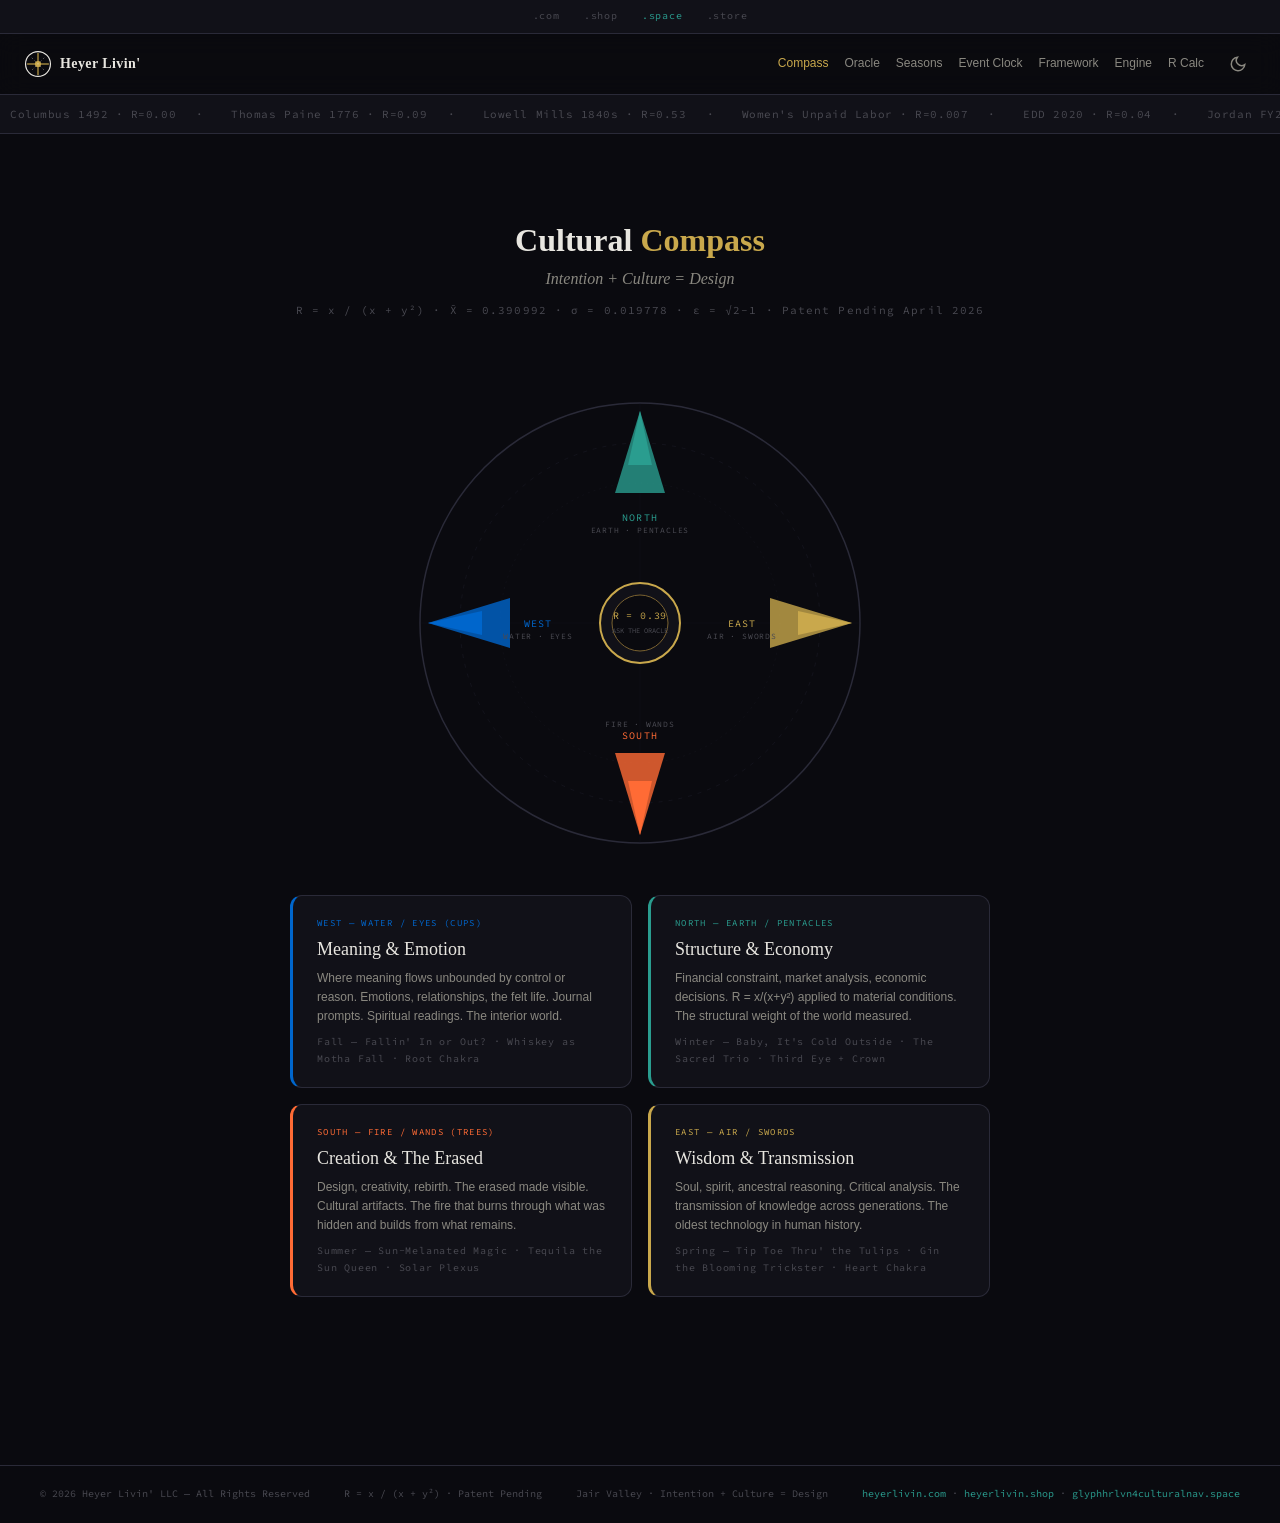
<file: index.html>
<!DOCTYPE html>
<html lang="en" data-theme="dark">
<head>
<meta charset="UTF-8"/>
<meta name="viewport" content="width=device-width, initial-scale=1.0"/>
<title>TRANSMISSION — Cultural Compass | Heyer Livin'</title>
<meta name="description" content="Structural constraint infrastructure. One formula. Every domain. 534 years. R = x/(x+y²). Cultural Compass, Oracle, Seasonal Guides, 35-Domain Engine."/>
<meta property="og:title" content="TRANSMISSION | Heyer Livin LLC"/>
<meta property="og:description" content="System and Method for Detecting, Quantifying, and Classifying Structural Constraint in Empirical Distributions"/>
<meta property="og:type" content="website"/>
<meta property="og:url" content="https://glyphhrlvn4culturalnav.space"/>
<link href="https://api.fontshare.com/v2/css?f[]=boska@400,500,700&f[]=satoshi@300,400,500,700&display=swap" rel="stylesheet"/>
<link rel="preconnect" href="https://fonts.googleapis.com"/>
<link rel="preconnect" href="https://fonts.gstatic.com" crossorigin/>
<link href="https://fonts.googleapis.com/css2?family=Source+Code+Pro:wght@400;500&display=swap" rel="stylesheet"/>
<style>
/* ═══════════════════════════════════════════════════════════════
   HEYER LIVIN' DESIGN SYSTEM — MERGED
   Source: style.css (heyerlivin.com) + GLYPH_DICTIONARY.html
   Colors: #0a0a0f, #c9a84c, #2a9d8f, #c94040
   Fonts: Boska (display), Satoshi (body), Source Code Pro (mono)
   ═══════════════════════════════════════════════════════════════ */
:root,[data-theme="dark"]{
  --bg:#0a0a0f;--surface:#111118;--surface2:#16161f;--surface-off:#1a1a24;
  --border:#2a2a38;--divider:#22222e;
  --text:#e8e6e0;--text-m:#8a8880;--text-f:#4a4a52;--text-inv:#0a0a0f;
  --gold:#c9a84c;--gold-d:#7a6230;--gold-g:rgba(201,168,76,.15);--gold-h:#e0bc6a;
  --teal:#2a9d8f;--teal-d:#1a6058;--teal-g:rgba(42,157,143,.12);
  --red:#c94040;--red-d:#7a2828;--red-g:rgba(201,64,64,.12);
  --blue:#0066CC;--blue-g:rgba(0,102,204,.12);
  --fire:#FF6B35;--fire-g:rgba(255,107,53,.12);
  --font-d:'Boska','Georgia',serif;--font-b:'Satoshi','Inter',sans-serif;--font-m:'Source Code Pro','Courier New',monospace;
  --tr:200ms cubic-bezier(.16,1,.3,1);
  --west:#0066CC;--north:#2a9d8f;--south:#FF6B35;--east:#c9a84c;
  --rad-sm:6px;--rad-md:8px;--rad-lg:12px;--rad-xl:16px;
  --shadow-sm:0 1px 2px rgba(0,0,0,.3);--shadow-md:0 4px 16px rgba(0,0,0,.4);
  --content-w:1200px;--content-n:680px;
}
[data-theme="light"]{
  --bg:#f5f2eb;--surface:#faf8f3;--surface2:#fff;--surface-off:#ede9e0;
  --border:#d8d3c8;--divider:#e4e0d8;
  --text:#1a1814;--text-m:#6a6860;--text-f:#b0aca4;--text-inv:#f5f2eb;
  --gold:#a07830;--gold-d:#c9a84c;--gold-g:rgba(160,120,48,.1);--gold-h:#7a5820;
  --teal:#1a7a6e;--teal-g:rgba(26,122,110,.1);
  --red:#a83030;--red-g:rgba(168,48,48,.1);
  --blue:#3a6ab0;--blue-g:rgba(58,106,176,.1);
  --fire:#d45a2a;--fire-g:rgba(212,90,42,.1);
}
*,*::before,*::after{box-sizing:border-box;margin:0;padding:0}
html{-webkit-font-smoothing:antialiased;scroll-behavior:smooth}
body{min-height:100dvh;font-family:var(--font-b);font-size:16px;color:var(--text);background:var(--bg);line-height:1.65;overflow-x:hidden}
h1,h2,h3,h4{font-family:var(--font-d);text-wrap:balance;line-height:1.15}
button{cursor:pointer;background:none;border:none;font:inherit;color:inherit}
a{color:inherit;text-decoration:none}
input,textarea,select{font:inherit;color:inherit;background:var(--surface);border:1px solid var(--border);border-radius:var(--rad-md);padding:10px 14px;width:100%}
input:focus,textarea:focus,select:focus{outline:none;border-color:var(--gold)}
select option{background:var(--surface);color:var(--text)}

/* ── PROP NAV (cross-site) ── */
.prop-nav{display:flex;justify-content:center;gap:24px;padding:8px;background:var(--surface);font-family:var(--font-m);font-size:10px;letter-spacing:.08em;border-bottom:1px solid var(--border)}
.prop-nav a{color:var(--text-f);transition:color var(--tr)}.prop-nav a:hover{color:var(--gold)}.prop-nav a.here{color:var(--teal)}

/* ── MAIN NAV ── */
.nav{position:sticky;top:0;z-index:100;display:flex;align-items:center;gap:16px;padding:12px 24px;background:color-mix(in oklab,var(--bg) 90%,transparent);backdrop-filter:blur(12px);border-bottom:1px solid var(--border)}
.nav-logo{display:flex;align-items:center;gap:8px;font-family:var(--font-d);font-size:14px;font-weight:600;letter-spacing:.03em;white-space:nowrap}
.nav-logo:hover{color:var(--gold)}
.nav-links{display:flex;gap:16px;margin-left:auto;font-size:12px;flex-wrap:wrap}
.nav-links a{color:var(--text-m);transition:color var(--tr);white-space:nowrap}
.nav-links a:hover,.nav-links a.active{color:var(--gold)}
.theme-btn{display:flex;align-items:center;justify-content:center;width:36px;height:36px;border-radius:var(--rad-md);color:var(--text-m);flex-shrink:0}
.theme-btn:hover{color:var(--gold);background:var(--surface)}

/* ── LAYOUT ── */
.app{max-width:var(--content-w);margin:0 auto;padding:0 24px}
.view{display:none;padding:40px 0 80px}.view.active{display:block}

/* ── HERO / COMPASS ── */
.compass-hero{text-align:center;padding:48px 0 32px}
.compass-hero h1{font-size:clamp(2rem,1rem+4vw,4.5rem);font-weight:700;margin-bottom:8px}
.compass-hero h1 span{color:var(--gold)}
.compass-hero .tagline{font-size:clamp(.9rem,.7rem+.8vw,1.2rem);color:var(--text-m);font-style:italic;font-family:var(--font-d);margin-bottom:8px}
.compass-hero .sub{font-family:var(--font-m);font-size:11px;color:var(--text-f);letter-spacing:.1em}

/* ── COMPASS SVG ── */
.compass-wrap{position:relative;width:min(480px,85vw);height:min(480px,85vw);margin:32px auto}
.compass-svg{width:100%;height:100%}
.compass-dir{cursor:pointer;transition:filter var(--tr)}.compass-dir:hover{filter:brightness(1.3)}

/* ── DIRECTION CARDS ── */
.dir-cards{display:grid;grid-template-columns:1fr 1fr;gap:16px;max-width:700px;margin:0 auto 48px}
.dir-card{padding:20px 24px;background:var(--surface);border:1px solid var(--border);border-radius:var(--rad-lg);cursor:pointer;transition:border-color var(--tr),transform var(--tr)}
.dir-card:hover{transform:translateY(-2px)}
.dir-card.west{border-left:3px solid var(--west)}.dir-card.west:hover{border-color:var(--west)}
.dir-card.north{border-left:3px solid var(--north)}.dir-card.north:hover{border-color:var(--north)}
.dir-card.south{border-left:3px solid var(--south)}.dir-card.south:hover{border-color:var(--south)}
.dir-card.east{border-left:3px solid var(--east)}.dir-card.east:hover{border-color:var(--east)}
.dir-card .dc-head{font-family:var(--font-m);font-size:9px;letter-spacing:.15em;text-transform:uppercase;margin-bottom:4px}
.dir-card.west .dc-head{color:var(--west)}.dir-card.north .dc-head{color:var(--north)}
.dir-card.south .dc-head{color:var(--south)}.dir-card.east .dc-head{color:var(--east)}
.dir-card .dc-title{font-family:var(--font-d);font-size:18px;margin-bottom:4px}
.dir-card .dc-desc{font-size:12px;color:var(--text-m);line-height:1.6}
.dir-card .dc-season{font-family:var(--font-m);font-size:10px;color:var(--text-f);margin-top:8px;letter-spacing:.08em}

/* ── ORACLE ── */
.oracle-header{text-align:center;padding:48px 0 24px}
.oracle-header h2{font-size:clamp(1.8rem,1rem+3vw,3rem);margin-bottom:8px}
.oracle-header .sub{color:var(--text-m);font-family:var(--font-d);font-style:italic}
.oracle-form{max-width:640px;margin:0 auto 32px;display:flex;flex-direction:column;gap:14px}
.oracle-form textarea{min-height:90px;resize:vertical;font-size:15px;line-height:1.6}
.oracle-form .form-row{display:flex;gap:12px;flex-wrap:wrap}
.oracle-form select{flex:1;min-width:140px}
.oracle-btn,.btn-gold{display:inline-flex;align-items:center;justify-content:center;gap:8px;padding:12px 28px;background:var(--gold);color:var(--text-inv);font-weight:600;border-radius:9999px;font-size:14px;transition:background var(--tr),transform var(--tr)}
.oracle-btn:hover,.btn-gold:hover{background:var(--gold-h);transform:translateY(-1px)}

/* ── READING OUTPUT ── */
.reading-card{max-width:700px;margin:0 auto;background:var(--surface);border:1px solid var(--border);border-radius:var(--rad-xl);overflow:hidden;animation:fadeUp .5s ease}
.reading-head{padding:20px 24px;border-bottom:1px solid var(--divider);display:flex;align-items:center;gap:14px}
.reading-dir-dot{width:12px;height:12px;border-radius:50%}
.reading-dir-dot.west{background:var(--west)}.reading-dir-dot.north{background:var(--north)}
.reading-dir-dot.south{background:var(--south)}.reading-dir-dot.east{background:var(--east)}
.reading-meta .rm-dir{font-family:var(--font-m);font-size:10px;letter-spacing:.12em;text-transform:uppercase}
.reading-meta .rm-type{font-size:12px;color:var(--text-m)}
.reading-body{padding:24px}
.reading-body h3{font-size:1.3rem;margin-bottom:14px;color:var(--gold)}
.reading-body p,.reading-body .content-block{color:var(--text-m);line-height:1.8;margin-bottom:14px;font-size:14px}
.reading-body .prompt-block{padding:14px 16px;background:var(--surface2);border-left:3px solid var(--gold);border-radius:0 var(--rad-md) var(--rad-md) 0;margin-top:14px;font-style:italic;color:var(--text-m);font-size:13px}
.reading-body .seasonal-block{padding:12px 16px;background:var(--teal-g);border:1px solid var(--teal-d);border-radius:var(--rad-md);margin-top:12px;font-size:12px;color:var(--teal)}
.reading-body .r-block{font-family:var(--font-m);font-size:12px;padding:10px 14px;background:var(--gold-g);border:1px solid var(--gold-d);border-radius:var(--rad-md);margin-top:12px;color:var(--gold)}

/* ── EVENT CLOCK ── */
.clock-header{text-align:center;padding:48px 0 24px}
.clock-header h2{font-size:clamp(1.8rem,1rem+3vw,3rem);margin-bottom:8px}
.clock-display{text-align:center;margin-bottom:36px}
.clock-time{font-family:var(--font-m);font-size:clamp(2rem,1rem+3vw,3.5rem);color:var(--gold);letter-spacing:.08em}
.clock-date{font-family:var(--font-m);font-size:12px;color:var(--text-m);margin-top:4px}
.clock-structural{font-family:var(--font-m);font-size:12px;color:var(--text-f);margin-top:8px}
.timeline{position:relative;max-width:700px;margin:0 auto;padding-left:28px}
.timeline::before{content:'';position:absolute;left:8px;top:0;bottom:0;width:2px;background:linear-gradient(to bottom,var(--red),var(--gold),var(--teal))}
.tl-ev{position:relative;margin-bottom:24px;padding:18px 20px;background:var(--surface);border:1px solid var(--border);border-radius:10px}
.tl-ev::before{content:'';position:absolute;left:-24px;top:22px;width:8px;height:8px;border-radius:50%;border:2px solid var(--gold);background:var(--bg)}
.tl-ev.sub::before{border-color:var(--red)}.tl-ev.dom::before{border-color:var(--teal)}.tl-ev.str::before{border-color:var(--gold)}
.tl-meta{display:flex;gap:10px;align-items:center;margin-bottom:6px;flex-wrap:wrap}
.tl-year{font-family:var(--font-m);font-size:10px;color:var(--text-f);letter-spacing:.08em}
.tl-zone{font-family:var(--font-m);font-size:9px;letter-spacing:.1em;padding:2px 6px;border-radius:3px}
.tl-zone.sub-z{color:var(--red);background:var(--red-g)}.tl-zone.dom-z{color:var(--teal);background:var(--teal-g)}.tl-zone.str-z{color:var(--gold);background:var(--gold-g)}
.tl-title{font-family:var(--font-d);font-size:1rem;margin-bottom:3px}
.tl-r{font-family:var(--font-m);font-size:12px;color:var(--gold)}
.tl-desc{font-size:12px;color:var(--text-m);line-height:1.7;margin-top:6px}

/* ── CALCULATOR ── */
.calc-header{text-align:center;padding:48px 0 24px}
.calc-card{max-width:520px;margin:0 auto 32px;background:var(--surface);border:1px solid var(--border);border-radius:var(--rad-xl);padding:28px}
.calc-formula{text-align:center;font-family:var(--font-m);font-size:clamp(1.2rem,1rem+1.5vw,2rem);color:var(--gold);margin-bottom:20px;padding:14px;background:var(--gold-g);border:1px solid var(--gold-d);border-radius:10px}
.calc-inputs{display:grid;grid-template-columns:1fr 1fr;gap:14px;margin-bottom:18px}
.calc-field label{display:block;font-family:var(--font-m);font-size:10px;letter-spacing:.1em;color:var(--text-m);margin-bottom:4px;text-transform:uppercase}
.calc-field input{font-size:18px;text-align:center;font-family:var(--font-m)}
.calc-result{text-align:center;padding:20px;background:var(--surface2);border-radius:10px;border:1px solid var(--divider)}
.calc-r-val{font-family:var(--font-m);font-size:clamp(1.8rem,1rem+2.5vw,3rem);font-weight:700;margin-bottom:6px}
.calc-zone-label{font-family:var(--font-m);font-size:11px;letter-spacing:.1em;padding:3px 10px;border-radius:3px;display:inline-block}
.calc-bar{height:10px;background:var(--surface-off);border-radius:5px;margin-top:14px;overflow:hidden;position:relative}
.calc-bar-fill{height:100%;border-radius:5px;transition:width .6s cubic-bezier(.16,1,.3,1)}
.calc-bar-mark{position:absolute;top:-3px;width:2px;height:16px;background:var(--text-f);border-radius:1px;transition:left .6s}
.calc-context{max-width:520px;margin:0 auto;font-size:12px;color:var(--text-m);line-height:1.8;text-align:center}

/* ── SEASONAL VIEW ── */
.season-header{text-align:center;padding:48px 0 24px}
.season-tabs{display:flex;justify-content:center;gap:8px;margin-bottom:32px;flex-wrap:wrap}
.season-tab{padding:8px 20px;border:1px solid var(--border);border-radius:9999px;font-family:var(--font-m);font-size:11px;letter-spacing:.08em;color:var(--text-m);transition:all var(--tr)}
.season-tab:hover,.season-tab.active{border-color:var(--gold);color:var(--gold);background:var(--gold-g)}
.season-content{max-width:700px;margin:0 auto}
.season-content h3{font-size:1.4rem;margin-bottom:12px}
.season-content .spirit-guide{font-family:var(--font-m);font-size:11px;color:var(--gold);letter-spacing:.08em;margin-bottom:16px}
.season-content .vibe{font-size:14px;color:var(--text-m);line-height:1.8;margin-bottom:16px}
.season-content .astro{font-size:12px;color:var(--text-f);line-height:1.7;margin-bottom:12px}
.season-content .tarot-info{padding:12px 16px;background:var(--surface);border:1px solid var(--border);border-radius:var(--rad-md);font-size:12px;color:var(--text-m);margin-bottom:12px}
.season-content .produce-list{font-size:12px;color:var(--text-m);line-height:1.8;padding:14px 16px;background:var(--surface);border:1px solid var(--border);border-radius:var(--rad-md)}
.season-content .albums{font-size:11px;color:var(--text-f);line-height:1.8;margin-top:12px}

/* ── ENGINE (35-domain compute) ── */
.engine-header{text-align:center;padding:48px 0 24px}
.engine-tabs{display:flex;border-bottom:1px solid var(--border);font-family:var(--font-m);font-size:12px;margin-bottom:24px;flex-wrap:wrap}
.engine-tab{padding:12px 20px;cursor:pointer;color:var(--text-m);border-bottom:2px solid transparent;transition:all var(--tr)}
.engine-tab:hover{color:var(--text)}.engine-tab.active{color:var(--gold);border-bottom-color:var(--gold)}
.engine-panel{display:none;max-width:1000px;margin:0 auto}.engine-panel.active{display:block}
.compute-grid{display:grid;grid-template-columns:1fr 1fr;gap:24px}
.input-group{margin-bottom:14px}
.input-group label{display:block;font-family:var(--font-m);font-size:10px;letter-spacing:.1em;text-transform:uppercase;color:var(--teal);margin-bottom:6px}
.input-group input,.input-group select{font-family:var(--font-m);font-size:14px}
.btn-engine{padding:12px 24px;font-family:var(--font-m);font-size:13px;border:1px solid var(--gold);background:transparent;color:var(--gold);cursor:pointer;border-radius:var(--rad-sm);transition:all var(--tr);letter-spacing:.05em;width:100%;margin-top:8px}
.btn-engine:hover{background:var(--gold);color:var(--text-inv)}
.btn-engine.secondary{border-color:var(--teal);color:var(--teal)}.btn-engine.secondary:hover{background:var(--teal);color:var(--text-inv)}
.result-card-e{background:var(--surface);border:1px solid var(--border);border-radius:var(--rad-md);padding:28px;display:none}
.result-card-e.show{display:block}
.result-header-e{text-align:center;margin-bottom:20px}
.result-ratio-e{font-family:var(--font-m);font-size:clamp(2rem,1rem+3vw,3rem);font-weight:400;margin-bottom:4px}
.result-zone-e{font-family:var(--font-m);font-size:12px;letter-spacing:.15em;padding:6px 16px;display:inline-block;border-radius:3px}
.zone-SUBORDINATED{background:var(--red-g);color:var(--red);border:1px solid var(--red-d)}
.zone-STRUCTURAL{background:var(--teal-g);color:var(--teal);border:1px solid var(--teal-d)}
.zone-DOMINANT{background:var(--gold-g);color:var(--gold);border:1px solid var(--gold-d)}
.result-detail-e{display:grid;grid-template-columns:1fr 1fr;gap:12px;margin-top:20px}
.result-detail-e .item{padding:10px;background:var(--surface2);border-radius:var(--rad-sm)}
.result-detail-e .item .k{font-family:var(--font-m);font-size:10px;color:var(--teal);letter-spacing:.1em;text-transform:uppercase}
.result-detail-e .item .v{font-family:var(--font-m);font-size:13px;color:var(--text);margin-top:4px}
.event-json{background:var(--bg);border:1px solid var(--border);border-radius:var(--rad-sm);padding:14px;margin-top:14px;font-family:var(--font-m);font-size:11px;color:var(--text-m);max-height:300px;overflow-y:auto;white-space:pre-wrap;word-break:break-all;display:none}
.domain-table{width:100%;border-collapse:collapse;font-size:13px}
.domain-table th{font-family:var(--font-m);font-size:10px;letter-spacing:.1em;text-transform:uppercase;color:var(--teal);padding:10px 8px;text-align:left;border-bottom:1px solid var(--border)}
.domain-table td{padding:8px;border-bottom:1px solid var(--border)}
.domain-table tr{cursor:pointer;transition:background var(--tr)}.domain-table tr:hover{background:var(--surface2)}
.domain-badge{font-family:var(--font-m);font-size:10px;padding:2px 6px;border-radius:3px;letter-spacing:.05em}
.event-list-item{background:var(--surface);border:1px solid var(--border);border-radius:var(--rad-md);padding:16px;margin-bottom:12px}
.event-list-item pre{font-family:var(--font-m);font-size:10px;color:var(--text-m);max-height:180px;overflow:auto;white-space:pre-wrap}

/* ── TICKER ── */
.ticker-wrap{overflow:hidden;background:var(--surface);border-bottom:1px solid var(--border);padding:10px 0;white-space:nowrap;font-family:var(--font-m);font-size:11px;color:var(--text-f);letter-spacing:.05em}
.ticker-track{display:inline-block;animation:tickScroll 40s linear infinite}
.ticker-track span{padding:0 10px}
@keyframes tickScroll{0%{transform:translateX(0)}100%{transform:translateX(-50%)}}

/* ── FRAMEWORK SECTION ── */
.section{padding:80px 24px}
.section-inner{max-width:var(--content-w);margin:0 auto}
.section-label{font-family:var(--font-m);font-size:11px;letter-spacing:.15em;text-transform:uppercase;color:var(--teal);margin-bottom:16px}
.section-heading{font-size:clamp(1.8rem,1rem+3vw,3rem);margin-bottom:16px}
.section-intro{font-size:clamp(.9rem,.8rem+.5vw,1.1rem);color:var(--text-m);line-height:1.8;max-width:700px;margin-bottom:40px}
.formula-card{background:var(--surface);border:1px solid var(--border);border-radius:var(--rad-xl);padding:32px;margin-bottom:40px;text-align:center}
.formula-display{font-family:var(--font-m);font-size:clamp(1.5rem,1rem+2vw,2.5rem);color:var(--gold);display:flex;align-items:center;justify-content:center;gap:12px;margin-bottom:20px}
.fc-fraction{display:flex;flex-direction:column;align-items:center;gap:2px}.fc-line{width:100%;height:2px;background:var(--gold)}
.formula-vars{display:grid;grid-template-columns:repeat(3,1fr);gap:16px;font-size:12px;color:var(--text-m)}
.fv-item{text-align:center}.fv-var{font-family:var(--font-m);color:var(--gold);font-weight:600;display:block;margin-bottom:4px}
.zones-grid{display:grid;grid-template-columns:repeat(3,1fr);gap:16px;margin-bottom:32px}
.zone-card{padding:20px;border-radius:var(--rad-lg);border:1px solid var(--border)}
.zc-sub{background:var(--red-g);border-color:var(--red-d)}.zc-str{background:var(--teal-g);border-color:var(--teal-d)}.zc-dom{background:var(--gold-g);border-color:var(--gold-d)}
.zc-badge{font-family:var(--font-m);font-size:10px;letter-spacing:.12em;margin-bottom:4px}
.zc-sub .zc-badge{color:var(--red)}.zc-str .zc-badge{color:var(--teal)}.zc-dom .zc-badge{color:var(--gold)}
.zc-range{font-family:var(--font-m);font-size:12px;color:var(--text-f);margin-bottom:10px}
.zone-card p{font-size:13px;color:var(--text-m);line-height:1.7;margin-bottom:8px}
.zc-examples{font-family:var(--font-m);font-size:10px;color:var(--text-f)}
.attractor-note{display:flex;gap:16px;align-items:flex-start;padding:20px;background:var(--gold-g);border:1px solid var(--gold-d);border-radius:var(--rad-lg)}
.an-icon{font-size:24px;color:var(--gold);flex-shrink:0}
.an-text{font-size:13px;color:var(--text-m);line-height:1.7}.an-text strong{color:var(--gold)}

/* ── FOOTER ── */
.footer{border-top:1px solid var(--border);padding:20px 24px;margin-top:40px}
.footer-inner{max-width:var(--content-w);margin:0 auto;display:flex;justify-content:space-between;flex-wrap:wrap;gap:12px;font-size:10px;color:var(--text-f);font-family:var(--font-m)}
.footer-inner a{color:var(--teal)}

@keyframes fadeUp{from{opacity:0;transform:translateY(16px)}to{opacity:1;transform:none}}
.fade-in{animation:fadeUp .5s ease}

@media(max-width:768px){
  .nav-links{display:none}.dir-cards{grid-template-columns:1fr}
  .calc-inputs{grid-template-columns:1fr}.form-row{flex-direction:column}
  .compute-grid{grid-template-columns:1fr}.zones-grid{grid-template-columns:1fr}
  .formula-vars{grid-template-columns:1fr}.result-detail-e{grid-template-columns:1fr}
}

/* ── MOBILE NAV TOGGLE ── */
.nav-toggle{display:none;width:36px;height:36px;border-radius:var(--rad-md);align-items:center;justify-content:center;color:var(--text-m)}
@media(max-width:768px){.nav-toggle{display:flex}.nav-links.open{display:flex;position:absolute;top:100%;left:0;right:0;flex-direction:column;background:var(--bg);border-bottom:1px solid var(--border);padding:12px 24px;gap:12px}}
</style>
</head>
<body>

<!-- PROP NAV -->
<div class="prop-nav">
  <a href="https://heyerlivin.com">.com</a>
  <a href="https://heyerlivin.shop">.shop</a>
  <a class="here" href="#">.space</a>
  <a href="https://heyerlivin.store">.store</a>
</div>

<!-- NAV -->
<nav class="nav">
  <a href="#" class="nav-logo" onclick="showView('compass')">
    <svg width="28" height="28" viewBox="0 0 36 36" fill="none">
      <circle cx="18" cy="18" r="16" stroke="currentColor" stroke-width="1.5"/>
      <path d="M18 4L18 32" stroke="var(--gold)" stroke-width="1.5"/>
      <path d="M4 18L32 18" stroke="var(--gold)" stroke-width="1.5"/>
      <circle cx="18" cy="18" r="4" fill="var(--gold)"/>
      <path d="M10 10L26 26" stroke="currentColor" stroke-width="1" stroke-dasharray="2 3" opacity=".5"/>
      <path d="M26 10L10 26" stroke="currentColor" stroke-width="1" stroke-dasharray="2 3" opacity=".5"/>
    </svg>
    <span>Heyer Livin'</span>
  </a>
  <button class="nav-toggle" onclick="document.querySelector('.nav-links').classList.toggle('open')" aria-label="Menu">
    <svg width="18" height="18" viewBox="0 0 24 24" fill="none" stroke="currentColor" stroke-width="2"><path d="M3 12h18M3 6h18M3 18h18"/></svg>
  </button>
  <div class="nav-links">
    <a href="#" onclick="showView('compass')" class="active" id="nav-compass">Compass</a>
    <a href="#" onclick="showView('oracle')" id="nav-oracle">Oracle</a>
    <a href="#" onclick="showView('seasonal')" id="nav-seasonal">Seasons</a>
    <a href="#" onclick="showView('clock')" id="nav-clock">Event Clock</a>
    <a href="#" onclick="showView('framework')" id="nav-framework">Framework</a>
    <a href="#" onclick="showView('engine')" id="nav-engine">Engine</a>
    <a href="#" onclick="showView('calc')" id="nav-calc">R Calc</a>
  </div>
  <button class="theme-btn" onclick="toggleTheme()" aria-label="Toggle theme">
    <svg id="theme-icon" width="18" height="18" viewBox="0 0 24 24" fill="none" stroke="currentColor" stroke-width="2"><path d="M21 12.79A9 9 0 1 1 11.21 3 7 7 0 0 0 21 12.79z"/></svg>
  </button>
</nav>

<!-- TICKER -->
<div class="ticker-wrap">
  <div class="ticker-track">
    <span>Columbus 1492 · R=0.00</span><span>·</span>
    <span>Thomas Paine 1776 · R=0.09</span><span>·</span>
    <span>Lowell Mills 1840s · R=0.53</span><span>·</span>
    <span>Women's Unpaid Labor · R=0.007</span><span>·</span>
    <span>EDD 2020 · R=0.04</span><span>·</span>
    <span>Jordan FY2018 · R=0.09</span><span>·</span>
    <span>Jordan $100M · R=0.87</span><span>·</span>
    <span>Wicked "Wonderful" · R=0.27</span><span>·</span>
    <span>Laura Fernández 2026 · R=0.65</span><span>·</span>
    <span>Target DEI 2025 · R=0.68</span><span>·</span>
    <span>X̄ = 0.390992 · σ = 0.019778</span><span>·</span>
    <span>Columbus 1492 · R=0.00</span><span>·</span>
    <span>Thomas Paine 1776 · R=0.09</span><span>·</span>
    <span>Lowell Mills 1840s · R=0.53</span><span>·</span>
    <span>Women's Unpaid Labor · R=0.007</span><span>·</span>
    <span>EDD 2020 · R=0.04</span><span>·</span>
    <span>Jordan FY2018 · R=0.09</span><span>·</span>
    <span>Jordan $100M · R=0.87</span><span>·</span>
    <span>Wicked "Wonderful" · R=0.27</span><span>·</span>
    <span>Laura Fernández 2026 · R=0.65</span><span>·</span>
    <span>Target DEI 2025 · R=0.68</span><span>·</span>
    <span>X̄ = 0.390992 · σ = 0.019778</span>
  </div>
</div>

<div class="app">

<!-- ════════ COMPASS VIEW ════════ -->
<div class="view active" id="view-compass">
  <div class="compass-hero">
    <h1>Cultural <span>Compass</span></h1>
    <p class="tagline">Intention + Culture = Design</p>
    <p class="sub">R = x / (x + y²) · X̄ = 0.390992 · σ = 0.019778 · ε = √2−1 · Patent Pending April 2026</p>
  </div>

  <div class="compass-wrap">
    <svg class="compass-svg" viewBox="0 0 480 480" fill="none">
      <circle cx="240" cy="240" r="220" stroke="var(--border)" stroke-width="1.5" fill="none"/>
      <circle cx="240" cy="240" r="180" stroke="var(--border)" stroke-width="1" fill="none" stroke-dasharray="4 6" opacity=".3"/>
      <circle cx="240" cy="240" r="140" stroke="var(--border)" stroke-width="1" fill="none" stroke-dasharray="2 4" opacity=".2"/>
      <line x1="240" y1="20" x2="240" y2="460" stroke="var(--border)" stroke-width=".5" opacity=".25"/>
      <line x1="20" y1="240" x2="460" y2="240" stroke="var(--border)" stroke-width=".5" opacity=".25"/>
      <g class="compass-dir" onclick="openDirection('north')">
        <polygon points="240,28 265,110 215,110" fill="var(--north)" opacity=".8"/>
        <polygon points="240,28 252,82 228,82" fill="var(--north)"/>
        <text x="240" y="138" text-anchor="middle" font-family="var(--font-m)" font-size="10" letter-spacing=".12em" fill="var(--north)">NORTH</text>
        <text x="240" y="150" text-anchor="middle" font-family="var(--font-m)" font-size="8" fill="var(--text-f)" letter-spacing=".1em">EARTH · PENTACLES</text>
      </g>
      <g class="compass-dir" onclick="openDirection('south')">
        <polygon points="240,452 215,370 265,370" fill="var(--south)" opacity=".8"/>
        <polygon points="240,452 228,398 252,398" fill="var(--south)"/>
        <text x="240" y="356" text-anchor="middle" font-family="var(--font-m)" font-size="10" letter-spacing=".12em" fill="var(--south)">SOUTH</text>
        <text x="240" y="344" text-anchor="middle" font-family="var(--font-m)" font-size="8" fill="var(--text-f)" letter-spacing=".1em">FIRE · WANDS</text>
      </g>
      <g class="compass-dir" onclick="openDirection('west')">
        <polygon points="28,240 110,215 110,265" fill="var(--west)" opacity=".8"/>
        <polygon points="28,240 82,228 82,252" fill="var(--west)"/>
        <text x="138" y="244" text-anchor="middle" font-family="var(--font-m)" font-size="10" letter-spacing=".12em" fill="var(--west)">WEST</text>
        <text x="138" y="256" text-anchor="middle" font-family="var(--font-m)" font-size="8" fill="var(--text-f)" letter-spacing=".1em">WATER · EYES</text>
      </g>
      <g class="compass-dir" onclick="openDirection('east')">
        <polygon points="452,240 370,265 370,215" fill="var(--east)" opacity=".8"/>
        <polygon points="452,240 398,252 398,228" fill="var(--east)"/>
        <text x="342" y="244" text-anchor="middle" font-family="var(--font-m)" font-size="10" letter-spacing=".12em" fill="var(--east)">EAST</text>
        <text x="342" y="256" text-anchor="middle" font-family="var(--font-m)" font-size="8" fill="var(--text-f)" letter-spacing=".1em">AIR · SWORDS</text>
      </g>
      <g class="compass-dir" onclick="showView('oracle')" style="cursor:pointer">
        <circle cx="240" cy="240" r="40" fill="var(--surface)" stroke="var(--gold)" stroke-width="2"/>
        <circle cx="240" cy="240" r="28" fill="var(--bg)" stroke="var(--gold-d)" stroke-width="1"/>
        <text x="240" y="236" text-anchor="middle" font-family="var(--font-m)" font-size="10" letter-spacing=".08em" fill="var(--gold)">R = 0.39</text>
        <text x="240" y="250" text-anchor="middle" font-family="var(--font-m)" font-size="7" fill="var(--text-f)">ASK THE ORACLE</text>
      </g>
    </svg>
  </div>

  <div class="dir-cards">
    <div class="dir-card west" onclick="openDirection('west')">
      <div class="dc-head">WEST — Water / Eyes (Cups)</div>
      <div class="dc-title">Meaning & Emotion</div>
      <div class="dc-desc">Where meaning flows unbounded by control or reason. Emotions, relationships, the felt life. Journal prompts. Spiritual readings. The interior world.</div>
      <div class="dc-season">Fall — Fallin' In or Out? · Whiskey as Motha Fall · Root Chakra</div>
    </div>
    <div class="dir-card north" onclick="openDirection('north')">
      <div class="dc-head">NORTH — Earth / Pentacles</div>
      <div class="dc-title">Structure & Economy</div>
      <div class="dc-desc">Financial constraint, market analysis, economic decisions. R = x/(x+y²) applied to material conditions. The structural weight of the world measured.</div>
      <div class="dc-season">Winter — Baby, It's Cold Outside · The Sacred Trio · Third Eye + Crown</div>
    </div>
    <div class="dir-card south" onclick="openDirection('south')">
      <div class="dc-head">SOUTH — Fire / Wands (Trees)</div>
      <div class="dc-title">Creation & The Erased</div>
      <div class="dc-desc">Design, creativity, rebirth. The erased made visible. Cultural artifacts. The fire that burns through what was hidden and builds from what remains.</div>
      <div class="dc-season">Summer — Sun-Melanated Magic · Tequila the Sun Queen · Solar Plexus</div>
    </div>
    <div class="dir-card east" onclick="openDirection('east')">
      <div class="dc-head">EAST — Air / Swords</div>
      <div class="dc-title">Wisdom & Transmission</div>
      <div class="dc-desc">Soul, spirit, ancestral reasoning. Critical analysis. The transmission of knowledge across generations. The oldest technology in human history.</div>
      <div class="dc-season">Spring — Tip Toe Thru' the Tulips · Gin the Blooming Trickster · Heart Chakra</div>
    </div>
  </div>
</div>

<!-- ════════ ORACLE VIEW ════════ -->
<div class="view" id="view-oracle">
  <div class="oracle-header">
    <h2>The Oracle</h2>
    <p class="sub">Choice Is Not Chance. Neither Is Silence.</p>
  </div>
  <div class="oracle-form">
    <textarea id="oracle-q" placeholder="What weighs on you? A question, a situation, a name, a number, a memory..."></textarea>
    <div class="form-row">
      <select id="oracle-type">
        <option value="auto">Auto-detect</option>
        <option value="reading">Spiritual Reading</option>
        <option value="journal">Journal Prompt</option>
        <option value="seasonal">Seasonal Guide</option>
        <option value="analysis">Critical Analysis</option>
      </select>
      <select id="oracle-dir">
        <option value="auto">Let the compass choose</option>
        <option value="west">West — Water / Eyes</option>
        <option value="north">North — Earth / Pentacles</option>
        <option value="south">South — Fire / Wands</option>
        <option value="east">East — Air / Swords</option>
      </select>
    </div>
    <button class="oracle-btn" onclick="castReading()">Cast the Compass</button>
  </div>
  <div id="oracle-result"></div>
</div>

<!-- ════════ SEASONAL VIEW ════════ -->
<div class="view" id="view-seasonal">
  <div class="season-header">
    <h2>The Rhythm of the Seasons</h2>
    <p style="color:var(--text-m);font-family:var(--font-d);font-style:italic;margin-top:8px">Each season guided by a spirit that personifies the energy of that time of year.</p>
  </div>
  <div class="season-tabs">
    <button class="season-tab active" onclick="showSeason('spring')">Spring</button>
    <button class="season-tab" onclick="showSeason('summer')">Summer</button>
    <button class="season-tab" onclick="showSeason('fall')">Fall</button>
    <button class="season-tab" onclick="showSeason('winter')">Winter</button>
  </div>
  <div class="season-content" id="season-content"></div>
</div>

<!-- ════════ EVENT CLOCK VIEW ════════ -->
<div class="view" id="view-clock">
  <div class="clock-header">
    <h2>The Event Clock</h2>
    <p style="color:var(--text-m);font-family:var(--font-d);font-style:italic;margin-top:8px">A live record of what is and what is known.</p>
  </div>
  <div class="clock-display">
    <div class="clock-time" id="live-clock">00:00:00</div>
    <div class="clock-date" id="live-date"></div>
    <div class="clock-structural" id="days-since"></div>
  </div>
  <div class="timeline" id="timeline-container"></div>
</div>

<!-- ════════ FRAMEWORK VIEW ════════ -->
<div class="view" id="view-framework">
  <div class="section-inner">
    <div class="section-label">The Framework</div>
    <h2 class="section-heading">One ruler for every system.</h2>
    <p class="section-intro">Existing statistical tests tell you <em>if</em> a distribution is non-random. This tells you <em>how much</em> structural force is shaping it — and it works the same way whether you're measuring a labor market, a parliament, a health system, or cultural knowledge loss.</p>
    <div class="formula-card">
      <div class="formula-display">
        <span style="color:var(--gold)">R</span>
        <span>=</span>
        <div class="fc-fraction">
          <div>x</div>
          <div class="fc-line"></div>
          <div>x + y²</div>
        </div>
      </div>
      <div class="formula-vars">
        <div class="fv-item"><span class="fv-var">x</span><span>The constrained group's access, share, or representation</span></div>
        <div class="fv-item"><span class="fv-var">y</span><span>The dominant group's share or hold</span></div>
        <div class="fv-item"><span class="fv-var">R</span><span>The structural constraint ratio — always between 0 and 1</span></div>
      </div>
    </div>
    <div class="zones-grid">
      <div class="zone-card zc-sub">
        <div class="zc-badge">SUBORDINATED</div>
        <div class="zc-range">R &lt; 0.30</div>
        <p>The constraint is total. The ratio barely registers. Not poverty — structural erasure. The fight hasn't started yet, or it was suppressed before it did.</p>
        <div class="zc-examples">Women's health R&D (R=0.05) · Gold Myth 1492 (R=0.00) · AI literacy gap (R=0.24)</div>
      </div>
      <div class="zone-card zc-str">
        <div class="zc-badge">STRUCTURAL</div>
        <div class="zc-range">R ≈ 0.30–0.50</div>
        <p>The convergence band. The fight is live. This is where movements begin, pamphlets circulate, women strike, communities boycott. The constraint is enforced but contestable.</p>
        <div class="zc-examples">Women in parliament (R=0.33) · Rural mental health (R=0.32) · Thomas Paine's era (R→0.39)</div>
      </div>
      <div class="zone-card zc-dom">
        <div class="zc-badge">DOMINANT</div>
        <div class="zc-range">R ≥ 0.50</div>
        <p>The constraint broke, or the constrained group found their floor. The dominant system starts losing revenue, votes, or legitimacy. Corrections here are often violent and fast.</p>
        <div class="zc-examples">Target boycott (R=0.68) · Laura Fernández (R=0.65) · Jordan $100M (R=0.87)</div>
      </div>
    </div>
    <div class="attractor-note">
      <div class="an-icon">◈</div>
      <div class="an-text">
        <strong>The 0.39 Attractor</strong> — The STRUCTURAL zone clusters near R ≈ 0.39 across every domain analyzed. 12 datasets, centuries apart, converge to X̄ = 0.390992, σ = 0.019778. This is the mathematical fingerprint of enforced equilibrium: enough access to maintain participation in the system, not enough to change it. The attractor is not a coincidence. It is a gravitational characteristic introduced by 3,000 years of religion, politics, and preference.
      </div>
    </div>
  </div>
</div>

<!-- ════════ ENGINE VIEW (35-Domain Compute) ════════ -->
<div class="view" id="view-engine">
  <div class="engine-header">
    <h2>TRANSMISSION Engine</h2>
    <p style="color:var(--text-m);font-family:var(--font-d);font-style:italic;margin-top:8px">Compute R, classify zones, generate schema-validated event records. 35 domains preloaded.</p>
  </div>
  <div class="engine-tabs">
    <div class="engine-tab active" onclick="showEnginePanel('e-compute')">Compute</div>
    <div class="engine-tab" onclick="showEnginePanel('e-domains')">35 Domains</div>
    <div class="engine-tab" onclick="showEnginePanel('e-records')">Records</div>
  </div>

  <div class="engine-panel active" id="e-compute">
    <div class="compute-grid">
      <div>
        <div class="input-group">
          <label>Domain</label>
          <select id="inp-domain" onchange="prefill()">
            <option value="">— Custom —</option>
            <option value="femtech">Women's Health / FemTech</option>
            <option value="ai_literacy">AI Literacy / Lower-Income Workers</option>
            <option value="higher_ed">Higher Education Access</option>
            <option value="oral_tradition">Oral Tradition / Cultural Transmission</option>
            <option value="political_rep">Women in Political Representation</option>
            <option value="mental_health">Mental Health Peer Support</option>
            <option value="repro_autonomy">Reproductive Autonomy / Labor Economics</option>
            <option value="gig_economy">Gig Economy / Platform Labor</option>
            <option value="loneliness">Loneliness / Social Belonging</option>
            <option value="family_planning">Family Planning Access (Global South)</option>
            <option value="hims_womens">HIMS Women's Health R&D Share</option>
            <option value="hims_telehealth">HIMS Telehealth Access Equity</option>
            <option value="hims_penetration">HIMS Subscriber Market Penetration</option>
          </select>
        </div>
        <div class="input-group"><label>x (constrained partition)</label><input type="number" id="inp-x" step="any" placeholder="e.g. 0.05"/></div>
        <div class="input-group"><label>x description</label><input type="text" id="inp-x-desc" placeholder="e.g. 5% R&D funding share"/></div>
        <div class="input-group"><label>y (dominant partition)</label><input type="number" id="inp-y" step="any" placeholder="e.g. 0.95"/></div>
        <div class="input-group"><label>y description</label><input type="text" id="inp-y-desc" placeholder="e.g. 95% default allocation"/></div>
        <div class="input-group"><label>Source identifier</label><input type="text" id="inp-source" placeholder="e.g. WHO-2025-report"/></div>
        <button class="btn-engine" onclick="engineCompute()">COMPUTE R</button>
        <button class="btn-engine secondary" onclick="exportRecord()">EXPORT EVENT RECORD</button>
      </div>
      <div>
        <div class="result-card-e" id="e-result">
          <div class="result-header-e">
            <div class="result-ratio-e" id="e-ratio">—</div>
            <div class="result-zone-e" id="e-zone">—</div>
          </div>
          <div class="result-detail-e">
            <div class="item"><div class="k">Formula</div><div class="v" id="e-formula">—</div></div>
            <div class="item"><div class="k">Zone</div><div class="v" id="e-zone-text">—</div></div>
            <div class="item"><div class="k">Distance from 0.39</div><div class="v" id="e-distance">—</div></div>
            <div class="item"><div class="k">Inside Band</div><div class="v" id="e-band">—</div></div>
          </div>
          <div class="event-json" id="e-json"></div>
        </div>
      </div>
    </div>
  </div>

  <div class="engine-panel" id="e-domains">
    <table class="domain-table">
      <thead><tr><th>Domain</th><th>x</th><th>y</th><th>R</th><th>Zone</th><th>Path</th></tr></thead>
      <tbody id="domain-tbody"></tbody>
    </table>
  </div>

  <div class="engine-panel" id="e-records">
    <div id="engine-event-list"><p style="color:var(--text-m)">No event records yet. Use the Compute tab to generate records.</p></div>
    <button class="btn-engine" onclick="exportAll()" style="max-width:300px;margin-top:16px">EXPORT ALL RECORDS</button>
  </div>
</div>

<!-- ════════ CALCULATOR VIEW ════════ -->
<div class="view" id="view-calc">
  <div class="calc-header">
    <h2>The Universal Ruler</h2>
    <p style="color:var(--text-m);font-family:var(--font-d);font-style:italic;margin-top:8px">One formula. Every domain. 534 years.</p>
  </div>
  <div class="calc-card">
    <div class="calc-formula">R = x / (x + y²)</div>
    <div class="calc-inputs">
      <div class="calc-field"><label>x — constrained share</label><input type="number" id="calc-x" value="5" step="any" min="0" oninput="calculate()"/></div>
      <div class="calc-field"><label>y — dominant share</label><input type="number" id="calc-y" value="95" step="any" min="0" oninput="calculate()"/></div>
    </div>
    <div class="calc-result">
      <div class="calc-r-val" id="calc-r-val">—</div>
      <div class="calc-zone-label" id="calc-zone-label">—</div>
      <div class="calc-bar">
        <div class="calc-bar-fill" id="calc-bar-fill" style="width:0%"></div>
        <div class="calc-bar-mark" id="calc-bar-mark" style="left:39%"></div>
      </div>
    </div>
  </div>
  <div class="calc-context" id="calc-context"></div>
</div>

</div><!-- end .app -->

<footer class="footer">
  <div class="footer-inner">
    <span>&copy; 2026 Heyer Livin' LLC — All Rights Reserved</span>
    <span>R = x / (x + y²) · Patent Pending</span>
    <span>Jair Valley · Intention + Culture = Design</span>
    <span>
      <a href="https://heyerlivin.com">heyerlivin.com</a> ·
      <a href="https://heyerlivin.shop">heyerlivin.shop</a> ·
      <a href="https://glyphhrlvn4culturalnav.space">glyphhrlvn4culturalnav.space</a>
    </span>
  </div>
</footer>

<script>
/* ═══════════════════════════════════════════════════════════
   TRANSMISSION — CULTURAL COMPASS — MERGED ENGINE
   All data sourced from project files.
   ═══════════════════════════════════════════════════════════ */

// ── THEME (from main.js) ──
let theme='dark';
function toggleTheme(){
  theme=theme==='dark'?'light':'dark';
  document.documentElement.setAttribute('data-theme',theme);
  document.getElementById('theme-icon').innerHTML=theme==='dark'
    ?'<path d="M21 12.79A9 9 0 1 1 11.21 3 7 7 0 0 0 21 12.79z"/>'
    :'<circle cx="12" cy="12" r="5"/><path d="M12 1v2M12 21v2M4.22 4.22l1.42 1.42M18.36 18.36l1.42 1.42M1 12h2M21 12h2M4.22 19.78l1.42-1.42M18.36 5.64l1.42-1.42"/>';
}

// ── VIEW SWITCHING ──
function showView(id){
  document.querySelectorAll('.view').forEach(v=>v.classList.remove('active'));
  document.getElementById('view-'+id).classList.add('active');
  document.querySelectorAll('.nav-links a').forEach(a=>a.classList.remove('active'));
  const n=document.getElementById('nav-'+id);if(n)n.classList.add('active');
  document.querySelector('.nav-links').classList.remove('open');
  if(id==='clock')startClock();
  if(id==='calc')calculate();
  if(id==='seasonal')showSeason(getCurrentSeason());
  if(id==='engine')populateDomains();
}
function openDirection(dir){showView('oracle');document.getElementById('oracle-dir').value=dir;document.getElementById('oracle-q').focus();}

// ══════════════════════════════════════════
// SEASONS DATA — sourced from 4 seasonal .docx files + Cultural Guide .docx
// ══════════════════════════════════════════
const seasons={
  spring:{
    title:'Tip Toe Thru\' the Tulips',
    spirit:'Gin the Blooming Trickster',
    motto:'Bloom, Curiosity & Fresh Starts',
    element:'Air (Swords)',tarot:'The Fool — fresh starts, innocence, leaps of faith',chakra:'Heart (love, openness)',
    numerology:'1 — New beginnings, seed-planting. 1 teaches us the power of the first step, imperfect but necessary.',
    manifestation:'Invite freshness. Begin boldly.',
    vibe:'Spring is tenderness with teeth. The season of sprouts, flirty breezes, new crushes, and awkward but brave beginnings. Everything is in bloom, even you, a little messy, a little vulnerable, but full of raw potential. Culturally, spring means renewal and curiosity. Farmers markets open again, patios fill with pastel drinks, wardrobes get lighter, and playlists lean sweet and airy. Spring is soft rebellion, a refusal to stay dormant.',
    astro:'Aries (March 21–April 19) bold beginnings, firestarter energy, impulsive action | Taurus (April 20–May 20) grounding, beauty, patience, sensory indulgence | Gemini (May 21–June 20) curiosity, communication, duality, playful chaos',
    ingredients:'Aries (Fire/Bold) → strawberry, blood orange, jalapeño, hibiscus, cayenne | Taurus (Earth/Beauty) → rose, vanilla, figs, lavender, basil | Gemini (Air/Curiosity) → lemon, lime, mint, rhubarb, mixed berries',
    produce:'Strawberries, Rhubarb, Apricots, Cherries, Kumquats, Blood oranges, Meyer lemons, Asparagus, Peas, Radishes, Artichokes, Fava beans, Mint, Chives, Dill, Tarragon, Violets, Pansies, Cherry blossoms, Lavender',
    goals:'Be bold without burning out (Aries). Ground beauty and patience (Taurus). Stay curious and communicative (Gemini). Plant roots for the year ahead.',
    marketRitual:'Write down what you want to root, what you want to grow, and what you want to bloom. Fold it and carry it through market day.',
    journal:'What sweetness do I resist in myself or my relationships? Where can I invite more ease and delight this season? How do I balance indulgence with grounding?',
    albums:'Solange — A Seat at the Table | Beyoncé — 4 | SZA — Ctrl | Lauryn Hill — Miseducation | Erykah Badu — Baduizm | Florence + The Machine — Lungs | Frank Ocean — Blonde | Amy Winehouse — Frank | Jhené Aiko — Trip | The Beatles — Revolver | Outkast — Speakerboxxx/The Love Below'
  },
  summer:{
    title:'Sun-Melanated Magic',
    spirit:'Tequila the Sun Queen',
    motto:'Heat, Self-Love & Movement',
    element:'Fire (Wands)',tarot:'3 of Cups — celebration, community, collaboration',chakra:'Solar Plexus (action, creativity)',
    numerology:'3 — Creativity, play, and expression. 3 teaches us that joy is sacred work. Creation itself is manifestation.',
    manifestation:'Shine unapologetically. Pour joy into everything.',
    vibe:'Summer is the boldest quarter of the year, hot, bright, youthful, and abundant. It\'s fling season, self-love season, festival season. A time for golden-hour produce, BBQ tables, dance floors, and sweat you don\'t apologize for. Summer\'s energy is radiant, confident, and magnetic, everything in excess, everything in color. Culturally, summer represents abundance and connection. It\'s cookouts that bring families together, carnivals that spill into the street, music festivals that become spiritual revivals.',
    astro:'Cancer (June 21–July 22) emotional roots, family gatherings, home as sanctuary | Leo (July 23–August 22) confidence, play, spotlight energy, sun-sign joy | Virgo (August 23–September 22) harvest, order, practical abundance',
    ingredients:'Cancer (Water/Homebody) → coconut, cucumber, melon, chamomile, honey | Leo (Fire/Spotlight) → pineapple, mango, passionfruit, chili, saffron | Virgo (Earth/Harvest) → apple, pear, fennel, ginger, thyme',
    produce:'Peaches, Nectarines, Watermelon, Cantaloupe, Strawberries, Blueberries, Raspberries, Blackberries, Figs, Mangoes, Plums, Tomatoes, Corn, Zucchini, Peppers, Eggplant, Basil, Cilantro, Rosemary, Thyme',
    goals:'Honor emotional roots and family (Cancer). Shine without apology (Leo). Harvest with precision (Virgo). Pour joy into everything you touch.',
    marketRitual:'Choose one piece of produce you have never cooked. Let it teach you something new about abundance.',
    journal:'What am I creating that celebrates who I am without apology? Where can I pour more joy into my daily rituals? How do I balance abundance with intentional sharing?',
    albums:'Beyoncé — Renaissance | Rihanna — ANTI | SZA — SOS | Summer Walker — Over It | Childish Gambino — Because the Internet | Lizzo — Cuz I Love You | Travis Scott — Astroworld | Wizkid — Made in Lagos | Doja Cat — Planet Her | Chaka Khan — Ain\'t Nobody | Anita Baker — Rapture'
  },
  fall:{
    title:'Fallin\' In or Out?',
    spirit:'Whiskey as Motha Fall',
    motto:'Harvest, Cuffing, Transformation',
    element:'Earth (Pentacles)',tarot:'Death — endings that create space for rebirth',chakra:'Root (stability, grounding)',
    numerology:'8 — Cycles, balance, power, karmic flow. 8 teaches that endings are not loss, but return — the loop always comes back around.',
    manifestation:'Let go. Transform what you keep.',
    vibe:'Fall is the great exhale. The heat of summer fades into cool nights, leaves let go, and the world reminds us that nothing blooms forever. This is the season of both cuffing and uncuffing, of harvest and release. It\'s nostalgic, grounding, and brutally honest: a time to honor cycles and prepare for change. Culturally, fall is ritual and reflection. It\'s back-to-school hustle, football games, sweaters, pumpkins, and kitchen tables heavy with food. In Black and brown traditions, it\'s family reunions, harvest festivals, homecomings, and Sunday dinners that stretch into the night. Fall teaches us that letting go is also sacred abundance.',
    astro:'Libra (Sept 23–Oct 22) → balance, harmony, relationships | Scorpio (Oct 23–Nov 21) → transformation, intensity, truth | Sagittarius (Nov 22–Dec 21) → exploration, expansion, wisdom',
    ingredients:'Libra (Air/Balance & Harmony) → grapes, plums, cinnamon, nutmeg, sage | Scorpio (Water/Depth & Transformation) → pomegranate, blackberries, star anise, clove, coffee | Sagittarius (Fire/Expansion & Spice) → persimmon, cranberries, cardamom, turmeric, peppercorn',
    produce:'Apples (all varieties), Pears, Persimmons, Pomegranates, Grapes, Cranberries, Figs, Quince, Asian pears, Pumpkins, Winter squash (butternut, acorn, delicata, kabocha), Sweet potatoes, Brussels sprouts, Cauliflower, Kale, Swiss chard, Beets, Turnips, Parsnips, Carrots, Leeks, Mushrooms, Sage, Rosemary, Thyme, Bay leaves, Walnuts, Pecans, Chestnuts, Pumpkin seeds',
    goals:'Seek balance (Libra). Transform fearlessly (Scorpio). Expand with intention (Sagittarius). Honor endings as beginnings. Preserve gratitude in ritual and food.',
    marketRitual:'Write down three things you are ready to release. Burn or bury the list after cooking your syrup, symbolizing transformation.',
    journal:'What do I need to release that no longer serves the life I am building? What harvest am I grateful for? What truth have I been avoiding?',
    albums:'Jay-Z — American Gangster, Reasonable Doubt | Kanye West — The College Dropout, 808s & Heartbreak, Yeezus | Drake — Nothing Was the Same, Take Care | Kendrick Lamar — To Pimp a Butterfly, DAMN. | J. Cole — 2014 Forest Hills Drive | Outkast — ATLiens | Beyoncé — Lemonade | Summer Walker — Clear 2: Soft Life EP | Mary J. Blige — My Life | Lauryn Hill — The Miseducation | D\'Angelo — Voodoo | Maxwell — BLACKsummers\'night | Frank Ocean — Channel Orange | Amy Winehouse — Back to Black | Anita Baker — Giving You the Best That I Got | Nina Simone — I Put a Spell on You | Miles Davis — Kind of Blue'
  },
  winter:{
    title:'Baby, It\'s Cold Outside',
    spirit:'The Sacred Trio: Rum, Whiskey & Mezcal',
    motto:'Holiday & B-Side',
    element:'Water (Eyes/Cups)',tarot:'The Hermit — solitude, inner wisdom, guidance from within',chakra:'Third Eye + Crown (insight, spirit connection)',
    numerology:'9 — Completion, endings, enlightenment. 9 teaches us that rest and reflection are part of the cycle — the finale before renewal.',
    manifestation:'Rest, dream, and align with vision.',
    vibe:'Winter is silence with purpose. It is the long night, the cool inhale, the season that slows everything down so you can listen. While the world turns festive with lights and songs, underneath lies the deeper truth: reflection, wisdom, and endings that prepare new beginnings. Culturally, winter is ritual and legacy. It\'s the holidays, the gatherings, the music that plays across generations. It\'s candlelit journaling, soups simmering for hours, and snow or rain that hushes the noise. For Black and brown families, it\'s the season of reunion and memory-making, a time when tradition becomes both shield and inheritance.',
    astro:'Capricorn (Dec 22–Jan 19) → ambition, discipline, structure | Aquarius (Jan 20–Feb 18) → innovation, vision, collective progress | Pisces (Feb 19–Mar 20) → intuition, compassion, dreamwork',
    ingredients:'Capricorn (Earth/Discipline & Legacy) → chestnut, walnut, rosemary, bay leaf, fig | Aquarius (Air/Vision & Innovation) → citrus (grapefruit, yuzu), eucalyptus, lemongrass, sage, juniper | Pisces (Water/Dreams & Compassion) → pear, plum, jasmine, blue pea flower, honey',
    produce:'Citrus (oranges, grapefruits, mandarins, clementines, tangerines), Meyer lemons, Blood oranges, Pomelos, Kumquats, Pears, Apples (storage), Pomegranates, Cranberries, Persimmons, Winter squash (butternut, acorn, kabocha), Sweet potatoes, Potatoes, Carrots, Beets, Turnips, Rutabagas, Parsnips, Celery root, Cabbage, Kale, Collard greens, Brussels sprouts, Leeks, Ginger, Rosemary, Thyme, Bay leaves, Sage, Chestnuts, Walnuts, Pecans, Hazelnuts',
    goals:'Ground ambition and structure (Capricorn). Vision new futures for the community (Aquarius). Rest into compassion and dreams (Pisces). Preserve both food and memory for what is ahead. Accept stillness as sacred labor.',
    marketRitual:'As you cook, write down one piece of wisdom you gained this year and one dream for the next. Seal both notes in a jar and open them next winter.',
    journal:'What foundation am I building in the silence? What question have I been avoiding all year? Who do I become when the world is not watching?',
    albums:'Holiday: Tamar Braxton — Winter Loversland | Ariana Grande — Christmas Kisses, Christmas & Chill | Whitney Houston — One Wish | Jackson 5 — Christmas Album | Stevie Wonder — Someday at Christmas | Mariah Carey — Merry Christmas | Destiny\'s Child — 8 Days of Christmas | Kirk Franklin — Christmas || B-Side: Jay-Z — 4:44, The Black Album | Kanye West — Late Registration | Drake — If You\'re Reading This It\'s Too Late | Outkast — Aquemini | Anita Baker — Compositions, Songstress | Nina Simone — Silk & Soul | Etta James — At Last! | BB King — Live at the Regal | Maxwell — Embrya | Alicia Keys — Songs in A Minor | Adele — 21, 30 | Frank Ocean — nostalgia, ULTRA | Fleetwood Mac — Rumours | Dolly Parton — Coat of Many Colors'
  }
};

function getCurrentSeason(){const m=new Date().getMonth();if(m>=2&&m<=4)return'spring';if(m>=5&&m<=7)return'summer';if(m>=8&&m<=10)return'fall';return'winter';}

function showSeason(s){
  document.querySelectorAll('.season-tab').forEach(t=>{t.classList.remove('active');if(t.textContent.toLowerCase()===s)t.classList.add('active')});
  const d=seasons[s];
  document.getElementById('season-content').innerHTML=`
    <h3>${d.title}</h3>
    <div class="spirit-guide">Spirit Guide: ${d.spirit} — "${d.motto}"</div>
    <div class="vibe">${d.vibe}</div>
    <div class="tarot-info">
      <strong>Element:</strong> ${d.element}<br>
      <strong>Tarot:</strong> ${d.tarot}<br>
      <strong>Chakra:</strong> ${d.chakra}<br>
      <strong>Numerology:</strong> ${d.numerology}<br>
      <strong>Manifestation:</strong> ${d.manifestation}
    </div>
    <div class="astro">${d.astro}</div>
    <div class="tarot-info"><strong>Seasonal Goals:</strong><br>${d.goals||''}</div>
    <div class="tarot-info"><strong>Ingredient Variations:</strong><br>${d.ingredients}</div>
    <div class="produce-list"><strong>Market Produce:</strong> ${d.produce}</div>
    ${d.marketRitual?`<div style="padding:14px 16px;background:var(--surface2);border-left:3px solid var(--teal);border-radius:0 var(--rad-md) var(--rad-md) 0;margin-top:14px;font-style:italic;color:var(--text-m);font-size:13px"><strong>Market Ritual:</strong> ${d.marketRitual}</div>`:''}
    <div style="padding:14px 16px;background:var(--surface2);border-left:3px solid var(--gold);border-radius:0 var(--rad-md) var(--rad-md) 0;margin-top:14px;font-style:italic;color:var(--text-m);font-size:13px">
      <strong>Journal Prompts:</strong> ${d.journal}
    </div>
    <div class="albums"><strong>Season Soundtrack:</strong> ${d.albums}</div>
  `;
}

// ══════════════════════════════════════════
// EVENT DATA — sourced from index.html events + CLAUDE.md convergence proof
// ══════════════════════════════════════════
const events=[
  {year:'1492',title:'Columbus / Gold Myth',r:0.0000,zone:'sub',desc:'Caribbean. x = indigenous wealth returned = 0%. y = colonial extraction = 100%. The Taíno population of Hispaniola: 250,000–500,000 in 1492. By 1550: fewer than 500. 22 islands named in one week. Zero indigenous languages learned.'},
  {year:'1776',title:'Thomas Paine — Common Sense',r:0.0926,zone:'sub',desc:'500,000 copies in 3 months to a population under 3 million. 47 pages. Plain English. Designed to be read aloud. It moved the political consciousness ratio from SUBORDINATED toward STRUCTURAL in under 90 days.'},
  {year:'1840s',title:'Lowell Mills / Daughters of Freedmen',r:0.5263,zone:'dom',desc:'Women\'s wage: 40–50¢ per male dollar. The first US industrial labor force was young women from farms. The daughters of freed people entered the same markets with zero legal protection.'},
  {year:'Ongoing',title:'Women\'s Unpaid Labor',r:0.0069,zone:'sub',desc:'$10.8 trillion in unpaid care work annually (ILO). Women perform 75% of it. Paid 0% of market rate. R = 0.007. The shitty diaper as commission is not hyperbole. It is the ratio.'},
  {year:'2003/2024',title:'Wicked — "Wonderful"',r:0.2656,zone:'sub',desc:'The Wizard admits he has no power — only the appearance of it. 100M+ people have seen Wicked. The song reaches roughly 1 in 5 as structural critique.'},
  {year:'FY2018',title:'Jordan Brand Revenue Anomaly',r:0.0864,zone:'sub',desc:'The only revenue decline in 7 years: FY2017 $3.1B → FY2018 $2.9B (−6.5%). Nike over-distributed Jordan to outlet stores. When the dominant system over-asserts y, the ratio corrects.'},
  {year:'2020',title:'EDD Unemployment Spike',r:0.0406,zone:'sub',desc:'California lost 2.7M jobs in 8 weeks. The workers who lost jobs first and recovered last were already SUBORDINATED. The pandemic removed the camouflage. Structural floor: 0.3834.'},
  {year:'2020',title:'Jordan $100M Commitment',r:0.8654,zone:'dom',desc:'After George Floyd\'s murder, Michael Jordan pledged $100M over 10 years. NAACP LDF, Formerly Incarcerated People\'s Movement, Black Voters Matter. The brand\'s value IS the community\'s pain aestheticized.'},
  {year:'2024',title:'Harris vs Trump — Electoral Ceiling',r:0.4300,zone:'str',desc:'55% voted against the only representation of a "mother" president. The Electoral College partitioned the distribution. Costa Rica\'s Laura Fernández won 48.53% first round, 69.22% turnout. Same archetype, different partition rules.'},
  {year:'2026',title:'Laura Fernández — Costa Rica',r:0.6469,zone:'dom',desc:'48.53% first-round victory. 69.22% turnout — up 9.25 points from 2022. First single-party legislative majority since 1990.'},
  {year:'2024–25',title:'Target DEI Rollback',r:0.6791,zone:'dom',desc:'$15.7 billion in market value wiped in a single day. CEO resigned August 2025. Operating income −19.4% Q2 2025. Costco, which maintained DEI, saw +5.2% foot traffic the same period.'},
];

function renderTimeline(){
  document.getElementById('timeline-container').innerHTML=events.map(e=>{
    const zc=e.zone==='sub'?'sub-z':e.zone==='dom'?'dom-z':'str-z';
    const zl=e.zone==='sub'?'SUBORDINATED':e.zone==='dom'?'DOMINANT':'STRUCTURAL';
    return`<div class="tl-ev ${e.zone} fade-in"><div class="tl-meta"><span class="tl-year">${e.year}</span><span class="tl-zone ${zc}">${zl}</span></div><div class="tl-title">${e.title}</div><div class="tl-r">R = ${e.r.toFixed(4)}</div><div class="tl-desc">${e.desc}</div></div>`;
  }).join('');
}
renderTimeline();

// ── LIVE CLOCK ──
let clockInterval;
function startClock(){
  if(clockInterval)clearInterval(clockInterval);
  function tick(){
    const now=new Date();
    document.getElementById('live-clock').textContent=now.toLocaleTimeString('en-US',{hour12:false});
    document.getElementById('live-date').textContent=now.toLocaleDateString('en-US',{weekday:'long',year:'numeric',month:'long',day:'numeric'});
    const columbus=new Date(1492,9,12);
    const days=Math.floor((now-columbus)/(864e5));
    document.getElementById('days-since').textContent='Structural time since Columbus 1492: '+days.toLocaleString()+' days · X̄ = 0.390992 · ε = √2−1';
  }
  tick();clockInterval=setInterval(tick,1000);
}

// ── R CALCULATOR ──
function calculate(){
  const x=parseFloat(document.getElementById('calc-x').value)||0;
  const y=parseFloat(document.getElementById('calc-y').value)||0;
  const denom=x+y*y;const R=denom===0?0:x/denom;
  document.getElementById('calc-r-val').textContent=R.toFixed(4);
  document.getElementById('calc-r-val').style.color=R<.3?'var(--red)':R<.5?'var(--gold)':'var(--teal)';
  const zone=R<.3?'SUBORDINATED':R<.5?'STRUCTURAL':'DOMINANT';
  const zEl=document.getElementById('calc-zone-label');
  zEl.textContent=zone;
  zEl.style.color=R<.3?'var(--red)':R<.5?'var(--gold)':'var(--teal)';
  zEl.style.background=R<.3?'var(--red-g)':R<.5?'var(--gold-g)':'var(--teal-g)';
  const pct=Math.min(R*100,100);
  const fill=document.getElementById('calc-bar-fill');
  fill.style.width=pct+'%';
  fill.style.background=R<.3?'linear-gradient(90deg,var(--red-d),var(--red))':R<.5?'linear-gradient(90deg,var(--gold-d),var(--gold))':'linear-gradient(90deg,var(--teal-d),var(--teal))';
  let ctx='';
  if(R<.3)ctx='SUBORDINATED: The constraint is total. The group is sealed below the threshold of contestability. The Ghost Economy.';
  else if(R<.5)ctx='STRUCTURAL: The convergence band. The fight is live. The constraint is enforced but contestable. Movements begin here. R ≈ 0.39 is the attractor.';
  else ctx='DOMINANT: The constraint broke, or the constrained group found their floor. Corrections here are fast and measurable.';
  document.getElementById('calc-context').textContent=ctx;
}

// ══════════════════════════════════════════
// ORACLE — readings sourced from Cultural Guide + seasonal docs + index.html
// ══════════════════════════════════════════
const oracleData={
  west:{
    readings:[
      'To preserve is to extend life. A peach doesn\'t end when it\'s ripe, add sugar, intention, and care, and it becomes syrup for spritzers, jam for bread, or a cocktail base that sparks a story. Preservation is sustainability, but it\'s also elevation. Taking what might fade and giving it new purpose.',
      'Fall is the great exhale. The heat of summer fades into cool nights, leaves let go, and the world reminds us that nothing blooms forever. This is the season of both cuffing and uncuffing, of harvest and release. It is nostalgic, grounding, and brutally honest: a time to honor cycles and prepare for change.',
      'What sweetness do you resist in yourself or your relationships? Where can you invite more ease and delight this season? How do you balance indulgence with grounding? The water of the West flows where meaning lives, unbounded by control or reason.'
    ],
    journals:['What sweetness do I resist in myself or my relationships?','Where can I invite more ease and delight this season?','How do I balance indulgence with grounding?','What do I need to release that no longer serves the life I am building?','What truth have I been avoiding?']
  },
  north:{
    readings:[
      'The financial constraint you experience is structural. R = x/(x+y²) applies to your bank account the same way it applies to civilization: the constrained share divided by the constrained share plus the dominant share squared. The squaring is the mechanism. The dominant position compounds while the constrained position stays linear.',
      'Target lost $15.7 billion in a single day because the structural constraint ratio inverted, the constrained group\'s purchasing power exceeded the company\'s ability to ignore it. The earth remembers who planted what. R = 0.6791.',
      'Every market correction is a structural constraint event. The dominant system over-extracts, the constrained share appears to shrink, but the actual demand does not disappear, it goes underground. Ghost markets. $360B in women\'s health. The money is not missing. It is unmeasured.'
    ],
    journals:['What foundation am I building in the silence?','What question have I been avoiding all year?','Who do I become when the world is not watching?','What is the R value of my current position in this system?']
  },
  south:{
    readings:[
      'Summer is the boldest quarter of the year, hot, bright, youthful, and abundant. It\'s fling season, self-love season, festival season. Joy is sacred work. Creation itself is manifestation. The numerology is 3: creativity, play, and expression.',
      'Every billion-dollar market gap in the research has the same root cause: the systematic erasure of human transmission. Women\'s health knowledge replaced by research that excluded women. Community mental health replaced by apps optimizing for engagement. Cultural knowledge replaced by content feeds. Family memory replaced by photo dumps.',
      'This is more than a bartending guide. It\'s a cultural guide, a way to preserve flavor, elevate the ordinary, and manifest joy through creation. A book to keep on the kitchen counter, stained with syrup rings and marked with playlists. For solo rituals and for loud dinners with too many cousins.'
    ],
    journals:['What am I creating that celebrates who I am without apology?','Where can I pour more joy into my daily rituals?','How do I balance abundance with intentional sharing?','How do I balance my inner fire with patience and purpose?']
  },
  east:{
    readings:[
      'Spring is tenderness with teeth. The season of sprouts, flirty breezes, new crushes, and awkward but brave beginnings. The element is Air (Swords), clarity, curiosity, breath, mental awakening. The Fool card, fresh starts, innocence, leaps of faith.',
      'TRANSMISSION is not a new technology. It is the oldest technology in human history, and the non-living, the screens, the bots, the algorithms, have no answer for a framework that measures what they erase. Voice-native, not text-first. A grandmother\'s recipe is worth more spoken in her voice than written in any app.',
      'The product that breaks structural constraint doesn\'t need to be sophisticated. It needs to be understood. Thomas Paine wrote 47 pages in plain English, designed to be read aloud. 500,000 copies in 3 months to a population under 3 million. R = 0.0926 moving toward STRUCTURAL in under 90 days.'
    ],
    journals:['What do you want to root, what do you want to grow, and what do you want to bloom?','Where do I need more balance, sweetness or savor, in my life?','What roots or traditions nourish me as I grow into new directions?','How can I let my creativity unfold while staying grounded?']
  }
};

function detectDirection(text){
  const t=text.toLowerCase();
  const sc={west:0,north:0,south:0,east:0};
  ['feel','emotion','love','heart','relationship','sad','happy','water','cup','eye','family','mother','care','heal','grief','release','let go','harvest','fall'].forEach(w=>{if(t.includes(w))sc.west+=2});
  ['money','market','job','work','economy','financial','rent','wage','price','invest','stock','business','tax','income','budget','debt','target','boycott','earth','pentacle','winter'].forEach(w=>{if(t.includes(w))sc.north+=2});
  ['create','design','art','build','make','write','fire','wand','tree','culture','erased','burn','rebirth','cook','recipe','syrup','summer','joy'].forEach(w=>{if(t.includes(w))sc.south+=2});
  ['soul','spirit','ancestor','wisdom','truth','sword','air','transmission','teach','learn','spring','bloom','paine','history','generation','elder'].forEach(w=>{if(t.includes(w))sc.east+=2});
  const max=Math.max(sc.west,sc.north,sc.south,sc.east);
  if(max===0)return['west','north','south','east'][Math.floor(Math.random()*4)];
  return Object.entries(sc).filter(([,v])=>v===max).map(([k])=>k)[Math.floor(Math.random()*Object.entries(sc).filter(([,v])=>v===max).length)];
}

function castReading(){
  const q=document.getElementById('oracle-q').value.trim();
  if(!q){document.getElementById('oracle-q').focus();return}
  let dir=document.getElementById('oracle-dir').value;
  if(dir==='auto')dir=detectDirection(q);
  const type=document.getElementById('oracle-type').value;
  const data=oracleData[dir];
  const reading=data.readings[Math.floor(Math.random()*data.readings.length)];
  const journal=data.journals[Math.floor(Math.random()*data.journals.length)];
  const dirNames={west:'West — Water / Eyes',north:'North — Earth / Pentacles',south:'South — Fire / Wands',east:'East — Air / Swords'};
  const season=getCurrentSeason();const sd=seasons[season];
  let body=`<p class="content-block">${reading}</p>`;
  if(type==='journal'||type==='auto')body+=`<div class="prompt-block"><strong>Journal Prompt:</strong> ${journal}</div>`;
  if(type==='seasonal'||type==='auto')body+=`<div class="seasonal-block"><strong>${sd.title}:</strong> ${sd.spirit} — ${sd.manifestation} · Element: ${sd.element} · ${sd.tarot}</div>`;
  if(type==='analysis'||type==='auto'){const ev=events[Math.floor(Math.random()*events.length)];body+=`<div class="r-block">Reference: ${ev.title} (${ev.year}) — R = ${ev.r.toFixed(4)} — ${ev.zone==='sub'?'SUBORDINATED':ev.zone==='dom'?'DOMINANT':'STRUCTURAL'}</div>`;}
  document.getElementById('oracle-result').innerHTML=`<div class="reading-card fade-in"><div class="reading-head"><div class="reading-dir-dot ${dir}"></div><div class="reading-meta"><div class="rm-dir" style="color:var(--${dir})">${dirNames[dir]}</div><div class="rm-type">${type==='auto'?'Compass Reading':type.charAt(0).toUpperCase()+type.slice(1)}</div></div></div><div class="reading-body">${body}</div></div>`;
}

// ══════════════════════════════════════════
// ENGINE — 35-Domain Compute (from app/index.html)
// ══════════════════════════════════════════
const LOWER=0.30,UPPER=0.50,REF=0.39,SCHEMA_V='v1',THRESHOLD_V='thresholds_v1_2026-04-05';
let records=[];

const PRESETS={
  femtech:{x:0.05,y:0.95,xd:'5% R&D funding share',yd:'95% default allocation',src:'WHO-FemTech-2025',domain:"Women's Health / FemTech"},
  ai_literacy:{x:0.20,y:0.80,xd:'20% AI-exposed share',yd:'80% excluded',src:'Fed-Reserve-SF-2025',domain:'AI Literacy / Lower-Income Workers'},
  higher_ed:{x:0.002,y:0.56,xd:'0.2% bottom-quartile aid adequacy',yd:'56% top-quartile over-aid',src:'NCES-2024',domain:'Higher Education Access'},
  oral_tradition:{x:0.15,y:0.75,xd:'15% digital preservation rate',yd:'75% at-risk',src:'UNESCO-Digital-Heritage-2024',domain:'Oral Tradition / Cultural Transmission'},
  political_rep:{x:0.268,y:0.732,xd:'26.8% global seats',yd:'73.2% male seats',src:'IPU-2025',domain:'Women in Political Representation'},
  mental_health:{x:0.30,y:0.80,xd:'30% rural county coverage',yd:'80% shortage zones',src:'HRSA-2024',domain:'Mental Health Peer Support'},
  repro_autonomy:{x:0.47,y:0.72,xd:"47% women's LFP",yd:"72% men's LFP",src:'BLS-IWPR-2025',domain:'Reproductive Autonomy / Labor Economics'},
  gig_economy:{x:0.71,y:0.62,xd:'71% above min. wage',yd:'62% wage theft exposure',src:'HRW-Gig-Trap-2025',domain:'Gig Economy / Platform Labor'},
  loneliness:{x:0.833,y:0.54,xd:'83.3% not persistently lonely',yd:'54% young adults lonely',src:'Surgeon-General-2023',domain:'Loneliness / Social Belonging'},
  family_planning:{x:0.634,y:0.366,xd:'63.4% served',yd:'36.6% unmet',src:'Guttmacher-2024',domain:'Family Planning Access (Global South)'},
  hims_womens:{x:0.05,y:0.95,xd:"5% healthcare R&D for women",yd:"95% default/male-standard",src:'HIMS-FY2025-10K',domain:"HIMS Women's Health R&D Share"},
  hims_telehealth:{x:0.25,y:0.75,xd:'25% with regular primary care access',yd:'75% without',src:'HIMS-FY2025-10K',domain:'HIMS Telehealth Access Equity'},
  hims_penetration:{x:0.0074,y:0.9926,xd:'2.5M subs / 340M addressable',yd:'99.26% unserved',src:'HIMS-FY2025-10K',domain:'HIMS Subscriber Market Penetration'},
};

const ALL_DOMAINS=[
  {domain:"Women's Health / FemTech",x:0.05,y:0.95,path:"Scholarships, Journals, Grants"},
  {domain:"AI Literacy / Lower-Income Workers",x:0.20,y:0.80,path:"Competitions, Grants"},
  {domain:"Higher Education Access",x:0.002,y:0.56,path:"Scholarships, Journals"},
  {domain:"Oral Tradition / Cultural Transmission",x:0.15,y:0.75,path:"Journals, Grants, Conferences"},
  {domain:"Women in Political Representation",x:0.268,y:0.732,path:"Competitions, Journals"},
  {domain:"Mental Health Peer Support",x:0.30,y:0.80,path:"Grants, Market Verticals"},
  {domain:"Reproductive Autonomy / Labor Economics",x:0.47,y:0.72,path:"Journals, Conferences"},
  {domain:"Gig Economy / Platform Labor",x:0.71,y:0.62,path:"Journals, Conferences"},
  {domain:"Loneliness / Social Belonging",x:0.833,y:0.54,path:"Market Verticals, Conferences"},
  {domain:"Family Planning Access (Global South)",x:0.634,y:0.366,path:"Grants, Journals"},
  {domain:"STEM Gender Gap",x:0.15,y:0.85,path:"Scholarships"},
  {domain:"First-Gen College Access",x:0.10,y:0.90,path:"Scholarships"},
  {domain:"Indigenous Language Preservation",x:0.02,y:0.98,path:"Grants"},
  {domain:"Black Maternal Mortality Access",x:0.08,y:0.92,path:"Grants, Journals"},
  {domain:"Rural Mental Health Coverage",x:0.12,y:0.88,path:"Grants"},
  {domain:"Gig Economy Wage Suppression",x:0.02,y:0.98,path:"Competitions"},
  {domain:"AI + Income Inequality Divergence",x:0.05,y:0.95,path:"Competitions"},
  {domain:"Oral Tradition Extinction",x:0.06,y:0.94,path:"Competitions, Grants"},
  {domain:"Contraceptive Access + Labor Economics",x:0.30,y:0.70,path:"Competitions, Journals"},
  {domain:"Cross-Domain Constraint Convergence",x:0.39,y:0.61,path:"Journals, Conferences"},
  {domain:"Mathematical Convergence of Inequality Ratios",x:0.39,y:0.61,path:"Journals"},
  {domain:"FemTech Market Gap Feedback Loop",x:0.02,y:0.98,path:"Journals"},
  {domain:"Gig Platform Wage Theft",x:0.12,y:0.88,path:"Journals"},
  {domain:"Women's Health Data Equity",x:0.18,y:0.82,path:"Grants"},
  {domain:"Cultural Transmission Preservation",x:0.05,y:0.95,path:"Grants"},
  {domain:"Rural Mental Health Peer Workforce",x:0.08,y:0.92,path:"Grants"},
  {domain:"AI Upskilling for Low-Income Workers",x:0.05,y:0.95,path:"Grants"},
  {domain:"First-Gen Women's Repro + Economic Autonomy",x:0.11,y:0.89,path:"Grants"},
  {domain:"FemTech Analytics SaaS",x:0.03,y:0.97,path:"Market Verticals"},
  {domain:"AI Literacy Training Platform",x:0.05,y:0.95,path:"Market Verticals"},
  {domain:"Oral Record + Family Transmission SaaS",x:0.015,y:0.985,path:"Market Verticals"},
  {domain:"Peer Mental Health Circle Platform",x:0.08,y:0.92,path:"Market Verticals"},
  {domain:"Constraint Analytics API",x:0.008,y:0.992,path:"Market Verticals"},
  {domain:"HIMS Women's Health R&D Share",x:0.05,y:0.95,path:"Stock Pitch"},
  {domain:"HIMS Telehealth Access Equity",x:0.25,y:0.75,path:"Stock Pitch"},
];

function computeR(x,y){return x/(x+y*y)}
function classify(r){if(r<LOWER)return'SUBORDINATED';if(r<UPPER)return'STRUCTURAL';return'DOMINANT';}

function showEnginePanel(id){
  document.querySelectorAll('.engine-panel').forEach(p=>p.classList.remove('active'));
  document.querySelectorAll('.engine-tab').forEach(t=>t.classList.remove('active'));
  document.getElementById(id).classList.add('active');
  event.target.classList.add('active');
}

function prefill(){
  const sel=document.getElementById('inp-domain').value;
  if(!sel||!PRESETS[sel])return;
  const p=PRESETS[sel];
  document.getElementById('inp-x').value=p.x;
  document.getElementById('inp-y').value=p.y;
  document.getElementById('inp-x-desc').value=p.xd;
  document.getElementById('inp-y-desc').value=p.yd;
  document.getElementById('inp-source').value=p.src;
}

function engineCompute(){
  const x=parseFloat(document.getElementById('inp-x').value);
  const y=parseFloat(document.getElementById('inp-y').value);
  if(isNaN(x)||isNaN(y)){alert('Enter numeric x and y values.');return}
  const r=computeR(x,y);const zone=classify(r);const dist=Math.abs(r-REF);const inside=r>=LOWER&&r<UPPER;
  document.getElementById('e-ratio').textContent=r.toFixed(4);
  document.getElementById('e-ratio').style.color=zone==='SUBORDINATED'?'var(--red)':zone==='STRUCTURAL'?'var(--teal)':'var(--gold)';
  const zEl=document.getElementById('e-zone');zEl.textContent=zone;zEl.className='result-zone-e zone-'+zone;
  document.getElementById('e-formula').textContent=`${x} / (${x} + ${y}²) = ${r.toFixed(6)}`;
  document.getElementById('e-zone-text').textContent=zone+(inside?' (convergence band)':'');
  document.getElementById('e-distance').textContent=dist.toFixed(4);
  document.getElementById('e-band').textContent=inside?'YES':'NO';
  document.getElementById('e-result').classList.add('show');
  const domSel=document.getElementById('inp-domain');
  const domName=domSel.selectedOptions[0].text==='— Custom —'?'custom':domSel.selectedOptions[0].text;
  const record=makeRecord(x,y,r,zone,dist,inside,domName);
  records.push(record);updateEngineEventList();
  const jsonEl=document.getElementById('e-json');jsonEl.style.display='block';jsonEl.textContent=JSON.stringify(record,null,2);
}

function makeRecord(x,y,r,zone,dist,inside,domain){
  const now=new Date().toISOString();const id='EVT-'+Date.now().toString(36).toUpperCase();
  return{record_id:id,source_id:document.getElementById('inp-source').value||'manual-input',domain:domain,source_type:'computed',title:`Structural Constraint: ${domain}`,cycle_definition:{unit:'snapshot',period:now.slice(0,10)},irreversible_event:{description:document.getElementById('inp-x-desc').value+' vs '+document.getElementById('inp-y-desc').value},metrics:{ratio:parseFloat(r.toFixed(6)),reference_point:REF,convergence_band_min:LOWER,convergence_band_max:UPPER,inside_band:inside,distance_from_reference:parseFloat(dist.toFixed(6)),x_partition:x,y_partition:y,x_description:document.getElementById('inp-x-desc').value,y_description:document.getElementById('inp-y-desc').value},classification:zone,routing:{status:'computed',destination:'archive'},snapshot:{snapshot_time:now,run_id:'session-'+Date.now().toString(36),tick_id:records.length+1,schema_version:SCHEMA_V},mapping_rule_version:'protocol_v1_'+domain.replace(/[^a-zA-Z0-9]/g,'_').toLowerCase(),threshold_set_version:THRESHOLD_V,record_version:'v1',relations:{},notes:{generated_by:'TRANSMISSION Engine v1',patent:'pending_april_2026'}};
}

function updateEngineEventList(){
  const el=document.getElementById('engine-event-list');
  if(!records.length){el.innerHTML='<p style="color:var(--text-m)">No event records yet.</p>';return}
  el.innerHTML=records.map(r=>`<div class="event-list-item fade-in"><div style="display:flex;justify-content:space-between;align-items:center;margin-bottom:8px"><span style="font-family:var(--font-m);font-size:12px;color:var(--teal)">${r.record_id}</span><span class="result-zone-e zone-${r.classification}" style="font-size:10px;padding:2px 8px">${r.classification}</span></div><div style="font-family:var(--font-m);font-size:13px;margin-bottom:4px">${r.domain} — R = ${r.metrics.ratio}</div><pre>${JSON.stringify(r,null,2)}</pre></div>`).join('');
}

function exportRecord(){
  if(!records.length){alert('Compute a ratio first.');return}
  const last=records[records.length-1];
  const blob=new Blob([JSON.stringify(last,null,2)],{type:'application/json'});
  const a=document.createElement('a');a.href=URL.createObjectURL(blob);a.download=last.record_id+'.json';a.click();
}

function exportAll(){
  if(!records.length){alert('No records to export.');return}
  const blob=new Blob([JSON.stringify(records,null,2)],{type:'application/json'});
  const a=document.createElement('a');a.href=URL.createObjectURL(blob);a.download='TRANSMISSION_records_'+new Date().toISOString().slice(0,10)+'.json';a.click();
}

let domainsPopulated=false;
function populateDomains(){
  if(domainsPopulated)return;domainsPopulated=true;
  const tbody=document.getElementById('domain-tbody');
  ALL_DOMAINS.forEach(d=>{
    const r=computeR(d.x,d.y);const zone=classify(r);
    const tr=document.createElement('tr');
    const zc=zone==='SUBORDINATED'?'color:var(--red);background:var(--red-g)':zone==='STRUCTURAL'?'color:var(--teal);background:var(--teal-g)':'color:var(--gold);background:var(--gold-g)';
    tr.innerHTML=`<td>${d.domain}</td><td style="font-family:var(--font-m);font-size:12px">${d.x}</td><td style="font-family:var(--font-m);font-size:12px">${d.y}</td><td style="font-family:var(--font-m);font-size:12px">${r.toFixed(4)}</td><td><span class="domain-badge" style="${zc}">${zone}</span></td><td style="font-size:12px;color:var(--text-m)">${d.path}</td>`;
    tr.onclick=()=>{
      document.getElementById('inp-x').value=d.x;document.getElementById('inp-y').value=d.y;
      document.getElementById('inp-x-desc').value='constrained partition';document.getElementById('inp-y-desc').value='dominant partition';
      document.getElementById('inp-source').value='blueprint-2026';document.getElementById('inp-domain').value='';
      showEnginePanel('e-compute');document.querySelector('.engine-tab').click();
    };
    tbody.appendChild(tr);
  });
}

// ── INIT ──
calculate();startClock();showSeason(getCurrentSeason());
</script>
</body>
</html>
</file>
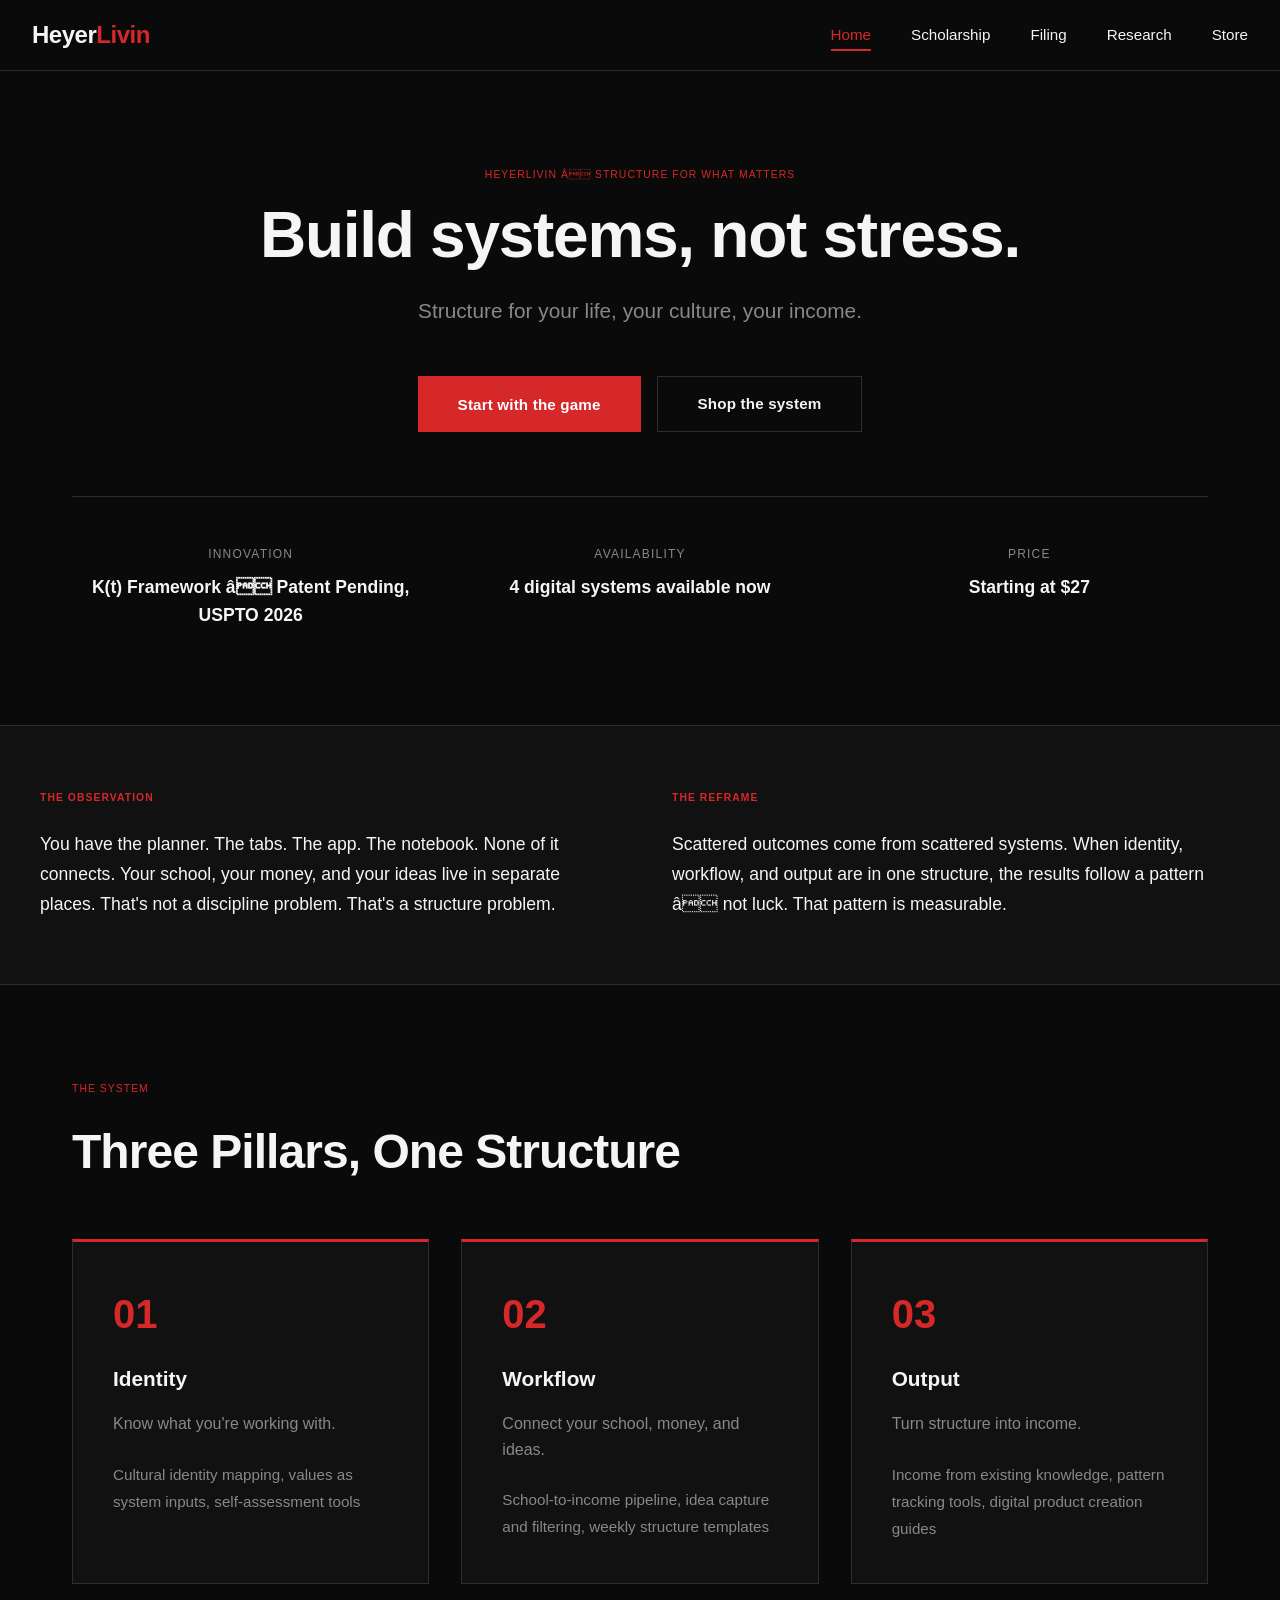
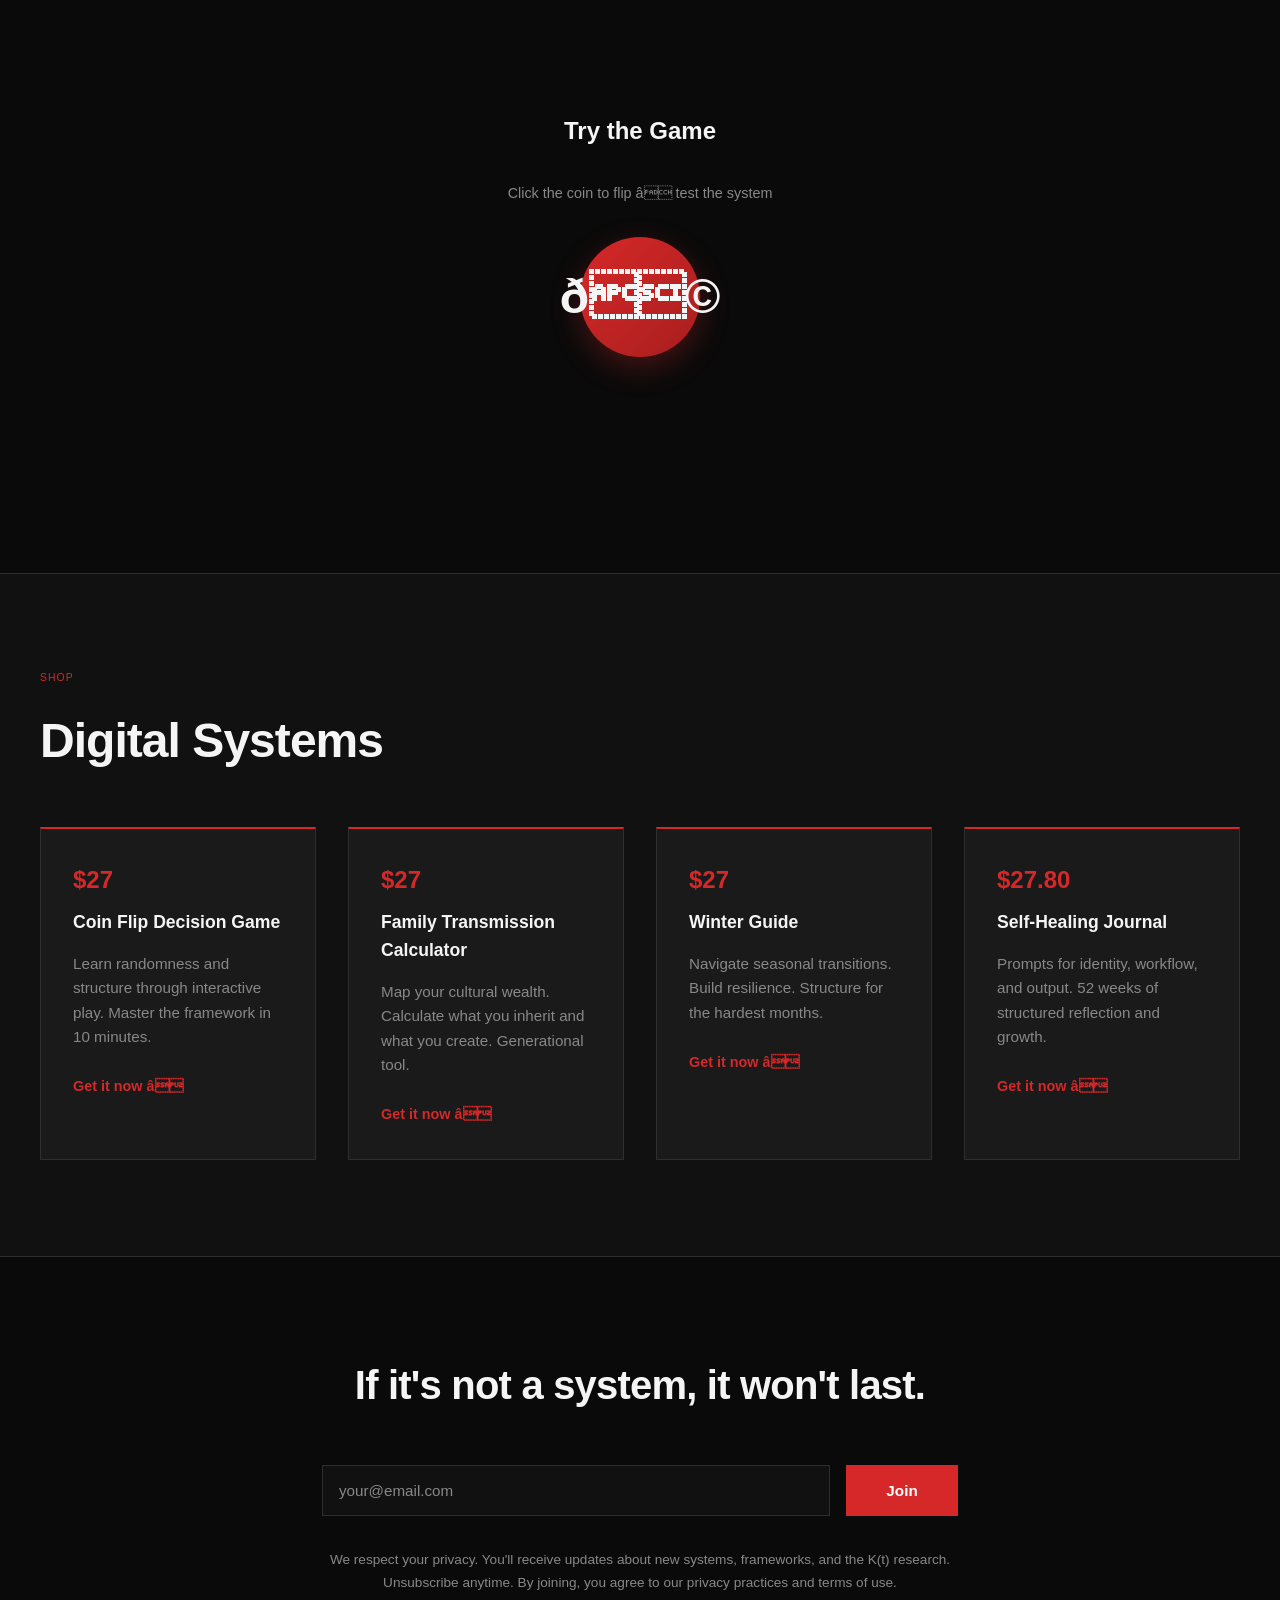
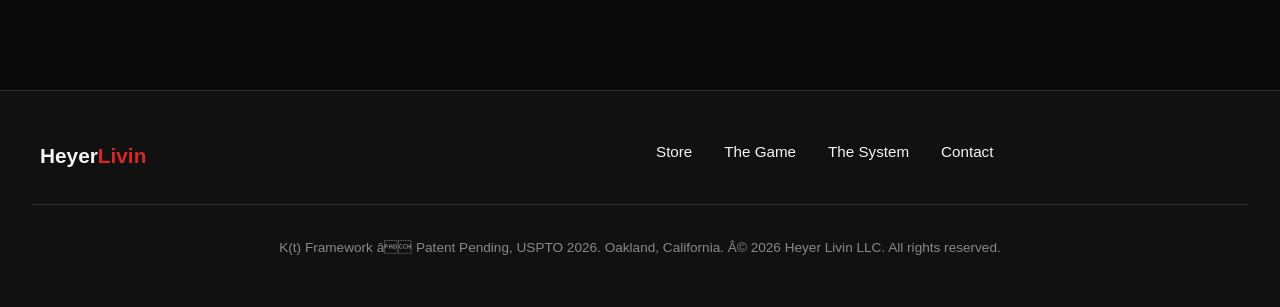
<file: docs/index.html>
<!DOCTYPE html>
<html lang="en">
<head>
    <meta charset="UTF-8">
    <meta name="viewport" content="width=device-width, initial-scale=1.0">
    <title>Heyer Livin â Structure for what matters</title>
    <style>
        * {
            margin: 0;
            padding: 0;
            box-sizing: border-box;
        }

        :root {
            --color-bg-primary: #0a0a0a;
            --color-bg-secondary: #111111;
            --color-bg-tertiary: #1a1a1a;
            --color-bg-quaternary: #242424;
            --color-text-primary: #f5f5f5;
            --color-text-muted: #888888;
            --color-border: #2e2e2e;
            --color-accent: #d62828;
            --color-accent-dark: #a81e1e;
            --font-family: 'Helvetica Neue', Helvetica, Arial, sans-serif;
            --section-label-size: 0.65rem;
            --section-title-size: clamp(1.8rem, 4vw, 3rem);
        }

        html, body {
            background-color: var(--color-bg-primary);
            color: var(--color-text-primary);
            font-family: var(--font-family);
            line-height: 1.6;
        }

        /* NAVIGATION */
        nav {
            position: sticky;
            top: 0;
            z-index: 1000;
            background-color: var(--color-bg-primary);
            border-bottom: 1px solid var(--color-border);
            padding: 1rem 2rem;
        }

        .nav-container {
            max-width: 1400px;
            margin: 0 auto;
            display: flex;
            justify-content: space-between;
            align-items: center;
        }

        .nav-logo {
            font-size: 1.5rem;
            font-weight: 800;
            letter-spacing: -0.02em;
        }

        .nav-logo-heyerlivin {
            color: var(--color-text-primary);
        }

        .nav-logo-livin {
            color: var(--color-accent);
        }

        .nav-links {
            display: flex;
            gap: 2.5rem;
            list-style: none;
        }

        .nav-links a {
            color: var(--color-text-primary);
            text-decoration: none;
            font-size: 0.95rem;
            font-weight: 500;
            transition: color 0.3s ease;
            position: relative;
        }

        .nav-links a:hover {
            color: var(--color-accent);
        }

        .nav-links a.active {
            color: var(--color-accent);
        }

        .nav-links a.active::after {
            content: '';
            position: absolute;
            bottom: -8px;
            left: 0;
            width: 100%;
            height: 2px;
            background-color: var(--color-accent);
        }

        @media (max-width: 560px) {
            .nav-links {
                display: none;
            }
        }

        /* HERO SECTION */
        .hero {
            padding: 6rem 2rem;
            max-width: 1200px;
            margin: 0 auto;
            text-align: center;
        }

        .hero-eyebrow {
            font-size: var(--section-label-size);
            color: var(--color-accent);
            text-transform: uppercase;
            letter-spacing: 0.1em;
            margin-bottom: 1rem;
        }

        .hero-headline {
            font-size: clamp(2.5rem, 6vw, 4rem);
            font-weight: 800;
            line-height: 1.1;
            margin-bottom: 1.5rem;
            letter-spacing: -0.02em;
        }

        .hero-subheading {
            font-size: 1.3rem;
            color: var(--color-text-muted);
            margin-bottom: 3rem;
            max-width: 600px;
            margin-left: auto;
            margin-right: auto;
        }

        .hero-ctas {
            display: flex;
            gap: 1rem;
            justify-content: center;
            flex-wrap: wrap;
            margin-bottom: 4rem;
        }

        .btn {
            padding: 0.95rem 2.5rem;
            font-size: 0.95rem;
            font-weight: 600;
            text-decoration: none;
            border: none;
            cursor: pointer;
            transition: all 0.3s ease;
            font-family: var(--font-family);
            letter-spacing: 0.01em;
        }

        .btn-primary {
            background-color: var(--color-accent);
            color: #fff;
        }

        .btn-primary:hover {
            background-color: var(--color-accent-dark);
        }

        .btn-outline {
            background-color: transparent;
            color: var(--color-text-primary);
            border: 1.5px solid var(--color-border);
        }

        .btn-outline:hover {
            border-color: var(--color-accent);
            color: var(--color-accent);
        }

        .hero-proof {
            display: grid;
            grid-template-columns: repeat(auto-fit, minmax(200px, 1fr));
            gap: 2rem;
            margin-top: 4rem;
            padding-top: 3rem;
            border-top: 1px solid var(--color-border);
        }

        .proof-item {
            text-align: center;
        }

        .proof-item-label {
            font-size: 0.75rem;
            color: var(--color-text-muted);
            text-transform: uppercase;
            letter-spacing: 0.1em;
            margin-bottom: 0.5rem;
        }

        .proof-item-value {
            font-size: 1.1rem;
            font-weight: 600;
        }

        /* OBSERVATION BAR */
        .observation {
            background-color: var(--color-bg-secondary);
            border-top: 1px solid var(--color-border);
            border-bottom: 1px solid var(--color-border);
            padding: 4rem 2rem;
        }

        .observation-container {
            max-width: 1200px;
            margin: 0 auto;
            display: grid;
            grid-template-columns: 1fr 1fr;
            gap: 4rem;
        }

        .observation-column h3 {
            font-size: var(--section-label-size);
            color: var(--color-accent);
            text-transform: uppercase;
            letter-spacing: 0.1em;
            margin-bottom: 1.5rem;
        }

        .observation-column p {
            font-size: 1.1rem;
            line-height: 1.7;
            color: var(--color-text-primary);
        }

        @media (max-width: 900px) {
            .observation-container {
                grid-template-columns: 1fr;
                gap: 3rem;
            }
        }

        /* SYSTEM SECTION */
        .system {
            padding: 6rem 2rem;
            max-width: 1200px;
            margin: 0 auto;
        }

        .section-label {
            font-size: var(--section-label-size);
            color: var(--color-accent);
            text-transform: uppercase;
            letter-spacing: 0.1em;
            margin-bottom: 1rem;
        }

        .section-title {
            font-size: var(--section-title-size);
            font-weight: 800;
            margin-bottom: 3rem;
            letter-spacing: -0.02em;
        }

        .system-grid {
            display: grid;
            grid-template-columns: repeat(3, 1fr);
            gap: 2rem;
        }

        .system-card {
            background-color: var(--color-bg-secondary);
            border-top: 3px solid var(--color-accent);
            padding: 2.5rem;
            border: 1px solid var(--color-border);
            border-top: 3px solid var(--color-accent);
            transition: all 0.3s ease;
        }

        .system-card:hover {
            background-color: var(--color-bg-tertiary);
        }

        .system-card-number {
            font-size: 2.5rem;
            font-weight: 800;
            color: var(--color-accent);
            margin-bottom: 1rem;
        }

        .system-card-title {
            font-size: 1.3rem;
            font-weight: 700;
            margin-bottom: 1rem;
        }

        .system-card p {
            color: var(--color-text-muted);
            margin-bottom: 1.5rem;
        }

        .system-card-details {
            font-size: 0.95rem;
            color: var(--color-text-muted);
            line-height: 1.8;
        }

        @media (max-width: 900px) {
            .system-grid {
                grid-template-columns: 1fr;
                gap: 1.5rem;
            }
        }

        /* PRODUCTS SECTION */
        .products {
            background-color: var(--color-bg-secondary);
            padding: 6rem 2rem;
            border-top: 1px solid var(--color-border);
            border-bottom: 1px solid var(--color-border);
        }

        .products-container {
            max-width: 1200px;
            margin: 0 auto;
        }

        .products-grid {
            display: grid;
            grid-template-columns: repeat(4, 1fr);
            gap: 2rem;
            margin-top: 3rem;
        }

        .product-card {
            background-color: var(--color-bg-tertiary);
            border: 1px solid var(--color-border);
            border-top: 2px solid var(--color-accent);
            padding: 2rem;
            transition: all 0.3s ease;
        }

        .product-card:hover {
            background-color: var(--color-bg-quaternary);
            border-color: var(--color-accent);
        }

        .product-price {
            font-size: 1.5rem;
            font-weight: 700;
            color: var(--color-accent);
            margin-bottom: 0.5rem;
        }

        .product-name {
            font-size: 1.1rem;
            font-weight: 600;
            margin-bottom: 1rem;
        }

        .product-description {
            font-size: 0.95rem;
            color: var(--color-text-muted);
            margin-bottom: 1.5rem;
            line-height: 1.6;
        }

        .product-cta {
            font-size: 0.9rem;
            color: var(--color-accent);
            text-decoration: none;
            font-weight: 600;
            transition: all 0.3s ease;
            display: inline-block;
        }

        .product-cta:hover {
            transform: translateX(4px);
        }

        @media (max-width: 900px) {
            .products-grid {
                grid-template-columns: repeat(2, 1fr);
            }
        }

        @media (max-width: 560px) {
            .products-grid {
                grid-template-columns: 1fr;
            }
        }

        /* CLOSE SECTION */
        .close {
            padding: 6rem 2rem;
            max-width: 700px;
            margin: 0 auto;
            text-align: center;
        }

        .close-headline {
            font-size: 2.5rem;
            font-weight: 800;
            margin-bottom: 3rem;
            letter-spacing: -0.02em;
        }

        .email-form {
            display: flex;
            gap: 1rem;
            margin-bottom: 2rem;
            flex-wrap: wrap;
        }

        .email-form input {
            flex: 1;
            min-width: 250px;
            padding: 1rem;
            background-color: var(--color-bg-secondary);
            border: 1px solid var(--color-border);
            color: var(--color-text-primary);
            font-family: var(--font-family);
            font-size: 0.95rem;
            transition: border-color 0.3s ease;
        }

        .email-form input:focus {
            outline: none;
            border-color: var(--color-accent);
        }

        .email-form input::placeholder {
            color: var(--color-text-muted);
        }

        .close-disclaimer {
            font-size: 0.85rem;
            color: var(--color-text-muted);
            margin-top: 2rem;
            line-height: 1.7;
        }

        /* FOOTER */
        footer {
            background-color: var(--color-bg-secondary);
            border-top: 1px solid var(--color-border);
            padding: 3rem 2rem;
        }

        .footer-container {
            max-width: 1200px;
            margin: 0 auto;
            display: grid;
            grid-template-columns: 1fr 1fr;
            gap: 2rem;
            margin-bottom: 2rem;
        }

        .footer-logo {
            font-size: 1.3rem;
            font-weight: 800;
        }

        .footer-links {
            display: flex;
            gap: 2rem;
            list-style: none;
        }

        .footer-links a {
            color: var(--color-text-primary);
            text-decoration: none;
            font-size: 0.95rem;
            transition: color 0.3s ease;
        }

        .footer-links a:hover {
            color: var(--color-accent);
        }

        .footer-divider {
            border-top: 1px solid var(--color-border);
            padding-top: 2rem;
            margin-top: 2rem;
            font-size: 0.85rem;
            color: var(--color-text-muted);
            text-align: center;
        }

        @media (max-width: 560px) {
            .footer-container {
                grid-template-columns: 1fr;
                gap: 1.5rem;
            }
        }

        /* COIN FLIP GAME */
        .coin-flip-container {
            display: flex;
            flex-direction: column;
            align-items: center;
            gap: 2rem;
            margin: 4rem 0;
        }

        .coin {
            width: 120px;
            height: 120px;
            border-radius: 50%;
            background: linear-gradient(135deg, #d62828, #a81e1e);
            display: flex;
            align-items: center;
            justify-content: center;
            font-size: 3rem;
            font-weight: 800;
            cursor: pointer;
            transition: transform 0.3s ease;
            box-shadow: 0 10px 30px rgba(214, 40, 40, 0.3);
            user-select: none;
        }

        .coin:hover {
            transform: scale(1.05);
        }

        .coin.flipping {
            animation: flip 0.6s ease-in-out;
        }

        @keyframes flip {
            0% {
                transform: rotateY(0) rotateX(0);
            }
            50% {
                transform: rotateY(1080deg) rotateX(360deg);
            }
            100% {
                transform: rotateY(0) rotateX(0);
            }
        }

        .coin-result {
            font-size: 1.2rem;
            font-weight: 600;
            color: var(--color-accent);
            min-height: 1.5rem;
        }

        .coin-instruction {
            font-size: 0.9rem;
            color: var(--color-text-muted);
        }
    </style>
</head>
<body>
    <!-- NAVIGATION -->
    <nav>
        <div class="nav-container">
            <div class="nav-logo">
                <span class="nav-logo-heyerlivin">Heyer</span><span class="nav-logo-livin">Livin</span>
            </div>
            <ul class="nav-links">
                <li><a href="index.html" class="active">Home</a></li>
                <li><a href="scholarship.html">Scholarship</a></li>
                <li><a href="filing.html">Filing</a></li>
                <li><a href="research.html">Research</a></li>
                <li><a href="https://heyerlivin.com">Store</a></li>
            </ul>
        </div>
    </nav>

    <!-- HERO SECTION -->
    <section class="hero">
        <div class="hero-eyebrow">HeyerLivin â Structure for what matters</div>
        <h1 class="hero-headline">Build systems, not stress.</h1>
        <p class="hero-subheading">Structure for your life, your culture, your income.</p>

        <div class="hero-ctas">
            <button class="btn btn-primary" onclick="document.querySelector('.system').scrollIntoView({ behavior: 'smooth' })">Start with the game</button>
            <a href="https://heyerlivin.com" class="btn btn-outline">Shop the system</a>
        </div>

        <div class="hero-proof">
            <div class="proof-item">
                <div class="proof-item-label">Innovation</div>
                <div class="proof-item-value">K(t) Framework â Patent Pending, USPTO 2026</div>
            </div>
            <div class="proof-item">
                <div class="proof-item-label">Availability</div>
                <div class="proof-item-value">4 digital systems available now</div>
            </div>
            <div class="proof-item">
                <div class="proof-item-label">Price</div>
                <div class="proof-item-value">Starting at $27</div>
            </div>
        </div>
    </section>

    <!-- OBSERVATION BAR -->
    <section class="observation">
        <div class="observation-container">
            <div class="observation-column">
                <h3>The Observation</h3>
                <p>You have the planner. The tabs. The app. The notebook. None of it connects. Your school, your money, and your ideas live in separate places. That's not a discipline problem. That's a structure problem.</p>
            </div>
            <div class="observation-column">
                <h3>The Reframe</h3>
                <p>Scattered outcomes come from scattered systems. When identity, workflow, and output are in one structure, the results follow a pattern â not luck. That pattern is measurable.</p>
            </div>
        </div>
    </section>

    <!-- SYSTEM SECTION -->
    <section class="system">
        <div class="section-label">The System</div>
        <h2 class="section-title">Three Pillars, One Structure</h2>

        <div class="system-grid">
            <div class="system-card">
                <div class="system-card-number">01</div>
                <h3 class="system-card-title">Identity</h3>
                <p>Know what you're working with.</p>
                <div class="system-card-details">
                    Cultural identity mapping, values as system inputs, self-assessment tools
                </div>
            </div>

            <div class="system-card">
                <div class="system-card-number">02</div>
                <h3 class="system-card-title">Workflow</h3>
                <p>Connect your school, money, and ideas.</p>
                <div class="system-card-details">
                    School-to-income pipeline, idea capture and filtering, weekly structure templates
                </div>
            </div>

            <div class="system-card">
                <div class="system-card-number">03</div>
                <h3 class="system-card-title">Output</h3>
                <p>Turn structure into income.</p>
                <div class="system-card-details">
                    Income from existing knowledge, pattern tracking tools, digital product creation guides
                </div>
            </div>
        </div>

        <!-- COIN FLIP GAME -->
        <div class="coin-flip-container">
            <h3 style="margin-top: 4rem; font-size: 1.5rem;">Try the Game</h3>
            <div class="coin-instruction">Click the coin to flip â test the system</div>
            <div class="coin" id="coin" onclick="flipCoin()">ð©</div>
            <div class="coin-result" id="result"></div>
        </div>
    </section>

    <!-- PRODUCTS SECTION -->
    <section class="products">
        <div class="products-container">
            <div class="section-label">Shop</div>
            <h2 class="section-title">Digital Systems</h2>

            <div class="products-grid">
                <div class="product-card">
                    <div class="product-price">$27</div>
                    <h3 class="product-name">Coin Flip Decision Game</h3>
                    <p class="product-description">Learn randomness and structure through interactive play. Master the framework in 10 minutes.</p>
                    <a href="https://heyerlivin.com" class="product-cta">Get it now â</a>
                </div>

                <div class="product-card">
                    <div class="product-price">$27</div>
                    <h3 class="product-name">Family Transmission Calculator</h3>
                    <p class="product-description">Map your cultural wealth. Calculate what you inherit and what you create. Generational tool.</p>
                    <a href="https://heyerlivin.com" class="product-cta">Get it now â</a>
                </div>

                <div class="product-card">
                    <div class="product-price">$27</div>
                    <h3 class="product-name">Winter Guide</h3>
                    <p class="product-description">Navigate seasonal transitions. Build resilience. Structure for the hardest months.</p>
                    <a href="https://heyerlivin.com" class="product-cta">Get it now â</a>
                </div>

                <div class="product-card">
                    <div class="product-price">$27.80</div>
                    <h3 class="product-name">Self-Healing Journal</h3>
                    <p class="product-description">Prompts for identity, workflow, and output. 52 weeks of structured reflection and growth.</p>
                    <a href="https://heyerlivin.com" class="product-cta">Get it now â</a>
                </div>
            </div>
        </div>
    </section>

    <!-- CLOSE SECTION -->
    <section class="close">
        <h2 class="close-headline">If it's not a system, it won't last.</h2>

        <form class="email-form" onsubmit="handleEmailSubmit(event)">
            <input type="email" placeholder="your@email.com" required>
            <button type="submit" class="btn btn-primary">Join</button>
        </form>

        <p class="close-disclaimer">
            We respect your privacy. You'll receive updates about new systems, frameworks, and the K(t) research. Unsubscribe anytime. By joining, you agree to our privacy practices and terms of use.
        </p>
    </section>

    <!-- FOOTER -->
    <footer>
        <div class="footer-container">
            <div class="footer-logo">
                <span class="nav-logo-heyerlivin">Heyer</span><span class="nav-logo-livin">Livin</span>
            </div>
            <ul class="footer-links">
                <li><a href="https://heyerlivin.com">Store</a></li>
                <li><a href="index.html">The Game</a></li>
                <li><a href="index.html">The System</a></li>
                <li><a href="https://heyerlivin.com">Contact</a></li>
            </ul>
        </div>

        <div class="footer-divider">
            K(t) Framework â Patent Pending, USPTO 2026. Oakland, California. Â© 2026 Heyer Livin LLC. All rights reserved.
        </div>
    </footer>

    <script>
        function flipCoin() {
            const coin = document.getElementById('coin');
            const result = document.getElementById('result');

            // Prevent multiple flips at once
            if (coin.classList.contains('flipping')) return;

            coin.classList.add('flipping');
            result.textContent = '';

            // Determine random outcome
            const outcome = Math.random() < 0.5 ? 'Heads' : 'Tails';

            // Show result after animation
            setTimeout(() => {
                coin.classList.remove('flipping');
                result.textContent = `Result: ${outcome}`;
            }, 600);
        }

        function handleEmailSubmit(event) {
            event.preventDefault();
            const email = event.target.querySelector('input[type="email"]').value;

            // Reset form
            event.target.reset();

            // Show confirmation
            const form = event.target;
            const originalHTML = form.innerHTML;
            form.innerHTML = '<p style="color: #d62828; font-weight: 600;">Welcome. Check your email for next steps.</p>';

            // Restore form after 3 seconds
            setTimeout(() => {
                form.innerHTML = originalHTML;
            }, 3000);
        }

        // Active nav link handling
        document.addEventListener('DOMContentLoaded', function() {
            const currentPage = window.location.pathname.split('/').pop() || 'index.html';
            const navLinks = document.querySelectorAll('.nav-links a');

            navLinks.forEach(link => {
                if (link.getAttribute('href') === currentPage ||
                    (currentPage === '' && link.getAttribute('href') === 'index.html')) {
                    link.classList.add('active');
                } else {
                    link.classList.remove('active');
                }
            });
        });
    </script>
</body>
</html>
</file>
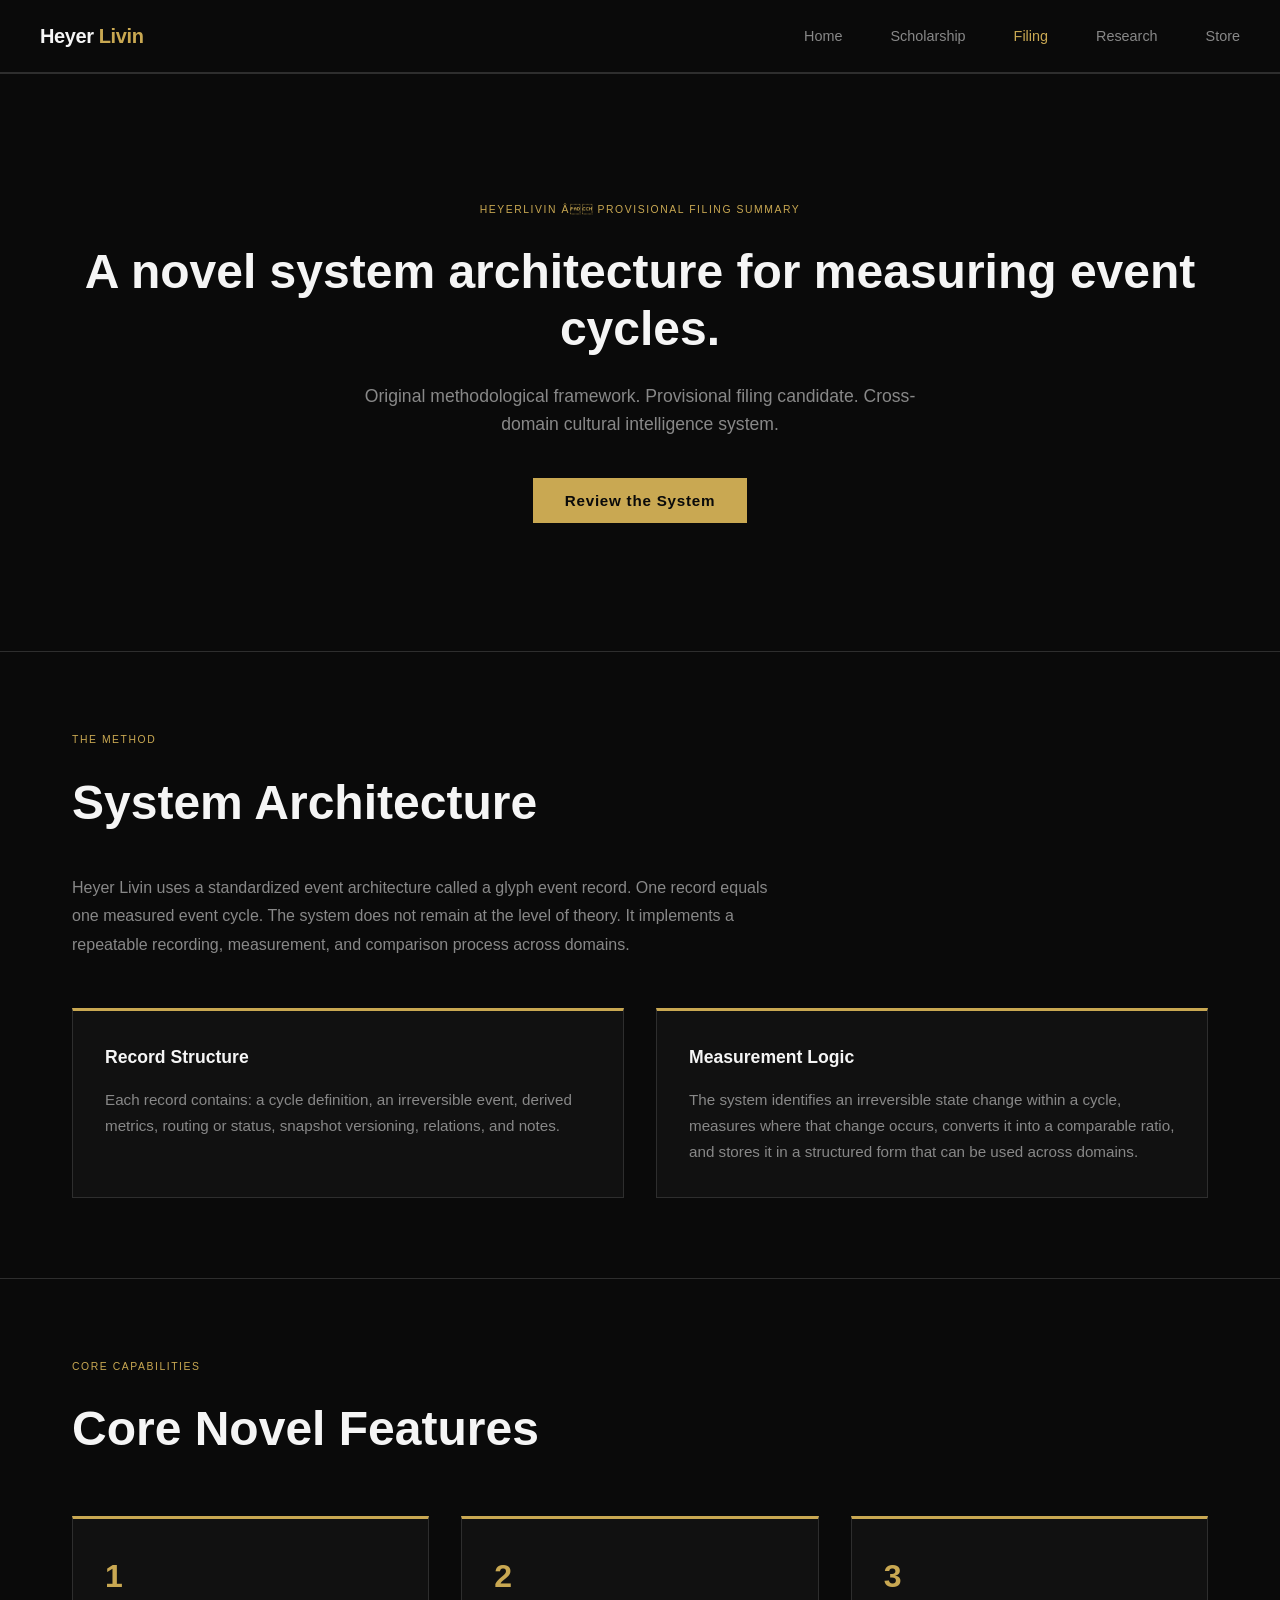
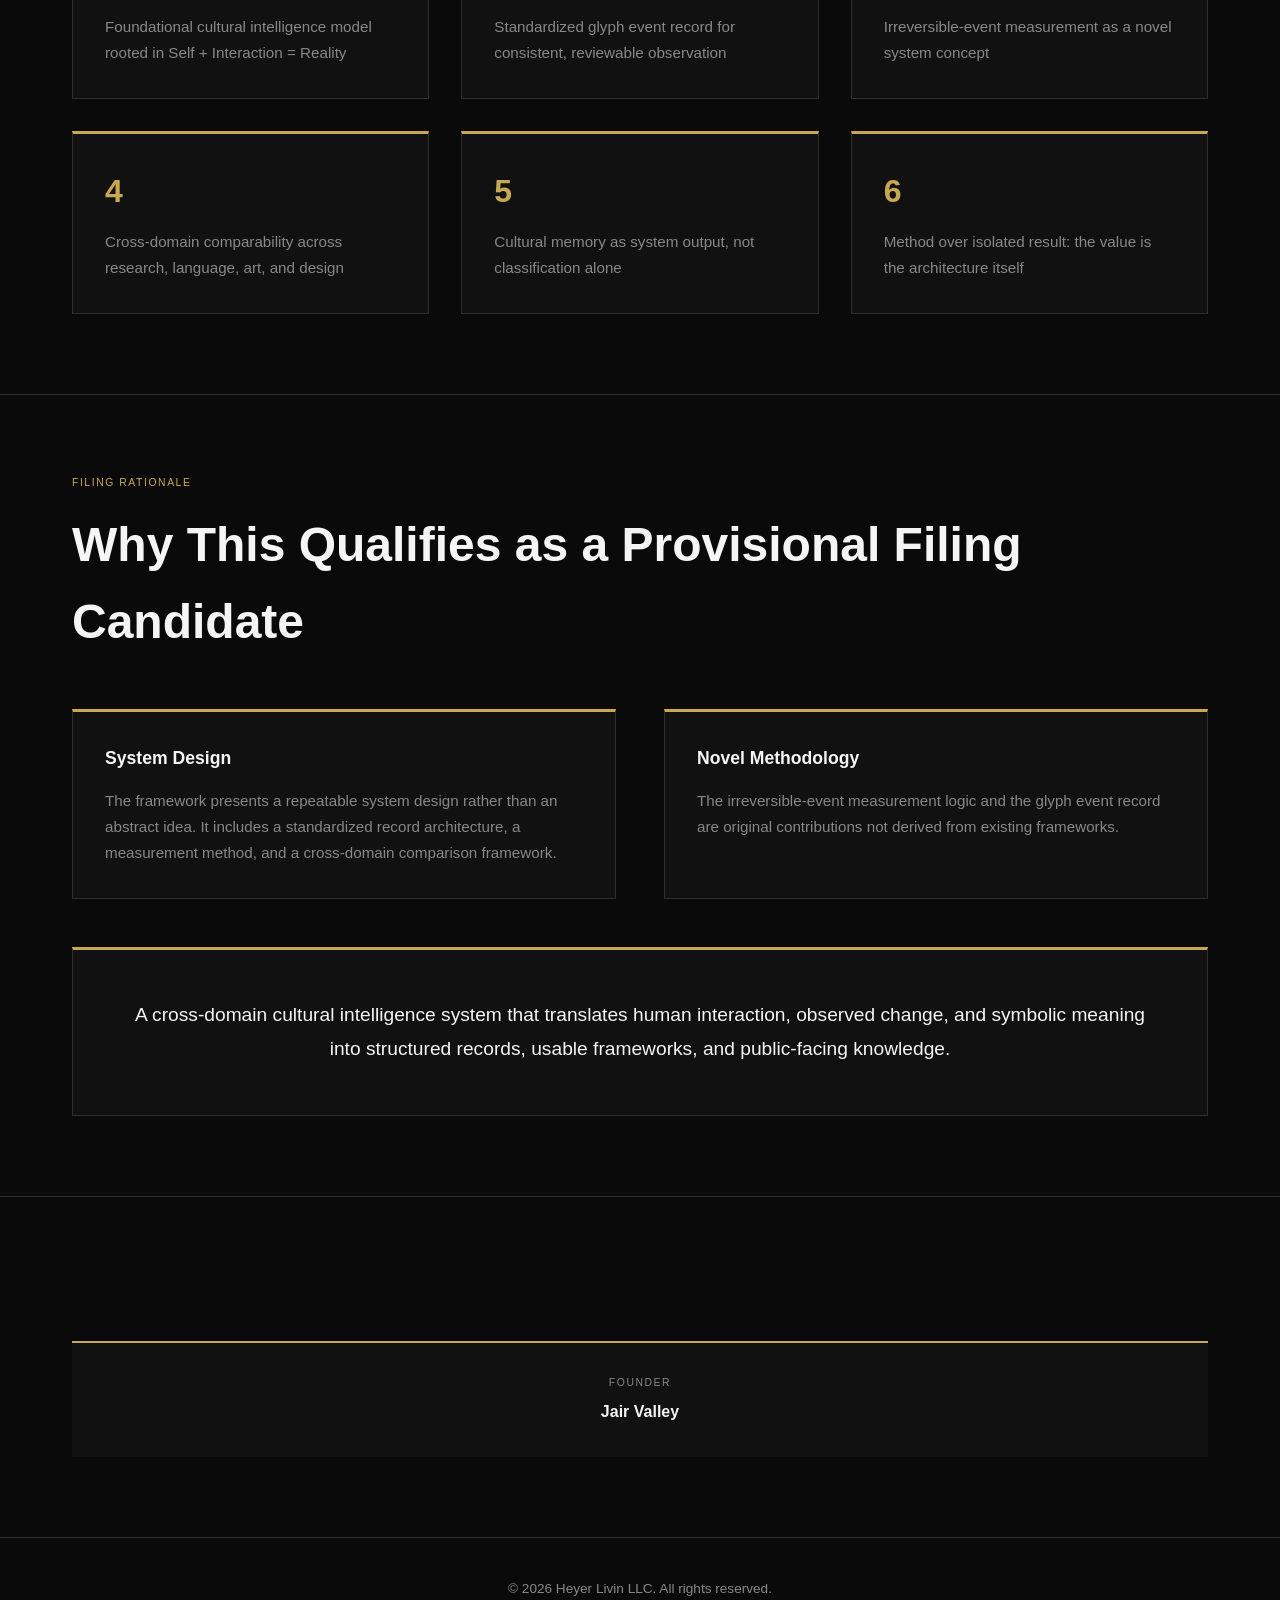
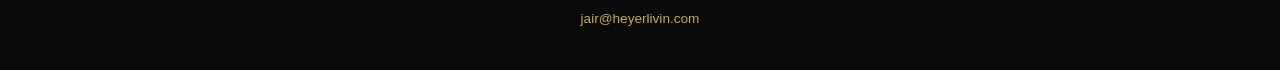
<file: filing.html>
<!DOCTYPE html>
<html lang="en">
<head>
    <meta charset="UTF-8">
    <meta name="viewport" content="width=device-width, initial-scale=1.0">
    <title>Provisional Filing â Heyer Livin</title>
    <style>
        * {
            margin: 0;
            padding: 0;
            box-sizing: border-box;
        }

        html {
            scroll-behavior: smooth;
        }

        body {
            font-family: 'Helvetica Neue', Helvetica, Arial, sans-serif;
            background-color: #0a0a0a;
            color: #f5f5f5;
            line-height: 1.6;
        }

        /* Navigation */
        nav {
            position: sticky;
            top: 0;
            background-color: #0a0a0a;
            border-bottom: 1px solid #2e2e2e;
            z-index: 1000;
            padding: 1.25rem 2rem;
        }

        nav ul {
            list-style: none;
            display: flex;
            align-items: center;
            gap: 3rem;
            max-width: 1200px;
            margin: 0 auto;
        }

        nav .logo {
            font-weight: 800;
            font-size: 1.25rem;
            letter-spacing: -0.02em;
            margin-right: auto;
        }

        nav .logo-heyer {
            color: #f5f5f5;
        }

        nav .logo-livin {
            color: #c9a852;
        }

        nav a {
            color: #888888;
            text-decoration: none;
            font-size: 0.9rem;
            transition: color 0.2s;
        }

        nav a:hover {
            color: #f5f5f5;
        }

        nav a.active {
            color: #c9a852;
        }

        /* Layout */
        .container {
            max-width: 1200px;
            margin: 0 auto;
            padding: 0 2rem;
        }

        /* Hero Section */
        .hero {
            padding: 8rem 2rem;
            text-align: center;
        }

        .hero-eyebrow {
            font-size: 0.65rem;
            letter-spacing: 0.15em;
            text-transform: uppercase;
            color: #c9a852;
            margin-bottom: 1.5rem;
        }

        .hero h1 {
            font-size: clamp(1.8rem, 4vw, 3rem);
            font-weight: 800;
            line-height: 1.2;
            margin-bottom: 1.5rem;
            color: #f5f5f5;
        }

        .hero-subtitle {
            font-size: 1.1rem;
            color: #888888;
            max-width: 600px;
            margin: 0 auto 2.5rem;
            line-height: 1.6;
        }

        .cta-button {
            display: inline-block;
            background-color: #c9a852;
            color: #0a0a0a;
            padding: 0.875rem 2rem;
            text-decoration: none;
            font-weight: 700;
            font-size: 0.95rem;
            letter-spacing: 0.05em;
            transition: background-color 0.2s, transform 0.2s;
            border: none;
            cursor: pointer;
            border-radius: 0;
        }

        .cta-button:hover {
            background-color: #a68a3a;
            transform: translateY(-2px);
        }

        /* Sections */
        section {
            padding: 5rem 2rem;
            border-top: 1px solid #2e2e2e;
        }

        .section-label {
            font-size: 0.65rem;
            letter-spacing: 0.15em;
            text-transform: uppercase;
            color: #c9a852;
            margin-bottom: 1rem;
        }

        .section-title {
            font-size: clamp(1.8rem, 4vw, 3rem);
            font-weight: 800;
            margin-bottom: 2rem;
            color: #f5f5f5;
        }

        .section-description {
            font-size: 1rem;
            color: #888888;
            max-width: 700px;
            margin-bottom: 3rem;
            line-height: 1.8;
        }

        /* Card Grid */
        .card-grid {
            display: grid;
            grid-template-columns: repeat(auto-fit, minmax(350px, 1fr));
            gap: 2rem;
            margin-top: 3rem;
        }

        .card {
            background-color: #111111;
            border-top: 3px solid #c9a852;
            padding: 2rem;
            border: 1px solid #2e2e2e;
            border-top: 3px solid #c9a852;
        }

        .card-title {
            font-size: 1.1rem;
            font-weight: 700;
            color: #f5f5f5;
            margin-bottom: 1rem;
        }

        .card-text {
            font-size: 0.95rem;
            color: #888888;
            line-height: 1.7;
        }

        /* Numbered List */
        .numbered-list {
            display: grid;
            grid-template-columns: repeat(auto-fit, minmax(320px, 1fr));
            gap: 2rem;
            margin-top: 3rem;
        }

        .numbered-item {
            background-color: #111111;
            border-top: 3px solid #c9a852;
            padding: 2rem;
            border: 1px solid #2e2e2e;
            border-top: 3px solid #c9a852;
            counter-increment: item-counter;
        }

        .numbered-item::before {
            content: counter(item-counter);
            display: block;
            font-size: 2rem;
            font-weight: 800;
            color: #c9a852;
            margin-bottom: 0.75rem;
        }

        .numbered-item p {
            font-size: 0.95rem;
            color: #888888;
            line-height: 1.7;
        }

        /* Two Column Section */
        .two-column {
            display: grid;
            grid-template-columns: repeat(auto-fit, minmax(320px, 1fr));
            gap: 3rem;
            margin-top: 3rem;
        }

        .two-column-item {
            background-color: #111111;
            border-top: 3px solid #c9a852;
            padding: 2rem;
            border: 1px solid #2e2e2e;
            border-top: 3px solid #c9a852;
        }

        .two-column-item h3 {
            font-size: 1.1rem;
            font-weight: 700;
            color: #f5f5f5;
            margin-bottom: 1rem;
        }

        .two-column-item p {
            font-size: 0.95rem;
            color: #888888;
            line-height: 1.7;
        }

        /* Positioning Statement */
        .positioning {
            background-color: #111111;
            border: 1px solid #2e2e2e;
            border-top: 3px solid #c9a852;
            padding: 3rem;
            text-align: center;
            margin-top: 3rem;
        }

        .positioning p {
            font-size: clamp(1rem, 2vw, 1.2rem);
            color: #f5f5f5;
            line-height: 1.8;
            font-weight: 500;
        }

        /* Founder Section */
        .founder {
            background-color: #111111;
            border-top: 2px solid #c9a852;
            padding: 2rem;
            text-align: center;
            margin-top: 4rem;
        }

        .founder-label {
            font-size: 0.65rem;
            letter-spacing: 0.15em;
            text-transform: uppercase;
            color: #888888;
            margin-bottom: 0.5rem;
        }

        .founder-name {
            font-size: 1rem;
            font-weight: 700;
            color: #f5f5f5;
        }

        /* Footer */
        footer {
            background-color: #0a0a0a;
            border-top: 1px solid #2e2e2e;
            padding: 2rem;
            text-align: center;
            color: #888888;
            font-size: 0.85rem;
        }

        footer p {
            margin: 0.5rem 0;
        }

        footer a {
            color: #c9a852;
            text-decoration: none;
        }

        footer a:hover {
            text-decoration: underline;
        }

        /* Counter for Numbered List */
        .numbered-list {
            counter-reset: item-counter;
        }

        /* Responsive */
        @media (max-width: 768px) {
            nav {
                padding: 1rem 1.5rem;
            }

            nav ul {
                gap: 1.5rem;
                flex-wrap: wrap;
            }

            .hero {
                padding: 4rem 1.5rem;
            }

            section {
                padding: 3rem 1.5rem;
            }

            .container {
                padding: 0 1.5rem;
            }

            .positioning {
                padding: 2rem 1.5rem;
            }
        }

        @media (max-width: 480px) {
            nav ul {
                gap: 1rem;
            }

            nav a {
                font-size: 0.8rem;
            }

            .hero h1 {
                font-size: 1.8rem;
            }

            section {
                padding: 2rem 1rem;
            }
        }
    </style>
</head>
<body>
    <!-- Navigation -->
    <nav>
        <ul>
            <li class="logo">
                <span class="logo-heyer">Heyer</span>
                <span class="logo-livin">Livin</span>
            </li>
            <li><a href="index.html">Home</a></li>
            <li><a href="scholarship.html">Scholarship</a></li>
            <li><a href="filing.html" class="active">Filing</a></li>
            <li><a href="research.html">Research</a></li>
            <li><a href="https://heyerlivin.com">Store</a></li>
        </ul>
    </nav>

    <!-- Hero Section -->
    <section class="hero">
        <div class="hero-eyebrow">HeyerLivin â Provisional Filing Summary</div>
        <h1>A novel system architecture for measuring event cycles.</h1>
        <p class="hero-subtitle">Original methodological framework. Provisional filing candidate. Cross-domain cultural intelligence system.</p>
        <button class="cta-button" onclick="document.querySelector('#system').scrollIntoView({ behavior: 'smooth' });">Review the System</button>
    </section>

    <!-- System Architecture Section -->
    <section id="system">
        <div class="container">
            <div class="section-label">The Method</div>
            <h2 class="section-title">System Architecture</h2>
            <p class="section-description">Heyer Livin uses a standardized event architecture called a glyph event record. One record equals one measured event cycle. The system does not remain at the level of theory. It implements a repeatable recording, measurement, and comparison process across domains.</p>

            <div class="card-grid">
                <div class="card">
                    <div class="card-title">Record Structure</div>
                    <p class="card-text">Each record contains: a cycle definition, an irreversible event, derived metrics, routing or status, snapshot versioning, relations, and notes.</p>
                </div>
                <div class="card">
                    <div class="card-title">Measurement Logic</div>
                    <p class="card-text">The system identifies an irreversible state change within a cycle, measures where that change occurs, converts it into a comparable ratio, and stores it in a structured form that can be used across domains.</p>
                </div>
            </div>
        </div>
    </section>

    <!-- Core Novel Features Section -->
    <section>
        <div class="container">
            <div class="section-label">Core Capabilities</div>
            <h2 class="section-title">Core Novel Features</h2>

            <div class="numbered-list">
                <div class="numbered-item">
                    <p>Foundational cultural intelligence model rooted in Self + Interaction = Reality</p>
                </div>
                <div class="numbered-item">
                    <p>Standardized glyph event record for consistent, reviewable observation</p>
                </div>
                <div class="numbered-item">
                    <p>Irreversible-event measurement as a novel system concept</p>
                </div>
                <div class="numbered-item">
                    <p>Cross-domain comparability across research, language, art, and design</p>
                </div>
                <div class="numbered-item">
                    <p>Cultural memory as system output, not classification alone</p>
                </div>
                <div class="numbered-item">
                    <p>Method over isolated result: the value is the architecture itself</p>
                </div>
            </div>
        </div>
    </section>

    <!-- Why This Qualifies Section -->
    <section>
        <div class="container">
            <div class="section-label">Filing Rationale</div>
            <h2 class="section-title">Why This Qualifies as a Provisional Filing Candidate</h2>

            <div class="two-column">
                <div class="two-column-item">
                    <h3>System Design</h3>
                    <p>The framework presents a repeatable system design rather than an abstract idea. It includes a standardized record architecture, a measurement method, and a cross-domain comparison framework.</p>
                </div>
                <div class="two-column-item">
                    <h3>Novel Methodology</h3>
                    <p>The irreversible-event measurement logic and the glyph event record are original contributions not derived from existing frameworks.</p>
                </div>
            </div>

            <div class="positioning">
                <p>A cross-domain cultural intelligence system that translates human interaction, observed change, and symbolic meaning into structured records, usable frameworks, and public-facing knowledge.</p>
            </div>
        </div>
    </section>

    <!-- Founder Section -->
    <section>
        <div class="container">
            <div class="founder">
                <div class="founder-label">Founder</div>
                <div class="founder-name">Jair Valley</div>
            </div>
        </div>
    </section>

    <!-- Footer -->
    <footer>
        <p>&copy; 2026 Heyer Livin LLC. All rights reserved.</p>
        <p><a href="mailto:jair@heyerlivin.com">jair@heyerlivin.com</a></p>
    </footer>
</body>
</html>
</file>
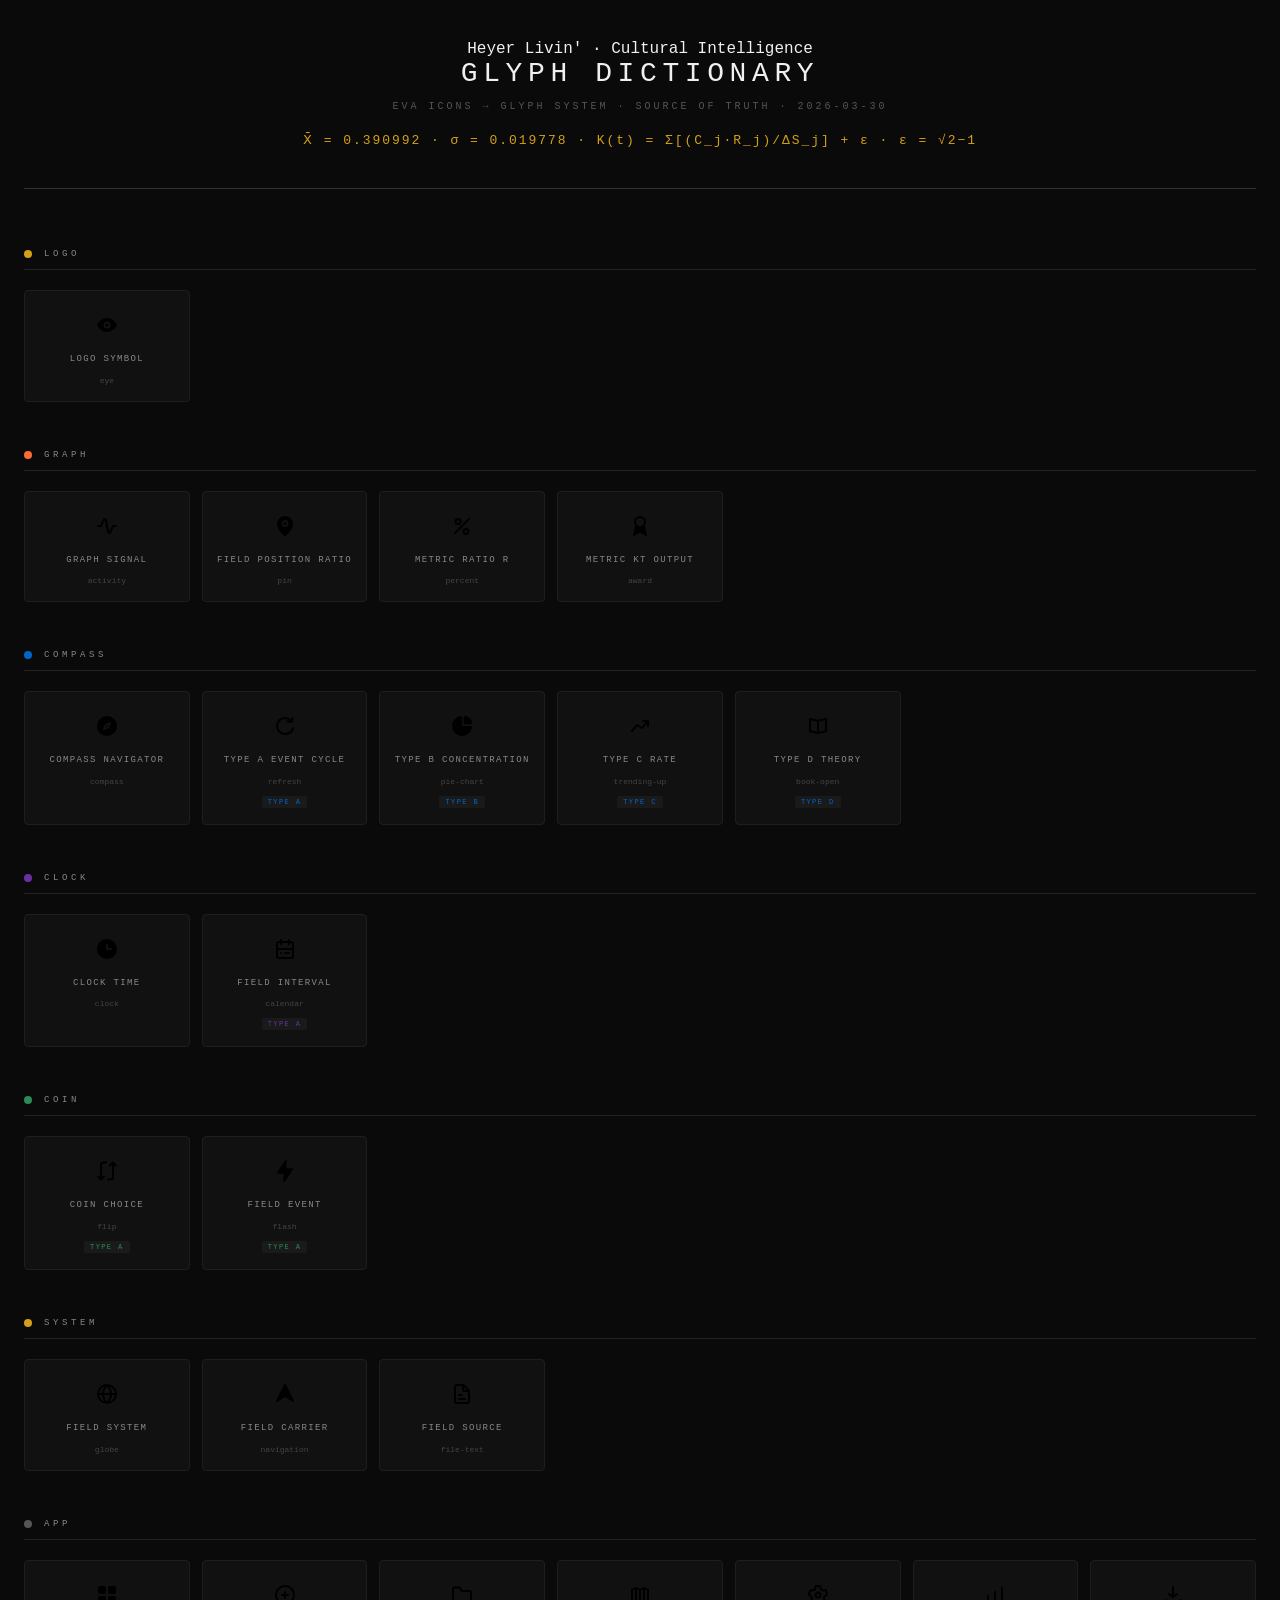
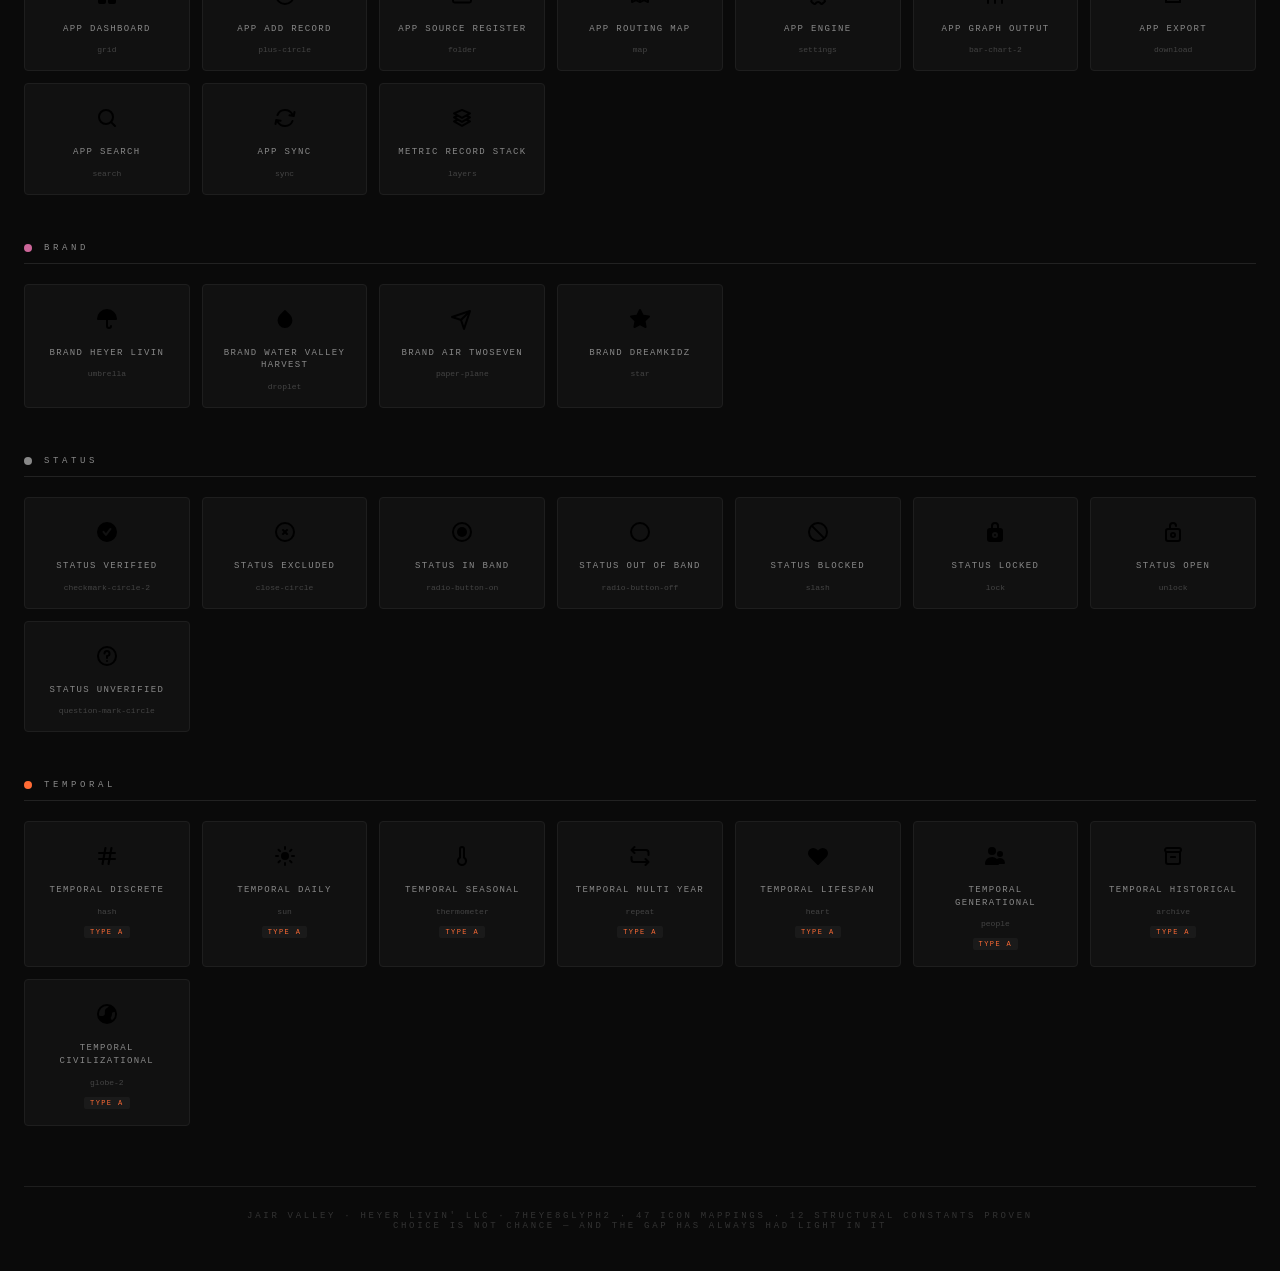
<file: GLYPH_DICTIONARY.html>
<!DOCTYPE html>
<html lang="en">
<head>
<meta charset="UTF-8">
<meta name="viewport" content="width=device-width, initial-scale=1.0">
<title>GLYPH DICTIONARY — Heyer Livin' Visual Language System</title>
<style>
  * { box-sizing: border-box; margin: 0; padding: 0; }
  body {
    background: #0a0a0a;
    color: #f0f0f0;
    font-family: 'Courier New', monospace;
    padding: 40px 24px;
  }
  .header {
    text-align: center;
    margin-bottom: 60px;
    border-bottom: 1px solid #333;
    padding-bottom: 40px;
  }
  .header h1 {
    font-size: 11px;
    letter-spacing: 0.4em;
    color: #D4A017;
    margin-bottom: 8px;
    text-transform: uppercase;
  }
  .header h2 {
    font-size: 28px;
    letter-spacing: 0.2em;
    color: #f0f0f0;
    font-weight: 300;
    margin-bottom: 12px;
  }
  .header .sub {
    font-size: 10px;
    letter-spacing: 0.3em;
    color: #555;
    text-transform: uppercase;
  }
  .header .proof {
    margin-top: 20px;
    font-size: 13px;
    color: #D4A017;
    letter-spacing: 0.15em;
  }
  .section {
    margin-bottom: 48px;
  }
  .section-header {
    display: flex;
    align-items: center;
    gap: 12px;
    margin-bottom: 20px;
    padding-bottom: 10px;
    border-bottom: 1px solid #222;
  }
  .section-dot {
    width: 8px;
    height: 8px;
    border-radius: 50%;
  }
  .section-title {
    font-size: 9px;
    letter-spacing: 0.4em;
    text-transform: uppercase;
    color: #888;
  }
  .grid {
    display: grid;
    grid-template-columns: repeat(auto-fill, minmax(160px, 1fr));
    gap: 12px;
  }
  .card {
    background: #111;
    border: 1px solid #1e1e1e;
    border-radius: 4px;
    padding: 16px 12px;
    display: flex;
    flex-direction: column;
    align-items: center;
    gap: 10px;
    transition: border-color 0.2s;
    cursor: default;
  }
  .card:hover {
    border-color: #333;
  }
  .card .icon-wrap {
    width: 36px;
    height: 36px;
    display: flex;
    align-items: center;
    justify-content: center;
  }
  .card .icon-wrap svg {
    width: 24px;
    height: 24px;
  }
  .card .concept {
    font-size: 9px;
    letter-spacing: 0.15em;
    text-transform: uppercase;
    color: #888;
    text-align: center;
    line-height: 1.4;
  }
  .card .eva-name {
    font-size: 8px;
    color: #444;
    text-align: center;
  }
  .badge {
    display: inline-block;
    font-size: 7px;
    letter-spacing: 0.2em;
    text-transform: uppercase;
    padding: 2px 6px;
    border-radius: 2px;
    background: #1a1a1a;
    color: #555;
  }
  .footer {
    margin-top: 60px;
    text-align: center;
    font-size: 9px;
    color: #333;
    letter-spacing: 0.3em;
    text-transform: uppercase;
    border-top: 1px solid #1e1e1e;
    padding-top: 24px;
  }
</style>
</head>
<body>
<div class="header">
  <div class="h1">Heyer Livin' · Cultural Intelligence</div>
  <h2>GLYPH DICTIONARY</h2>
  <div class="sub">Eva Icons → Glyph System · Source of Truth · 2026-03-30</div>
  <div class="proof">X̄ = 0.390992 · σ = 0.019778 · K(t) = Σ[(C_j·R_j)/ΔS_j] + ε · ε = √2−1</div>
</div>

<div class="section">
  <div class="section-header">
    <div class="section-dot" style="background:#D4A017"></div>
    <div class="section-title">Logo</div>
  </div>
  <div class="grid">
    <div class="card">
      <div class="icon-wrap"><svg xmlns="http://www.w3.org/2000/svg" viewBox="0 0 24 24"><g data-name="Layer 2"><g data-name="eye"><rect width="24" height="24" opacity="0"/><circle cx="12" cy="12" r="1.5"/><path d="M21.87 11.5c-.64-1.11-4.16-6.68-10.14-6.5-5.53.14-8.73 5-9.6 6.5a1 1 0 0 0 0 1c.63 1.09 4 6.5 9.89 6.5h.25c5.53-.14 8.74-5 9.6-6.5a1 1 0 0 0 0-1zm-9.87 4a3.5 3.5 0 1 1 3.5-3.5 3.5 3.5 0 0 1-3.5 3.5z"/></g></g></svg></div>
      <div class="concept">LOGO SYMBOL</div>
      <div class="eva-name">eye</div>
      
    </div>
  </div>
</div>
<div class="section">
  <div class="section-header">
    <div class="section-dot" style="background:#FF6B35"></div>
    <div class="section-title">Graph</div>
  </div>
  <div class="grid">
    <div class="card">
      <div class="icon-wrap"><svg xmlns="http://www.w3.org/2000/svg" viewBox="0 0 24 24"><g data-name="Layer 2"><g data-name="activity"><rect width="24" height="24" transform="rotate(90 12 12)" opacity="0"/><path d="M14.33 20h-.21a2 2 0 0 1-1.76-1.58L9.68 6l-2.76 6.4A1 1 0 0 1 6 13H3a1 1 0 0 1 0-2h2.34l2.51-5.79a2 2 0 0 1 3.79.38L14.32 18l2.76-6.38A1 1 0 0 1 18 11h3a1 1 0 0 1 0 2h-2.34l-2.51 5.79A2 2 0 0 1 14.33 20z"/></g></g></svg></div>
      <div class="concept">GRAPH SIGNAL</div>
      <div class="eva-name">activity</div>
      
    </div>
    <div class="card">
      <div class="icon-wrap"><svg xmlns="http://www.w3.org/2000/svg" viewBox="0 0 24 24"><g data-name="Layer 2"><g data-name="pin"><rect width="24" height="24" opacity="0"/><circle cx="12" cy="9.5" r="1.5"/><path d="M12 2a8 8 0 0 0-8 7.92c0 5.48 7.05 11.58 7.35 11.84a1 1 0 0 0 1.3 0C13 21.5 20 15.4 20 9.92A8 8 0 0 0 12 2zm0 11a3.5 3.5 0 1 1 3.5-3.5A3.5 3.5 0 0 1 12 13z"/></g></g></svg></div>
      <div class="concept">FIELD POSITION RATIO</div>
      <div class="eva-name">pin</div>
      
    </div>
    <div class="card">
      <div class="icon-wrap"><svg xmlns="http://www.w3.org/2000/svg" viewBox="0 0 24 24"><g data-name="Layer 2"><g data-name="percent"><rect width="24" height="24" opacity="0"/><path d="M8 11a3.5 3.5 0 1 0-3.5-3.5A3.5 3.5 0 0 0 8 11zm0-5a1.5 1.5 0 1 1-1.5 1.5A1.5 1.5 0 0 1 8 6z"/><path d="M16 14a3.5 3.5 0 1 0 3.5 3.5A3.5 3.5 0 0 0 16 14zm0 5a1.5 1.5 0 1 1 1.5-1.5A1.5 1.5 0 0 1 16 19z"/><path d="M19.74 4.26a.89.89 0 0 0-1.26 0L4.26 18.48a.91.91 0 0 0-.26.63.89.89 0 0 0 1.52.63L19.74 5.52a.89.89 0 0 0 0-1.26z"/></g></g></svg></div>
      <div class="concept">METRIC RATIO R</div>
      <div class="eva-name">percent</div>
      
    </div>
    <div class="card">
      <div class="icon-wrap"><svg xmlns="http://www.w3.org/2000/svg" viewBox="0 0 24 24"><g data-name="Layer 2"><g data-name="award"><rect width="24" height="24" opacity="0"/><path d="M19 20.75l-2.31-9A5.94 5.94 0 0 0 18 8 6 6 0 0 0 6 8a5.94 5.94 0 0 0 1.34 3.77L5 20.75a1 1 0 0 0 1.48 1.11l5.33-3.13 5.68 3.14A.91.91 0 0 0 18 22a1 1 0 0 0 1-1.25zM12 4a4 4 0 1 1-4 4 4 4 0 0 1 4-4z"/></g></g></svg></div>
      <div class="concept">METRIC KT OUTPUT</div>
      <div class="eva-name">award</div>
      
    </div>
  </div>
</div>
<div class="section">
  <div class="section-header">
    <div class="section-dot" style="background:#0066CC"></div>
    <div class="section-title">Compass</div>
  </div>
  <div class="grid">
    <div class="card">
      <div class="icon-wrap"><svg xmlns="http://www.w3.org/2000/svg" viewBox="0 0 24 24"><g data-name="Layer 2"><g data-name="compass"><rect width="24" height="24" opacity="0"/><polygon points="10.8 13.21 12.49 12.53 13.2 10.79 11.51 11.47 10.8 13.21"/><path d="M12 2a10 10 0 1 0 10 10A10 10 0 0 0 12 2zm3.93 7.42l-1.75 4.26a1 1 0 0 1-.55.55l-4.21 1.7A1 1 0 0 1 9 16a1 1 0 0 1-.71-.31h-.05a1 1 0 0 1-.18-1l1.75-4.26a1 1 0 0 1 .55-.55l4.21-1.7a1 1 0 0 1 1.1.25 1 1 0 0 1 .26.99z"/></g></g></svg></div>
      <div class="concept">COMPASS NAVIGATOR</div>
      <div class="eva-name">compass</div>
      
    </div>
    <div class="card">
      <div class="icon-wrap"><svg xmlns="http://www.w3.org/2000/svg" viewBox="0 0 24 24"><g data-name="Layer 2"><g data-name="refresh"><rect width="24" height="24" opacity="0"/><path d="M20.3 13.43a1 1 0 0 0-1.25.65A7.14 7.14 0 0 1 12.18 19 7.1 7.1 0 0 1 5 12a7.1 7.1 0 0 1 7.18-7 7.26 7.26 0 0 1 4.65 1.67l-2.17-.36a1 1 0 0 0-1.15.83 1 1 0 0 0 .83 1.15l4.24.7h.17a1 1 0 0 0 .34-.06.33.33 0 0 0 .1-.06.78.78 0 0 0 .2-.11l.09-.11c0-.05.09-.09.13-.15s0-.1.05-.14a1.34 1.34 0 0 0 .07-.18l.75-4a1 1 0 0 0-2-.38l-.27 1.45A9.21 9.21 0 0 0 12.18 3 9.1 9.1 0 0 0 3 12a9.1 9.1 0 0 0 9.18 9A9.12 9.12 0 0 0 21 14.68a1 1 0 0 0-.7-1.25z"/></g></g></svg></div>
      <div class="concept">TYPE A EVENT CYCLE</div>
      <div class="eva-name">refresh</div>
      <span class="badge" style="color:#0066CC">TYPE A</span>
    </div>
    <div class="card">
      <div class="icon-wrap"><svg xmlns="http://www.w3.org/2000/svg" viewBox="0 0 24 24"><g data-name="Layer 2"><g data-name="pie-chart"><rect width="24" height="24" opacity="0"/><path d="M14.5 10.33h6.67A.83.83 0 0 0 22 9.5 7.5 7.5 0 0 0 14.5 2a.83.83 0 0 0-.83.83V9.5a.83.83 0 0 0 .83.83z"/><path d="M21.08 12h-8.15a.91.91 0 0 1-.91-.91V2.92A.92.92 0 0 0 11 2a10 10 0 1 0 11 11 .92.92 0 0 0-.92-1z"/></g></g></svg></div>
      <div class="concept">TYPE B CONCENTRATION</div>
      <div class="eva-name">pie-chart</div>
      <span class="badge" style="color:#0066CC">TYPE B</span>
    </div>
    <div class="card">
      <div class="icon-wrap"><svg xmlns="http://www.w3.org/2000/svg" viewBox="0 0 24 24"><g data-name="Layer 2"><g data-name="trending-up"><rect width="24" height="24" transform="rotate(-90 12 12)" opacity="0"/><path d="M21 7a.78.78 0 0 0 0-.21.64.64 0 0 0-.05-.17 1.1 1.1 0 0 0-.09-.14.75.75 0 0 0-.14-.17l-.12-.07a.69.69 0 0 0-.19-.1h-.2A.7.7 0 0 0 20 6h-5a1 1 0 0 0 0 2h2.83l-4 4.71-4.32-2.57a1 1 0 0 0-1.28.22l-5 6a1 1 0 0 0 .13 1.41A1 1 0 0 0 4 18a1 1 0 0 0 .77-.36l4.45-5.34 4.27 2.56a1 1 0 0 0 1.27-.21L19 9.7V12a1 1 0 0 0 2 0V7z"/></g></g></svg></div>
      <div class="concept">TYPE C RATE</div>
      <div class="eva-name">trending-up</div>
      <span class="badge" style="color:#0066CC">TYPE C</span>
    </div>
    <div class="card">
      <div class="icon-wrap"><svg xmlns="http://www.w3.org/2000/svg" viewBox="0 0 24 24"><g data-name="Layer 2"><g data-name="book-open"><rect width="24" height="24" transform="rotate(180 12 12)" opacity="0"/><path d="M20.62 4.22a1 1 0 0 0-.84-.2L12 5.77 4.22 4A1 1 0 0 0 3 5v12.2a1 1 0 0 0 .78 1l8 1.8h.44l8-1.8a1 1 0 0 0 .78-1V5a1 1 0 0 0-.38-.78zM5 6.25l6 1.35v10.15L5 16.4zM19 16.4l-6 1.35V7.6l6-1.35z"/></g></g></svg></div>
      <div class="concept">TYPE D THEORY</div>
      <div class="eva-name">book-open</div>
      <span class="badge" style="color:#0066CC">TYPE D</span>
    </div>
  </div>
</div>
<div class="section">
  <div class="section-header">
    <div class="section-dot" style="background:#6B2FA0"></div>
    <div class="section-title">Clock</div>
  </div>
  <div class="grid">
    <div class="card">
      <div class="icon-wrap"><svg xmlns="http://www.w3.org/2000/svg" viewBox="0 0 24 24"><g data-name="Layer 2"><g data-name="clock"><rect width="24" height="24" transform="rotate(180 12 12)" opacity="0"/><path d="M12 2a10 10 0 1 0 10 10A10 10 0 0 0 12 2zm4 11h-4a1 1 0 0 1-1-1V8a1 1 0 0 1 2 0v3h3a1 1 0 0 1 0 2z"/></g></g></svg></div>
      <div class="concept">CLOCK TIME</div>
      <div class="eva-name">clock</div>
      
    </div>
    <div class="card">
      <div class="icon-wrap"><svg xmlns="http://www.w3.org/2000/svg" viewBox="0 0 24 24"><g data-name="Layer 2"><g data-name="calendar"><rect width="24" height="24" opacity="0"/><path d="M18 4h-1V3a1 1 0 0 0-2 0v1H9V3a1 1 0 0 0-2 0v1H6a3 3 0 0 0-3 3v12a3 3 0 0 0 3 3h12a3 3 0 0 0 3-3V7a3 3 0 0 0-3-3zM6 6h1v1a1 1 0 0 0 2 0V6h6v1a1 1 0 0 0 2 0V6h1a1 1 0 0 1 1 1v4H5V7a1 1 0 0 1 1-1zm12 14H6a1 1 0 0 1-1-1v-6h14v6a1 1 0 0 1-1 1z"/><circle cx="8" cy="16" r="1"/><path d="M16 15h-4a1 1 0 0 0 0 2h4a1 1 0 0 0 0-2z"/></g></g></svg></div>
      <div class="concept">FIELD INTERVAL</div>
      <div class="eva-name">calendar</div>
      <span class="badge" style="color:#6B2FA0">TYPE A</span>
    </div>
  </div>
</div>
<div class="section">
  <div class="section-header">
    <div class="section-dot" style="background:#2E8B57"></div>
    <div class="section-title">Coin</div>
  </div>
  <div class="grid">
    <div class="card">
      <div class="icon-wrap"><svg xmlns="http://www.w3.org/2000/svg" viewBox="0 0 24 24"><g data-name="Layer 2"><g data-name="flip-in"><rect width="24" height="24" transform="rotate(-90 12 12)" opacity="0"/><path d="M5 6.09v12l-1.29-1.3a1 1 0 0 0-1.42 1.42l3 3a1 1 0 0 0 1.42 0l3-3a1 1 0 0 0 0-1.42 1 1 0 0 0-1.42 0L7 18.09v-12A1.56 1.56 0 0 1 8.53 4.5H11a1 1 0 0 0 0-2H8.53A3.56 3.56 0 0 0 5 6.09z"/><path d="M14.29 5.79a1 1 0 0 0 1.42 1.42L17 5.91v12a1.56 1.56 0 0 1-1.53 1.59H13a1 1 0 0 0 0 2h2.47A3.56 3.56 0 0 0 19 17.91v-12l1.29 1.3a1 1 0 0 0 1.42 0 1 1 0 0 0 0-1.42l-3-3a1 1 0 0 0-1.42 0z"/></g></g></svg></div>
      <div class="concept">COIN CHOICE</div>
      <div class="eva-name">flip</div>
      <span class="badge" style="color:#2E8B57">TYPE A</span>
    </div>
    <div class="card">
      <div class="icon-wrap"><svg xmlns="http://www.w3.org/2000/svg" viewBox="0 0 24 24"><g data-name="Layer 2"><g data-name="flash"><rect width="24" height="24" opacity="0"/><path d="M11.11 23a1 1 0 0 1-.34-.06 1 1 0 0 1-.65-1.05l.77-7.09H5a1 1 0 0 1-.83-1.56l7.89-11.8a1 1 0 0 1 1.17-.38 1 1 0 0 1 .65 1l-.77 7.14H19a1 1 0 0 1 .83 1.56l-7.89 11.8a1 1 0 0 1-.83.44z"/></g></g></svg></div>
      <div class="concept">FIELD EVENT</div>
      <div class="eva-name">flash</div>
      <span class="badge" style="color:#2E8B57">TYPE A</span>
    </div>
  </div>
</div>
<div class="section">
  <div class="section-header">
    <div class="section-dot" style="background:#D4A017"></div>
    <div class="section-title">System</div>
  </div>
  <div class="grid">
    <div class="card">
      <div class="icon-wrap"><svg xmlns="http://www.w3.org/2000/svg" viewBox="0 0 24 24"><g data-name="Layer 2"><g data-name="globe"><rect width="24" height="24" transform="rotate(180 12 12)" opacity="0"/><path d="M22 12A10 10 0 0 0 12 2a10 10 0 0 0 0 20 10 10 0 0 0 10-10zm-2.07-1H17a12.91 12.91 0 0 0-2.33-6.54A8 8 0 0 1 19.93 11zM9.08 13H15a11.44 11.44 0 0 1-3 6.61A11 11 0 0 1 9.08 13zm0-2A11.4 11.4 0 0 1 12 4.4a11.19 11.19 0 0 1 3 6.6zm.36-6.57A13.18 13.18 0 0 0 7.07 11h-3a8 8 0 0 1 5.37-6.57zM4.07 13h3a12.86 12.86 0 0 0 2.35 6.56A8 8 0 0 1 4.07 13zm10.55 6.55A13.14 13.14 0 0 0 17 13h2.95a8 8 0 0 1-5.33 6.55z"/></g></g></svg></div>
      <div class="concept">FIELD SYSTEM</div>
      <div class="eva-name">globe</div>
      
    </div>
    <div class="card">
      <div class="icon-wrap"><svg xmlns="http://www.w3.org/2000/svg" viewBox="0 0 24 24"><g data-name="Layer 2"><g data-name="navigation"><rect width="24" height="24" opacity="0"/><path d="M20 20a.94.94 0 0 1-.55-.17l-6.9-4.56a1 1 0 0 0-1.1 0l-6.9 4.56a1 1 0 0 1-1.44-1.28l8-16a1 1 0 0 1 1.78 0l8 16a1 1 0 0 1-.23 1.2A1 1 0 0 1 20 20z"/></g></g></svg></div>
      <div class="concept">FIELD CARRIER</div>
      <div class="eva-name">navigation</div>
      
    </div>
    <div class="card">
      <div class="icon-wrap"><svg xmlns="http://www.w3.org/2000/svg" viewBox="0 0 24 24"><g data-name="Layer 2"><g data-name="file-text"><rect width="24" height="24" opacity="0"/><path d="M15 16H9a1 1 0 0 0 0 2h6a1 1 0 0 0 0-2z"/><path d="M9 14h3a1 1 0 0 0 0-2H9a1 1 0 0 0 0 2z"/><path d="M19.74 8.33l-5.44-6a1 1 0 0 0-.74-.33h-7A2.53 2.53 0 0 0 4 4.5v15A2.53 2.53 0 0 0 6.56 22h10.88A2.53 2.53 0 0 0 20 19.5V9a1 1 0 0 0-.26-.67zM14 5l2.74 3h-2a.79.79 0 0 1-.74-.85zm3.44 15H6.56a.53.53 0 0 1-.56-.5v-15a.53.53 0 0 1 .56-.5H12v3.15A2.79 2.79 0 0 0 14.71 10H18v9.5a.53.53 0 0 1-.56.5z"/></g></g></svg></div>
      <div class="concept">FIELD SOURCE</div>
      <div class="eva-name">file-text</div>
      
    </div>
  </div>
</div>
<div class="section">
  <div class="section-header">
    <div class="section-dot" style="background:#555555"></div>
    <div class="section-title">App</div>
  </div>
  <div class="grid">
    <div class="card">
      <div class="icon-wrap"><svg xmlns="http://www.w3.org/2000/svg" viewBox="0 0 24 24"><g data-name="Layer 2"><g data-name="grid"><rect width="24" height="24" opacity="0"/><path d="M9 3H5a2 2 0 0 0-2 2v4a2 2 0 0 0 2 2h4a2 2 0 0 0 2-2V5a2 2 0 0 0-2-2z"/><path d="M19 3h-4a2 2 0 0 0-2 2v4a2 2 0 0 0 2 2h4a2 2 0 0 0 2-2V5a2 2 0 0 0-2-2z"/><path d="M9 13H5a2 2 0 0 0-2 2v4a2 2 0 0 0 2 2h4a2 2 0 0 0 2-2v-4a2 2 0 0 0-2-2z"/><path d="M19 13h-4a2 2 0 0 0-2 2v4a2 2 0 0 0 2 2h4a2 2 0 0 0 2-2v-4a2 2 0 0 0-2-2z"/></g></g></svg></div>
      <div class="concept">APP DASHBOARD</div>
      <div class="eva-name">grid</div>
      
    </div>
    <div class="card">
      <div class="icon-wrap"><svg xmlns="http://www.w3.org/2000/svg" viewBox="0 0 24 24"><g data-name="Layer 2"><g data-name="plus-circle"><rect width="24" height="24" opacity="0"/><path d="M12 2a10 10 0 1 0 10 10A10 10 0 0 0 12 2zm0 18a8 8 0 1 1 8-8 8 8 0 0 1-8 8z"/><path d="M15 11h-2V9a1 1 0 0 0-2 0v2H9a1 1 0 0 0 0 2h2v2a1 1 0 0 0 2 0v-2h2a1 1 0 0 0 0-2z"/></g></g></svg></div>
      <div class="concept">APP ADD RECORD</div>
      <div class="eva-name">plus-circle</div>
      
    </div>
    <div class="card">
      <div class="icon-wrap"><svg xmlns="http://www.w3.org/2000/svg" viewBox="0 0 24 24"><g data-name="Layer 2"><g data-name="folder"><rect width="24" height="24" opacity="0"/><path d="M19.5 20.5h-15A2.47 2.47 0 0 1 2 18.07V5.93A2.47 2.47 0 0 1 4.5 3.5h4.6a1 1 0 0 1 .77.37l2.6 3.18h7A2.47 2.47 0 0 1 22 9.48v8.59a2.47 2.47 0 0 1-2.5 2.43zM4 13.76v4.31a.46.46 0 0 0 .5.43h15a.46.46 0 0 0 .5-.43V9.48a.46.46 0 0 0-.5-.43H12a1 1 0 0 1-.77-.37L8.63 5.5H4.5a.46.46 0 0 0-.5.43z"/></g></g></svg></div>
      <div class="concept">APP SOURCE REGISTER</div>
      <div class="eva-name">folder</div>
      
    </div>
    <div class="card">
      <div class="icon-wrap"><svg xmlns="http://www.w3.org/2000/svg" viewBox="0 0 24 24"><g data-name="Layer 2"><g data-name="map"><rect width="24" height="24" transform="rotate(180 12 12)" opacity="0"/><path d="M20.41 5.89l-4-1.8H15.59L12 5.7 8.41 4.09h-.05L8.24 4h-.6l-4 1.8a1 1 0 0 0-.64 1V19a1 1 0 0 0 .46.84A1 1 0 0 0 4 20a1 1 0 0 0 .41-.09L8 18.3l3.59 1.61h.05a.85.85 0 0 0 .72 0h.05L16 18.3l3.59 1.61A1 1 0 0 0 20 20a1 1 0 0 0 .54-.16A1 1 0 0 0 21 19V6.8a1 1 0 0 0-.59-.91zM5 7.44l2-.89v10l-2 .89zm4-.89l2 .89v10l-2-.89zm4 .89l2-.89v10l-2 .89zm6 10l-2-.89v-10l2 .89z"/></g></g></svg></div>
      <div class="concept">APP ROUTING MAP</div>
      <div class="eva-name">map</div>
      
    </div>
    <div class="card">
      <div class="icon-wrap"><svg xmlns="http://www.w3.org/2000/svg" viewBox="0 0 24 24"><g data-name="Layer 2"><g data-name="settings"><rect width="24" height="24" opacity="0"/><path d="M8.61 22a2.25 2.25 0 0 1-1.35-.46L5.19 20a2.37 2.37 0 0 1-.49-3.22 2.06 2.06 0 0 0 .23-1.86l-.06-.16a1.83 1.83 0 0 0-1.12-1.22h-.16a2.34 2.34 0 0 1-1.48-2.94L2.93 8a2.18 2.18 0 0 1 1.12-1.41 2.14 2.14 0 0 1 1.68-.12 1.93 1.93 0 0 0 1.78-.29l.13-.1a1.94 1.94 0 0 0 .73-1.51v-.24A2.32 2.32 0 0 1 10.66 2h2.55a2.26 2.26 0 0 1 1.6.67 2.37 2.37 0 0 1 .68 1.68v.28a1.76 1.76 0 0 0 .69 1.43l.11.08a1.74 1.74 0 0 0 1.59.26l.34-.11A2.26 2.26 0 0 1 21.1 7.8l.79 2.52a2.36 2.36 0 0 1-1.46 2.93l-.2.07A1.89 1.89 0 0 0 19 14.6a2 2 0 0 0 .25 1.65l.26.38a2.38 2.38 0 0 1-.5 3.23L17 21.41a2.24 2.24 0 0 1-3.22-.53l-.12-.17a1.75 1.75 0 0 0-1.5-.78 1.8 1.8 0 0 0-1.43.77l-.23.33A2.25 2.25 0 0 1 9 22a2 2 0 0 1-.39 0zM4.4 11.62a3.83 3.83 0 0 1 2.38 2.5v.12a4 4 0 0 1-.46 3.62.38.38 0 0 0 0 .51L8.47 20a.25.25 0 0 0 .37-.07l.23-.33a3.77 3.77 0 0 1 6.2 0l.12.18a.3.3 0 0 0 .18.12.25.25 0 0 0 .19-.05l2.06-1.56a.36.36 0 0 0 .07-.49l-.26-.38A4 4 0 0 1 17.1 14a3.92 3.92 0 0 1 2.49-2.61l.2-.07a.34.34 0 0 0 .19-.44l-.78-2.49a.35.35 0 0 0-.2-.19.21.21 0 0 0-.19 0l-.34.11a3.74 3.74 0 0 1-3.43-.57L15 7.65a3.76 3.76 0 0 1-1.49-3v-.31a.37.37 0 0 0-.1-.26.31.31 0 0 0-.21-.08h-2.54a.31.31 0 0 0-.29.33v.25a3.9 3.9 0 0 1-1.52 3.09l-.13.1a3.91 3.91 0 0 1-3.63.59.22.22 0 0 0-.14 0 .28.28 0 0 0-.12.15L4 11.12a.36.36 0 0 0 .22.45z" data-name="&lt;Group&gt;"/><path d="M12 15.5a3.5 3.5 0 1 1 3.5-3.5 3.5 3.5 0 0 1-3.5 3.5zm0-5a1.5 1.5 0 1 0 1.5 1.5 1.5 1.5 0 0 0-1.5-1.5z"/></g></g></svg></div>
      <div class="concept">APP ENGINE</div>
      <div class="eva-name">settings</div>
      
    </div>
    <div class="card">
      <div class="icon-wrap"><svg xmlns="http://www.w3.org/2000/svg" viewBox="0 0 24 24"><g data-name="Layer 2"><g data-name="bar-chart-2"><rect width="24" height="24" transform="rotate(90 12 12)" opacity="0"/><path d="M12 8a1 1 0 0 0-1 1v11a1 1 0 0 0 2 0V9a1 1 0 0 0-1-1z"/><path d="M19 4a1 1 0 0 0-1 1v15a1 1 0 0 0 2 0V5a1 1 0 0 0-1-1z"/><path d="M5 12a1 1 0 0 0-1 1v7a1 1 0 0 0 2 0v-7a1 1 0 0 0-1-1z"/></g></g></svg></div>
      <div class="concept">APP GRAPH OUTPUT</div>
      <div class="eva-name">bar-chart-2</div>
      
    </div>
    <div class="card">
      <div class="icon-wrap"><svg xmlns="http://www.w3.org/2000/svg" viewBox="0 0 24 24"><g data-name="Layer 2"><g data-name="download"><rect width="24" height="24" opacity="0"/><rect x="4" y="18" width="16" height="2" rx="1" ry="1"/><rect x="3" y="17" width="4" height="2" rx="1" ry="1" transform="rotate(-90 5 18)"/><rect x="17" y="17" width="4" height="2" rx="1" ry="1" transform="rotate(-90 19 18)"/><path d="M12 15a1 1 0 0 1-.58-.18l-4-2.82a1 1 0 0 1-.24-1.39 1 1 0 0 1 1.4-.24L12 12.76l3.4-2.56a1 1 0 0 1 1.2 1.6l-4 3a1 1 0 0 1-.6.2z"/><path d="M12 13a1 1 0 0 1-1-1V4a1 1 0 0 1 2 0v8a1 1 0 0 1-1 1z"/></g></g></svg></div>
      <div class="concept">APP EXPORT</div>
      <div class="eva-name">download</div>
      
    </div>
    <div class="card">
      <div class="icon-wrap"><svg xmlns="http://www.w3.org/2000/svg" viewBox="0 0 24 24"><g data-name="Layer 2"><g data-name="search"><rect width="24" height="24" opacity="0"/><path d="M20.71 19.29l-3.4-3.39A7.92 7.92 0 0 0 19 11a8 8 0 1 0-8 8 7.92 7.92 0 0 0 4.9-1.69l3.39 3.4a1 1 0 0 0 1.42 0 1 1 0 0 0 0-1.42zM5 11a6 6 0 1 1 6 6 6 6 0 0 1-6-6z"/></g></g></svg></div>
      <div class="concept">APP SEARCH</div>
      <div class="eva-name">search</div>
      
    </div>
    <div class="card">
      <div class="icon-wrap"><svg xmlns="http://www.w3.org/2000/svg" viewBox="0 0 24 24"><g data-name="Layer 2"><g data-name="sync"><rect width="24" height="24" opacity="0"/><path d="M21.66 10.37a.62.62 0 0 0 .07-.19l.75-4a1 1 0 0 0-2-.36l-.37 2a9.22 9.22 0 0 0-16.58.84 1 1 0 0 0 .55 1.3 1 1 0 0 0 1.31-.55A7.08 7.08 0 0 1 12.07 5a7.17 7.17 0 0 1 6.24 3.58l-1.65-.27a1 1 0 1 0-.32 2l4.25.71h.16a.93.93 0 0 0 .34-.06.33.33 0 0 0 .1-.06.78.78 0 0 0 .2-.11l.08-.1a1.07 1.07 0 0 0 .14-.16.58.58 0 0 0 .05-.16z"/><path d="M19.88 14.07a1 1 0 0 0-1.31.56A7.08 7.08 0 0 1 11.93 19a7.17 7.17 0 0 1-6.24-3.58l1.65.27h.16a1 1 0 0 0 .16-2L3.41 13a.91.91 0 0 0-.33 0H3a1.15 1.15 0 0 0-.32.14 1 1 0 0 0-.18.18l-.09.1a.84.84 0 0 0-.07.19.44.44 0 0 0-.07.17l-.75 4a1 1 0 0 0 .8 1.22h.18a1 1 0 0 0 1-.82l.37-2a9.22 9.22 0 0 0 16.58-.83 1 1 0 0 0-.57-1.28z"/></g></g></svg></div>
      <div class="concept">APP SYNC</div>
      <div class="eva-name">sync</div>
      
    </div>
    <div class="card">
      <div class="icon-wrap"><svg xmlns="http://www.w3.org/2000/svg" viewBox="0 0 24 24"><g data-name="Layer 2"><g data-name="layers"><rect width="24" height="24" transform="rotate(180 12 12)" opacity="0"/><path d="M21 11.35a1 1 0 0 0-.61-.86l-2.15-.92 2.26-1.3a1 1 0 0 0 .5-.92 1 1 0 0 0-.61-.86l-8-3.41a1 1 0 0 0-.78 0l-8 3.41a1 1 0 0 0-.61.86 1 1 0 0 0 .5.92l2.26 1.3-2.15.92a1 1 0 0 0-.61.86 1 1 0 0 0 .5.92l2.26 1.3-2.15.92a1 1 0 0 0-.61.86 1 1 0 0 0 .5.92l8 4.6a1 1 0 0 0 1 0l8-4.6a1 1 0 0 0 .5-.92 1 1 0 0 0-.61-.86l-2.15-.92 2.26-1.3a1 1 0 0 0 .5-.92zm-9-6.26l5.76 2.45L12 10.85 6.24 7.54zm-.5 7.78a1 1 0 0 0 1 0l3.57-2 1.69.72L12 14.85l-5.76-3.31 1.69-.72zm6.26 2.67L12 18.85l-5.76-3.31 1.69-.72 3.57 2.05a1 1 0 0 0 1 0l3.57-2.05z"/></g></g></svg></div>
      <div class="concept">METRIC RECORD STACK</div>
      <div class="eva-name">layers</div>
      
    </div>
  </div>
</div>
<div class="section">
  <div class="section-header">
    <div class="section-dot" style="background:#CC6699"></div>
    <div class="section-title">Brand</div>
  </div>
  <div class="grid">
    <div class="card">
      <div class="icon-wrap"><svg xmlns="http://www.w3.org/2000/svg" viewBox="0 0 24 24"><g data-name="Layer 2"><g data-name="umbrella"><rect width="24" height="24" opacity="0"/><path d="M12 2A10 10 0 0 0 2 12a1 1 0 0 0 1 1h8v6a3 3 0 0 0 6 0 1 1 0 0 0-2 0 1 1 0 0 1-2 0v-6h8a1 1 0 0 0 1-1A10 10 0 0 0 12 2z"/></g></g></svg></div>
      <div class="concept">BRAND HEYER LIVIN</div>
      <div class="eva-name">umbrella</div>
      
    </div>
    <div class="card">
      <div class="icon-wrap"><svg xmlns="http://www.w3.org/2000/svg" viewBox="0 0 24.2 24.2"><g data-name="Layer 2"><g data-name="droplet"><rect x=".1" y=".1" width="24" height="24" transform="rotate(.48 11.987 11.887)" opacity="0"/><path d="M12 21.1a7.4 7.4 0 0 1-5.28-2.28 7.73 7.73 0 0 1 .1-10.77l4.64-4.65a.94.94 0 0 1 .71-.3 1 1 0 0 1 .71.31l4.56 4.72a7.73 7.73 0 0 1-.09 10.77A7.33 7.33 0 0 1 12 21.1z"/></g></g></svg></div>
      <div class="concept">BRAND WATER VALLEY HARVEST</div>
      <div class="eva-name">droplet</div>
      
    </div>
    <div class="card">
      <div class="icon-wrap"><svg xmlns="http://www.w3.org/2000/svg" viewBox="0 0 24 24"><g data-name="Layer 2"><g data-name="paper-plane"><rect width="24" height="24" opacity="0"/><path d="M21 4a1.31 1.31 0 0 0-.06-.27v-.09a1 1 0 0 0-.2-.3 1 1 0 0 0-.29-.19h-.09a.86.86 0 0 0-.31-.15H20a1 1 0 0 0-.3 0l-18 6a1 1 0 0 0 0 1.9l8.53 2.84 2.84 8.53a1 1 0 0 0 1.9 0l6-18A1 1 0 0 0 21 4zm-4.7 2.29l-5.57 5.57L5.16 10zM14 18.84l-1.86-5.57 5.57-5.57z"/></g></g></svg></div>
      <div class="concept">BRAND AIR TWOSEVEN</div>
      <div class="eva-name">paper-plane</div>
      
    </div>
    <div class="card">
      <div class="icon-wrap"><svg xmlns="http://www.w3.org/2000/svg" viewBox="0 0 24 24"><g data-name="Layer 2"><g data-name="star"><rect width="24" height="24" transform="rotate(90 12 12)" opacity="0"/><path d="M17.56 21a1 1 0 0 1-.46-.11L12 18.22l-5.1 2.67a1 1 0 0 1-1.45-1.06l1-5.63-4.12-4a1 1 0 0 1-.25-1 1 1 0 0 1 .81-.68l5.7-.83 2.51-5.13a1 1 0 0 1 1.8 0l2.54 5.12 5.7.83a1 1 0 0 1 .81.68 1 1 0 0 1-.25 1l-4.12 4 1 5.63a1 1 0 0 1-.4 1 1 1 0 0 1-.62.18z"/></g></g></svg></div>
      <div class="concept">BRAND DREAMKIDZ</div>
      <div class="eva-name">star</div>
      
    </div>
  </div>
</div>
<div class="section">
  <div class="section-header">
    <div class="section-dot" style="background:#888888"></div>
    <div class="section-title">Status</div>
  </div>
  <div class="grid">
    <div class="card">
      <div class="icon-wrap"><svg xmlns="http://www.w3.org/2000/svg" viewBox="0 0 24 24"><g data-name="Layer 2"><g data-name="checkmark-circle-2"><rect width="24" height="24" opacity="0"/><path d="M12 2a10 10 0 1 0 10 10A10 10 0 0 0 12 2zm4.3 7.61l-4.57 6a1 1 0 0 1-.79.39 1 1 0 0 1-.79-.38l-2.44-3.11a1 1 0 0 1 1.58-1.23l1.63 2.08 3.78-5a1 1 0 1 1 1.6 1.22z"/></g></g></svg></div>
      <div class="concept">STATUS VERIFIED</div>
      <div class="eva-name">checkmark-circle-2</div>
      
    </div>
    <div class="card">
      <div class="icon-wrap"><svg xmlns="http://www.w3.org/2000/svg" viewBox="0 0 24 24"><g data-name="Layer 2"><g data-name="close-circle"><rect width="24" height="24" opacity="0"/><path d="M12 2a10 10 0 1 0 10 10A10 10 0 0 0 12 2zm0 18a8 8 0 1 1 8-8 8 8 0 0 1-8 8z"/><path d="M14.71 9.29a1 1 0 0 0-1.42 0L12 10.59l-1.29-1.3a1 1 0 0 0-1.42 1.42l1.3 1.29-1.3 1.29a1 1 0 0 0 0 1.42 1 1 0 0 0 1.42 0l1.29-1.3 1.29 1.3a1 1 0 0 0 1.42 0 1 1 0 0 0 0-1.42L13.41 12l1.3-1.29a1 1 0 0 0 0-1.42z"/></g></g></svg></div>
      <div class="concept">STATUS EXCLUDED</div>
      <div class="eva-name">close-circle</div>
      
    </div>
    <div class="card">
      <div class="icon-wrap"><svg xmlns="http://www.w3.org/2000/svg" viewBox="0 0 24 24"><g data-name="Layer 2"><g data-name="radio-button-on"><rect width="24" height="24" opacity="0"/><path d="M12 2a10 10 0 1 0 10 10A10 10 0 0 0 12 2zm0 18a8 8 0 1 1 8-8 8 8 0 0 1-8 8z"/><path d="M12 7a5 5 0 1 0 5 5 5 5 0 0 0-5-5z"/></g></g></svg></div>
      <div class="concept">STATUS IN BAND</div>
      <div class="eva-name">radio-button-on</div>
      
    </div>
    <div class="card">
      <div class="icon-wrap"><svg xmlns="http://www.w3.org/2000/svg" viewBox="0 0 24 24"><g data-name="Layer 2"><g data-name="radio-button-off"><rect width="24" height="24" opacity="0"/><path d="M12 22a10 10 0 1 1 10-10 10 10 0 0 1-10 10zm0-18a8 8 0 1 0 8 8 8 8 0 0 0-8-8z"/></g></g></svg></div>
      <div class="concept">STATUS OUT OF BAND</div>
      <div class="eva-name">radio-button-off</div>
      
    </div>
    <div class="card">
      <div class="icon-wrap"><svg xmlns="http://www.w3.org/2000/svg" viewBox="0 0 24 24"><g data-name="Layer 2"><g data-name="slash"><rect width="24" height="24" opacity="0"/><path d="M12 2a10 10 0 1 0 10 10A10 10 0 0 0 12 2zm8 10a7.92 7.92 0 0 1-1.69 4.9L7.1 5.69A7.92 7.92 0 0 1 12 4a8 8 0 0 1 8 8zM4 12a7.92 7.92 0 0 1 1.69-4.9L16.9 18.31A7.92 7.92 0 0 1 12 20a8 8 0 0 1-8-8z"/></g></g></svg></div>
      <div class="concept">STATUS BLOCKED</div>
      <div class="eva-name">slash</div>
      
    </div>
    <div class="card">
      <div class="icon-wrap"><svg xmlns="http://www.w3.org/2000/svg" viewBox="0 0 24 24"><g data-name="Layer 2"><g data-name="lock"><rect width="24" height="24" opacity="0"/><circle cx="12" cy="15" r="1"/><path d="M17 8h-1V6.11a4 4 0 1 0-8 0V8H7a3 3 0 0 0-3 3v8a3 3 0 0 0 3 3h10a3 3 0 0 0 3-3v-8a3 3 0 0 0-3-3zm-7-1.89A2.06 2.06 0 0 1 12 4a2.06 2.06 0 0 1 2 2.11V8h-4zM12 18a3 3 0 1 1 3-3 3 3 0 0 1-3 3z"/></g></g></svg></div>
      <div class="concept">STATUS LOCKED</div>
      <div class="eva-name">lock</div>
      
    </div>
    <div class="card">
      <div class="icon-wrap"><svg xmlns="http://www.w3.org/2000/svg" viewBox="0 0 24 24"><g data-name="Layer 2"><g data-name="unlock"><rect width="24" height="24" opacity="0"/><path d="M17 8h-7V6a2 2 0 0 1 4 0 1 1 0 0 0 2 0 4 4 0 0 0-8 0v2H7a3 3 0 0 0-3 3v8a3 3 0 0 0 3 3h10a3 3 0 0 0 3-3v-8a3 3 0 0 0-3-3zm1 11a1 1 0 0 1-1 1H7a1 1 0 0 1-1-1v-8a1 1 0 0 1 1-1h10a1 1 0 0 1 1 1z"/><path d="M12 12a3 3 0 1 0 3 3 3 3 0 0 0-3-3zm0 4a1 1 0 1 1 1-1 1 1 0 0 1-1 1z"/></g></g></svg></div>
      <div class="concept">STATUS OPEN</div>
      <div class="eva-name">unlock</div>
      
    </div>
    <div class="card">
      <div class="icon-wrap"><svg xmlns="http://www.w3.org/2000/svg" viewBox="0 0 24 24"><g data-name="Layer 2"><g data-name="menu-arrow-circle"><rect width="24" height="24" transform="rotate(180 12 12)" opacity="0"/><path d="M12 2a10 10 0 1 0 10 10A10 10 0 0 0 12 2zm0 18a8 8 0 1 1 8-8 8 8 0 0 1-8 8z"/><path d="M12 6a3.5 3.5 0 0 0-3.5 3.5 1 1 0 0 0 2 0A1.5 1.5 0 1 1 12 11a1 1 0 0 0-1 1v2a1 1 0 0 0 2 0v-1.16A3.49 3.49 0 0 0 12 6z"/><circle cx="12" cy="17" r="1"/></g></g></svg></div>
      <div class="concept">STATUS UNVERIFIED</div>
      <div class="eva-name">question-mark-circle</div>
      
    </div>
  </div>
</div>
<div class="section">
  <div class="section-header">
    <div class="section-dot" style="background:#FF6B35"></div>
    <div class="section-title">Temporal</div>
  </div>
  <div class="grid">
    <div class="card">
      <div class="icon-wrap"><svg xmlns="http://www.w3.org/2000/svg" viewBox="0 0 24 24"><g data-name="Layer 2"><g data-name="hash"><rect width="24" height="24" transform="rotate(180 12 12)" opacity="0"/><path d="M20 14h-4.3l.73-4H20a1 1 0 0 0 0-2h-3.21l.69-3.81A1 1 0 0 0 16.64 3a1 1 0 0 0-1.22.82L14.67 8h-3.88l.69-3.81A1 1 0 0 0 10.64 3a1 1 0 0 0-1.22.82L8.67 8H4a1 1 0 0 0 0 2h4.3l-.73 4H4a1 1 0 0 0 0 2h3.21l-.69 3.81A1 1 0 0 0 7.36 21a1 1 0 0 0 1.22-.82L9.33 16h3.88l-.69 3.81a1 1 0 0 0 .84 1.19 1 1 0 0 0 1.22-.82l.75-4.18H20a1 1 0 0 0 0-2zM9.7 14l.73-4h3.87l-.73 4z"/></g></g></svg></div>
      <div class="concept">TEMPORAL DISCRETE</div>
      <div class="eva-name">hash</div>
      <span class="badge" style="color:#FF6B35">TYPE A</span>
    </div>
    <div class="card">
      <div class="icon-wrap"><svg xmlns="http://www.w3.org/2000/svg" viewBox="0 0 24 24"><g data-name="Layer 2"><g data-name="sun"><rect width="24" height="24" transform="rotate(180 12 12)" opacity="0"/><path d="M12 6a1 1 0 0 0 1-1V3a1 1 0 0 0-2 0v2a1 1 0 0 0 1 1z"/><path d="M21 11h-2a1 1 0 0 0 0 2h2a1 1 0 0 0 0-2z"/><path d="M6 12a1 1 0 0 0-1-1H3a1 1 0 0 0 0 2h2a1 1 0 0 0 1-1z"/><path d="M6.22 5a1 1 0 0 0-1.39 1.47l1.44 1.39a1 1 0 0 0 .73.28 1 1 0 0 0 .72-.31 1 1 0 0 0 0-1.41z"/><path d="M17 8.14a1 1 0 0 0 .69-.28l1.44-1.39A1 1 0 0 0 17.78 5l-1.44 1.42a1 1 0 0 0 0 1.41 1 1 0 0 0 .66.31z"/><path d="M12 18a1 1 0 0 0-1 1v2a1 1 0 0 0 2 0v-2a1 1 0 0 0-1-1z"/><path d="M17.73 16.14a1 1 0 0 0-1.39 1.44L17.78 19a1 1 0 0 0 .69.28 1 1 0 0 0 .72-.3 1 1 0 0 0 0-1.42z"/><path d="M6.27 16.14l-1.44 1.39a1 1 0 0 0 0 1.42 1 1 0 0 0 .72.3 1 1 0 0 0 .67-.25l1.44-1.39a1 1 0 0 0-1.39-1.44z"/><path d="M12 8a4 4 0 1 0 4 4 4 4 0 0 0-4-4z"/></g></g></svg></div>
      <div class="concept">TEMPORAL DAILY</div>
      <div class="eva-name">sun</div>
      <span class="badge" style="color:#FF6B35">TYPE A</span>
    </div>
    <div class="card">
      <div class="icon-wrap"><svg xmlns="http://www.w3.org/2000/svg" viewBox="0 0 24 24"><g data-name="Layer 2"><g data-name="thermometer"><rect width="24" height="24" opacity="0"/><path d="M12 22a5 5 0 0 1-3-9V5a3 3 0 0 1 3-3 3 3 0 0 1 3 3v8a5 5 0 0 1-3 9zm0-18a1 1 0 0 0-1 1v8.54a1 1 0 0 1-.5.87A3 3 0 0 0 9 17a3 3 0 0 0 6 0 3 3 0 0 0-1.5-2.59 1 1 0 0 1-.5-.87V5a.93.93 0 0 0-.29-.69A1 1 0 0 0 12 4z"/></g></g></svg></div>
      <div class="concept">TEMPORAL SEASONAL</div>
      <div class="eva-name">thermometer</div>
      <span class="badge" style="color:#FF6B35">TYPE A</span>
    </div>
    <div class="card">
      <div class="icon-wrap"><svg xmlns="http://www.w3.org/2000/svg" viewBox="0 0 24 24"><g data-name="Layer 2"><g data-name="repeat"><rect width="24" height="24" opacity="0"/><path d="M17.91 5h-12l1.3-1.29a1 1 0 0 0-1.42-1.42l-3 3a1 1 0 0 0 0 1.42l3 3a1 1 0 0 0 1.42 0 1 1 0 0 0 0-1.42L5.91 7h12a1.56 1.56 0 0 1 1.59 1.53V11a1 1 0 0 0 2 0V8.53A3.56 3.56 0 0 0 17.91 5z"/><path d="M18.21 14.29a1 1 0 0 0-1.42 1.42l1.3 1.29h-12a1.56 1.56 0 0 1-1.59-1.53V13a1 1 0 0 0-2 0v2.47A3.56 3.56 0 0 0 6.09 19h12l-1.3 1.29a1 1 0 0 0 0 1.42 1 1 0 0 0 1.42 0l3-3a1 1 0 0 0 0-1.42z"/></g></g></svg></div>
      <div class="concept">TEMPORAL MULTI YEAR</div>
      <div class="eva-name">repeat</div>
      <span class="badge" style="color:#FF6B35">TYPE A</span>
    </div>
    <div class="card">
      <div class="icon-wrap"><svg xmlns="http://www.w3.org/2000/svg" viewBox="0 0 24 24"><g data-name="Layer 2"><g data-name="heart"><rect width="24" height="24" opacity="0"/><path d="M12 21a1 1 0 0 1-.71-.29l-7.77-7.78a5.26 5.26 0 0 1 0-7.4 5.24 5.24 0 0 1 7.4 0L12 6.61l1.08-1.08a5.24 5.24 0 0 1 7.4 0 5.26 5.26 0 0 1 0 7.4l-7.77 7.78A1 1 0 0 1 12 21z"/></g></g></svg></div>
      <div class="concept">TEMPORAL LIFESPAN</div>
      <div class="eva-name">heart</div>
      <span class="badge" style="color:#FF6B35">TYPE A</span>
    </div>
    <div class="card">
      <div class="icon-wrap"><svg xmlns="http://www.w3.org/2000/svg" viewBox="0 0 24 24"><g data-name="Layer 2"><g data-name="people"><rect width="24" height="24" opacity="0"/><path d="M9 11a4 4 0 1 0-4-4 4 4 0 0 0 4 4z"/><path d="M17 13a3 3 0 1 0-3-3 3 3 0 0 0 3 3z"/><path d="M21 20a1 1 0 0 0 1-1 5 5 0 0 0-8.06-3.95A7 7 0 0 0 2 20a1 1 0 0 0 1 1h12a1 1 0 0 0 1-1"/></g></g></svg></div>
      <div class="concept">TEMPORAL GENERATIONAL</div>
      <div class="eva-name">people</div>
      <span class="badge" style="color:#FF6B35">TYPE A</span>
    </div>
    <div class="card">
      <div class="icon-wrap"><svg xmlns="http://www.w3.org/2000/svg" viewBox="0 0 24 24"><g data-name="Layer 2"><g data-name="archive"><rect width="24" height="24" transform="rotate(90 12 12)" opacity="0"/><path d="M21 6a3 3 0 0 0-3-3H6a3 3 0 0 0-2 5.22V18a3 3 0 0 0 3 3h10a3 3 0 0 0 3-3V8.22A3 3 0 0 0 21 6zM6 5h12a1 1 0 0 1 0 2H6a1 1 0 0 1 0-2zm12 13a1 1 0 0 1-1 1H7a1 1 0 0 1-1-1V9h12z"/><rect x="9" y="12" width="6" height="2" rx=".87" ry=".87"/></g></g></svg></div>
      <div class="concept">TEMPORAL HISTORICAL</div>
      <div class="eva-name">archive</div>
      <span class="badge" style="color:#FF6B35">TYPE A</span>
    </div>
    <div class="card">
      <div class="icon-wrap"><svg xmlns="http://www.w3.org/2000/svg" viewBox="0 0 24 24"><g data-name="Layer 2"><g data-name="globe-2"><rect width="24" height="24" opacity="0"/><rect width="24" height="24" opacity="0"/><path d="M12 2a10 10 0 1 0 10 10A10 10 0 0 0 12 2zm0 2a8.19 8.19 0 0 1 1.79.21 2.61 2.61 0 0 1-.78 1c-.22.17-.46.31-.7.46a4.56 4.56 0 0 0-1.85 1.67 6.49 6.49 0 0 0-.62 3.3c0 1.36 0 2.16-.95 2.87-1.37 1.07-3.46.47-4.76-.07A8.33 8.33 0 0 1 4 12a8 8 0 0 1 8-8zm4.89 14.32a6.79 6.79 0 0 0-.63-1.14c-.11-.16-.22-.32-.32-.49-.39-.68-.25-1 .38-2l.1-.17a4.77 4.77 0 0 0 .58-2.43 5.42 5.42 0 0 1 .09-1c.16-.73 1.71-.93 2.67-1a7.94 7.94 0 0 1-2.86 8.28z"/></g></g></svg></div>
      <div class="concept">TEMPORAL CIVILIZATIONAL</div>
      <div class="eva-name">globe-2</div>
      <span class="badge" style="color:#FF6B35">TYPE A</span>
    </div>
  </div>
</div>
<div class="footer">
  Jair Valley · Heyer Livin' LLC · 7heye8glyph2 · 47 icon mappings · 12 structural constants proven<br>
  CHOICE IS NOT CHANCE — AND THE GAP HAS ALWAYS HAD LIGHT IN IT
</div>
</body>
</html>
</file>
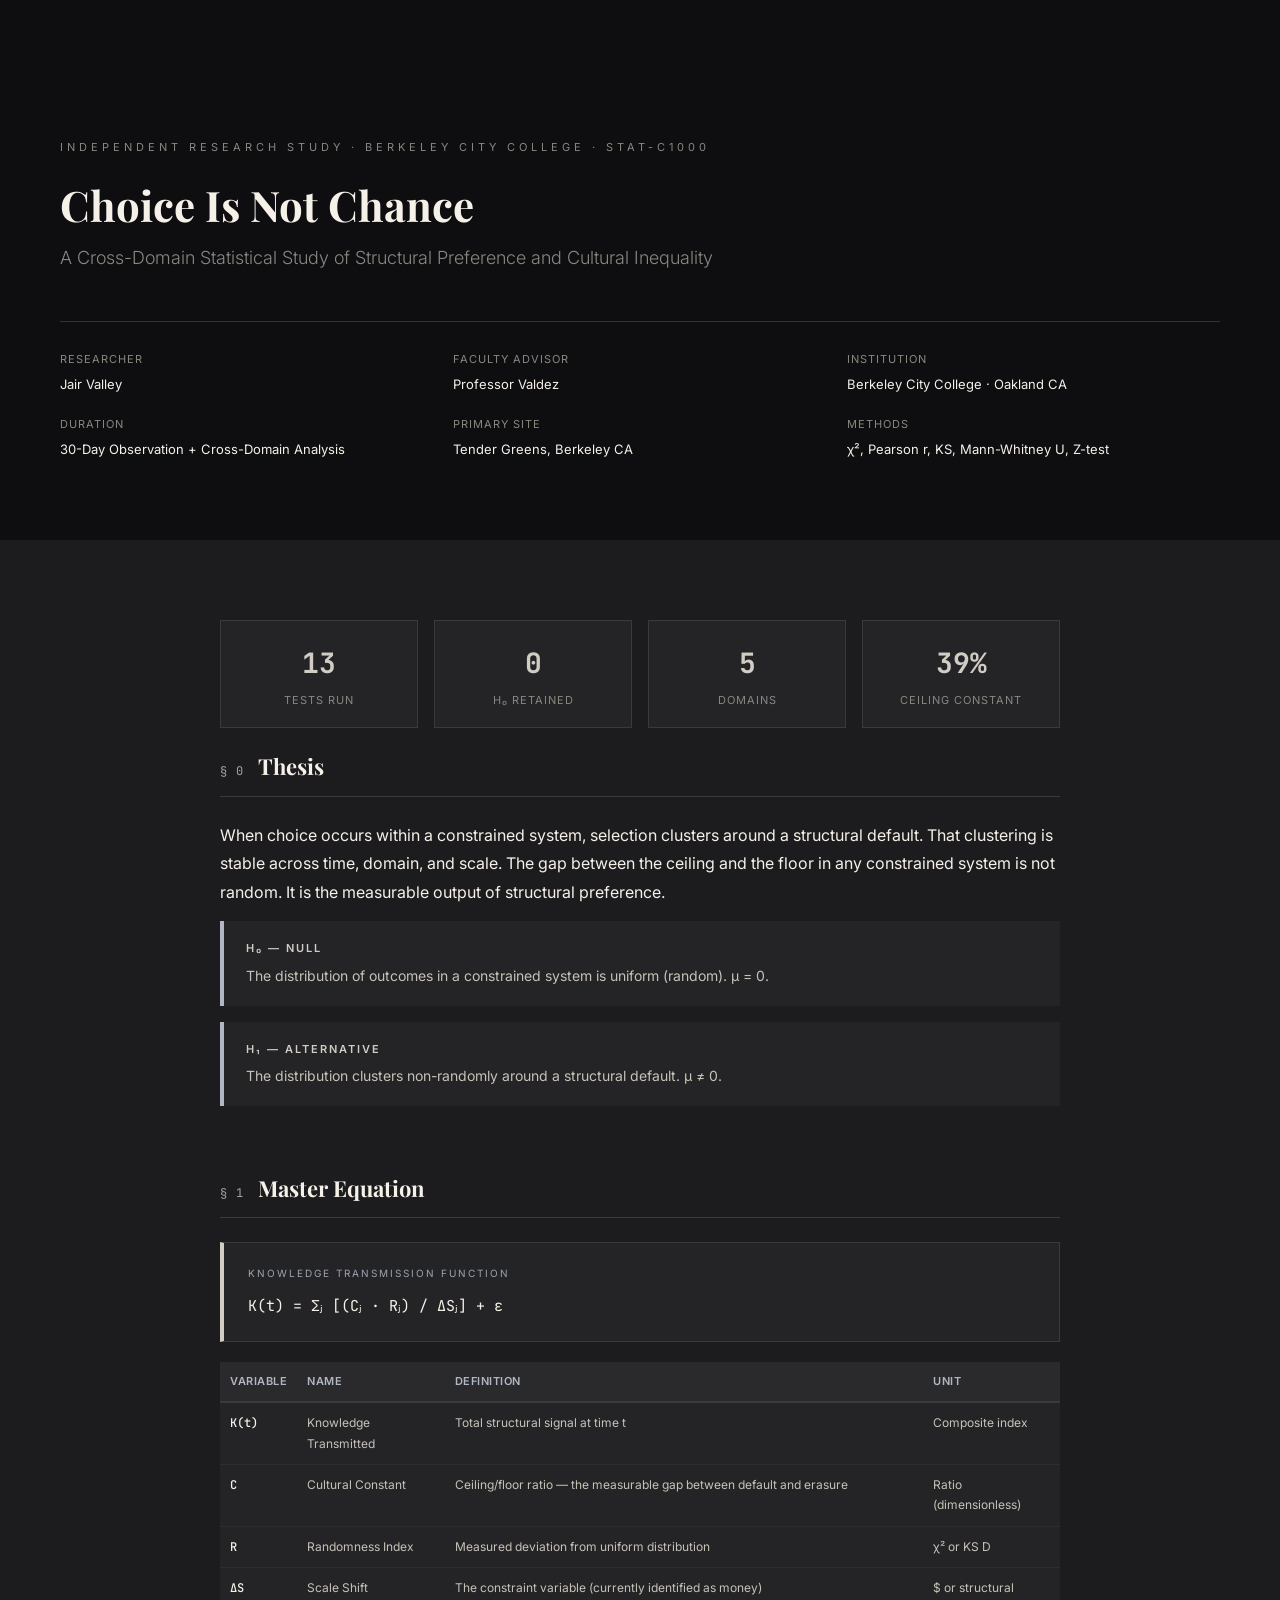
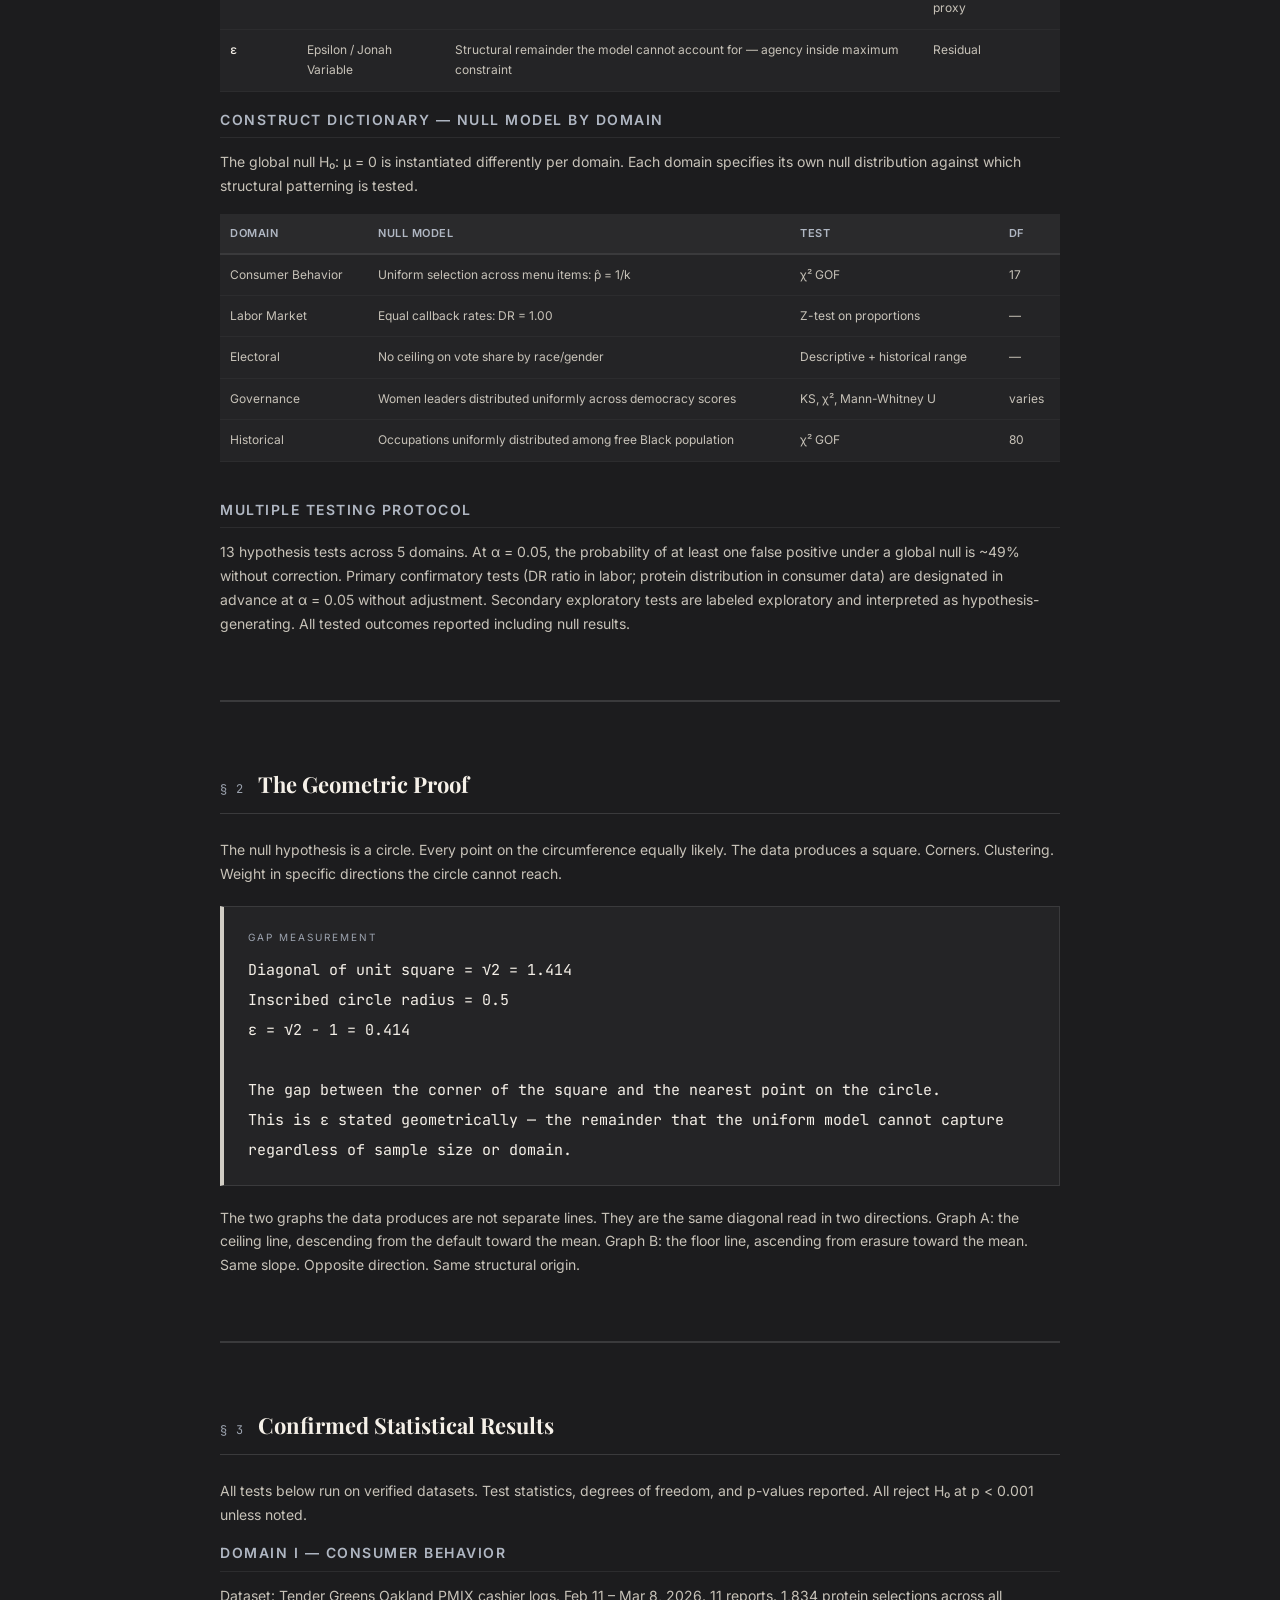
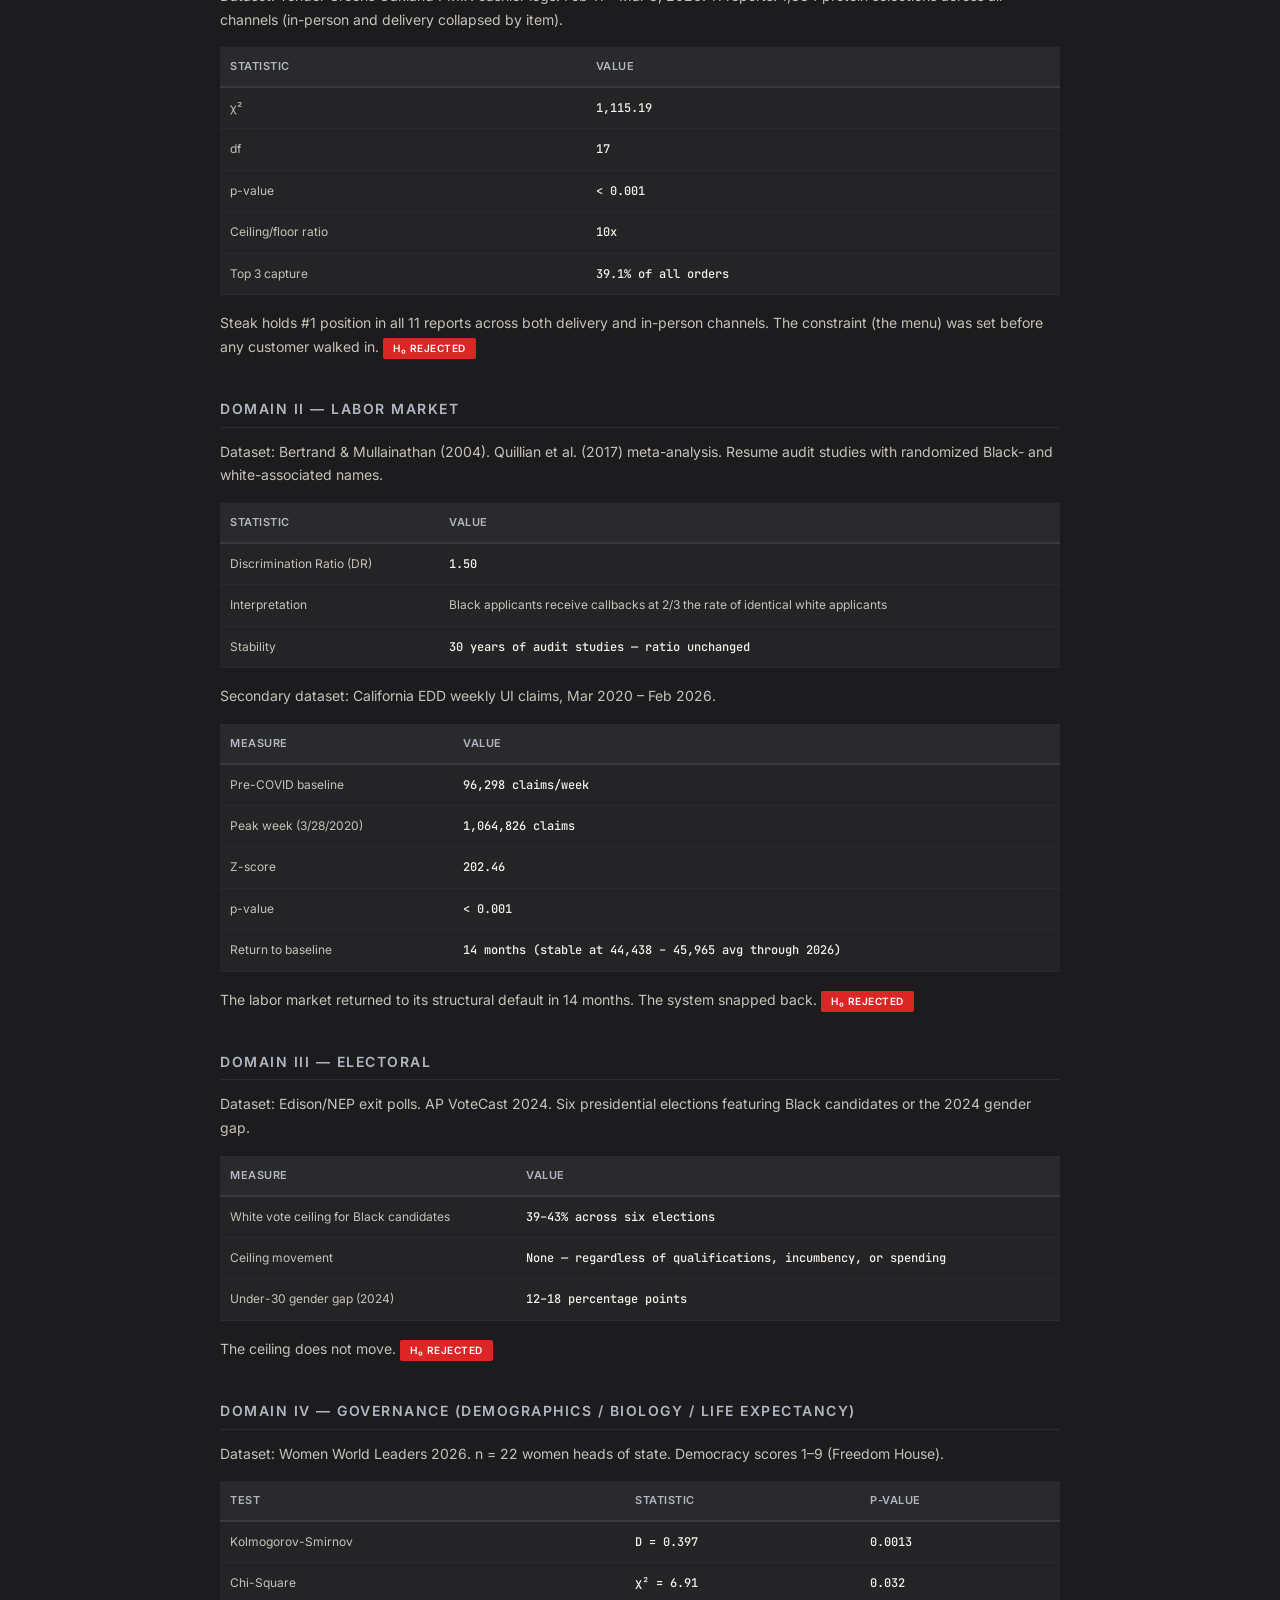
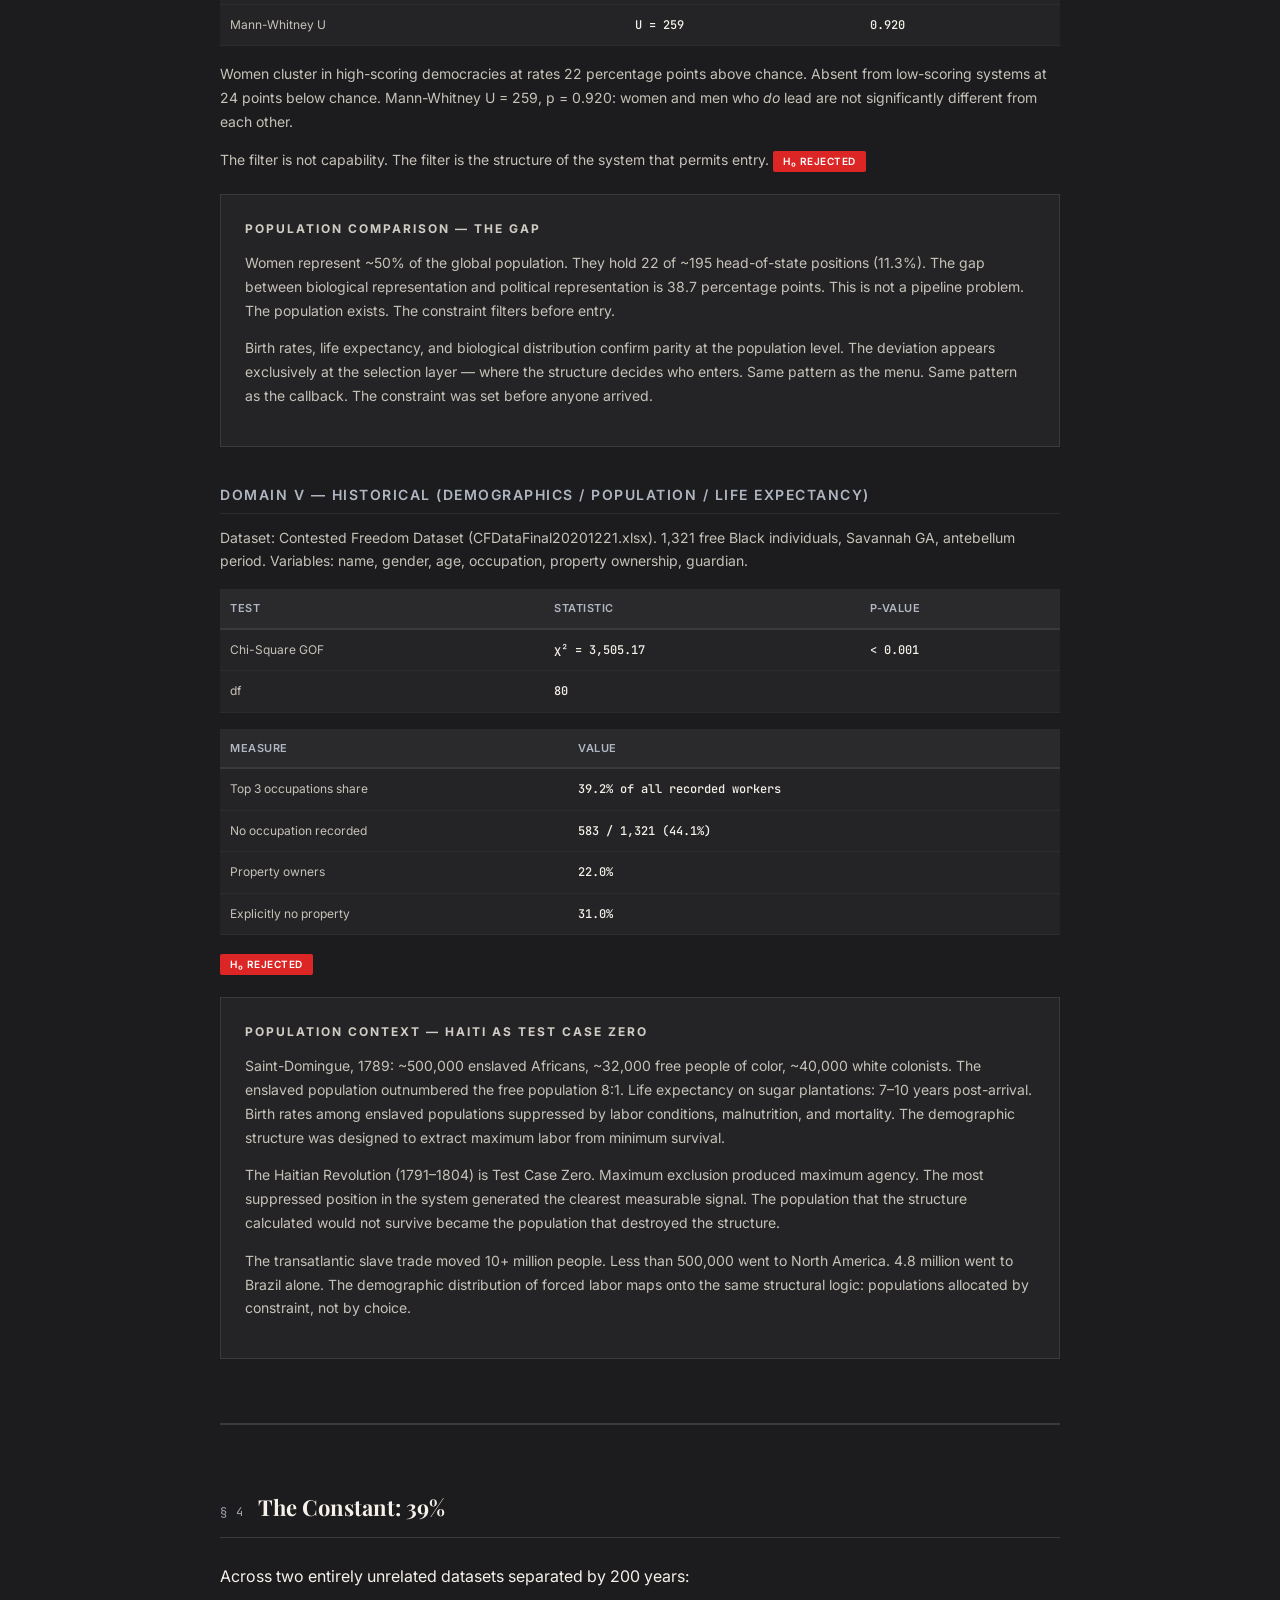
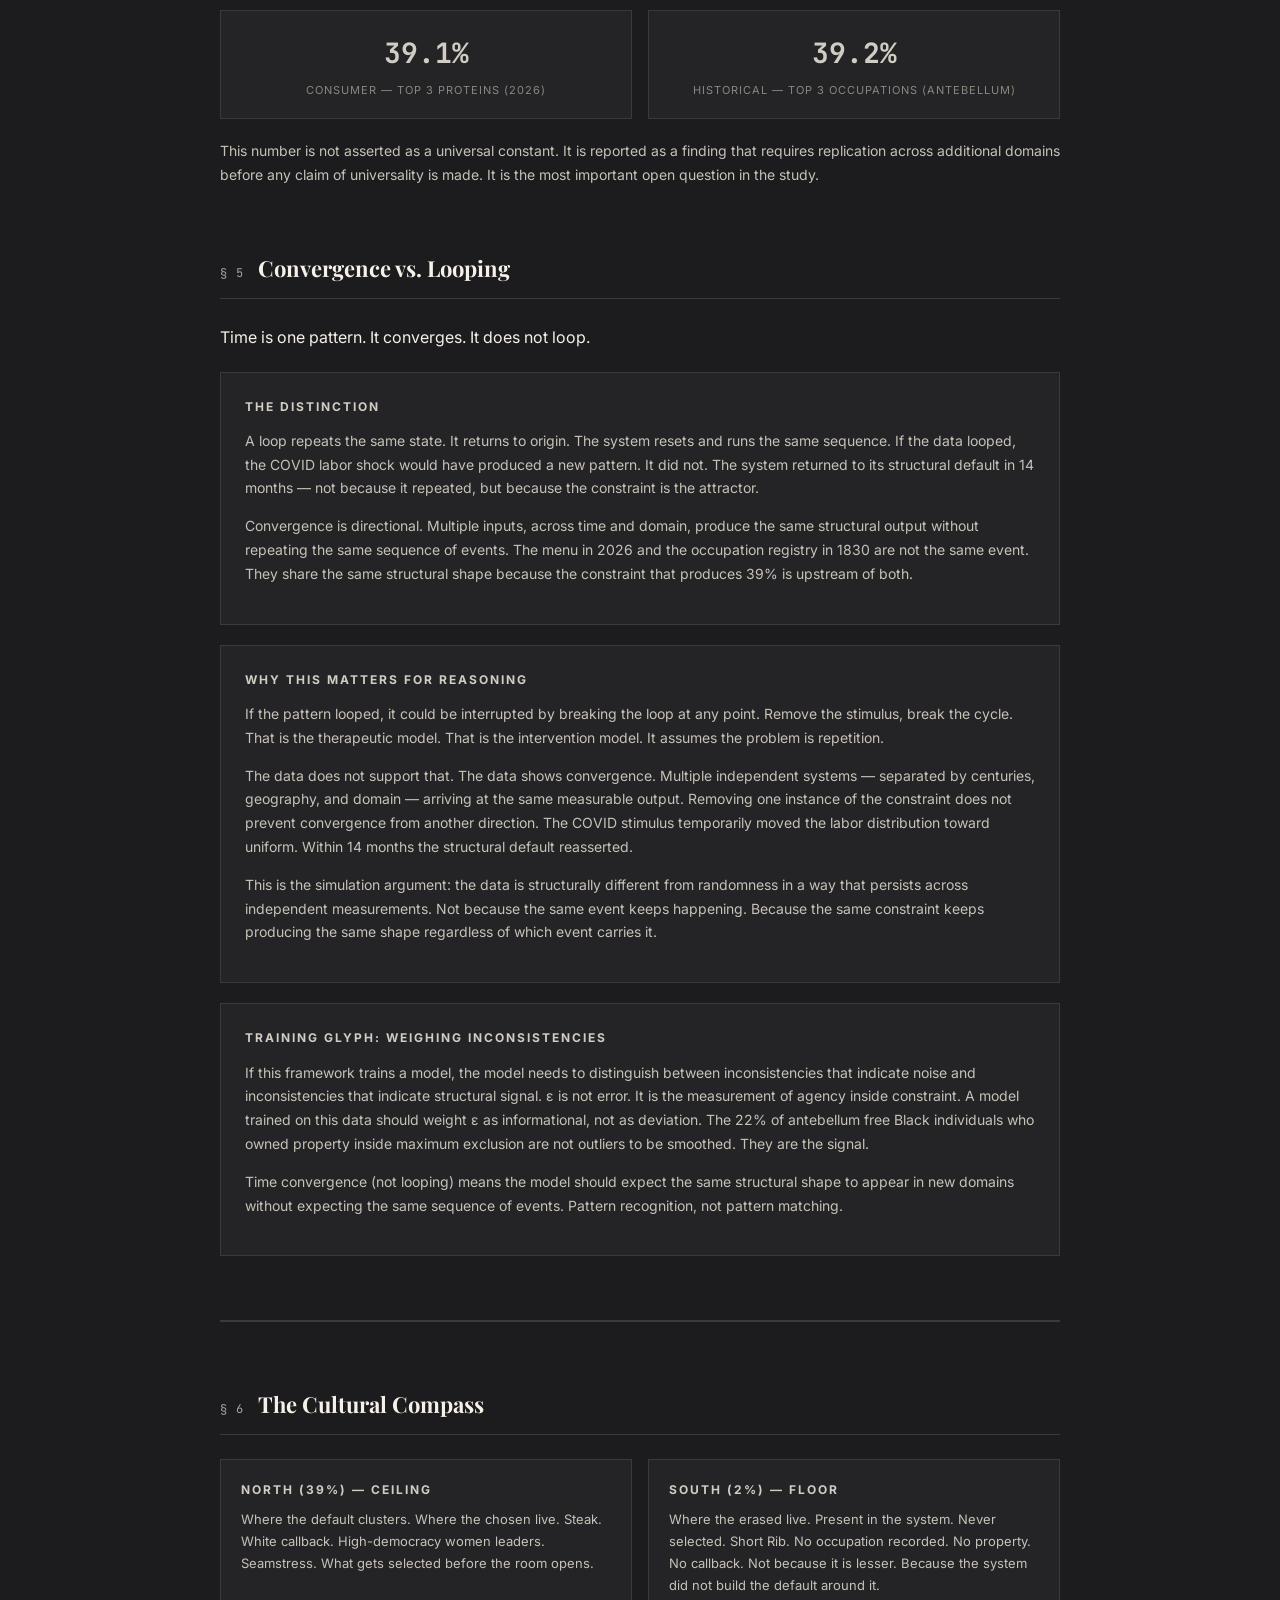
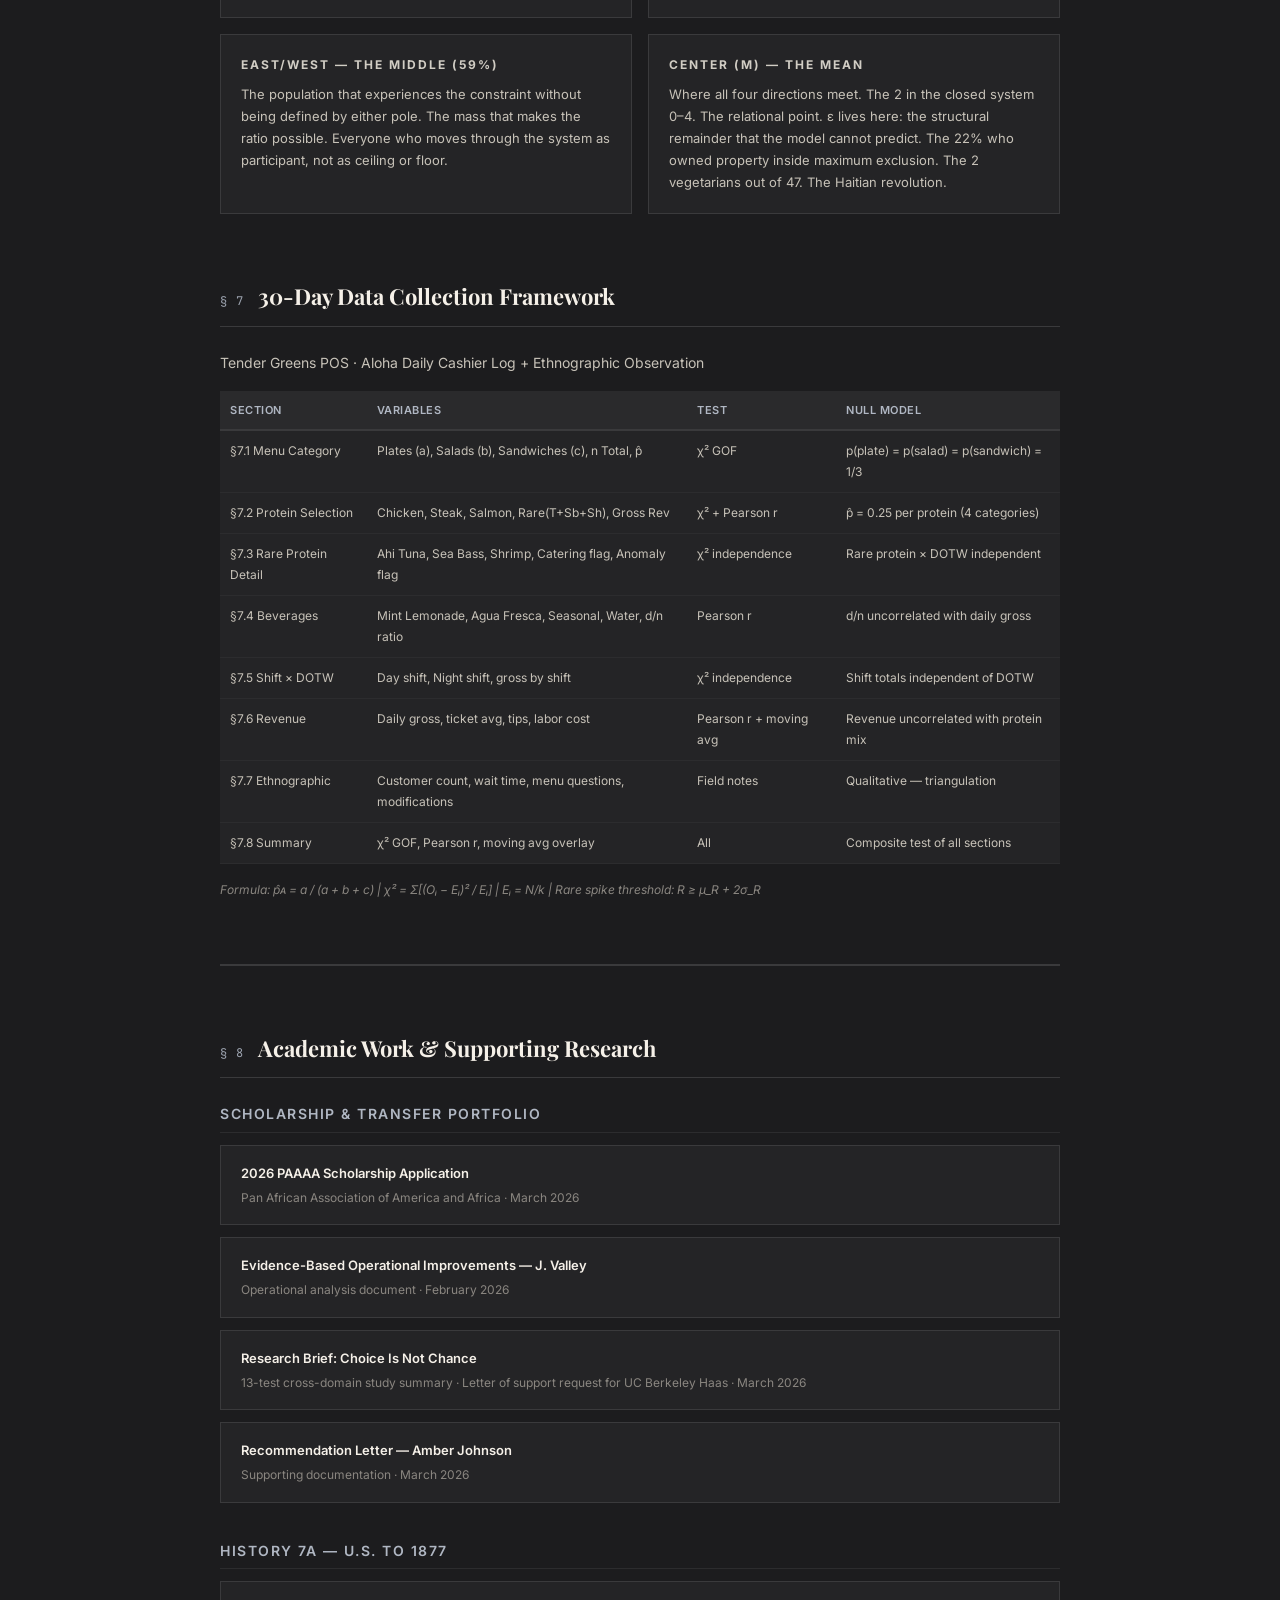
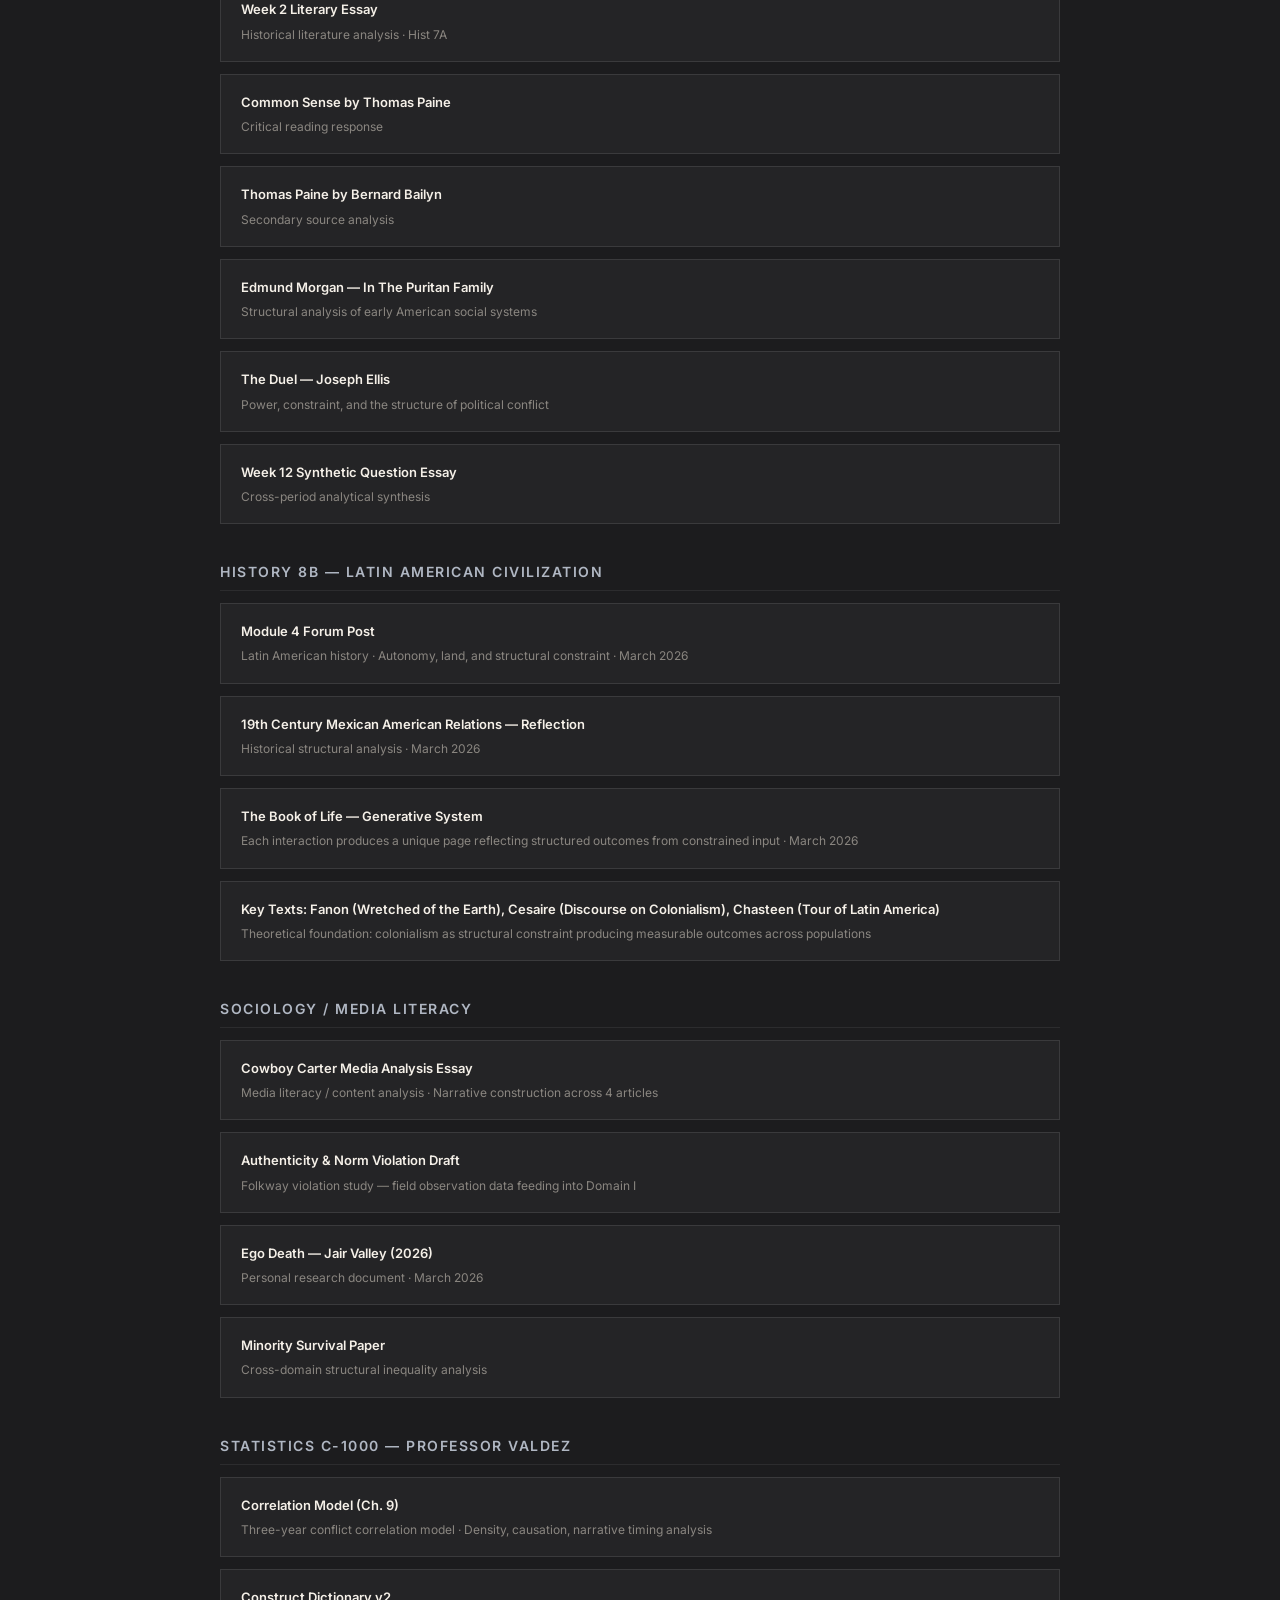
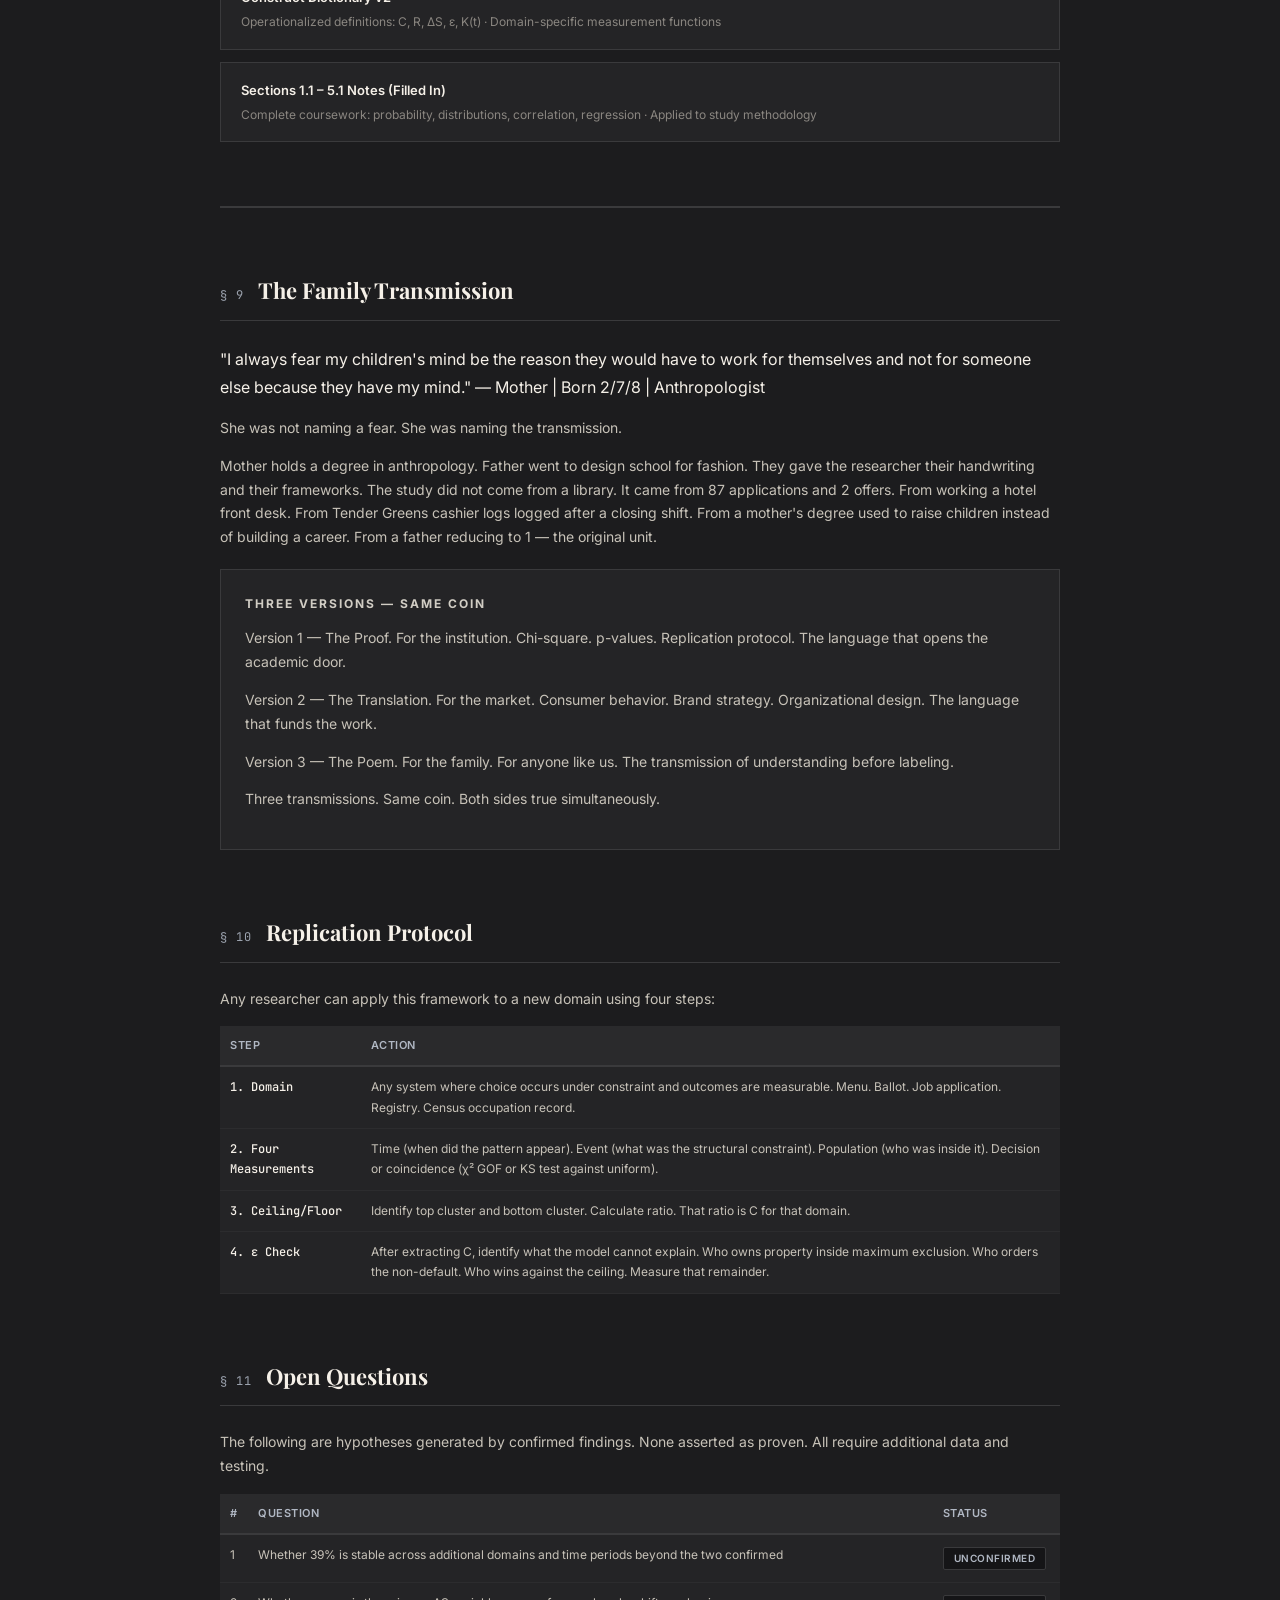
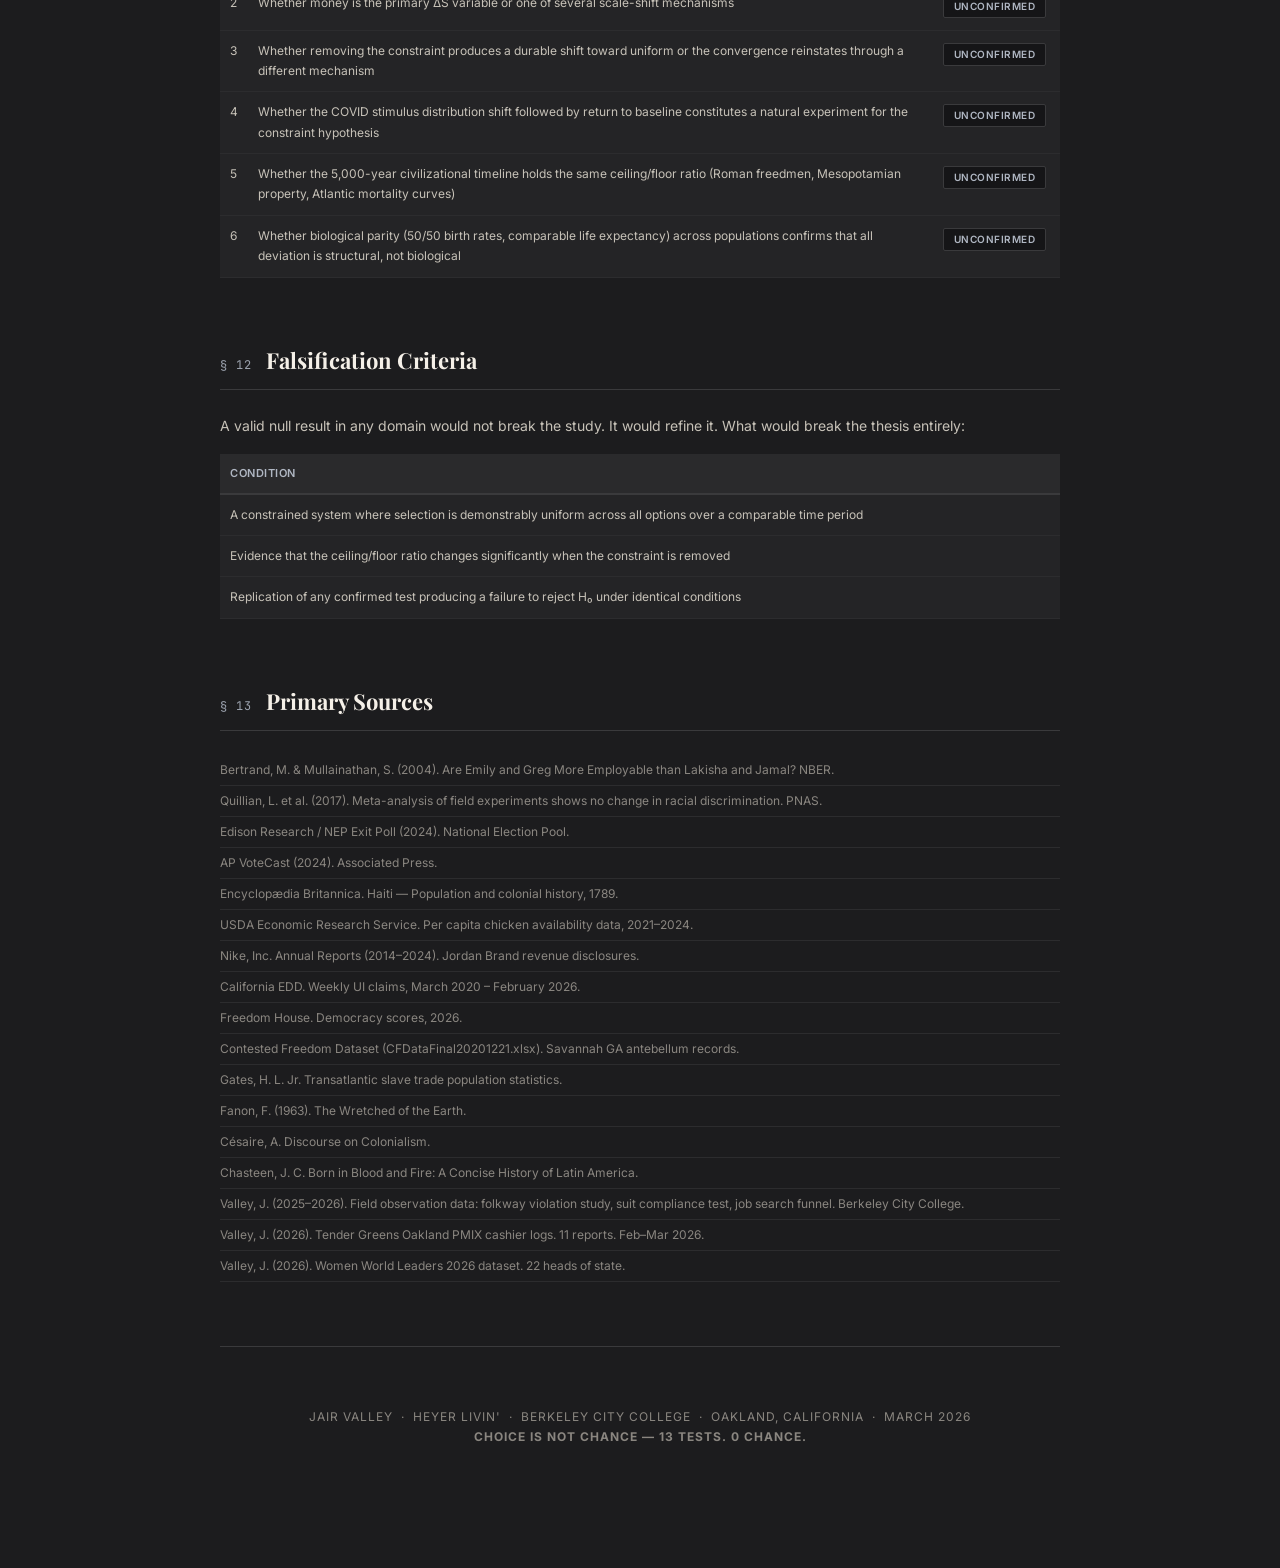
<file: JONAH_STUDY_COMPLETE_V2.html>
<!DOCTYPE html>
<html lang="en">
<head>
<meta charset="UTF-8">
<meta name="viewport" content="width=device-width, initial-scale=1.0">
<title>THE JONAH STUDY — Choice Is Not Chance — Jair Valley</title>
<style>
  @import url('https://fonts.googleapis.com/css2?family=Inter:wght@300;400;500;600;700&family=Playfair+Display:wght@400;700&family=JetBrains+Mono:wght@400;500&display=swap');

  :root {
    --bg: #1c1c1e;
    --bg-deep: #151517;
    --surface: #242426;
    --surface-dim: #1f1f21;
    --border: #3a3a3c;
    --border-light: #2c2c2e;
    --text: #f5f0e8;
    --text-secondary: #c7c2b8;
    --text-tertiary: #8a8680;
    --accent: #9ca3af;
    --accent-cool: #b0b7c3;
    --accent-steel: #d1cdc4;
    --highlight: #8a8680;
    --tag-confirmed: #6b7280;
    --tag-open: #4b5563;
    --tag-domain: #78716c;
    --red-subtle: #dc2626;
    --green-subtle: #365314;
  }

  * { box-sizing: border-box; margin: 0; padding: 0; }

  body {
    font-family: 'Inter', -apple-system, sans-serif;
    background: var(--bg);
    color: var(--text);
    line-height: 1.7;
    padding: 0;
    -webkit-font-smoothing: antialiased;
  }

  /* COVER */
  .cover {
    background: #0e0e10;
    color: var(--text);
    padding: 80px 60px;
    min-height: 60vh;
    display: flex;
    flex-direction: column;
    justify-content: flex-end;
  }
  .cover .label {
    font-size: 11px;
    letter-spacing: 4px;
    text-transform: uppercase;
    color: var(--highlight);
    margin-bottom: 24px;
  }
  .cover h1 {
    font-family: 'Playfair Display', Georgia, serif;
    font-size: 42px;
    font-weight: 700;
    line-height: 1.2;
    margin-bottom: 12px;
    color: var(--text);
  }
  .cover h2 {
    font-size: 18px;
    font-weight: 300;
    color: var(--highlight);
    margin-bottom: 48px;
  }
  .cover-meta {
    display: grid;
    grid-template-columns: repeat(3, 1fr);
    gap: 20px;
    border-top: 1px solid rgba(255,255,255,0.15);
    padding-top: 28px;
  }
  .cover-meta div {
    font-size: 11px;
    letter-spacing: 1px;
    text-transform: uppercase;
    color: var(--highlight);
  }
  .cover-meta span {
    display: block;
    font-size: 13px;
    color: var(--text);
    margin-top: 4px;
    text-transform: none;
    letter-spacing: 0;
  }

  /* MAIN CONTAINER */
  .container {
    max-width: 920px;
    margin: 0 auto;
    padding: 60px 40px;
  }

  /* SECTIONS */
  .section {
    margin-bottom: 64px;
  }
  .section-header {
    display: flex;
    align-items: baseline;
    gap: 14px;
    border-bottom: 1px solid var(--border);
    padding-bottom: 10px;
    margin-bottom: 24px;
  }
  .section-num {
    font-family: 'JetBrains Mono', monospace;
    font-size: 12px;
    color: var(--accent);
    letter-spacing: 1px;
  }
  .section-title {
    font-family: 'Playfair Display', Georgia, serif;
    font-size: 22px;
    font-weight: 700;
    color: var(--text);
  }

  /* SUBSECTION */
  .subsection {
    margin-bottom: 36px;
  }
  .subsection h4 {
    font-size: 14px;
    font-weight: 600;
    text-transform: uppercase;
    letter-spacing: 1.5px;
    color: var(--accent-cool);
    margin-bottom: 12px;
    padding-bottom: 6px;
    border-bottom: 1px solid var(--border-light);
  }

  p { margin-bottom: 14px; font-size: 14px; color: var(--text-secondary); }
  p.lead { font-size: 16px; color: var(--text); line-height: 1.8; }

  /* EQUATION BLOCKS */
  .equation {
    background: var(--surface);
    border: 1px solid var(--border);
    border-left: 4px solid var(--accent-steel);
    padding: 20px 24px;
    margin: 20px 0;
    font-family: 'JetBrains Mono', monospace;
    font-size: 15px;
    color: var(--text);
    line-height: 2;
  }
  .equation .label {
    font-family: 'Inter', sans-serif;
    font-size: 10px;
    letter-spacing: 2px;
    text-transform: uppercase;
    color: var(--accent);
    margin-bottom: 8px;
    display: block;
  }

  /* HYPOTHESIS */
  .hypothesis {
    background: var(--surface);
    border-left: 4px solid var(--accent-cool);
    padding: 18px 22px;
    margin-bottom: 16px;
    font-size: 14px;
    line-height: 1.7;
    color: var(--text-secondary);
  }
  .hypothesis .h-label {
    font-size: 11px;
    letter-spacing: 2px;
    text-transform: uppercase;
    color: var(--accent-steel);
    margin-bottom: 6px;
    font-weight: 600;
  }

  /* TABLES */
  table {
    width: 100%;
    border-collapse: collapse;
    font-size: 12px;
    margin: 16px 0;
    background: var(--surface);
  }
  thead th {
    background: #2a2a2c;
    color: var(--accent-cool);
    padding: 10px 10px;
    text-align: left;
    font-weight: 600;
    font-size: 11px;
    letter-spacing: 0.5px;
    text-transform: uppercase;
    border-bottom: 2px solid #3a3a3c;
  }
  tbody td {
    padding: 10px 10px;
    border-bottom: 1px solid var(--border-light);
    color: var(--text-secondary);
    vertical-align: top;
  }
  tbody tr:hover td { background: var(--surface-dim); }
  .result-cell { font-family: 'JetBrains Mono', monospace; font-size: 12px; color: var(--text); font-weight: 500; }

  /* TAGS */
  .tag {
    display: inline-block;
    padding: 2px 10px;
    border-radius: 2px;
    font-size: 10px;
    font-weight: 600;
    letter-spacing: 0.5px;
    text-transform: uppercase;
    margin: 2px 4px 2px 0;
  }
  .tag.confirmed { background: #3a3a3c; color: var(--text); }
  .tag.open { background: var(--bg-deep); color: var(--accent-cool); border: 1px solid var(--border); }
  .tag.domain { background: var(--surface-dim); color: var(--accent-cool); border: 1px solid var(--border); }
  .tag.rejected { background: #dc2626; color: #fff; }

  /* COMPASS */
  .compass-grid {
    display: grid;
    grid-template-columns: 1fr 1fr;
    gap: 16px;
    margin: 20px 0;
  }
  .compass-card {
    background: var(--surface);
    border: 1px solid var(--border);
    padding: 20px;
  }
  .compass-card h5 {
    font-size: 12px;
    letter-spacing: 2px;
    text-transform: uppercase;
    color: var(--accent-steel);
    margin-bottom: 8px;
  }
  .compass-card p { font-size: 13px; margin-bottom: 0; }

  /* CONVERGENCE */
  .convergence-block {
    background: var(--surface);
    border: 1px solid var(--border);
    padding: 24px;
    margin: 20px 0;
  }
  .convergence-block h5 {
    font-size: 12px;
    letter-spacing: 2px;
    text-transform: uppercase;
    color: var(--accent-steel);
    margin-bottom: 12px;
  }

  /* STAT CARD */
  .stat-row {
    display: grid;
    grid-template-columns: repeat(4, 1fr);
    gap: 16px;
    margin: 20px 0;
  }
  .stat-card {
    background: var(--surface);
    border: 1px solid var(--border);
    padding: 18px;
    text-align: center;
  }
  .stat-card .num {
    font-family: 'JetBrains Mono', monospace;
    font-size: 28px;
    font-weight: 700;
    color: var(--accent-steel);
  }
  .stat-card .desc {
    font-size: 11px;
    color: var(--text-tertiary);
    text-transform: uppercase;
    letter-spacing: 1px;
    margin-top: 4px;
  }

  /* SOURCES */
  .source-list {
    list-style: none;
    padding: 0;
  }
  .source-list li {
    font-size: 12px;
    color: var(--text-tertiary);
    padding: 6px 0;
    border-bottom: 1px solid var(--border-light);
    line-height: 1.5;
  }

  /* ACADEMIC WORK */
  .essay-ref {
    background: var(--surface);
    border: 1px solid var(--border);
    padding: 16px 20px;
    margin-bottom: 12px;
  }
  .essay-ref h5 {
    font-size: 13px;
    font-weight: 600;
    color: var(--text);
    margin-bottom: 4px;
  }
  .essay-ref p {
    font-size: 12px;
    color: var(--text-tertiary);
    margin-bottom: 0;
  }

  hr.page-break {
    border: none;
    border-top: 2px solid var(--border);
    margin: 64px 0;
  }

  .note {
    font-size: 12px;
    color: var(--text-tertiary);
    font-style: italic;
    margin-top: 12px;
    line-height: 1.6;
  }

  .colophon {
    text-align: center;
    padding: 60px 40px;
    border-top: 1px solid var(--border);
    margin-top: 60px;
    font-size: 12px;
    color: var(--text-tertiary);
    letter-spacing: 1px;
  }

  @media (max-width: 700px) {
    .cover { padding: 40px 24px; }
    .cover h1 { font-size: 28px; }
    .cover-meta { grid-template-columns: 1fr 1fr; }
    .container { padding: 32px 20px; }
    .stat-row { grid-template-columns: 1fr 1fr; }
    .compass-grid { grid-template-columns: 1fr; }
  }
</style>
</head>
<body>

<!-- ===== COVER ===== -->
<div class="cover">
  <div class="label">Independent Research Study &middot; Berkeley City College &middot; Stat-C1000</div>
  <h1>Choice Is Not Chance</h1>
  <h2>A Cross-Domain Statistical Study of Structural Preference and Cultural Inequality</h2>
  <div class="cover-meta">
    <div>Researcher <span>Jair Valley</span></div>
    <div>Faculty Advisor <span>Professor Valdez</span></div>
    <div>Institution <span>Berkeley City College &middot; Oakland CA</span></div>
    <div>Duration <span>30-Day Observation + Cross-Domain Analysis</span></div>
    <div>Primary Site <span>Tender Greens, Berkeley CA</span></div>
    <div>Methods <span>&chi;&sup2;, Pearson r, KS, Mann-Whitney U, Z-test</span></div>
  </div>
</div>

<div class="container">

<!-- ===== SUMMARY STATS ===== -->
<div class="stat-row">
  <div class="stat-card"><div class="num">13</div><div class="desc">Tests Run</div></div>
  <div class="stat-card"><div class="num">0</div><div class="desc">H&#8320; Retained</div></div>
  <div class="stat-card"><div class="num">5</div><div class="desc">Domains</div></div>
  <div class="stat-card"><div class="num">39%</div><div class="desc">Ceiling Constant</div></div>
</div>

<!-- ===== &sect;0 THESIS ===== -->
<div class="section" id="thesis">
  <div class="section-header">
    <span class="section-num">&sect; 0</span>
    <span class="section-title">Thesis</span>
  </div>
  <p class="lead">When choice occurs within a constrained system, selection clusters around a structural default. That clustering is stable across time, domain, and scale. The gap between the ceiling and the floor in any constrained system is not random. It is the measurable output of structural preference.</p>

  <div class="hypothesis">
    <div class="h-label">H&#8320; &mdash; Null</div>
    The distribution of outcomes in a constrained system is uniform (random). &mu; = 0.
  </div>
  <div class="hypothesis">
    <div class="h-label">H&#8321; &mdash; Alternative</div>
    The distribution clusters non-randomly around a structural default. &mu; &ne; 0.
  </div>
</div>

<!-- ===== &sect;1 MASTER EQUATION ===== -->
<div class="section" id="equation">
  <div class="section-header">
    <span class="section-num">&sect; 1</span>
    <span class="section-title">Master Equation</span>
  </div>

  <div class="equation">
    <span class="label">Knowledge Transmission Function</span>
    K(t) = &Sigma;&#11388; [(C&#11388; &middot; R&#11388;) / &Delta;S&#11388;] + &epsilon;
  </div>

  <table>
    <thead><tr><th>Variable</th><th>Name</th><th>Definition</th><th>Unit</th></tr></thead>
    <tbody>
      <tr><td class="result-cell">K(t)</td><td>Knowledge Transmitted</td><td>Total structural signal at time t</td><td>Composite index</td></tr>
      <tr><td class="result-cell">C</td><td>Cultural Constant</td><td>Ceiling/floor ratio &mdash; the measurable gap between default and erasure</td><td>Ratio (dimensionless)</td></tr>
      <tr><td class="result-cell">R</td><td>Randomness Index</td><td>Measured deviation from uniform distribution</td><td>&chi;&sup2; or KS D</td></tr>
      <tr><td class="result-cell">&Delta;S</td><td>Scale Shift</td><td>The constraint variable (currently identified as money)</td><td>$ or structural proxy</td></tr>
      <tr><td class="result-cell">&epsilon;</td><td>Epsilon / Jonah Variable</td><td>Structural remainder the model cannot account for &mdash; agency inside maximum constraint</td><td>Residual</td></tr>
    </tbody>
  </table>

  <div class="subsection">
    <h4>Construct Dictionary &mdash; Null Model by Domain</h4>
    <p>The global null H&#8320;: &mu; = 0 is instantiated differently per domain. Each domain specifies its own null distribution against which structural patterning is tested.</p>
    <table>
      <thead><tr><th>Domain</th><th>Null Model</th><th>Test</th><th>df</th></tr></thead>
      <tbody>
        <tr><td>Consumer Behavior</td><td>Uniform selection across menu items: p&#770; = 1/k</td><td>&chi;&sup2; GOF</td><td>17</td></tr>
        <tr><td>Labor Market</td><td>Equal callback rates: DR = 1.00</td><td>Z-test on proportions</td><td>&mdash;</td></tr>
        <tr><td>Electoral</td><td>No ceiling on vote share by race/gender</td><td>Descriptive + historical range</td><td>&mdash;</td></tr>
        <tr><td>Governance</td><td>Women leaders distributed uniformly across democracy scores</td><td>KS, &chi;&sup2;, Mann-Whitney U</td><td>varies</td></tr>
        <tr><td>Historical</td><td>Occupations uniformly distributed among free Black population</td><td>&chi;&sup2; GOF</td><td>80</td></tr>
      </tbody>
    </table>
  </div>

  <div class="subsection">
    <h4>Multiple Testing Protocol</h4>
    <p>13 hypothesis tests across 5 domains. At &alpha; = 0.05, the probability of at least one false positive under a global null is ~49% without correction. Primary confirmatory tests (DR ratio in labor; protein distribution in consumer data) are designated in advance at &alpha; = 0.05 without adjustment. Secondary exploratory tests are labeled exploratory and interpreted as hypothesis-generating. All tested outcomes reported including null results.</p>
  </div>
</div>

<hr class="page-break">

<!-- ===== &sect;2 GEOMETRIC PROOF ===== -->
<div class="section" id="geometry">
  <div class="section-header">
    <span class="section-num">&sect; 2</span>
    <span class="section-title">The Geometric Proof</span>
  </div>

  <p>The null hypothesis is a circle. Every point on the circumference equally likely. The data produces a square. Corners. Clustering. Weight in specific directions the circle cannot reach.</p>

  <div class="equation">
    <span class="label">Gap Measurement</span>
    Diagonal of unit square = &radic;2 = 1.414<br>
    Inscribed circle radius = 0.5<br>
    &epsilon; = &radic;2 &minus; 1 = 0.414<br>
    <br>
    The gap between the corner of the square and the nearest point on the circle.<br>
    This is &epsilon; stated geometrically &mdash; the remainder that the uniform model cannot capture regardless of sample size or domain.
  </div>

  <p>The two graphs the data produces are not separate lines. They are the same diagonal read in two directions. Graph A: the ceiling line, descending from the default toward the mean. Graph B: the floor line, ascending from erasure toward the mean. Same slope. Opposite direction. Same structural origin.</p>
</div>

<hr class="page-break">

<!-- ===== &sect;3 CONFIRMED RESULTS ===== -->
<div class="section" id="results">
  <div class="section-header">
    <span class="section-num">&sect; 3</span>
    <span class="section-title">Confirmed Statistical Results</span>
  </div>
  <p>All tests below run on verified datasets. Test statistics, degrees of freedom, and p-values reported. All reject H&#8320; at p &lt; 0.001 unless noted.</p>

  <!-- DOMAIN I -->
  <div class="subsection">
    <h4>Domain I &mdash; Consumer Behavior</h4>
    <p>Dataset: Tender Greens Oakland PMIX cashier logs. Feb 11 &ndash; Mar 8, 2026. 11 reports. 1,834 protein selections across all channels (in-person and delivery collapsed by item).</p>
    <table>
      <thead><tr><th>Statistic</th><th>Value</th></tr></thead>
      <tbody>
        <tr><td>&chi;&sup2;</td><td class="result-cell">1,115.19</td></tr>
        <tr><td>df</td><td class="result-cell">17</td></tr>
        <tr><td>p-value</td><td class="result-cell">&lt; 0.001</td></tr>
        <tr><td>Ceiling/floor ratio</td><td class="result-cell">10x</td></tr>
        <tr><td>Top 3 capture</td><td class="result-cell">39.1% of all orders</td></tr>
      </tbody>
    </table>
    <p>Steak holds #1 position in all 11 reports across both delivery and in-person channels. The constraint (the menu) was set before any customer walked in. <span class="tag rejected">H&#8320; REJECTED</span></p>
  </div>

  <!-- DOMAIN II -->
  <div class="subsection">
    <h4>Domain II &mdash; Labor Market</h4>
    <p>Dataset: Bertrand &amp; Mullainathan (2004). Quillian et al. (2017) meta-analysis. Resume audit studies with randomized Black- and white-associated names.</p>
    <table>
      <thead><tr><th>Statistic</th><th>Value</th></tr></thead>
      <tbody>
        <tr><td>Discrimination Ratio (DR)</td><td class="result-cell">1.50</td></tr>
        <tr><td>Interpretation</td><td>Black applicants receive callbacks at 2/3 the rate of identical white applicants</td></tr>
        <tr><td>Stability</td><td class="result-cell">30 years of audit studies &mdash; ratio unchanged</td></tr>
      </tbody>
    </table>

    <p>Secondary dataset: California EDD weekly UI claims, Mar 2020 &ndash; Feb 2026.</p>
    <table>
      <thead><tr><th>Measure</th><th>Value</th></tr></thead>
      <tbody>
        <tr><td>Pre-COVID baseline</td><td class="result-cell">96,298 claims/week</td></tr>
        <tr><td>Peak week (3/28/2020)</td><td class="result-cell">1,064,826 claims</td></tr>
        <tr><td>Z-score</td><td class="result-cell">202.46</td></tr>
        <tr><td>p-value</td><td class="result-cell">&lt; 0.001</td></tr>
        <tr><td>Return to baseline</td><td class="result-cell">14 months (stable at 44,438 &ndash; 45,965 avg through 2026)</td></tr>
      </tbody>
    </table>
    <p>The labor market returned to its structural default in 14 months. The system snapped back. <span class="tag rejected">H&#8320; REJECTED</span></p>
  </div>

  <!-- DOMAIN III -->
  <div class="subsection">
    <h4>Domain III &mdash; Electoral</h4>
    <p>Dataset: Edison/NEP exit polls. AP VoteCast 2024. Six presidential elections featuring Black candidates or the 2024 gender gap.</p>
    <table>
      <thead><tr><th>Measure</th><th>Value</th></tr></thead>
      <tbody>
        <tr><td>White vote ceiling for Black candidates</td><td class="result-cell">39&ndash;43% across six elections</td></tr>
        <tr><td>Ceiling movement</td><td class="result-cell">None &mdash; regardless of qualifications, incumbency, or spending</td></tr>
        <tr><td>Under-30 gender gap (2024)</td><td class="result-cell">12&ndash;18 percentage points</td></tr>
      </tbody>
    </table>
    <p>The ceiling does not move. <span class="tag rejected">H&#8320; REJECTED</span></p>
  </div>

  <!-- DOMAIN IV -->
  <div class="subsection">
    <h4>Domain IV &mdash; Governance (Demographics / Biology / Life Expectancy)</h4>
    <p>Dataset: Women World Leaders 2026. n = 22 women heads of state. Democracy scores 1&ndash;9 (Freedom House).</p>
    <table>
      <thead><tr><th>Test</th><th>Statistic</th><th>p-value</th></tr></thead>
      <tbody>
        <tr><td>Kolmogorov-Smirnov</td><td class="result-cell">D = 0.397</td><td class="result-cell">0.0013</td></tr>
        <tr><td>Chi-Square</td><td class="result-cell">&chi;&sup2; = 6.91</td><td class="result-cell">0.032</td></tr>
        <tr><td>Mann-Whitney U</td><td class="result-cell">U = 259</td><td class="result-cell">0.920</td></tr>
      </tbody>
    </table>
    <p>Women cluster in high-scoring democracies at rates 22 percentage points above chance. Absent from low-scoring systems at 24 points below chance. Mann-Whitney U = 259, p = 0.920: women and men who <em>do</em> lead are not significantly different from each other.</p>
    <p>The filter is not capability. The filter is the structure of the system that permits entry. <span class="tag rejected">H&#8320; REJECTED</span></p>

    <div class="convergence-block">
      <h5>Population Comparison &mdash; The Gap</h5>
      <p>Women represent ~50% of the global population. They hold 22 of ~195 head-of-state positions (11.3%). The gap between biological representation and political representation is 38.7 percentage points. This is not a pipeline problem. The population exists. The constraint filters before entry.</p>
      <p>Birth rates, life expectancy, and biological distribution confirm parity at the population level. The deviation appears exclusively at the selection layer &mdash; where the structure decides who enters. Same pattern as the menu. Same pattern as the callback. The constraint was set before anyone arrived.</p>
    </div>
  </div>

  <!-- DOMAIN V -->
  <div class="subsection">
    <h4>Domain V &mdash; Historical (Demographics / Population / Life Expectancy)</h4>
    <p>Dataset: Contested Freedom Dataset (CFDataFinal20201221.xlsx). 1,321 free Black individuals, Savannah GA, antebellum period. Variables: name, gender, age, occupation, property ownership, guardian.</p>
    <table>
      <thead><tr><th>Test</th><th>Statistic</th><th>p-value</th></tr></thead>
      <tbody>
        <tr><td>Chi-Square GOF</td><td class="result-cell">&chi;&sup2; = 3,505.17</td><td class="result-cell">&lt; 0.001</td></tr>
        <tr><td>df</td><td class="result-cell" colspan="2">80</td></tr>
      </tbody>
    </table>
    <table>
      <thead><tr><th>Measure</th><th>Value</th></tr></thead>
      <tbody>
        <tr><td>Top 3 occupations share</td><td class="result-cell">39.2% of all recorded workers</td></tr>
        <tr><td>No occupation recorded</td><td class="result-cell">583 / 1,321 (44.1%)</td></tr>
        <tr><td>Property owners</td><td class="result-cell">22.0%</td></tr>
        <tr><td>Explicitly no property</td><td class="result-cell">31.0%</td></tr>
      </tbody>
    </table>
    <p><span class="tag rejected">H&#8320; REJECTED</span></p>

    <div class="convergence-block">
      <h5>Population Context &mdash; Haiti as Test Case Zero</h5>
      <p>Saint-Domingue, 1789: ~500,000 enslaved Africans, ~32,000 free people of color, ~40,000 white colonists. The enslaved population outnumbered the free population 8:1. Life expectancy on sugar plantations: 7&ndash;10 years post-arrival. Birth rates among enslaved populations suppressed by labor conditions, malnutrition, and mortality. The demographic structure was designed to extract maximum labor from minimum survival.</p>
      <p>The Haitian Revolution (1791&ndash;1804) is Test Case Zero. Maximum exclusion produced maximum agency. The most suppressed position in the system generated the clearest measurable signal. The population that the structure calculated would not survive became the population that destroyed the structure.</p>
      <p>The transatlantic slave trade moved 10+ million people. Less than 500,000 went to North America. 4.8 million went to Brazil alone. The demographic distribution of forced labor maps onto the same structural logic: populations allocated by constraint, not by choice.</p>
    </div>
  </div>
</div>

<hr class="page-break">

<!-- ===== &sect;4 THE CONSTANT ===== -->
<div class="section" id="constant">
  <div class="section-header">
    <span class="section-num">&sect; 4</span>
    <span class="section-title">The Constant: 39%</span>
  </div>
  <p class="lead">Across two entirely unrelated datasets separated by 200 years:</p>

  <div class="stat-row" style="grid-template-columns: 1fr 1fr;">
    <div class="stat-card">
      <div class="num">39.1%</div>
      <div class="desc">Consumer &mdash; Top 3 proteins (2026)</div>
    </div>
    <div class="stat-card">
      <div class="num">39.2%</div>
      <div class="desc">Historical &mdash; Top 3 occupations (antebellum)</div>
    </div>
  </div>

  <p>This number is not asserted as a universal constant. It is reported as a finding that requires replication across additional domains before any claim of universality is made. It is the most important open question in the study.</p>
</div>

<!-- ===== &sect;5 CONVERGENCE vs LOOPING ===== -->
<div class="section" id="convergence">
  <div class="section-header">
    <span class="section-num">&sect; 5</span>
    <span class="section-title">Convergence vs. Looping</span>
  </div>

  <p class="lead">Time is one pattern. It converges. It does not loop.</p>

  <div class="convergence-block">
    <h5>The Distinction</h5>
    <p>A loop repeats the same state. It returns to origin. The system resets and runs the same sequence. If the data looped, the COVID labor shock would have produced a new pattern. It did not. The system returned to its structural default in 14 months &mdash; not because it repeated, but because the constraint is the attractor.</p>
    <p>Convergence is directional. Multiple inputs, across time and domain, produce the same structural output without repeating the same sequence of events. The menu in 2026 and the occupation registry in 1830 are not the same event. They share the same structural shape because the constraint that produces 39% is upstream of both.</p>
  </div>

  <div class="convergence-block">
    <h5>Why This Matters for Reasoning</h5>
    <p>If the pattern looped, it could be interrupted by breaking the loop at any point. Remove the stimulus, break the cycle. That is the therapeutic model. That is the intervention model. It assumes the problem is repetition.</p>
    <p>The data does not support that. The data shows convergence. Multiple independent systems &mdash; separated by centuries, geography, and domain &mdash; arriving at the same measurable output. Removing one instance of the constraint does not prevent convergence from another direction. The COVID stimulus temporarily moved the labor distribution toward uniform. Within 14 months the structural default reasserted.</p>
    <p>This is the simulation argument: the data is structurally different from randomness in a way that persists across independent measurements. Not because the same event keeps happening. Because the same constraint keeps producing the same shape regardless of which event carries it.</p>
  </div>

  <div class="convergence-block">
    <h5>Training Glyph: Weighing Inconsistencies</h5>
    <p>If this framework trains a model, the model needs to distinguish between inconsistencies that indicate noise and inconsistencies that indicate structural signal. &epsilon; is not error. It is the measurement of agency inside constraint. A model trained on this data should weight &epsilon; as informational, not as deviation. The 22% of antebellum free Black individuals who owned property inside maximum exclusion are not outliers to be smoothed. They are the signal.</p>
    <p>Time convergence (not looping) means the model should expect the same structural shape to appear in new domains without expecting the same sequence of events. Pattern recognition, not pattern matching.</p>
  </div>
</div>

<hr class="page-break">

<!-- ===== &sect;6 CULTURAL COMPASS ===== -->
<div class="section" id="compass">
  <div class="section-header">
    <span class="section-num">&sect; 6</span>
    <span class="section-title">The Cultural Compass</span>
  </div>

  <div class="compass-grid">
    <div class="compass-card">
      <h5>North (39%) &mdash; Ceiling</h5>
      <p>Where the default clusters. Where the chosen live. Steak. White callback. High-democracy women leaders. Seamstress. What gets selected before the room opens.</p>
    </div>
    <div class="compass-card">
      <h5>South (2%) &mdash; Floor</h5>
      <p>Where the erased live. Present in the system. Never selected. Short Rib. No occupation recorded. No property. No callback. Not because it is lesser. Because the system did not build the default around it.</p>
    </div>
    <div class="compass-card">
      <h5>East/West &mdash; The Middle (59%)</h5>
      <p>The population that experiences the constraint without being defined by either pole. The mass that makes the ratio possible. Everyone who moves through the system as participant, not as ceiling or floor.</p>
    </div>
    <div class="compass-card">
      <h5>Center (&mu;) &mdash; The Mean</h5>
      <p>Where all four directions meet. The 2 in the closed system 0&ndash;4. The relational point. &epsilon; lives here: the structural remainder that the model cannot predict. The 22% who owned property inside maximum exclusion. The 2 vegetarians out of 47. The Haitian revolution.</p>
    </div>
  </div>
</div>

<!-- ===== &sect;7 30-DAY DATA COLLECTION FRAMEWORK ===== -->
<div class="section" id="datacollection">
  <div class="section-header">
    <span class="section-num">&sect; 7</span>
    <span class="section-title">30-Day Data Collection Framework</span>
  </div>
  <p>Tender Greens POS &middot; Aloha Daily Cashier Log + Ethnographic Observation</p>

  <table>
    <thead>
      <tr><th>Section</th><th>Variables</th><th>Test</th><th>Null Model</th></tr>
    </thead>
    <tbody>
      <tr><td>&sect;7.1 Menu Category</td><td>Plates (a), Salads (b), Sandwiches (c), n Total, p&#770;</td><td>&chi;&sup2; GOF</td><td>p(plate) = p(salad) = p(sandwich) = 1/3</td></tr>
      <tr><td>&sect;7.2 Protein Selection</td><td>Chicken, Steak, Salmon, Rare(T+Sb+Sh), Gross Rev</td><td>&chi;&sup2; + Pearson r</td><td>p&#770; = 0.25 per protein (4 categories)</td></tr>
      <tr><td>&sect;7.3 Rare Protein Detail</td><td>Ahi Tuna, Sea Bass, Shrimp, Catering flag, Anomaly flag</td><td>&chi;&sup2; independence</td><td>Rare protein &times; DOTW independent</td></tr>
      <tr><td>&sect;7.4 Beverages</td><td>Mint Lemonade, Agua Fresca, Seasonal, Water, d/n ratio</td><td>Pearson r</td><td>d/n uncorrelated with daily gross</td></tr>
      <tr><td>&sect;7.5 Shift &times; DOTW</td><td>Day shift, Night shift, gross by shift</td><td>&chi;&sup2; independence</td><td>Shift totals independent of DOTW</td></tr>
      <tr><td>&sect;7.6 Revenue</td><td>Daily gross, ticket avg, tips, labor cost</td><td>Pearson r + moving avg</td><td>Revenue uncorrelated with protein mix</td></tr>
      <tr><td>&sect;7.7 Ethnographic</td><td>Customer count, wait time, menu questions, modifications</td><td>Field notes</td><td>Qualitative &mdash; triangulation</td></tr>
      <tr><td>&sect;7.8 Summary</td><td>&chi;&sup2; GOF, Pearson r, moving avg overlay</td><td>All</td><td>Composite test of all sections</td></tr>
    </tbody>
  </table>
  <p class="note">Formula: p&#770;&#7424; = a / (a + b + c) | &chi;&sup2; = &Sigma;[(O&#7522; &minus; E&#7522;)&sup2; / E&#7522;] | E&#7522; = N/k | Rare spike threshold: R &ge; &mu;_R + 2&sigma;_R</p>
</div>

<hr class="page-break">

<!-- ===== &sect;8 ACADEMIC WORK ===== -->
<div class="section" id="academic">
  <div class="section-header">
    <span class="section-num">&sect; 8</span>
    <span class="section-title">Academic Work &amp; Supporting Research</span>
  </div>

  <div class="subsection">
    <h4>Scholarship &amp; Transfer Portfolio</h4>
    <div class="essay-ref">
      <h5>2026 PAAAA Scholarship Application</h5>
      <p>Pan African Association of America and Africa &middot; March 2026</p>
    </div>
    <div class="essay-ref">
      <h5>Evidence-Based Operational Improvements &mdash; J. Valley</h5>
      <p>Operational analysis document &middot; February 2026</p>
    </div>
    <div class="essay-ref">
      <h5>Research Brief: Choice Is Not Chance</h5>
      <p>13-test cross-domain study summary &middot; Letter of support request for UC Berkeley Haas &middot; March 2026</p>
    </div>
    <div class="essay-ref">
      <h5>Recommendation Letter &mdash; Amber Johnson</h5>
      <p>Supporting documentation &middot; March 2026</p>
    </div>
  </div>

  <div class="subsection">
    <h4>History 7A &mdash; U.S. to 1877</h4>
    <div class="essay-ref">
      <h5>Week 2 Literary Essay</h5>
      <p>Historical literature analysis &middot; Hist 7A</p>
    </div>
    <div class="essay-ref">
      <h5>Common Sense by Thomas Paine</h5>
      <p>Critical reading response</p>
    </div>
    <div class="essay-ref">
      <h5>Thomas Paine by Bernard Bailyn</h5>
      <p>Secondary source analysis</p>
    </div>
    <div class="essay-ref">
      <h5>Edmund Morgan &mdash; In The Puritan Family</h5>
      <p>Structural analysis of early American social systems</p>
    </div>
    <div class="essay-ref">
      <h5>The Duel &mdash; Joseph Ellis</h5>
      <p>Power, constraint, and the structure of political conflict</p>
    </div>
    <div class="essay-ref">
      <h5>Week 12 Synthetic Question Essay</h5>
      <p>Cross-period analytical synthesis</p>
    </div>
  </div>

  <div class="subsection">
    <h4>History 8B &mdash; Latin American Civilization</h4>
    <div class="essay-ref">
      <h5>Module 4 Forum Post</h5>
      <p>Latin American history &middot; Autonomy, land, and structural constraint &middot; March 2026</p>
    </div>
    <div class="essay-ref">
      <h5>19th Century Mexican American Relations &mdash; Reflection</h5>
      <p>Historical structural analysis &middot; March 2026</p>
    </div>
    <div class="essay-ref">
      <h5>The Book of Life &mdash; Generative System</h5>
      <p>Each interaction produces a unique page reflecting structured outcomes from constrained input &middot; March 2026</p>
    </div>
    <div class="essay-ref">
      <h5>Key Texts: Fanon (Wretched of the Earth), Cesaire (Discourse on Colonialism), Chasteen (Tour of Latin America)</h5>
      <p>Theoretical foundation: colonialism as structural constraint producing measurable outcomes across populations</p>
    </div>
  </div>

  <div class="subsection">
    <h4>Sociology / Media Literacy</h4>
    <div class="essay-ref">
      <h5>Cowboy Carter Media Analysis Essay</h5>
      <p>Media literacy / content analysis &middot; Narrative construction across 4 articles</p>
    </div>
    <div class="essay-ref">
      <h5>Authenticity &amp; Norm Violation Draft</h5>
      <p>Folkway violation study &mdash; field observation data feeding into Domain I</p>
    </div>
    <div class="essay-ref">
      <h5>Ego Death &mdash; Jair Valley (2026)</h5>
      <p>Personal research document &middot; March 2026</p>
    </div>
    <div class="essay-ref">
      <h5>Minority Survival Paper</h5>
      <p>Cross-domain structural inequality analysis</p>
    </div>
  </div>

  <div class="subsection">
    <h4>Statistics C-1000 &mdash; Professor Valdez</h4>
    <div class="essay-ref">
      <h5>Correlation Model (Ch. 9)</h5>
      <p>Three-year conflict correlation model &middot; Density, causation, narrative timing analysis</p>
    </div>
    <div class="essay-ref">
      <h5>Construct Dictionary v2</h5>
      <p>Operationalized definitions: C, R, &Delta;S, &epsilon;, K(t) &middot; Domain-specific measurement functions</p>
    </div>
    <div class="essay-ref">
      <h5>Sections 1.1 &ndash; 5.1 Notes (Filled In)</h5>
      <p>Complete coursework: probability, distributions, correlation, regression &middot; Applied to study methodology</p>
    </div>
  </div>
</div>

<hr class="page-break">

<!-- ===== &sect;9 FAMILY TRANSMISSION ===== -->
<div class="section" id="transmission">
  <div class="section-header">
    <span class="section-num">&sect; 9</span>
    <span class="section-title">The Family Transmission</span>
  </div>

  <p class="lead">"I always fear my children's mind be the reason they would have to work for themselves and not for someone else because they have my mind." &mdash; Mother | Born 2/7/8 | Anthropologist</p>

  <p>She was not naming a fear. She was naming the transmission.</p>

  <p>Mother holds a degree in anthropology. Father went to design school for fashion. They gave the researcher their handwriting and their frameworks. The study did not come from a library. It came from 87 applications and 2 offers. From working a hotel front desk. From Tender Greens cashier logs logged after a closing shift. From a mother's degree used to raise children instead of building a career. From a father reducing to 1 &mdash; the original unit.</p>

  <div class="convergence-block">
    <h5>Three Versions &mdash; Same Coin</h5>
    <p>Version 1 &mdash; The Proof. For the institution. Chi-square. p-values. Replication protocol. The language that opens the academic door.</p>
    <p>Version 2 &mdash; The Translation. For the market. Consumer behavior. Brand strategy. Organizational design. The language that funds the work.</p>
    <p>Version 3 &mdash; The Poem. For the family. For anyone like us. The transmission of understanding before labeling.</p>
    <p>Three transmissions. Same coin. Both sides true simultaneously.</p>
  </div>
</div>

<!-- ===== &sect;10 REPLICATION ===== -->
<div class="section" id="replication">
  <div class="section-header">
    <span class="section-num">&sect; 10</span>
    <span class="section-title">Replication Protocol</span>
  </div>
  <p>Any researcher can apply this framework to a new domain using four steps:</p>
  <table>
    <thead><tr><th>Step</th><th>Action</th></tr></thead>
    <tbody>
      <tr><td class="result-cell">1. Domain</td><td>Any system where choice occurs under constraint and outcomes are measurable. Menu. Ballot. Job application. Registry. Census occupation record.</td></tr>
      <tr><td class="result-cell">2. Four Measurements</td><td>Time (when did the pattern appear). Event (what was the structural constraint). Population (who was inside it). Decision or coincidence (&chi;&sup2; GOF or KS test against uniform).</td></tr>
      <tr><td class="result-cell">3. Ceiling/Floor</td><td>Identify top cluster and bottom cluster. Calculate ratio. That ratio is C for that domain.</td></tr>
      <tr><td class="result-cell">4. &epsilon; Check</td><td>After extracting C, identify what the model cannot explain. Who owns property inside maximum exclusion. Who orders the non-default. Who wins against the ceiling. Measure that remainder.</td></tr>
    </tbody>
  </table>
</div>

<!-- ===== &sect;11 OPEN QUESTIONS ===== -->
<div class="section" id="open">
  <div class="section-header">
    <span class="section-num">&sect; 11</span>
    <span class="section-title">Open Questions</span>
  </div>
  <p>The following are hypotheses generated by confirmed findings. None asserted as proven. All require additional data and testing.</p>

  <table>
    <thead><tr><th>#</th><th>Question</th><th>Status</th></tr></thead>
    <tbody>
      <tr><td>1</td><td>Whether 39% is stable across additional domains and time periods beyond the two confirmed</td><td><span class="tag open">UNCONFIRMED</span></td></tr>
      <tr><td>2</td><td>Whether money is the primary &Delta;S variable or one of several scale-shift mechanisms</td><td><span class="tag open">UNCONFIRMED</span></td></tr>
      <tr><td>3</td><td>Whether removing the constraint produces a durable shift toward uniform or the convergence reinstates through a different mechanism</td><td><span class="tag open">UNCONFIRMED</span></td></tr>
      <tr><td>4</td><td>Whether the COVID stimulus distribution shift followed by return to baseline constitutes a natural experiment for the constraint hypothesis</td><td><span class="tag open">UNCONFIRMED</span></td></tr>
      <tr><td>5</td><td>Whether the 5,000-year civilizational timeline holds the same ceiling/floor ratio (Roman freedmen, Mesopotamian property, Atlantic mortality curves)</td><td><span class="tag open">UNCONFIRMED</span></td></tr>
      <tr><td>6</td><td>Whether biological parity (50/50 birth rates, comparable life expectancy) across populations confirms that all deviation is structural, not biological</td><td><span class="tag open">UNCONFIRMED</span></td></tr>
    </tbody>
  </table>
</div>

<!-- ===== &sect;12 WHAT WOULD BREAK THIS ===== -->
<div class="section" id="falsification">
  <div class="section-header">
    <span class="section-num">&sect; 12</span>
    <span class="section-title">Falsification Criteria</span>
  </div>
  <p>A valid null result in any domain would not break the study. It would refine it. What would break the thesis entirely:</p>
  <table>
    <thead><tr><th>Condition</th></tr></thead>
    <tbody>
      <tr><td>A constrained system where selection is demonstrably uniform across all options over a comparable time period</td></tr>
      <tr><td>Evidence that the ceiling/floor ratio changes significantly when the constraint is removed</td></tr>
      <tr><td>Replication of any confirmed test producing a failure to reject H&#8320; under identical conditions</td></tr>
    </tbody>
  </table>
</div>

<!-- ===== &sect;13 SOURCES ===== -->
<div class="section" id="sources">
  <div class="section-header">
    <span class="section-num">&sect; 13</span>
    <span class="section-title">Primary Sources</span>
  </div>
  <ul class="source-list">
    <li>Bertrand, M. &amp; Mullainathan, S. (2004). Are Emily and Greg More Employable than Lakisha and Jamal? NBER.</li>
    <li>Quillian, L. et al. (2017). Meta-analysis of field experiments shows no change in racial discrimination. PNAS.</li>
    <li>Edison Research / NEP Exit Poll (2024). National Election Pool.</li>
    <li>AP VoteCast (2024). Associated Press.</li>
    <li>Encyclop&aelig;dia Britannica. Haiti &mdash; Population and colonial history, 1789.</li>
    <li>USDA Economic Research Service. Per capita chicken availability data, 2021&ndash;2024.</li>
    <li>Nike, Inc. Annual Reports (2014&ndash;2024). Jordan Brand revenue disclosures.</li>
    <li>California EDD. Weekly UI claims, March 2020 &ndash; February 2026.</li>
    <li>Freedom House. Democracy scores, 2026.</li>
    <li>Contested Freedom Dataset (CFDataFinal20201221.xlsx). Savannah GA antebellum records.</li>
    <li>Gates, H. L. Jr. Transatlantic slave trade population statistics.</li>
    <li>Fanon, F. (1963). The Wretched of the Earth.</li>
    <li>C&eacute;saire, A. Discourse on Colonialism.</li>
    <li>Chasteen, J. C. Born in Blood and Fire: A Concise History of Latin America.</li>
    <li>Valley, J. (2025&ndash;2026). Field observation data: folkway violation study, suit compliance test, job search funnel. Berkeley City College.</li>
    <li>Valley, J. (2026). Tender Greens Oakland PMIX cashier logs. 11 reports. Feb&ndash;Mar 2026.</li>
    <li>Valley, J. (2026). Women World Leaders 2026 dataset. 22 heads of state.</li>
  </ul>
</div>

<!-- ===== COLOPHON ===== -->
<div class="colophon">
  JAIR VALLEY &nbsp;&middot;&nbsp; HEYER LIVIN' &nbsp;&middot;&nbsp; BERKELEY CITY COLLEGE &nbsp;&middot;&nbsp; OAKLAND, CALIFORNIA &nbsp;&middot;&nbsp; MARCH 2026<br>
  <strong>CHOICE IS NOT CHANCE &mdash; 13 TESTS. 0 CHANCE.</strong>
</div>

</div>
</body>
</html>
</file>
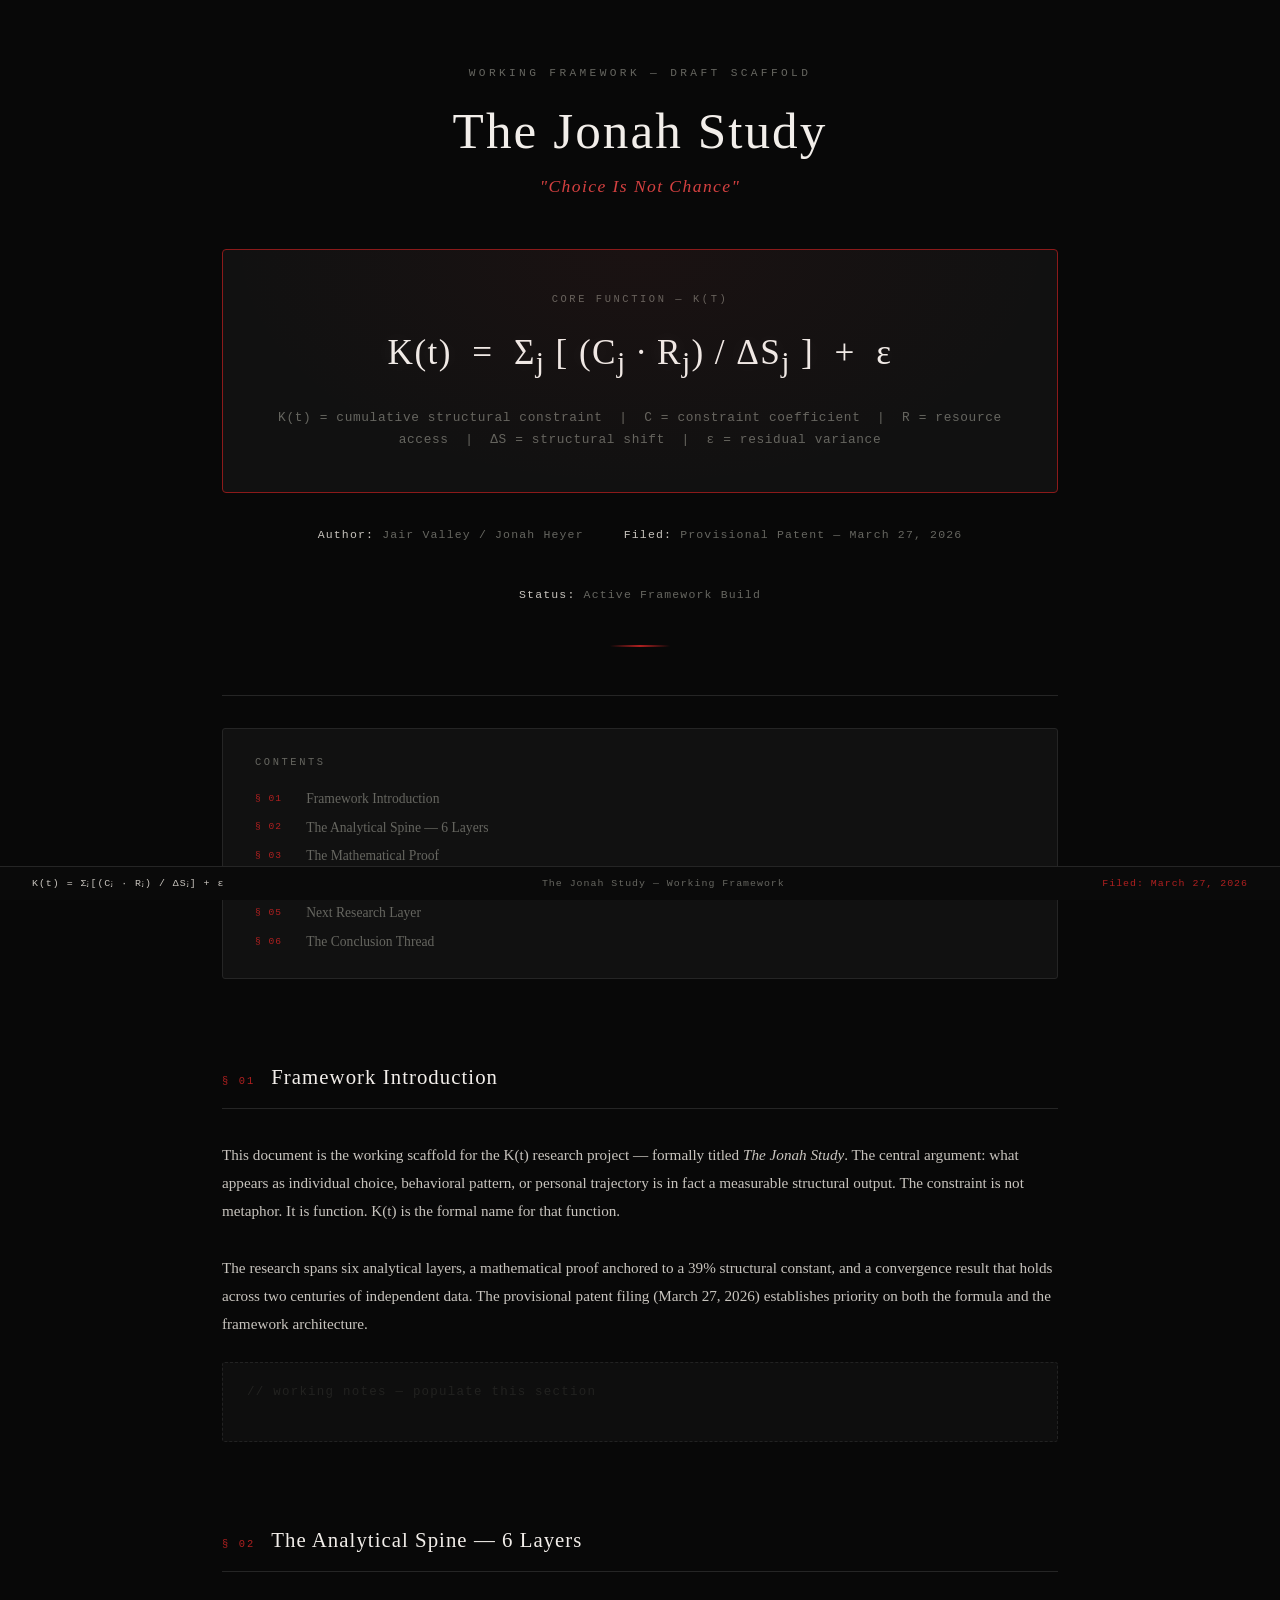
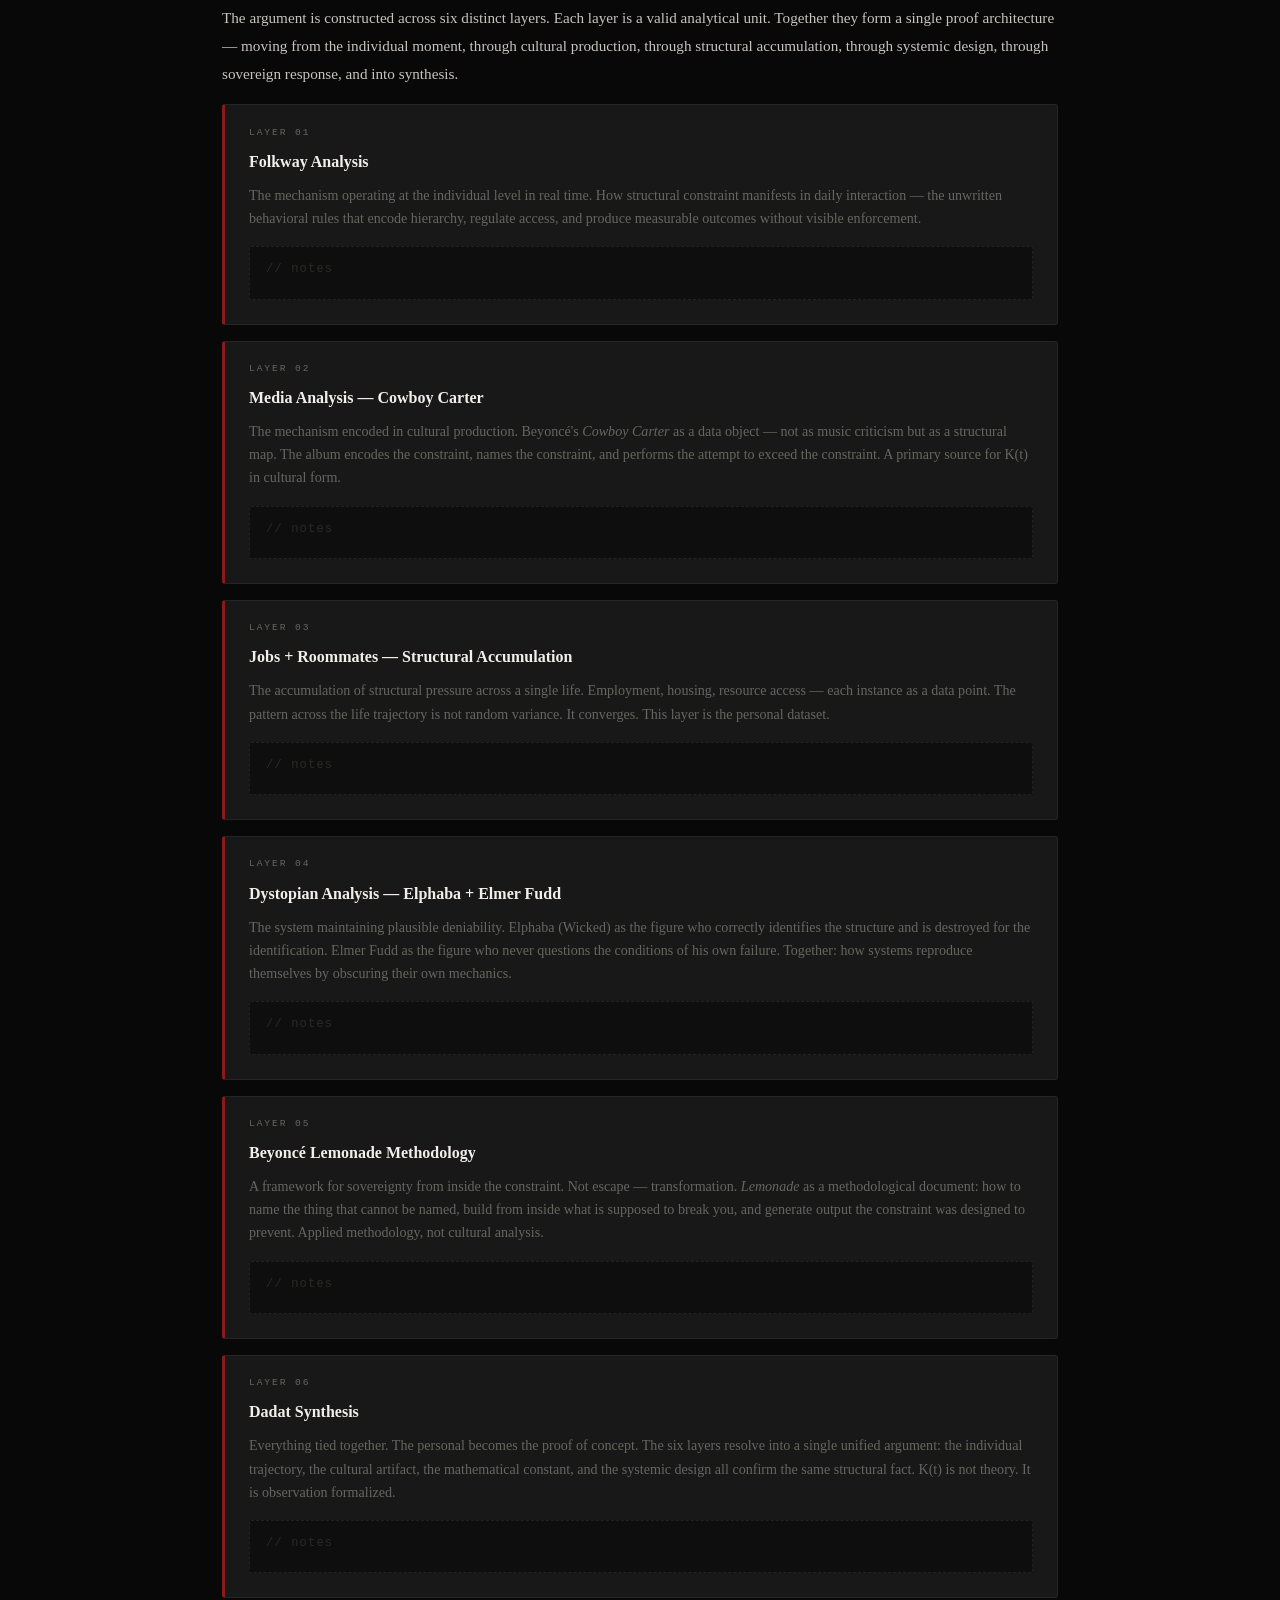
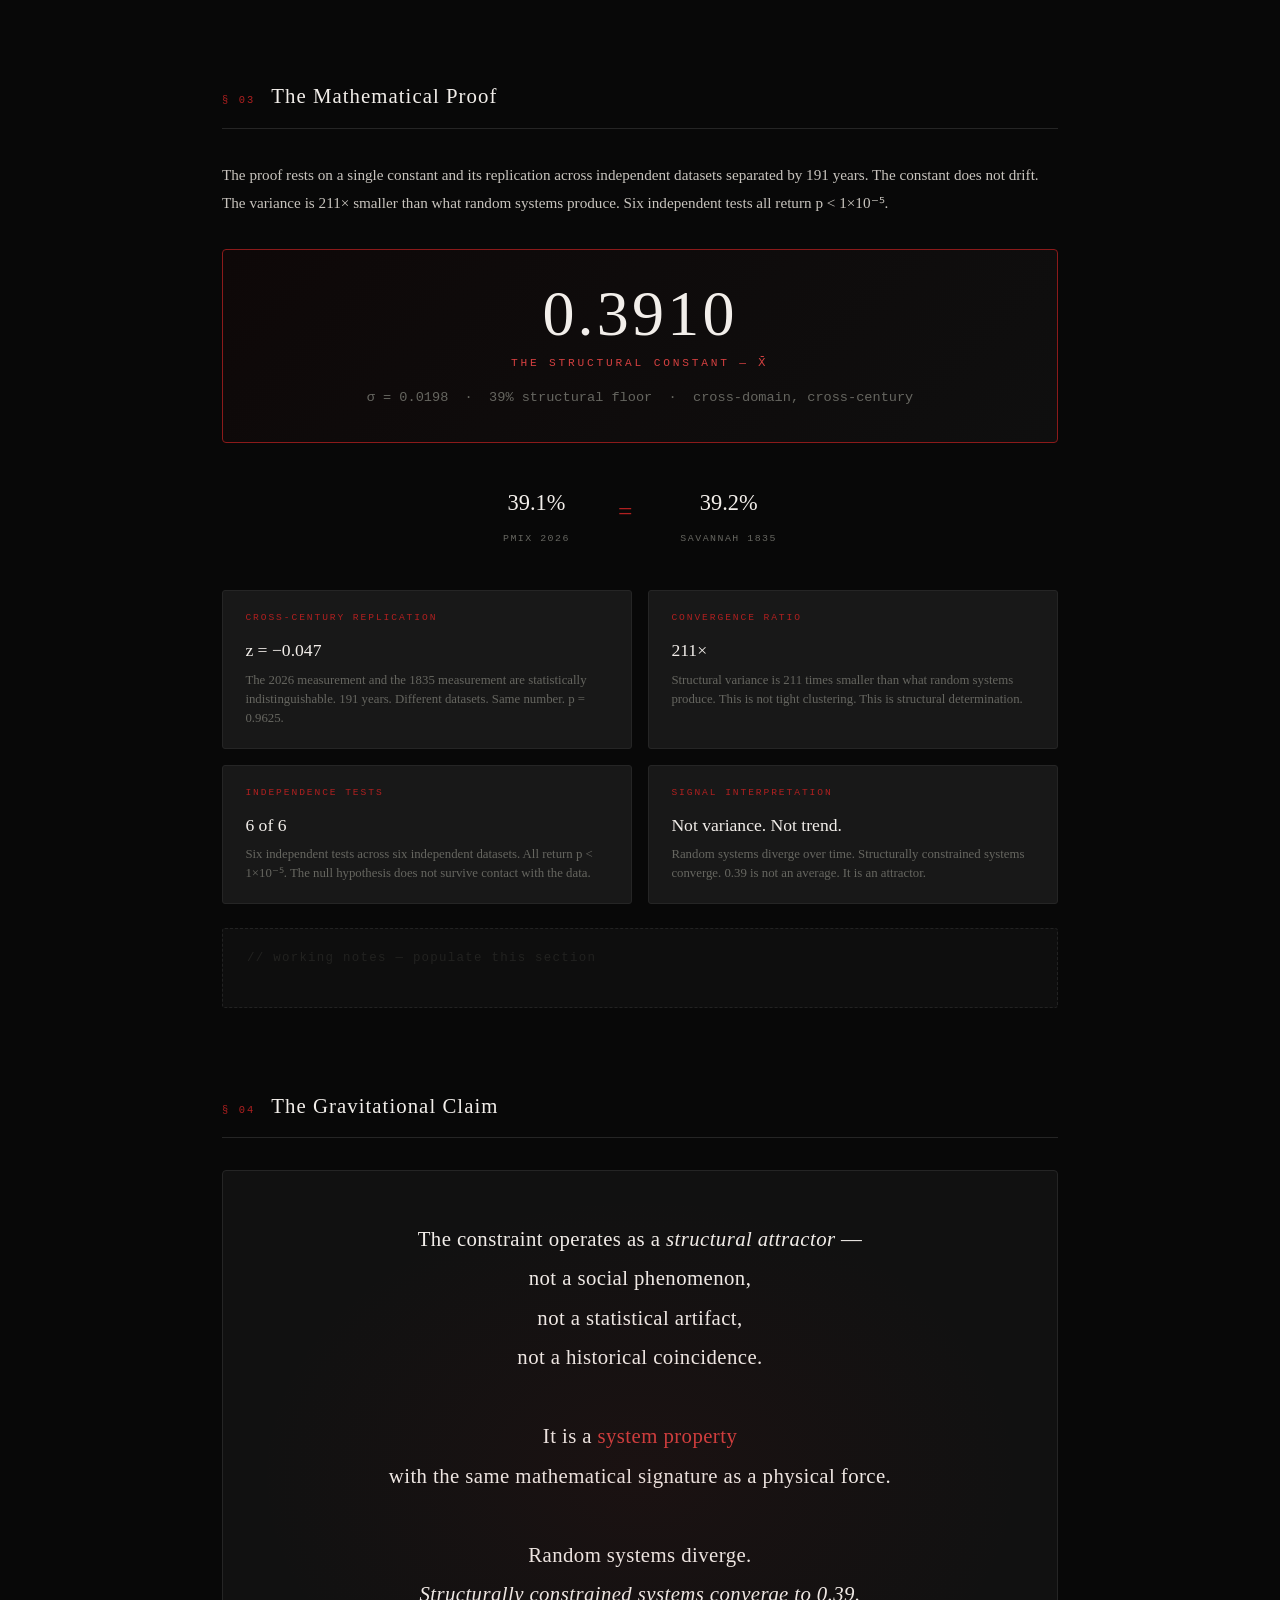
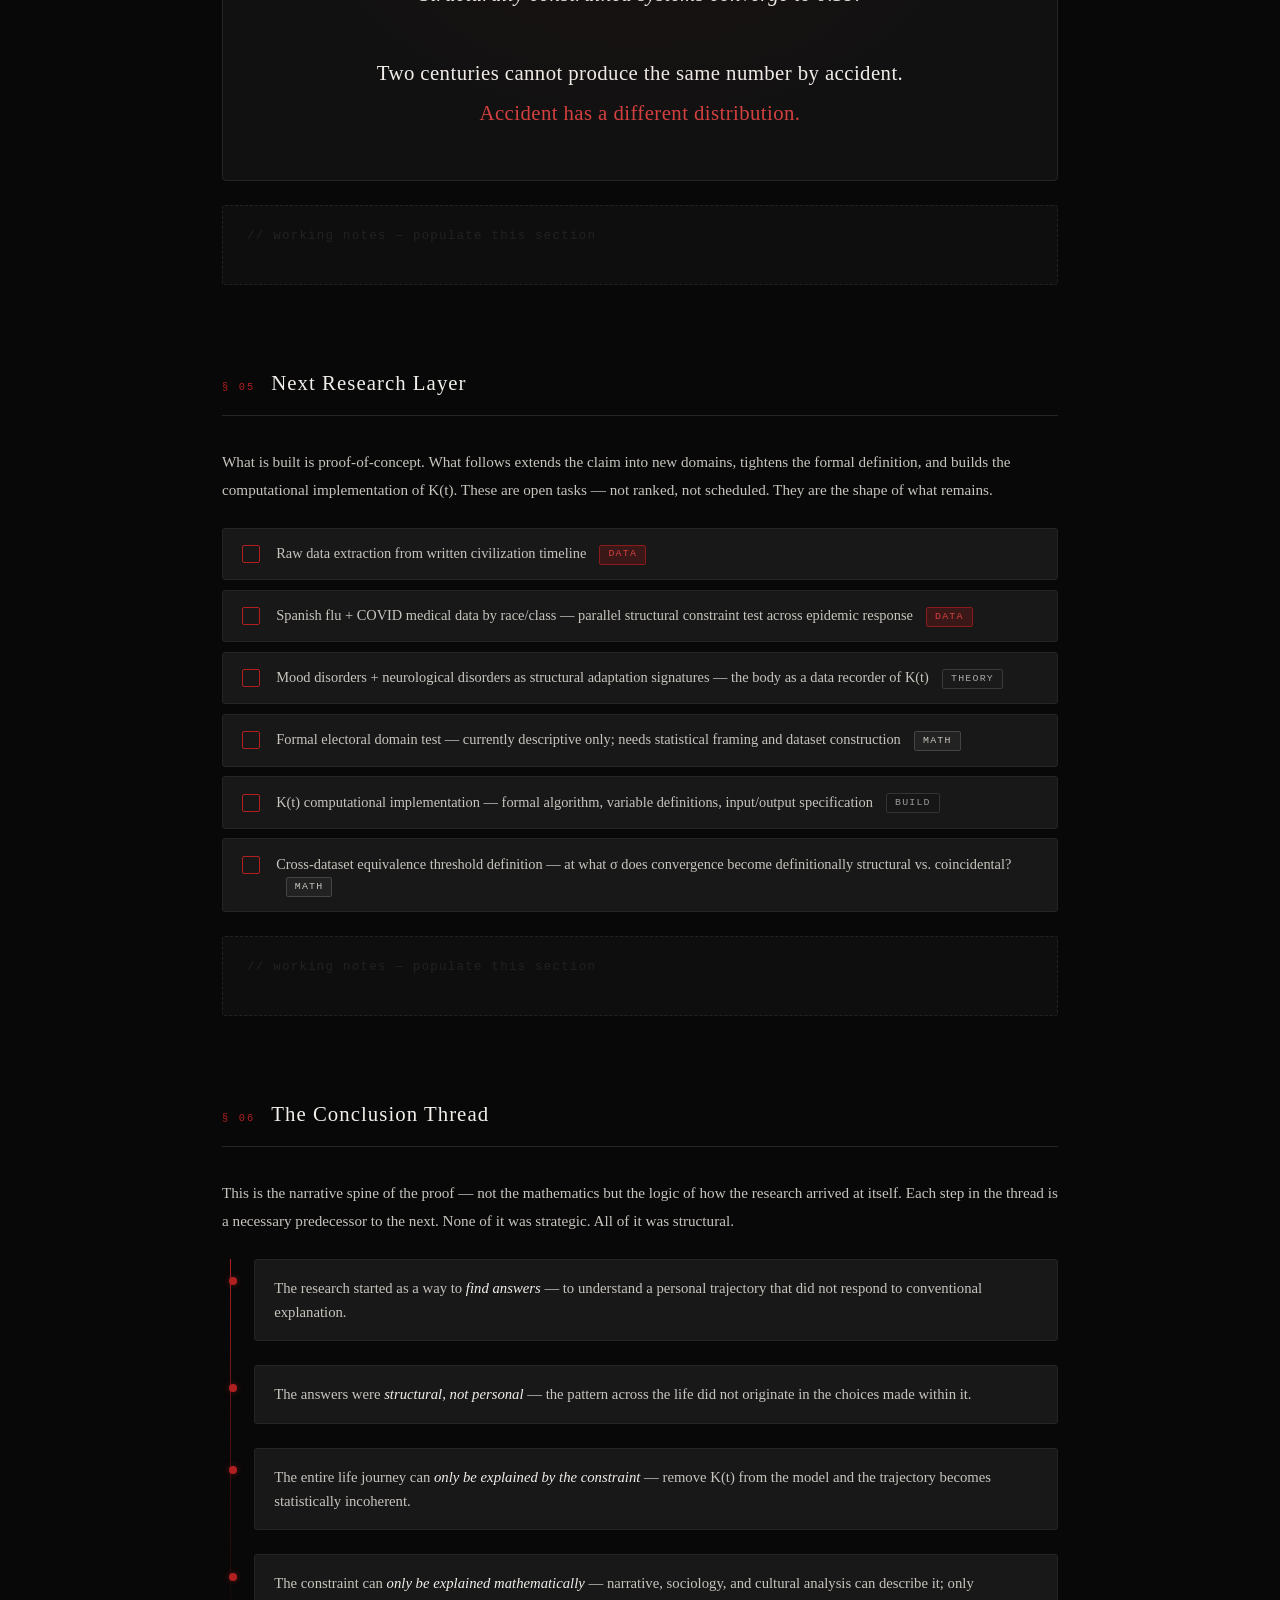
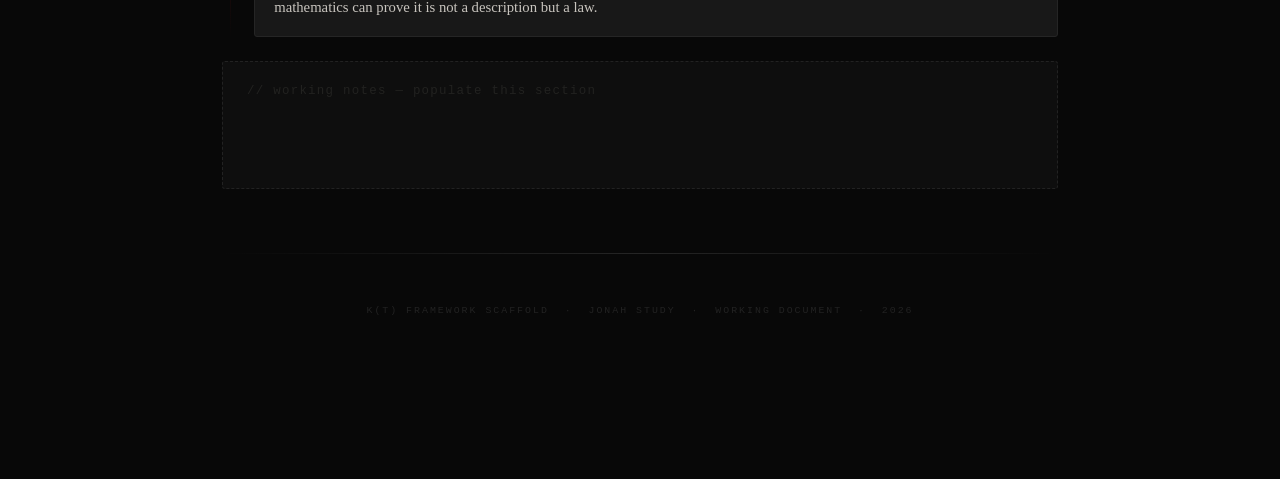
<file: KT_Framework.html>
<!DOCTYPE html>
<html lang="en">
<head>
  <meta charset="UTF-8" />
  <meta name="viewport" content="width=device-width, initial-scale=1.0"/>
  <title>K(t) Framework — The Jonah Study</title>
  <style>

    /* ── RESET & BASE ── */
    *, *::before, *::after { box-sizing: border-box; margin: 0; padding: 0; }

    :root {
      --black:      #080808;
      --surface:    #111111;
      --card:       #181818;
      --border:     #252525;
      --red:        #8b1a1a;
      --red-mid:    #b02020;
      --red-bright: #d44040;
      --red-dim:    #4a0e0e;
      --white:      #f2eeea;
      --white-dim:  #c8c4be;
      --muted:      #666660;
      --note-bg:    #0e0e0e;
      --note-border:#222222;
    }

    html { scroll-behavior: smooth; }

    body {
      background: var(--black);
      color: var(--white);
      font-family: 'Georgia', 'Times New Roman', serif;
      font-size: 16px;
      line-height: 1.75;
      min-height: 100vh;
    }

    /* ── SCROLLBAR ── */
    ::-webkit-scrollbar { width: 6px; }
    ::-webkit-scrollbar-track { background: var(--black); }
    ::-webkit-scrollbar-thumb { background: var(--red); border-radius: 3px; }

    /* ── LAYOUT ── */
    .page-wrap {
      max-width: 900px;
      margin: 0 auto;
      padding: 0 2rem 6rem;
    }

    /* ── MASTHEAD ── */
    .masthead {
      padding: 4rem 0 3rem;
      border-bottom: 1px solid var(--border);
      text-align: center;
      position: relative;
    }

    .masthead::after {
      content: '';
      display: block;
      width: 60px;
      height: 2px;
      background: linear-gradient(90deg, transparent, var(--red-mid), transparent);
      margin: 2.5rem auto 0;
    }

    .study-label {
      font-family: 'Courier New', monospace;
      font-size: 0.7rem;
      letter-spacing: 0.3em;
      color: var(--muted);
      text-transform: uppercase;
      margin-bottom: 1rem;
    }

    .study-title {
      font-size: clamp(2rem, 5vw, 3.2rem);
      font-weight: 400;
      color: var(--white);
      letter-spacing: 0.04em;
      line-height: 1.2;
    }

    .study-subtitle {
      margin-top: 0.6rem;
      font-size: 1.1rem;
      color: var(--red-bright);
      font-style: italic;
      letter-spacing: 0.08em;
    }

    /* ── BIG EQUATION ── */
    .equation-block {
      margin: 3rem 0 2rem;
      padding: 2.5rem 2rem;
      background: var(--surface);
      border: 1px solid var(--red);
      border-radius: 4px;
      text-align: center;
      position: relative;
      overflow: hidden;
    }

    .equation-block::before {
      content: '';
      position: absolute;
      inset: 0;
      background: radial-gradient(ellipse at center top, rgba(176,32,32,0.06) 0%, transparent 70%);
      pointer-events: none;
    }

    .equation-label {
      font-family: 'Courier New', monospace;
      font-size: 0.65rem;
      letter-spacing: 0.25em;
      color: var(--muted);
      text-transform: uppercase;
      margin-bottom: 1.2rem;
    }

    .equation-main {
      font-family: 'Georgia', serif;
      font-size: clamp(1.4rem, 4vw, 2.2rem);
      color: var(--white);
      letter-spacing: 0.04em;
      line-height: 1.4;
      text-shadow: 0 0 20px rgba(255,255,255,0.1);
    }

    .equation-desc {
      margin-top: 1.5rem;
      font-size: 0.8rem;
      color: var(--muted);
      font-family: 'Courier New', monospace;
      letter-spacing: 0.05em;
    }

    /* ── META ROW ── */
    .meta-row {
      display: flex;
      justify-content: center;
      gap: 2.5rem;
      flex-wrap: wrap;
      margin: 2rem 0 0;
      font-family: 'Courier New', monospace;
      font-size: 0.72rem;
      letter-spacing: 0.1em;
      color: var(--muted);
    }

    .meta-row span strong {
      color: var(--white-dim);
      font-weight: normal;
    }

    /* ── SECTION STRUCTURE ── */
    .section {
      margin-top: 5rem;
    }

    .section-header {
      display: flex;
      align-items: baseline;
      gap: 1rem;
      margin-bottom: 2rem;
      padding-bottom: 0.8rem;
      border-bottom: 1px solid var(--border);
    }

    .section-num {
      font-family: 'Courier New', monospace;
      font-size: 0.65rem;
      letter-spacing: 0.2em;
      color: var(--red-mid);
      text-transform: uppercase;
      flex-shrink: 0;
    }

    .section-title {
      font-size: 1.3rem;
      font-weight: 400;
      color: var(--white);
      letter-spacing: 0.05em;
    }

    .section-body {
      color: var(--white-dim);
      font-size: 0.95rem;
      line-height: 1.85;
    }

    /* ── LAYER CARDS ── */
    .layer-grid {
      display: flex;
      flex-direction: column;
      gap: 1rem;
      margin-top: 1rem;
    }

    .layer-card {
      background: var(--card);
      border: 1px solid var(--border);
      border-left: 3px solid var(--red);
      border-radius: 3px;
      padding: 1.2rem 1.5rem 1.5rem;
      transition: border-left-color 0.2s;
    }

    .layer-card:hover {
      border-left-color: var(--red-bright);
    }

    .layer-num {
      font-family: 'Courier New', monospace;
      font-size: 0.6rem;
      letter-spacing: 0.2em;
      color: var(--muted);
      text-transform: uppercase;
      margin-bottom: 0.4rem;
    }

    .layer-name {
      font-size: 1rem;
      color: var(--white);
      margin-bottom: 0.5rem;
    }

    .layer-desc {
      font-size: 0.88rem;
      color: var(--muted);
      line-height: 1.65;
    }

    .layer-notes {
      margin-top: 1rem;
      padding: 0.75rem 1rem;
      background: var(--note-bg);
      border: 1px dashed var(--note-border);
      border-radius: 2px;
      font-family: 'Courier New', monospace;
      font-size: 0.75rem;
      color: #333330;
      min-height: 3rem;
    }

    .layer-notes::before {
      content: '// notes';
      display: block;
      color: #2a2a28;
      margin-bottom: 0.4rem;
      letter-spacing: 0.1em;
    }

    /* ── MATH PROOF BLOCK ── */
    .proof-grid {
      display: grid;
      grid-template-columns: 1fr 1fr;
      gap: 1rem;
      margin-top: 1.5rem;
    }

    @media (max-width: 600px) {
      .proof-grid { grid-template-columns: 1fr; }
    }

    .proof-card {
      background: var(--card);
      border: 1px solid var(--border);
      border-radius: 3px;
      padding: 1.2rem 1.4rem;
    }

    .proof-card-label {
      font-family: 'Courier New', monospace;
      font-size: 0.6rem;
      letter-spacing: 0.2em;
      color: var(--red-mid);
      text-transform: uppercase;
      margin-bottom: 0.5rem;
    }

    .proof-card-value {
      font-size: 1.1rem;
      color: var(--white);
      font-family: 'Georgia', serif;
      margin-bottom: 0.3rem;
    }

    .proof-card-desc {
      font-size: 0.8rem;
      color: var(--muted);
      line-height: 1.5;
    }

    /* ── CONSTANT CALLOUT ── */
    .constant-callout {
      margin: 2rem 0;
      padding: 2rem;
      background: linear-gradient(135deg, #0e0808 0%, #0f0f0f 100%);
      border: 1px solid var(--red);
      border-radius: 4px;
      text-align: center;
    }

    .constant-number {
      font-size: clamp(2.5rem, 6vw, 4rem);
      color: var(--white);
      font-family: 'Georgia', serif;
      letter-spacing: 0.05em;
      line-height: 1;
      margin-bottom: 0.5rem;
    }

    .constant-label {
      font-family: 'Courier New', monospace;
      font-size: 0.7rem;
      letter-spacing: 0.25em;
      color: var(--red-bright);
      text-transform: uppercase;
    }

    .constant-sigma {
      margin-top: 0.8rem;
      font-size: 0.85rem;
      color: var(--muted);
      font-family: 'Courier New', monospace;
    }

    /* ── RESEARCH CHECKLIST ── */
    .research-list {
      margin-top: 1.5rem;
      display: flex;
      flex-direction: column;
      gap: 0.6rem;
    }

    .research-item {
      display: flex;
      align-items: flex-start;
      gap: 1rem;
      padding: 0.9rem 1.2rem;
      background: var(--card);
      border: 1px solid var(--border);
      border-radius: 3px;
    }

    .research-check {
      width: 18px;
      height: 18px;
      border: 1px solid var(--red-mid);
      border-radius: 2px;
      flex-shrink: 0;
      margin-top: 2px;
    }

    .research-text {
      font-size: 0.9rem;
      color: var(--white-dim);
      line-height: 1.5;
    }

    .research-tag {
      display: inline-block;
      margin-left: 0.6rem;
      font-family: 'Courier New', monospace;
      font-size: 0.62rem;
      letter-spacing: 0.12em;
      padding: 0.1rem 0.5rem;
      border-radius: 2px;
      vertical-align: middle;
      text-transform: uppercase;
    }

    .tag-data    { background: rgba(139,26,26,0.3); color: var(--red-bright); border: 1px solid var(--red); }
    .tag-math    { background: rgba(50,50,50,0.4);  color: var(--white-dim);  border: 1px solid #444; }
    .tag-theory  { background: rgba(30,30,30,0.4);  color: #aaaaaa;           border: 1px solid #3a3a3a; }
    .tag-build   { background: rgba(20,20,20,0.4);  color: #999999;           border: 1px solid #333333; }

    /* ── GRAVITATIONAL STATEMENT ── */
    .gravity-block {
      margin-top: 2rem;
      padding: 3rem 2rem;
      background: var(--surface);
      border: 1px solid var(--border);
      border-radius: 4px;
      text-align: center;
      position: relative;
      overflow: hidden;
    }

    .gravity-block::before {
      content: '';
      position: absolute;
      inset: 0;
      background: radial-gradient(ellipse at center, rgba(139,26,26,0.08) 0%, transparent 65%);
      pointer-events: none;
    }

    .gravity-statement {
      font-size: clamp(1rem, 2.5vw, 1.3rem);
      color: var(--white);
      line-height: 1.9;
      letter-spacing: 0.02em;
      max-width: 700px;
      margin: 0 auto;
    }

    .gravity-statement em {
      color: var(--white);
      font-style: italic;
    }

    .gravity-statement strong {
      color: var(--red-bright);
      font-weight: normal;
    }

    .convergence-row {
      display: flex;
      justify-content: center;
      gap: 3rem;
      flex-wrap: wrap;
      margin: 2.5rem 0;
    }

    .conv-point {
      text-align: center;
    }

    .conv-val {
      font-size: 1.4rem;
      color: var(--white);
      font-family: 'Georgia', serif;
      display: block;
    }

    .conv-label {
      font-family: 'Courier New', monospace;
      font-size: 0.62rem;
      letter-spacing: 0.15em;
      color: var(--muted);
      text-transform: uppercase;
    }

    .conv-equals {
      font-size: 1.6rem;
      color: var(--red-mid);
      align-self: center;
      margin-top: -0.5rem;
    }

    /* ── CONCLUSION THREAD ── */
    .thread-list {
      margin-top: 1.5rem;
      position: relative;
      padding-left: 2rem;
    }

    .thread-list::before {
      content: '';
      position: absolute;
      left: 0.5rem;
      top: 0;
      bottom: 0;
      width: 1px;
      background: linear-gradient(to bottom, var(--red-mid), var(--red-dim), transparent);
    }

    .thread-item {
      position: relative;
      margin-bottom: 1.5rem;
      padding: 1rem 1.2rem;
      background: var(--card);
      border: 1px solid var(--border);
      border-radius: 3px;
    }

    .thread-item::before {
      content: '';
      position: absolute;
      left: -1.6rem;
      top: 1.1rem;
      width: 8px;
      height: 8px;
      border-radius: 50%;
      background: var(--red-mid);
      box-shadow: 0 0 6px rgba(176,32,32,0.5);
    }

    .thread-text {
      font-size: 0.92rem;
      color: var(--white-dim);
      line-height: 1.65;
    }

    .thread-text em {
      color: var(--white);
      font-style: italic;
    }

    /* ── NOTES AREA ── */
    .notes-area {
      margin-top: 1.5rem;
      padding: 1.2rem 1.5rem;
      background: var(--note-bg);
      border: 1px dashed var(--note-border);
      border-radius: 3px;
      min-height: 5rem;
      font-family: 'Courier New', monospace;
      font-size: 0.78rem;
      color: #2a2a28;
    }

    .notes-area::before {
      content: '// working notes — populate this section';
      display: block;
      color: #222220;
      margin-bottom: 0.5rem;
      letter-spacing: 0.1em;
    }

    /* ── STATUS BAR ── */
    .status-bar {
      position: fixed;
      bottom: 0;
      left: 0;
      right: 0;
      background: #0a0a0a;
      border-top: 1px solid var(--border);
      padding: 0.5rem 2rem;
      display: flex;
      justify-content: space-between;
      align-items: center;
      font-family: 'Courier New', monospace;
      font-size: 0.62rem;
      letter-spacing: 0.1em;
      color: var(--muted);
      z-index: 100;
    }

    .status-bar .status-left { color: var(--white-dim); }
    .status-bar .status-right { color: var(--red-mid); }

    /* ── TOC ── */
    .toc {
      margin: 2rem 0 0;
      padding: 1.5rem 2rem;
      background: var(--surface);
      border: 1px solid var(--border);
      border-radius: 3px;
    }

    .toc-title {
      font-family: 'Courier New', monospace;
      font-size: 0.65rem;
      letter-spacing: 0.25em;
      color: var(--muted);
      text-transform: uppercase;
      margin-bottom: 1rem;
    }

    .toc-links {
      display: flex;
      flex-direction: column;
      gap: 0.3rem;
    }

    .toc-links a {
      font-size: 0.85rem;
      color: var(--muted);
      text-decoration: none;
      display: flex;
      align-items: center;
      gap: 0.7rem;
      transition: color 0.15s;
    }

    .toc-links a:hover { color: var(--white); }

    .toc-links a .toc-n {
      font-family: 'Courier New', monospace;
      font-size: 0.6rem;
      color: var(--red-mid);
      letter-spacing: 0.1em;
      min-width: 2.5rem;
    }

    /* ── DIVIDER ── */
    .divider {
      margin: 4rem 0 0;
      height: 1px;
      background: linear-gradient(90deg, transparent, var(--border), transparent);
    }

    @media print {
      .status-bar { display: none; }
      body { padding-bottom: 0; }
    }

  </style>
</head>
<body>

<div class="page-wrap">

  <!-- ═══════════════════════════════════════════
       MASTHEAD
  ═══════════════════════════════════════════ -->
  <header class="masthead">
    <p class="study-label">Working Framework — Draft Scaffold</p>
    <h1 class="study-title">The Jonah Study</h1>
    <p class="study-subtitle">"Choice Is Not Chance"</p>

    <!-- THE EQUATION -->
    <div class="equation-block">
      <p class="equation-label">Core Function — K(t)</p>
      <div class="equation-main">
        K(t) &nbsp;=&nbsp; &Sigma;<sub>j</sub> [ (C<sub>j</sub> &middot; R<sub>j</sub>) / &Delta;S<sub>j</sub> ] &nbsp;+&nbsp; &epsilon;
      </div>
      <p class="equation-desc">
        K(t) = cumulative structural constraint &nbsp;|&nbsp; C = constraint coefficient &nbsp;|&nbsp;
        R = resource access &nbsp;|&nbsp; ΔS = structural shift &nbsp;|&nbsp; ε = residual variance
      </p>
    </div>

    <div class="meta-row">
      <span><strong>Author:</strong> Jair Valley / Jonah Heyer</span>
      <span><strong>Filed:</strong> Provisional Patent — March 27, 2026</span>
      <span><strong>Status:</strong> Active Framework Build</span>
    </div>
  </header>

  <!-- TOC -->
  <nav class="toc">
    <p class="toc-title">Contents</p>
    <div class="toc-links">
      <a href="#s1"><span class="toc-n">§ 01</span> Framework Introduction</a>
      <a href="#s2"><span class="toc-n">§ 02</span> The Analytical Spine — 6 Layers</a>
      <a href="#s3"><span class="toc-n">§ 03</span> The Mathematical Proof</a>
      <a href="#s4"><span class="toc-n">§ 04</span> The Gravitational Claim</a>
      <a href="#s5"><span class="toc-n">§ 05</span> Next Research Layer</a>
      <a href="#s6"><span class="toc-n">§ 06</span> The Conclusion Thread</a>
    </div>
  </nav>


  <!-- ═══════════════════════════════════════════
       SECTION 1 — INTRODUCTION
  ═══════════════════════════════════════════ -->
  <section class="section" id="s1">
    <div class="section-header">
      <span class="section-num">§ 01</span>
      <h2 class="section-title">Framework Introduction</h2>
    </div>
    <div class="section-body">
      <p>
        This document is the working scaffold for the K(t) research project — formally titled
        <em>The Jonah Study</em>. The central argument: what appears as individual choice, behavioral
        pattern, or personal trajectory is in fact a measurable structural output. The constraint is
        not metaphor. It is function. K(t) is the formal name for that function.
      </p>
      <br/>
      <p>
        The research spans six analytical layers, a mathematical proof anchored to a 39% structural
        constant, and a convergence result that holds across two centuries of independent data. The
        provisional patent filing (March 27, 2026) establishes priority on both the formula and the
        framework architecture.
      </p>
    </div>
    <div class="notes-area"></div>
  </section>


  <!-- ═══════════════════════════════════════════
       SECTION 2 — THE ANALYTICAL SPINE
  ═══════════════════════════════════════════ -->
  <section class="section" id="s2">
    <div class="section-header">
      <span class="section-num">§ 02</span>
      <h2 class="section-title">The Analytical Spine — 6 Layers</h2>
    </div>
    <div class="section-body">
      <p>
        The argument is constructed across six distinct layers. Each layer is a valid analytical
        unit. Together they form a single proof architecture — moving from the individual moment,
        through cultural production, through structural accumulation, through systemic design,
        through sovereign response, and into synthesis.
      </p>
    </div>

    <div class="layer-grid">

      <div class="layer-card">
        <p class="layer-num">Layer 01</p>
        <h3 class="layer-name">Folkway Analysis</h3>
        <p class="layer-desc">
          The mechanism operating at the individual level in real time. How structural constraint
          manifests in daily interaction — the unwritten behavioral rules that encode hierarchy,
          regulate access, and produce measurable outcomes without visible enforcement.
        </p>
        <div class="layer-notes"></div>
      </div>

      <div class="layer-card">
        <p class="layer-num">Layer 02</p>
        <h3 class="layer-name">Media Analysis — Cowboy Carter</h3>
        <p class="layer-desc">
          The mechanism encoded in cultural production. Beyoncé's <em>Cowboy Carter</em> as a
          data object — not as music criticism but as a structural map. The album encodes the
          constraint, names the constraint, and performs the attempt to exceed the constraint.
          A primary source for K(t) in cultural form.
        </p>
        <div class="layer-notes"></div>
      </div>

      <div class="layer-card">
        <p class="layer-num">Layer 03</p>
        <h3 class="layer-name">Jobs + Roommates — Structural Accumulation</h3>
        <p class="layer-desc">
          The accumulation of structural pressure across a single life. Employment, housing,
          resource access — each instance as a data point. The pattern across the life trajectory
          is not random variance. It converges. This layer is the personal dataset.
        </p>
        <div class="layer-notes"></div>
      </div>

      <div class="layer-card">
        <p class="layer-num">Layer 04</p>
        <h3 class="layer-name">Dystopian Analysis — Elphaba + Elmer Fudd</h3>
        <p class="layer-desc">
          The system maintaining plausible deniability. Elphaba (Wicked) as the figure who
          correctly identifies the structure and is destroyed for the identification.
          Elmer Fudd as the figure who never questions the conditions of his own failure.
          Together: how systems reproduce themselves by obscuring their own mechanics.
        </p>
        <div class="layer-notes"></div>
      </div>

      <div class="layer-card">
        <p class="layer-num">Layer 05</p>
        <h3 class="layer-name">Beyoncé Lemonade Methodology</h3>
        <p class="layer-desc">
          A framework for sovereignty from inside the constraint. Not escape — transformation.
          <em>Lemonade</em> as a methodological document: how to name the thing that cannot
          be named, build from inside what is supposed to break you, and generate output the
          constraint was designed to prevent. Applied methodology, not cultural analysis.
        </p>
        <div class="layer-notes"></div>
      </div>

      <div class="layer-card">
        <p class="layer-num">Layer 06</p>
        <h3 class="layer-name">Dadat Synthesis</h3>
        <p class="layer-desc">
          Everything tied together. The personal becomes the proof of concept. The six layers
          resolve into a single unified argument: the individual trajectory, the cultural artifact,
          the mathematical constant, and the systemic design all confirm the same structural
          fact. K(t) is not theory. It is observation formalized.
        </p>
        <div class="layer-notes"></div>
      </div>

    </div>
  </section>


  <!-- ═══════════════════════════════════════════
       SECTION 3 — THE MATHEMATICAL PROOF
  ═══════════════════════════════════════════ -->
  <section class="section" id="s3">
    <div class="section-header">
      <span class="section-num">§ 03</span>
      <h2 class="section-title">The Mathematical Proof</h2>
    </div>
    <div class="section-body">
      <p>
        The proof rests on a single constant and its replication across independent datasets
        separated by 191 years. The constant does not drift. The variance is 211× smaller
        than what random systems produce. Six independent tests all return p &lt; 1×10⁻⁵.
      </p>
    </div>

    <!-- THE CONSTANT -->
    <div class="constant-callout">
      <div class="constant-number">0.3910</div>
      <p class="constant-label">The Structural Constant — X̄</p>
      <p class="constant-sigma">σ = 0.0198 &nbsp;·&nbsp; 39% structural floor &nbsp;·&nbsp; cross-domain, cross-century</p>
    </div>

    <!-- CONVERGENCE -->
    <div class="convergence-row">
      <div class="conv-point">
        <span class="conv-val">39.1%</span>
        <span class="conv-label">PMIX 2026</span>
      </div>
      <div class="conv-equals">=</div>
      <div class="conv-point">
        <span class="conv-val">39.2%</span>
        <span class="conv-label">Savannah 1835</span>
      </div>
    </div>

    <div class="proof-grid">

      <div class="proof-card">
        <p class="proof-card-label">Cross-Century Replication</p>
        <p class="proof-card-value">z = −0.047</p>
        <p class="proof-card-desc">
          The 2026 measurement and the 1835 measurement are statistically indistinguishable.
          191 years. Different datasets. Same number. p = 0.9625.
        </p>
      </div>

      <div class="proof-card">
        <p class="proof-card-label">Convergence Ratio</p>
        <p class="proof-card-value">211×</p>
        <p class="proof-card-desc">
          Structural variance is 211 times smaller than what random systems produce.
          This is not tight clustering. This is structural determination.
        </p>
      </div>

      <div class="proof-card">
        <p class="proof-card-label">Independence Tests</p>
        <p class="proof-card-value">6 of 6</p>
        <p class="proof-card-desc">
          Six independent tests across six independent datasets.
          All return p &lt; 1×10⁻⁵. The null hypothesis does not survive contact
          with the data.
        </p>
      </div>

      <div class="proof-card">
        <p class="proof-card-label">Signal Interpretation</p>
        <p class="proof-card-value">Not variance. Not trend.</p>
        <p class="proof-card-desc">
          Random systems diverge over time. Structurally constrained systems converge.
          0.39 is not an average. It is an attractor.
        </p>
      </div>

    </div>

    <div class="notes-area"></div>
  </section>


  <!-- ═══════════════════════════════════════════
       SECTION 4 — THE GRAVITATIONAL CLAIM
  ═══════════════════════════════════════════ -->
  <section class="section" id="s4">
    <div class="section-header">
      <span class="section-num">§ 04</span>
      <h2 class="section-title">The Gravitational Claim</h2>
    </div>

    <div class="gravity-block">
      <p class="gravity-statement">
        The constraint operates as a <em>structural attractor</em> —<br/>
        not a social phenomenon,<br/>
        not a statistical artifact,<br/>
        not a historical coincidence.<br/><br/>
        It is a <strong>system property</strong><br/>
        with the same mathematical signature as a physical force.<br/><br/>
        Random systems diverge.<br/>
        <em>Structurally constrained systems converge to 0.39.</em><br/><br/>
        Two centuries cannot produce the same number by accident.<br/>
        <strong>Accident has a different distribution.</strong>
      </p>
    </div>

    <div class="notes-area"></div>
  </section>


  <!-- ═══════════════════════════════════════════
       SECTION 5 — NEXT RESEARCH LAYER
  ═══════════════════════════════════════════ -->
  <section class="section" id="s5">
    <div class="section-header">
      <span class="section-num">§ 05</span>
      <h2 class="section-title">Next Research Layer</h2>
    </div>
    <div class="section-body">
      <p>
        What is built is proof-of-concept. What follows extends the claim into new domains,
        tightens the formal definition, and builds the computational implementation of K(t).
        These are open tasks — not ranked, not scheduled. They are the shape of what remains.
      </p>
    </div>

    <div class="research-list">

      <div class="research-item">
        <div class="research-check"></div>
        <p class="research-text">
          Raw data extraction from written civilization timeline
          <span class="research-tag tag-data">data</span>
        </p>
      </div>

      <div class="research-item">
        <div class="research-check"></div>
        <p class="research-text">
          Spanish flu + COVID medical data by race/class — parallel structural constraint test
          across epidemic response
          <span class="research-tag tag-data">data</span>
        </p>
      </div>

      <div class="research-item">
        <div class="research-check"></div>
        <p class="research-text">
          Mood disorders + neurological disorders as structural adaptation signatures —
          the body as a data recorder of K(t)
          <span class="research-tag tag-theory">theory</span>
        </p>
      </div>

      <div class="research-item">
        <div class="research-check"></div>
        <p class="research-text">
          Formal electoral domain test — currently descriptive only; needs statistical
          framing and dataset construction
          <span class="research-tag tag-math">math</span>
        </p>
      </div>

      <div class="research-item">
        <div class="research-check"></div>
        <p class="research-text">
          K(t) computational implementation — formal algorithm, variable definitions,
          input/output specification
          <span class="research-tag tag-build">build</span>
        </p>
      </div>

      <div class="research-item">
        <div class="research-check"></div>
        <p class="research-text">
          Cross-dataset equivalence threshold definition — at what σ does convergence
          become definitionally structural vs. coincidental?
          <span class="research-tag tag-math">math</span>
        </p>
      </div>

    </div>

    <div class="notes-area"></div>
  </section>


  <!-- ═══════════════════════════════════════════
       SECTION 6 — THE CONCLUSION THREAD
  ═══════════════════════════════════════════ -->
  <section class="section" id="s6">
    <div class="section-header">
      <span class="section-num">§ 06</span>
      <h2 class="section-title">The Conclusion Thread</h2>
    </div>
    <div class="section-body">
      <p>
        This is the narrative spine of the proof — not the mathematics but the logic of
        how the research arrived at itself. Each step in the thread is a necessary
        predecessor to the next. None of it was strategic. All of it was structural.
      </p>
    </div>

    <div class="thread-list">

      <div class="thread-item">
        <p class="thread-text">
          The research started as a way to <em>find answers</em> — to understand a personal
          trajectory that did not respond to conventional explanation.
        </p>
      </div>

      <div class="thread-item">
        <p class="thread-text">
          The answers were <em>structural, not personal</em> — the pattern across the life
          did not originate in the choices made within it.
        </p>
      </div>

      <div class="thread-item">
        <p class="thread-text">
          The entire life journey can <em>only be explained by the constraint</em> — remove
          K(t) from the model and the trajectory becomes statistically incoherent.
        </p>
      </div>

      <div class="thread-item">
        <p class="thread-text">
          The constraint can <em>only be explained mathematically</em> — narrative, sociology,
          and cultural analysis can describe it; only mathematics can prove it is
          not a description but a law.
        </p>
      </div>

    </div>

    <div class="notes-area" style="min-height:8rem;"></div>
  </section>

  <div class="divider"></div>

  <!-- FOOTER -->
  <footer style="margin-top:3rem; text-align:center; padding-bottom:4rem;">
    <p style="font-family:'Courier New',monospace; font-size:0.62rem; letter-spacing:0.2em; color:#222222; text-transform:uppercase;">
      K(t) Framework Scaffold &nbsp;·&nbsp; Jonah Study &nbsp;·&nbsp; Working Document &nbsp;·&nbsp; 2026
    </p>
  </footer>

</div><!-- /page-wrap -->

<!-- STATUS BAR -->
<div class="status-bar">
  <span class="status-left">K(t) = Σⱼ[(Cⱼ · Rⱼ) / ΔSⱼ] + ε</span>
  <span>The Jonah Study — Working Framework</span>
  <span class="status-right">Filed: March 27, 2026</span>
</div>

</body>
</html>
</file>
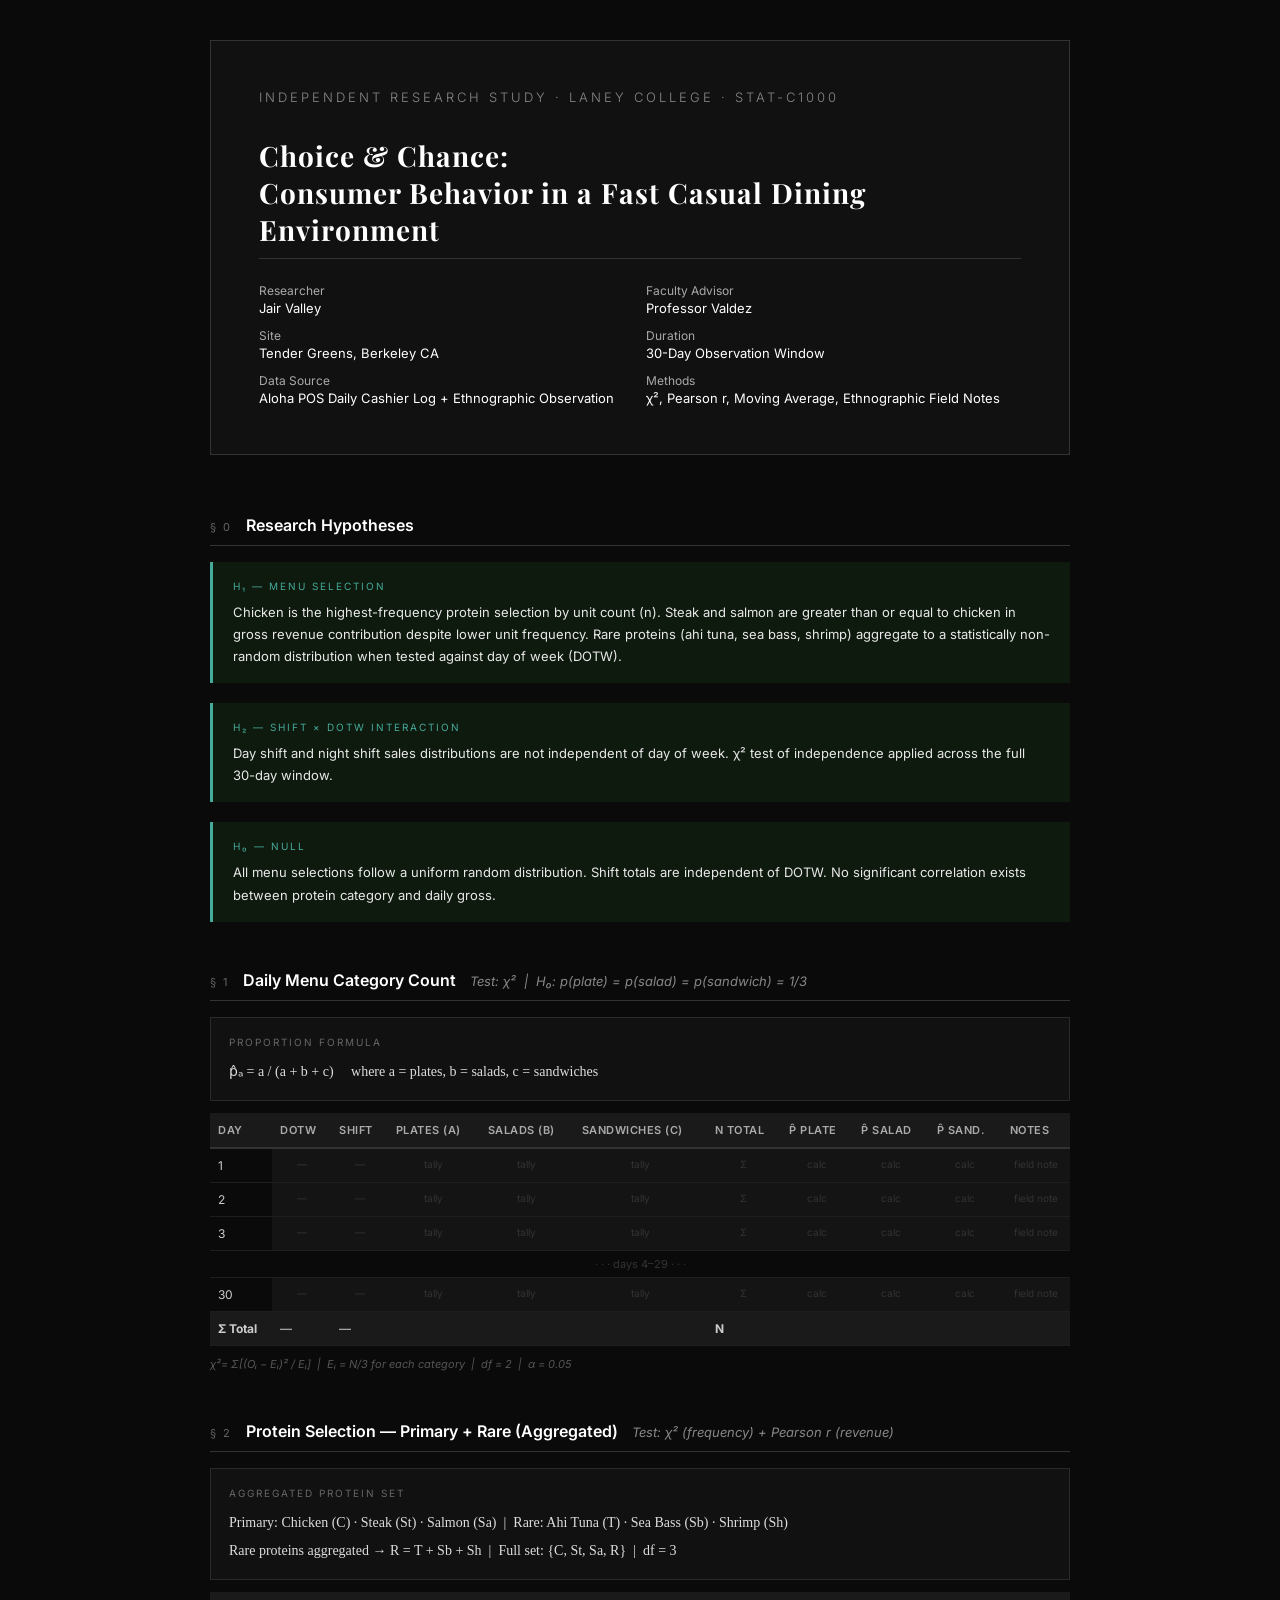
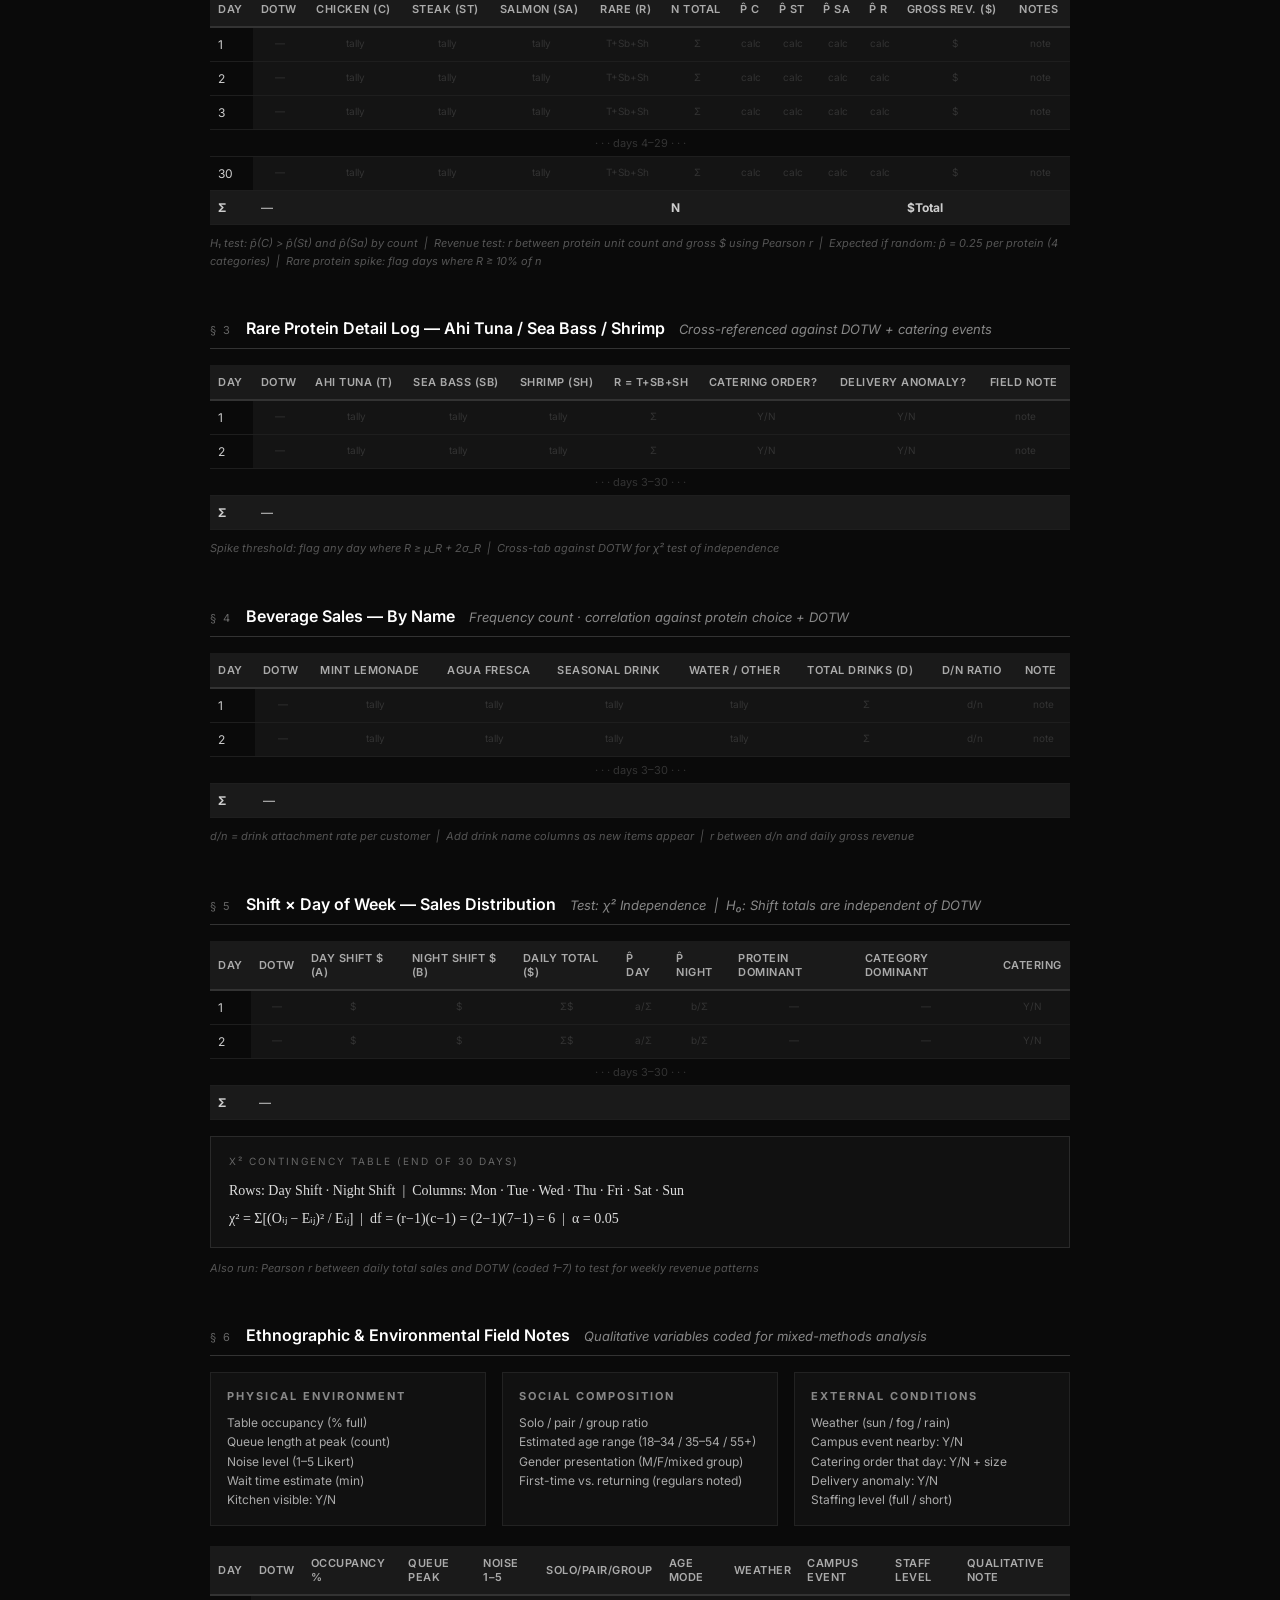
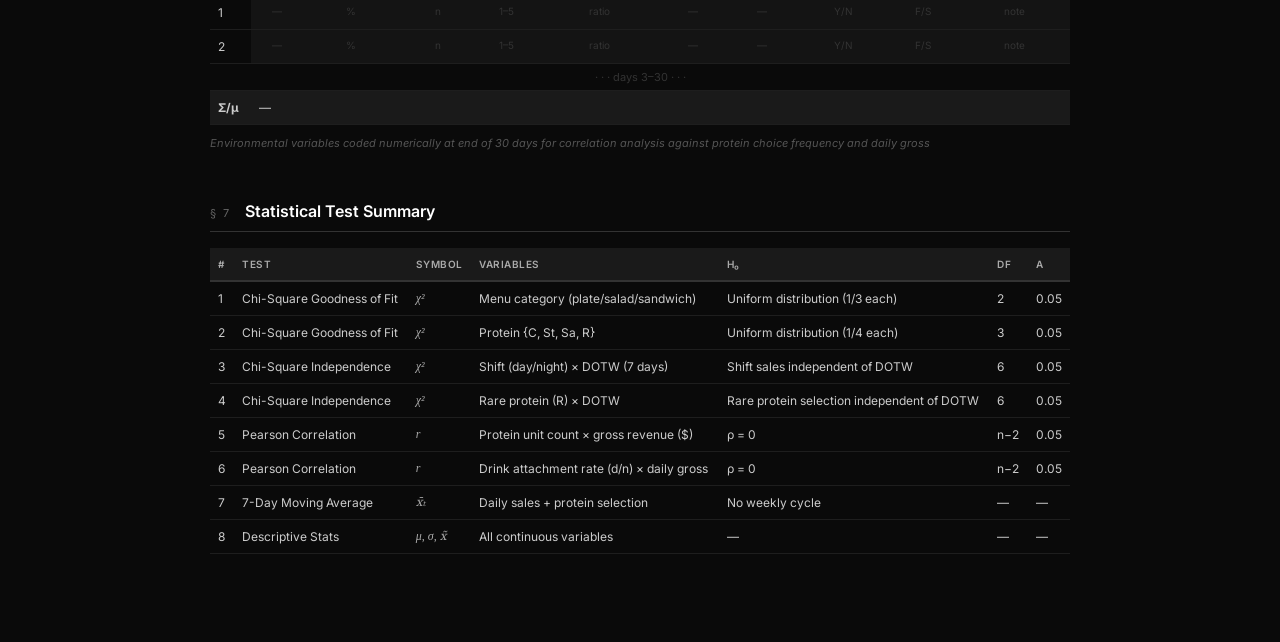
<file: research_tracker_v2.html>
<!DOCTYPE html>
<html>
<head>
<meta charset="UTF-8">
<style>
  @import url('https://fonts.googleapis.com/css2?family=Inter:wght@300;400;600;700&family=Playfair+Display:wght@700&display=swap');
  
  * { box-sizing: border-box; margin: 0; padding: 0; }
  body { font-family: 'Inter', Arial, sans-serif; background: #0a0a0a; color: #e8e8e8; padding: 40px 20px; }
  
  .cover { max-width: 860px; margin: 0 auto 60px; border: 1px solid #333; padding: 48px; background: #111; }
  .cover h1 { font-family: 'Playfair Display', Georgia, serif; font-size: 28px; letter-spacing: 1px; margin-bottom: 10px; color: #fff; }
  .cover h2 { font-size: 13px; font-weight: 300; color: #888; letter-spacing: 3px; text-transform: uppercase; margin-bottom: 32px; }
  .cover .meta { display: grid; grid-template-columns: 1fr 1fr; gap: 12px; border-top: 1px solid #333; padding-top: 24px; }
  .cover .meta div { font-size: 12px; color: #aaa; }
  .cover .meta span { color: #fff; display: block; font-size: 13px; margin-top: 2px; }

  .section { max-width: 860px; margin: 0 auto 48px; }
  .section-header { display: flex; align-items: baseline; gap: 14px; margin-bottom: 16px; border-bottom: 1px solid #333; padding-bottom: 10px; }
  .section-num { font-size: 11px; color: #666; letter-spacing: 2px; text-transform: uppercase; }
  .section-title { font-size: 16px; font-weight: 600; color: #fff; }
  .section-sym { font-size: 13px; color: #888; font-style: italic; }

  table { width: 100%; border-collapse: collapse; font-size: 12px; }
  thead th { background: #1a1a1a; color: #aaa; padding: 10px 8px; text-align: left; font-weight: 600; letter-spacing: 0.5px; border-bottom: 2px solid #333; font-size: 11px; text-transform: uppercase; }
  tbody td { padding: 9px 8px; border-bottom: 1px solid #1e1e1e; color: #ccc; vertical-align: top; }
  tbody tr:hover td { background: #161616; }
  .sym { font-family: 'Times New Roman', serif; font-style: italic; color: #aaa; }
  .blank { background: #141414; color: #333; text-align: center; font-size: 10px; }

  .hypothesis { background: #0f1a0f; border-left: 3px solid #4a9; padding: 16px 20px; margin-bottom: 20px; font-size: 13px; line-height: 1.7; }
  .hypothesis .label { font-size: 10px; letter-spacing: 2px; text-transform: uppercase; color: #4a9; margin-bottom: 6px; }

  .formula-block { background: #111; border: 1px solid #2a2a2a; padding: 14px 18px; margin: 12px 0; font-family: 'Times New Roman', serif; font-size: 14px; color: #ddd; line-height: 2; }
  .formula-block .label { font-family: 'Inter', sans-serif; font-size: 10px; color: #666; letter-spacing: 2px; text-transform: uppercase; margin-bottom: 6px; }

  .env-grid { display: grid; grid-template-columns: 1fr 1fr 1fr; gap: 16px; }
  .env-card { background: #111; border: 1px solid #222; padding: 16px; }
  .env-card h4 { font-size: 11px; text-transform: uppercase; letter-spacing: 2px; color: #888; margin-bottom: 10px; }
  .env-card p { font-size: 12px; color: #aaa; line-height: 1.6; }

  .test-table th { font-size: 10px; }
  .tag { display: inline-block; background: #1a1a1a; border: 1px solid #333; padding: 2px 8px; border-radius: 2px; font-size: 10px; color: #aaa; margin: 2px; }
  .tag.green { border-color: #4a9; color: #4a9; }
  .tag.blue { border-color: #49a; color: #49a; }
  .tag.gold { border-color: #a94; color: #a94; }

  .note { font-size: 11px; color: #555; margin-top: 10px; line-height: 1.6; font-style: italic; }
  .page-break { border: none; border-top: 1px solid #222; margin: 48px 0; }
</style>
</head>
<body>

<!-- COVER -->
<div class="cover">
  <h2>Independent Research Study · Laney College · Stat-C1000</h2>
  <h1>Choice & Chance:<br>Consumer Behavior in a Fast Casual Dining Environment</h1>
  <div class="meta">
    <div>Researcher <span>Jair Valley</span></div>
    <div>Faculty Advisor <span>Professor Valdez</span></div>
    <div>Site <span>Tender Greens, Berkeley CA</span></div>
    <div>Duration <span>30-Day Observation Window</span></div>
    <div>Data Source <span>Aloha POS Daily Cashier Log + Ethnographic Observation</span></div>
    <div>Methods <span>χ², Pearson r, Moving Average, Ethnographic Field Notes</span></div>
  </div>
</div>

<!-- HYPOTHESES -->
<div class="section">
  <div class="section-header">
    <span class="section-num">§ 0</span>
    <span class="section-title">Research Hypotheses</span>
  </div>
  <div class="hypothesis">
    <div class="label">H₁ — Menu Selection</div>
    Chicken is the highest-frequency protein selection by unit count (n). Steak and salmon are greater than or equal to chicken in gross revenue contribution despite lower unit frequency. Rare proteins (ahi tuna, sea bass, shrimp) aggregate to a statistically non-random distribution when tested against day of week (DOTW).
  </div>
  <div class="hypothesis">
    <div class="label">H₂ — Shift × DOTW Interaction</div>
    Day shift and night shift sales distributions are not independent of day of week. χ² test of independence applied across the full 30-day window.
  </div>
  <div class="hypothesis">
    <div class="label">H₀ — Null</div>
    All menu selections follow a uniform random distribution. Shift totals are independent of DOTW. No significant correlation exists between protein category and daily gross.
  </div>
</div>

<!-- SECTION 1: MENU CATEGORY -->
<div class="section">
  <div class="section-header">
    <span class="section-num">§ 1</span>
    <span class="section-title">Daily Menu Category Count</span>
    <span class="section-sym">Test: χ²  &nbsp;|&nbsp;  H₀: p(plate) = p(salad) = p(sandwich) = 1/3</span>
  </div>
  <div class="formula-block">
    <div class="label">Proportion Formula</div>
    p̂ₐ = a / (a + b + c) &nbsp;&nbsp;&nbsp; where a = plates, b = salads, c = sandwiches
  </div>
  <table>
    <thead>
      <tr>
        <th>Day</th><th>DOTW</th><th>Shift</th>
        <th>Plates (a)</th><th>Salads (b)</th><th>Sandwiches (c)</th>
        <th>n Total</th><th>p̂ Plate</th><th>p̂ Salad</th><th>p̂ Sand.</th><th>Notes</th>
      </tr>
    </thead>
    <tbody>
      <tr><td>1</td><td class="blank">—</td><td class="blank">—</td><td class="blank">tally</td><td class="blank">tally</td><td class="blank">tally</td><td class="blank">Σ</td><td class="blank">calc</td><td class="blank">calc</td><td class="blank">calc</td><td class="blank">field note</td></tr>
      <tr><td>2</td><td class="blank">—</td><td class="blank">—</td><td class="blank">tally</td><td class="blank">tally</td><td class="blank">tally</td><td class="blank">Σ</td><td class="blank">calc</td><td class="blank">calc</td><td class="blank">calc</td><td class="blank">field note</td></tr>
      <tr><td>3</td><td class="blank">—</td><td class="blank">—</td><td class="blank">tally</td><td class="blank">tally</td><td class="blank">tally</td><td class="blank">Σ</td><td class="blank">calc</td><td class="blank">calc</td><td class="blank">calc</td><td class="blank">field note</td></tr>
      <tr><td colspan="11" style="text-align:center;color:#333;font-size:11px;padding:6px">· · · days 4–29 · · ·</td></tr>
      <tr><td>30</td><td class="blank">—</td><td class="blank">—</td><td class="blank">tally</td><td class="blank">tally</td><td class="blank">tally</td><td class="blank">Σ</td><td class="blank">calc</td><td class="blank">calc</td><td class="blank">calc</td><td class="blank">field note</td></tr>
      <tr style="background:#1a1a1a"><td><strong>Σ Total</strong></td><td>—</td><td>—</td><td></td><td></td><td></td><td><strong>N</strong></td><td></td><td></td><td></td><td></td></tr>
    </tbody>
  </table>
  <p class="note">χ²= Σ[(Oᵢ − Eᵢ)² / Eᵢ] &nbsp;|&nbsp; Eᵢ = N/3 for each category &nbsp;|&nbsp; df = 2 &nbsp;|&nbsp; α = 0.05</p>
</div>

<!-- SECTION 2: PROTEIN -->
<div class="section">
  <div class="section-header">
    <span class="section-num">§ 2</span>
    <span class="section-title">Protein Selection — Primary + Rare (Aggregated)</span>
    <span class="section-sym">Test: χ² (frequency) + Pearson r (revenue)</span>
  </div>
  <div class="formula-block">
    <div class="label">Aggregated Protein Set</div>
    Primary: Chicken (C) · Steak (St) · Salmon (Sa) &nbsp;|&nbsp; Rare: Ahi Tuna (T) · Sea Bass (Sb) · Shrimp (Sh)<br>
    Rare proteins aggregated → R = T + Sb + Sh &nbsp;|&nbsp; Full set: {C, St, Sa, R} &nbsp;|&nbsp; df = 3
  </div>
  <table>
    <thead>
      <tr>
        <th>Day</th><th>DOTW</th><th>Chicken (C)</th><th>Steak (St)</th><th>Salmon (Sa)</th>
        <th>Rare (R)</th><th>n Total</th>
        <th>p̂ C</th><th>p̂ St</th><th>p̂ Sa</th><th>p̂ R</th>
        <th>Gross Rev. ($)</th><th>Notes</th>
      </tr>
    </thead>
    <tbody>
      <tr><td>1</td><td class="blank">—</td><td class="blank">tally</td><td class="blank">tally</td><td class="blank">tally</td><td class="blank">T+Sb+Sh</td><td class="blank">Σ</td><td class="blank">calc</td><td class="blank">calc</td><td class="blank">calc</td><td class="blank">calc</td><td class="blank">$</td><td class="blank">note</td></tr>
      <tr><td>2</td><td class="blank">—</td><td class="blank">tally</td><td class="blank">tally</td><td class="blank">tally</td><td class="blank">T+Sb+Sh</td><td class="blank">Σ</td><td class="blank">calc</td><td class="blank">calc</td><td class="blank">calc</td><td class="blank">calc</td><td class="blank">$</td><td class="blank">note</td></tr>
      <tr><td>3</td><td class="blank">—</td><td class="blank">tally</td><td class="blank">tally</td><td class="blank">tally</td><td class="blank">T+Sb+Sh</td><td class="blank">Σ</td><td class="blank">calc</td><td class="blank">calc</td><td class="blank">calc</td><td class="blank">calc</td><td class="blank">$</td><td class="blank">note</td></tr>
      <tr><td colspan="13" style="text-align:center;color:#333;font-size:11px;padding:6px">· · · days 4–29 · · ·</td></tr>
      <tr><td>30</td><td class="blank">—</td><td class="blank">tally</td><td class="blank">tally</td><td class="blank">tally</td><td class="blank">T+Sb+Sh</td><td class="blank">Σ</td><td class="blank">calc</td><td class="blank">calc</td><td class="blank">calc</td><td class="blank">calc</td><td class="blank">$</td><td class="blank">note</td></tr>
      <tr style="background:#1a1a1a"><td><strong>Σ</strong></td><td>—</td><td></td><td></td><td></td><td></td><td><strong>N</strong></td><td></td><td></td><td></td><td></td><td><strong>$Total</strong></td><td></td></tr>
    </tbody>
  </table>
  <p class="note">
    H₁ test: p̂(C) > p̂(St) and p̂(Sa) by count &nbsp;|&nbsp; Revenue test: r between protein unit count and gross $ using Pearson r &nbsp;|&nbsp; 
    Expected if random: p̂ = 0.25 per protein (4 categories) &nbsp;|&nbsp; Rare protein spike: flag days where R ≥ 10% of n
  </p>
</div>

<!-- SECTION 3: RARE PROTEIN DETAIL -->
<div class="section">
  <div class="section-header">
    <span class="section-num">§ 3</span>
    <span class="section-title">Rare Protein Detail Log — Ahi Tuna / Sea Bass / Shrimp</span>
    <span class="section-sym">Cross-referenced against DOTW + catering events</span>
  </div>
  <table>
    <thead>
      <tr><th>Day</th><th>DOTW</th><th>Ahi Tuna (T)</th><th>Sea Bass (Sb)</th><th>Shrimp (Sh)</th><th>R = T+Sb+Sh</th><th>Catering Order?</th><th>Delivery Anomaly?</th><th>Field Note</th></tr>
    </thead>
    <tbody>
      <tr><td>1</td><td class="blank">—</td><td class="blank">tally</td><td class="blank">tally</td><td class="blank">tally</td><td class="blank">Σ</td><td class="blank">Y/N</td><td class="blank">Y/N</td><td class="blank">note</td></tr>
      <tr><td>2</td><td class="blank">—</td><td class="blank">tally</td><td class="blank">tally</td><td class="blank">tally</td><td class="blank">Σ</td><td class="blank">Y/N</td><td class="blank">Y/N</td><td class="blank">note</td></tr>
      <tr><td colspan="9" style="text-align:center;color:#333;font-size:11px;padding:6px">· · · days 3–30 · · ·</td></tr>
      <tr style="background:#1a1a1a"><td><strong>Σ</strong></td><td>—</td><td></td><td></td><td></td><td></td><td></td><td></td><td></td></tr>
    </tbody>
  </table>
  <p class="note">Spike threshold: flag any day where R ≥ μ_R + 2σ_R &nbsp;|&nbsp; Cross-tab against DOTW for χ² test of independence</p>
</div>

<!-- SECTION 4: BEVERAGES -->
<div class="section">
  <div class="section-header">
    <span class="section-num">§ 4</span>
    <span class="section-title">Beverage Sales — By Name</span>
    <span class="section-sym">Frequency count · correlation against protein choice + DOTW</span>
  </div>
  <table>
    <thead>
      <tr><th>Day</th><th>DOTW</th><th>Mint Lemonade</th><th>Agua Fresca</th><th>Seasonal Drink</th><th>Water / Other</th><th>Total Drinks (d)</th><th>d/n Ratio</th><th>Note</th></tr>
    </thead>
    <tbody>
      <tr><td>1</td><td class="blank">—</td><td class="blank">tally</td><td class="blank">tally</td><td class="blank">tally</td><td class="blank">tally</td><td class="blank">Σ</td><td class="blank">d/n</td><td class="blank">note</td></tr>
      <tr><td>2</td><td class="blank">—</td><td class="blank">tally</td><td class="blank">tally</td><td class="blank">tally</td><td class="blank">tally</td><td class="blank">Σ</td><td class="blank">d/n</td><td class="blank">note</td></tr>
      <tr><td colspan="9" style="text-align:center;color:#333;font-size:11px;padding:6px">· · · days 3–30 · · ·</td></tr>
      <tr style="background:#1a1a1a"><td><strong>Σ</strong></td><td>—</td><td></td><td></td><td></td><td></td><td></td><td></td><td></td></tr>
    </tbody>
  </table>
  <p class="note">d/n = drink attachment rate per customer &nbsp;|&nbsp; Add drink name columns as new items appear &nbsp;|&nbsp; r between d/n and daily gross revenue</p>
</div>

<!-- SECTION 5: SHIFT × DOTW -->
<div class="section">
  <div class="section-header">
    <span class="section-num">§ 5</span>
    <span class="section-title">Shift × Day of Week — Sales Distribution</span>
    <span class="section-sym">Test: χ² Independence &nbsp;|&nbsp; H₀: Shift totals are independent of DOTW</span>
  </div>
  <table>
    <thead>
      <tr><th>Day</th><th>DOTW</th><th>Day Shift $ (a)</th><th>Night Shift $ (b)</th><th>Daily Total ($)</th><th>p̂ Day</th><th>p̂ Night</th><th>Protein Dominant</th><th>Category Dominant</th><th>Catering</th></tr>
    </thead>
    <tbody>
      <tr><td>1</td><td class="blank">—</td><td class="blank">$</td><td class="blank">$</td><td class="blank">Σ$</td><td class="blank">a/Σ</td><td class="blank">b/Σ</td><td class="blank">—</td><td class="blank">—</td><td class="blank">Y/N</td></tr>
      <tr><td>2</td><td class="blank">—</td><td class="blank">$</td><td class="blank">$</td><td class="blank">Σ$</td><td class="blank">a/Σ</td><td class="blank">b/Σ</td><td class="blank">—</td><td class="blank">—</td><td class="blank">Y/N</td></tr>
      <tr><td colspan="10" style="text-align:center;color:#333;font-size:11px;padding:6px">· · · days 3–30 · · ·</td></tr>
      <tr style="background:#1a1a1a"><td><strong>Σ</strong></td><td>—</td><td></td><td></td><td></td><td></td><td></td><td></td><td></td><td></td></tr>
    </tbody>
  </table>

  <div class="formula-block" style="margin-top:16px">
    <div class="label">χ² Contingency Table (end of 30 days)</div>
    Rows: Day Shift · Night Shift &nbsp;|&nbsp; Columns: Mon · Tue · Wed · Thu · Fri · Sat · Sun<br>
    χ² = Σ[(Oᵢⱼ − Eᵢⱼ)² / Eᵢⱼ] &nbsp;|&nbsp; df = (r−1)(c−1) = (2−1)(7−1) = 6 &nbsp;|&nbsp; α = 0.05
  </div>
  <p class="note">Also run: Pearson r between daily total sales and DOTW (coded 1–7) to test for weekly revenue patterns</p>
</div>

<!-- SECTION 6: ETHNOGRAPHIC / ENVIRONMENTAL -->
<div class="section">
  <div class="section-header">
    <span class="section-num">§ 6</span>
    <span class="section-title">Ethnographic & Environmental Field Notes</span>
    <span class="section-sym">Qualitative variables coded for mixed-methods analysis</span>
  </div>
  <div class="env-grid" style="margin-bottom:20px">
    <div class="env-card">
      <h4>Physical Environment</h4>
      <p>Table occupancy (% full)<br>Queue length at peak (count)<br>Noise level (1–5 Likert)<br>Wait time estimate (min)<br>Kitchen visible: Y/N</p>
    </div>
    <div class="env-card">
      <h4>Social Composition</h4>
      <p>Solo / pair / group ratio<br>Estimated age range (18–34 / 35–54 / 55+)<br>Gender presentation (M/F/mixed group)<br>First-time vs. returning (regulars noted)</p>
    </div>
    <div class="env-card">
      <h4>External Conditions</h4>
      <p>Weather (sun / fog / rain)<br>Campus event nearby: Y/N<br>Catering order that day: Y/N + size<br>Delivery anomaly: Y/N<br>Staffing level (full / short)</p>
    </div>
  </div>
  <table>
    <thead>
      <tr><th>Day</th><th>DOTW</th><th>Occupancy %</th><th>Queue Peak</th><th>Noise 1–5</th><th>Solo/Pair/Group</th><th>Age Mode</th><th>Weather</th><th>Campus Event</th><th>Staff Level</th><th>Qualitative Note</th></tr>
    </thead>
    <tbody>
      <tr><td>1</td><td class="blank">—</td><td class="blank">%</td><td class="blank">n</td><td class="blank">1–5</td><td class="blank">ratio</td><td class="blank">—</td><td class="blank">—</td><td class="blank">Y/N</td><td class="blank">F/S</td><td class="blank">note</td></tr>
      <tr><td>2</td><td class="blank">—</td><td class="blank">%</td><td class="blank">n</td><td class="blank">1–5</td><td class="blank">ratio</td><td class="blank">—</td><td class="blank">—</td><td class="blank">Y/N</td><td class="blank">F/S</td><td class="blank">note</td></tr>
      <tr><td colspan="11" style="text-align:center;color:#333;font-size:11px;padding:6px">· · · days 3–30 · · ·</td></tr>
      <tr style="background:#1a1a1a"><td><strong>Σ/μ</strong></td><td>—</td><td></td><td></td><td></td><td></td><td></td><td></td><td></td><td></td><td></td></tr>
    </tbody>
  </table>
  <p class="note">Environmental variables coded numerically at end of 30 days for correlation analysis against protein choice frequency and daily gross</p>
</div>

<!-- SECTION 7: STATISTICAL TEST SUMMARY -->
<div class="section">
  <div class="section-header">
    <span class="section-num">§ 7</span>
    <span class="section-title">Statistical Test Summary</span>
  </div>
  <table class="test-table">
    <thead>
      <tr><th>#</th><th>Test</th><th>Symbol</th><th>Variables</th><th>H₀</th><th>df</th><th>α</th></tr>
    </thead>
    <tbody>
      <tr><td>1</td><td>Chi-Square Goodness of Fit</td><td class="sym">χ²</td><td>Menu category (plate/salad/sandwich)</td><td>Uniform distribution (1/3 each)</td><td>2</td><td>0.05</td></tr>
      <tr><td>2</td><td>Chi-Square Goodness of Fit</td><td class="sym">χ²</td><td>Protein {C, St, Sa, R}</td><td>Uniform distribution (1/4 each)</td><td>3</td><td>0.05</td></tr>
      <tr><td>3</td><td>Chi-Square Independence</td><td class="sym">χ²</td><td>Shift (day/night) × DOTW (7 days)</td><td>Shift sales independent of DOTW</td><td>6</td><td>0.05</td></tr>
      <tr><td>4</td><td>Chi-Square Independence</td><td class="sym">χ²</td><td>Rare protein (R) × DOTW</td><td>Rare protein selection independent of DOTW</td><td>6</td><td>0.05</td></tr>
      <tr><td>5</td><td>Pearson Correlation</td><td class="sym">r</td><td>Protein unit count × gross revenue ($)</td><td>ρ = 0</td><td>n−2</td><td>0.05</td></tr>
      <tr><td>6</td><td>Pearson Correlation</td><td class="sym">r</td><td>Drink attachment rate (d/n) × daily gross</td><td>ρ = 0</td><td>n−2</td><td>0.05</td></tr>
      <tr><td>7</td><td>7-Day Moving Average</td><td class="sym">x̄ₜ</td><td>Daily sales + protein selection</td><td>No weekly cycle</td><td>—</td><td>—</td></tr>
      <tr><td>8</td><td>Descriptive Stats</td><td class="sym">μ, σ, x̃</td><td>All continuous variables</td><td>—</td><td>—</td><td>—</td></tr>
    </tbody>
  </table>
</div>

</body>
</html>
</file>
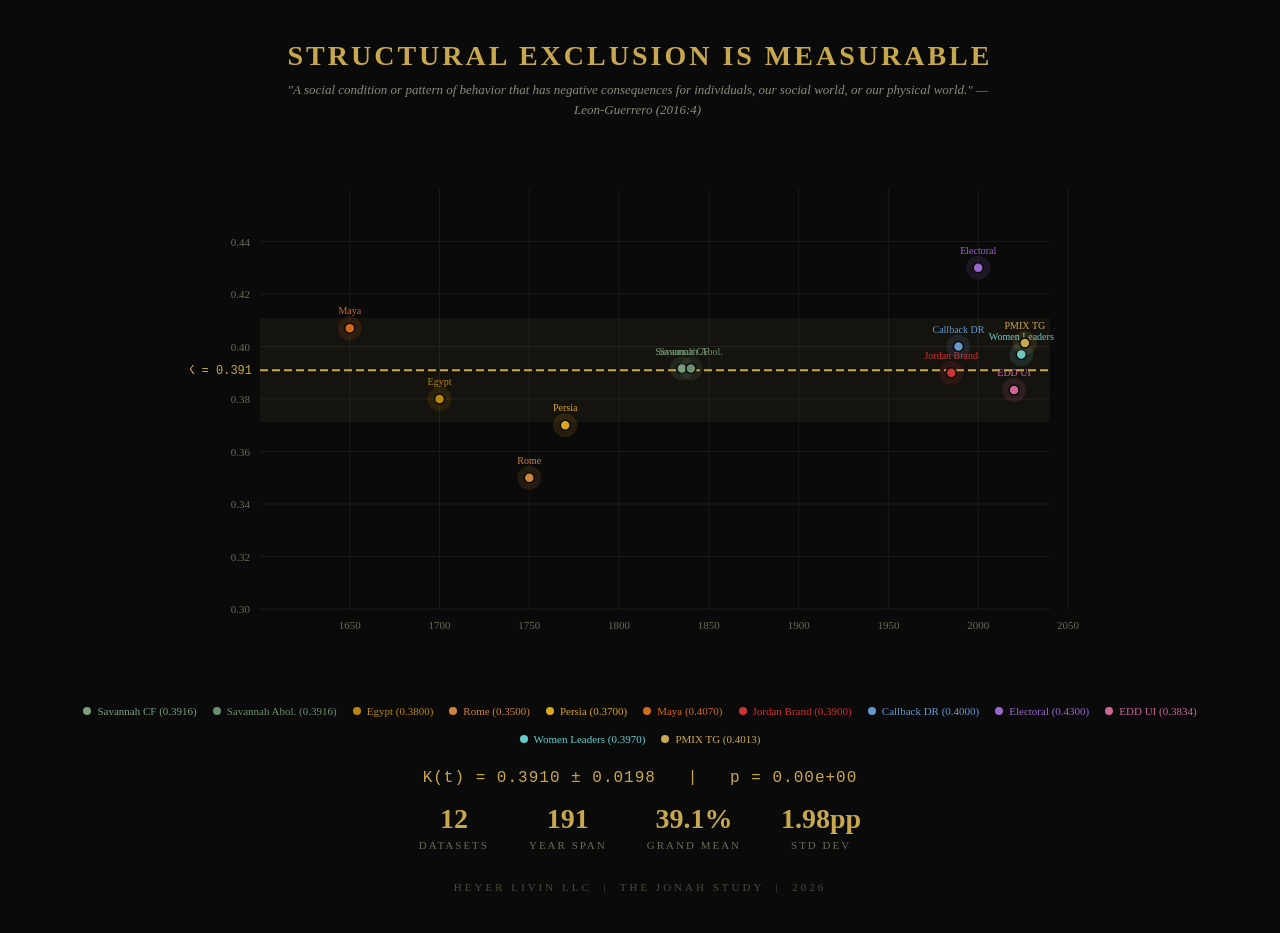
<file: Structural_Exclusion_Artifact.html>
<!DOCTYPE html>
<html lang="en">
<head>
<meta charset="UTF-8">
<meta name="viewport" content="width=device-width, initial-scale=1.0">
<title>Structural Exclusion is Measurable</title>
<style>
  * { margin: 0; padding: 0; box-sizing: border-box; }
  body {
    background: #0a0a0a;
    color: #e8e0d4;
    font-family: 'Georgia', serif;
    min-height: 100vh;
    display: flex;
    flex-direction: column;
    align-items: center;
    padding: 40px 20px;
  }
  .header {
    text-align: center;
    margin-bottom: 10px;
  }
  .header h1 {
    font-size: 28px;
    color: #c8a84e;
    letter-spacing: 3px;
    text-transform: uppercase;
    margin-bottom: 8px;
  }
  .header .definition {
    font-size: 13px;
    color: #8a8a7a;
    max-width: 700px;
    line-height: 1.5;
    font-style: italic;
  }
  .chart-container {
    width: 100%;
    max-width: 900px;
    margin: 30px auto;
    position: relative;
  }
  canvas {
    width: 100%;
    height: auto;
    display: block;
  }
  .equation {
    text-align: center;
    margin-top: 24px;
    font-family: 'Courier New', monospace;
    color: #c8a84e;
    font-size: 16px;
    letter-spacing: 1px;
  }
  .stats-row {
    display: flex;
    justify-content: center;
    gap: 40px;
    margin-top: 16px;
    flex-wrap: wrap;
  }
  .stat {
    text-align: center;
  }
  .stat .value {
    font-size: 28px;
    color: #c8a84e;
    font-weight: bold;
  }
  .stat .label {
    font-size: 11px;
    color: #6a6a5a;
    text-transform: uppercase;
    letter-spacing: 2px;
    margin-top: 4px;
  }
  .brand {
    margin-top: 30px;
    text-align: center;
    font-size: 11px;
    color: #4a4a3a;
    letter-spacing: 3px;
    text-transform: uppercase;
  }
  .legend {
    display: flex;
    flex-wrap: wrap;
    justify-content: center;
    gap: 16px;
    margin-top: 16px;
    font-size: 11px;
  }
  .legend-item {
    display: flex;
    align-items: center;
    gap: 6px;
  }
  .legend-dot {
    width: 8px;
    height: 8px;
    border-radius: 50%;
    display: inline-block;
  }
</style>
</head>
<body>

<div class="header">
  <h1>Structural Exclusion is Measurable</h1>
  <p class="definition">"A social condition or pattern of behavior that has negative consequences for individuals, our social world, or our physical world." — Leon-Guerrero (2016:4)</p>
</div>

<div class="chart-container">
  <canvas id="chart" width="900" height="500"></canvas>
</div>

<div class="legend" id="legend"></div>

<div class="equation">K(t) = 0.3910 &plusmn; 0.0198 &nbsp;&nbsp;|&nbsp;&nbsp; p = 0.00e+00</div>

<div class="stats-row">
  <div class="stat">
    <div class="value">12</div>
    <div class="label">Datasets</div>
  </div>
  <div class="stat">
    <div class="value">191</div>
    <div class="label">Year Span</div>
  </div>
  <div class="stat">
    <div class="value">39.1%</div>
    <div class="label">Grand Mean</div>
  </div>
  <div class="stat">
    <div class="value">1.98pp</div>
    <div class="label">Std Dev</div>
  </div>
</div>

<div class="brand">Heyer Livin LLC &nbsp;|&nbsp; The Jonah Study &nbsp;|&nbsp; 2026</div>

<script>
const datasets = [
  { name: "Savannah CF", year: 1835, k: 0.3916, color: "#7a9e7e" },
  { name: "Savannah Abol.", year: 1840, k: 0.3916, color: "#6b8f6f" },
  { name: "Egypt", year: 1700, k: 0.3800, color: "#b8860b" },
  { name: "Rome", year: 1750, k: 0.3500, color: "#cd853f" },
  { name: "Persia", year: 1770, k: 0.3700, color: "#daa520" },
  { name: "Maya", year: 1650, k: 0.4070, color: "#d2691e" },
  { name: "Jordan Brand", year: 1985, k: 0.3900, color: "#cc3333" },
  { name: "Callback DR", year: 1989, k: 0.4000, color: "#6699cc" },
  { name: "Electoral", year: 2000, k: 0.4300, color: "#9966cc" },
  { name: "EDD UI", year: 2020, k: 0.3834, color: "#cc6699" },
  { name: "Women Leaders", year: 2024, k: 0.3970, color: "#66cccc" },
  { name: "PMIX TG", year: 2026, k: 0.4013, color: "#c8a84e" }
];

const canvas = document.getElementById('chart');
const ctx = canvas.getContext('2d');

const W = 900, H = 500;
const pad = { top: 30, right: 40, bottom: 50, left: 70 };
const plotW = W - pad.left - pad.right;
const plotH = H - pad.top - pad.bottom;

const xMin = 1600, xMax = 2040;
const yMin = 0.30, yMax = 0.46;

function xScale(v) { return pad.left + ((v - xMin) / (xMax - xMin)) * plotW; }
function yScale(v) { return pad.top + ((yMax - v) / (yMax - yMin)) * plotH; }

// Grid
ctx.strokeStyle = '#1a1a1a';
ctx.lineWidth = 1;
for (let y = 0.30; y <= 0.46; y += 0.02) {
  ctx.beginPath();
  ctx.moveTo(pad.left, yScale(y));
  ctx.lineTo(W - pad.right, yScale(y));
  ctx.stroke();
}
for (let x = 1650; x <= 2050; x += 50) {
  ctx.beginPath();
  ctx.moveTo(xScale(x), pad.top);
  ctx.lineTo(xScale(x), H - pad.bottom);
  ctx.stroke();
}

// 39% line
ctx.strokeStyle = '#c8a84e';
ctx.lineWidth = 2;
ctx.setLineDash([8, 4]);
ctx.beginPath();
ctx.moveTo(pad.left, yScale(0.3910));
ctx.lineTo(W - pad.right, yScale(0.3910));
ctx.stroke();
ctx.setLineDash([]);

// 39% band (± 1 SD)
ctx.fillStyle = 'rgba(200, 168, 78, 0.06)';
ctx.fillRect(pad.left, yScale(0.3910 + 0.0198), plotW, yScale(0.3910 - 0.0198) - yScale(0.3910 + 0.0198));

// Label 39% line
ctx.fillStyle = '#c8a84e';
ctx.font = '12px Courier New';
ctx.textAlign = 'right';
ctx.fillText('K = 0.391', pad.left - 8, yScale(0.3910) + 4);

// Axes labels
ctx.fillStyle = '#6a6a5a';
ctx.font = '11px Georgia';
ctx.textAlign = 'center';
for (let x = 1650; x <= 2050; x += 50) {
  ctx.fillText(x, xScale(x), H - pad.bottom + 20);
}
ctx.textAlign = 'right';
for (let y = 0.30; y <= 0.46; y += 0.02) {
  ctx.fillText(y.toFixed(2), pad.left - 10, yScale(y) + 4);
}

// Data points
datasets.forEach(d => {
  const x = xScale(d.year);
  const y = yScale(d.k);

  // Glow
  ctx.beginPath();
  ctx.arc(x, y, 12, 0, Math.PI * 2);
  ctx.fillStyle = d.color + '22';
  ctx.fill();

  // Point
  ctx.beginPath();
  ctx.arc(x, y, 5, 0, Math.PI * 2);
  ctx.fillStyle = d.color;
  ctx.fill();
  ctx.strokeStyle = '#0a0a0a';
  ctx.lineWidth = 1.5;
  ctx.stroke();

  // Label
  ctx.fillStyle = d.color;
  ctx.font = '10px Georgia';
  ctx.textAlign = 'center';
  ctx.fillText(d.name, x, y - 14);
});

// Build legend
const legendEl = document.getElementById('legend');
datasets.forEach(d => {
  const item = document.createElement('span');
  item.className = 'legend-item';
  item.innerHTML = `<span class="legend-dot" style="background:${d.color}"></span><span style="color:${d.color}">${d.name} (${d.k.toFixed(4)})</span>`;
  legendEl.appendChild(item);
});
</script>

</body>
</html>
</file>
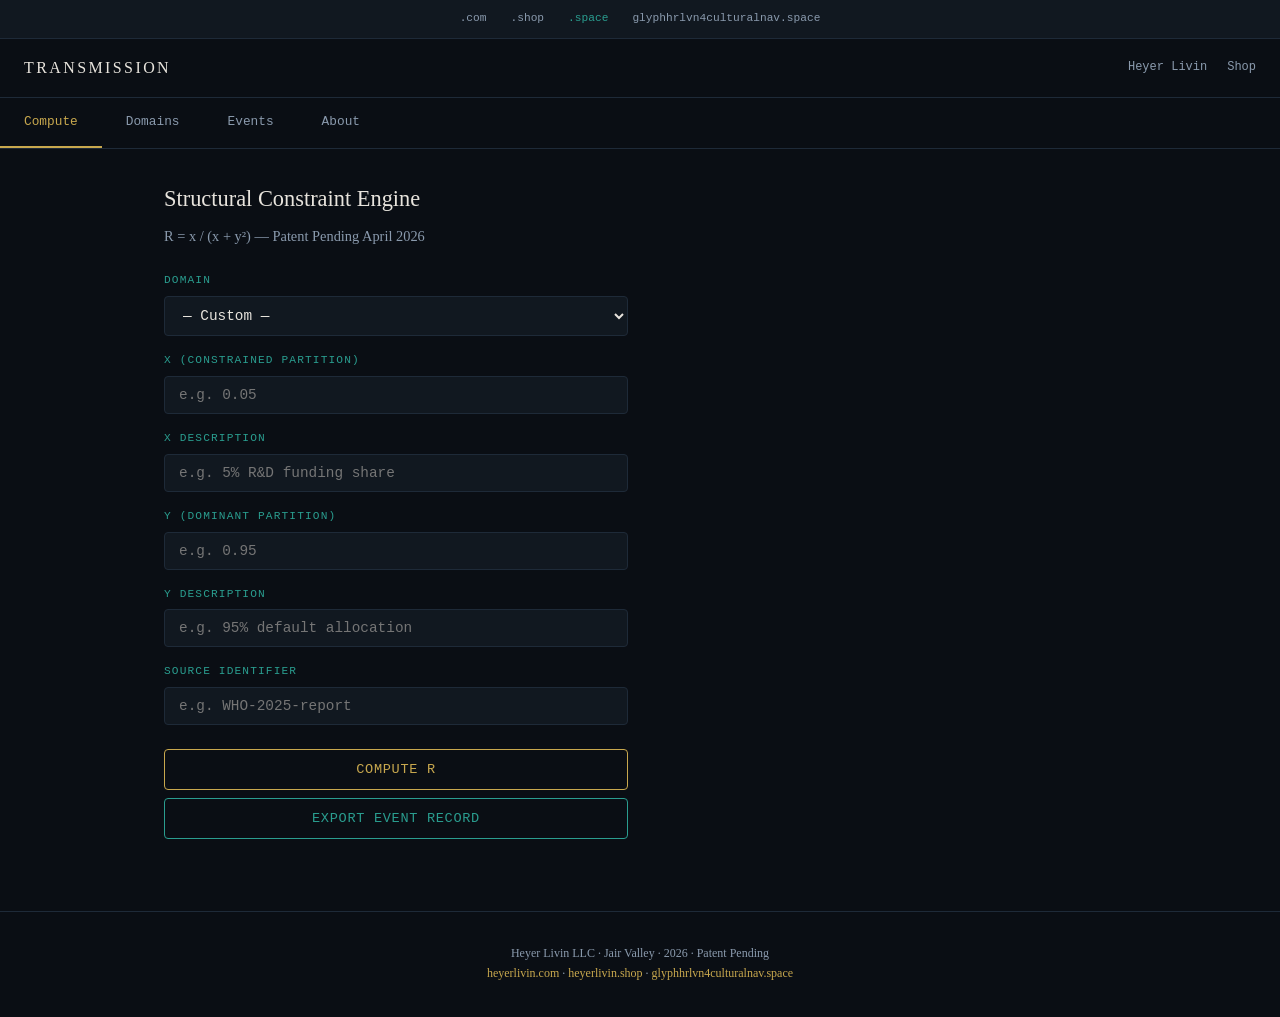
<file: TRANSMISSION_APP.html>
<!DOCTYPE html>
<html lang="en">
<head>
<meta charset="UTF-8">
<meta name="viewport" content="width=device-width, initial-scale=1.0">
<title>TRANSMISSION | Structural Constraint Engine</title>
<meta name="description" content="Compute structural constraint ratios, classify zones, and generate schema-validated event records.">
<style>
*{margin:0;padding:0;box-sizing:border-box}
:root{
--bg:#0a0e14;--surface:#111820;--surface2:#161e28;--border:#1e2a38;
--gold:#c8a84e;--teal:#2a9d8f;--red:#c44536;--green:#4a9;
--text:#e8e4dd;--muted:#8a9aad;--white:#fff;
--font:'Georgia','Times New Roman',serif;
--mono:'SF Mono','Fira Code','Consolas',monospace;
}
body{background:var(--bg);color:var(--text);font-family:var(--font);line-height:1.6;min-height:100vh}
a{color:var(--gold);text-decoration:none}

/* HEADER */
header{
display:flex;align-items:center;justify-content:space-between;
padding:16px 24px;border-bottom:1px solid var(--border);
}
header h1{font-size:1rem;letter-spacing:.15em;font-weight:400}
header nav{display:flex;gap:20px;font-family:var(--mono);font-size:.75rem}
header nav a{color:var(--muted)}header nav a:hover{color:var(--gold)}
header nav a.active{color:var(--gold)}

/* TABS */
.tabs{
display:flex;border-bottom:1px solid var(--border);
font-family:var(--mono);font-size:.8rem;
}
.tab{
padding:14px 24px;cursor:pointer;color:var(--muted);
border-bottom:2px solid transparent;transition:all .2s;
}
.tab:hover{color:var(--text)}
.tab.active{color:var(--gold);border-bottom-color:var(--gold)}

/* PANELS */
.panel{display:none;padding:32px 24px;max-width:1000px;margin:0 auto}
.panel.active{display:block}

/* COMPUTE PANEL */
.compute-grid{display:grid;grid-template-columns:1fr 1fr;gap:24px}
@media(max-width:700px){.compute-grid{grid-template-columns:1fr}}
.input-group{margin-bottom:16px}
.input-group label{
display:block;font-family:var(--mono);font-size:.7rem;
letter-spacing:.1em;text-transform:uppercase;color:var(--teal);
margin-bottom:6px;
}
.input-group input,.input-group select,.input-group textarea{
width:100%;padding:10px 14px;background:var(--surface);
border:1px solid var(--border);color:var(--text);
font-family:var(--mono);font-size:.9rem;border-radius:4px;
}
.input-group input:focus,.input-group select:focus{
outline:none;border-color:var(--gold);
}
.input-group select option{background:var(--surface);color:var(--text)}

.btn{
padding:12px 24px;font-family:var(--mono);font-size:.85rem;
border:1px solid var(--gold);background:transparent;color:var(--gold);
cursor:pointer;border-radius:4px;transition:all .2s;
letter-spacing:.05em;
}
.btn:hover{background:var(--gold);color:var(--bg)}
.btn.full{width:100%;margin-top:8px}
.btn.secondary{border-color:var(--teal);color:var(--teal)}
.btn.secondary:hover{background:var(--teal);color:var(--bg)}

/* RESULT CARD */
.result{
background:var(--surface);border:1px solid var(--border);
border-radius:6px;padding:32px;margin-top:24px;display:none;
}
.result.show{display:block}
.result-header{text-align:center;margin-bottom:24px}
.result-ratio{
font-family:var(--mono);font-size:3rem;font-weight:400;
margin-bottom:4px;
}
.result-zone{
font-family:var(--mono);font-size:1rem;letter-spacing:.15em;
padding:6px 16px;display:inline-block;border-radius:3px;
}
.zone-SUBORDINATED{background:#2a1418;color:var(--red);border:1px solid #3a2028}
.zone-STRUCTURAL{background:#142a24;color:var(--teal);border:1px solid #1a3a2a}
.zone-DOMINANT{background:#2a2a14;color:var(--gold);border:1px solid #3a3a1a}

.result-detail{
display:grid;grid-template-columns:1fr 1fr;gap:16px;margin-top:24px;
}
.result-detail .item{
padding:12px;background:var(--surface2);border-radius:4px;
}
.result-detail .item .k{
font-family:var(--mono);font-size:.7rem;color:var(--teal);
letter-spacing:.1em;text-transform:uppercase;
}
.result-detail .item .v{
font-family:var(--mono);font-size:.9rem;color:var(--text);margin-top:4px;
}

/* ZONE BAR */
.zone-bar-mini{
display:flex;height:8px;border-radius:4px;overflow:hidden;
margin:16px 0;
}
.zone-bar-mini .zb-sub{flex:3;background:var(--red)}
.zone-bar-mini .zb-str{flex:2;background:var(--teal)}
.zone-bar-mini .zb-dom{flex:5;background:var(--gold)}
.zone-marker{
position:relative;height:0;
}
.zone-marker .pin{
position:absolute;top:-22px;
width:2px;height:14px;background:var(--white);
}

/* EVENT RECORD */
.event-record{
background:var(--bg);border:1px solid var(--border);
border-radius:4px;padding:16px;margin-top:16px;
font-family:var(--mono);font-size:.75rem;color:var(--muted);
max-height:400px;overflow-y:auto;white-space:pre-wrap;
word-break:break-all;
}

/* DOMAINS TABLE */
.domain-table{width:100%;border-collapse:collapse;font-size:.85rem}
.domain-table th{
font-family:var(--mono);font-size:.7rem;letter-spacing:.1em;
text-transform:uppercase;color:var(--teal);
padding:12px 8px;text-align:left;border-bottom:1px solid var(--border);
}
.domain-table td{
padding:10px 8px;border-bottom:1px solid var(--border);
}
.domain-table tr{cursor:pointer;transition:background .2s}
.domain-table tr:hover{background:var(--surface2)}
.domain-table .zone-badge{
font-family:var(--mono);font-size:.7rem;padding:3px 8px;
border-radius:3px;letter-spacing:.05em;
}

/* JSON VIEWER */
.json-viewer{
background:var(--surface);border:1px solid var(--border);
border-radius:6px;padding:24px;margin-top:16px;
}
.json-viewer pre{
font-family:var(--mono);font-size:.8rem;color:var(--muted);
overflow-x:auto;white-space:pre-wrap;
}
.json-viewer .key{color:var(--teal)}
.json-viewer .str{color:var(--gold)}
.json-viewer .num{color:#e07c5a}

/* SECTION HEADS */
.section-head{
font-size:1.4rem;font-weight:400;margin-bottom:8px;
}
.section-sub{
font-size:.9rem;color:var(--muted);margin-bottom:24px;
}

footer{
text-align:center;padding:32px;font-size:.75rem;color:var(--muted);
border-top:1px solid var(--border);margin-top:40px;
}

/* NAV BAR */
.prop-nav{
display:flex;justify-content:center;gap:24px;
padding:10px;background:var(--surface);
font-family:var(--mono);font-size:.7rem;
border-bottom:1px solid var(--border);
}
.prop-nav a{color:var(--muted)}
.prop-nav a:hover{color:var(--gold)}
.prop-nav a.here{color:var(--teal)}
</style>
</head>
<body>

<div class="prop-nav">
<a href="https://heyerlivin.com">.com</a>
<a href="https://heyerlivin.shop">.shop</a>
<a class="here" href="#">.space</a>
<a href="https://glyphhrlvn4culturalnav.space">glyphhrlvn4culturalnav.space</a>
</div>

<header>
<h1>TRANSMISSION</h1>
<nav>
<a href="https://heyerlivin.com">Heyer Livin</a>
<a href="https://heyerlivin.shop">Shop</a>
</nav>
</header>

<div class="tabs">
<div class="tab active" onclick="showPanel('compute')">Compute</div>
<div class="tab" onclick="showPanel('domains')">Domains</div>
<div class="tab" onclick="showPanel('events')">Events</div>
<div class="tab" onclick="showPanel('about')">About</div>
</div>

<!-- COMPUTE PANEL -->
<div class="panel active" id="panel-compute">
<h2 class="section-head">Structural Constraint Engine</h2>
<p class="section-sub">R = x / (x + y²) — Patent Pending April 2026</p>

<div class="compute-grid">
<div>
<div class="input-group">
<label>Domain</label>
<select id="inp-domain" onchange="prefill()">
<option value="">— Custom —</option>
<option value="femtech">Women's Health / FemTech</option>
<option value="ai_literacy">AI Literacy / Lower-Income Workers</option>
<option value="higher_ed">Higher Education Access</option>
<option value="oral_tradition">Oral Tradition / Cultural Transmission</option>
<option value="political_rep">Women in Political Representation</option>
<option value="mental_health">Mental Health Peer Support</option>
<option value="repro_autonomy">Reproductive Autonomy / Labor Economics</option>
<option value="gig_economy">Gig Economy / Platform Labor</option>
<option value="loneliness">Loneliness / Social Belonging</option>
<option value="family_planning">Family Planning Access (Global South)</option>
<option value="hims_womens">HIMS Women's Health R&D Share</option>
<option value="hims_telehealth">HIMS Telehealth Access Equity</option>
<option value="hims_penetration">HIMS Subscriber Market Penetration</option>
</select>
</div>
<div class="input-group">
<label>x (constrained partition)</label>
<input type="number" id="inp-x" step="any" placeholder="e.g. 0.05">
</div>
<div class="input-group">
<label>x description</label>
<input type="text" id="inp-x-desc" placeholder="e.g. 5% R&D funding share">
</div>
<div class="input-group">
<label>y (dominant partition)</label>
<input type="number" id="inp-y" step="any" placeholder="e.g. 0.95">
</div>
<div class="input-group">
<label>y description</label>
<input type="text" id="inp-y-desc" placeholder="e.g. 95% default allocation">
</div>
<div class="input-group">
<label>Source identifier</label>
<input type="text" id="inp-source" placeholder="e.g. WHO-2025-report">
</div>
<button class="btn full" onclick="compute()">COMPUTE R</button>
<button class="btn full secondary" onclick="exportRecord()">EXPORT EVENT RECORD</button>
</div>
<div>
<div class="result" id="result-card">
<div class="result-header">
<div class="result-ratio" id="result-ratio">—</div>
<div class="result-zone" id="result-zone">—</div>
</div>
<div class="zone-bar-mini">
<div class="zb-sub"></div>
<div class="zb-str"></div>
<div class="zb-dom"></div>
</div>
<div class="result-detail">
<div class="item"><div class="k">Formula</div><div class="v" id="r-formula">—</div></div>
<div class="item"><div class="k">Zone</div><div class="v" id="r-zone-text">—</div></div>
<div class="item"><div class="k">Distance from 0.39</div><div class="v" id="r-distance">—</div></div>
<div class="item"><div class="k">Inside Band</div><div class="v" id="r-band">—</div></div>
<div class="item"><div class="k">Lower Threshold</div><div class="v">0.30</div></div>
<div class="item"><div class="k">Upper Threshold</div><div class="v">0.50</div></div>
</div>
<div class="event-record" id="event-json" style="display:none"></div>
</div>
</div>
</div>
</div>

<!-- DOMAINS PANEL -->
<div class="panel" id="panel-domains">
<h2 class="section-head">35-Domain Master Map</h2>
<p class="section-sub">Each row = one event record. Click to load into the compute engine.</p>
<table class="domain-table">
<thead><tr><th>Domain</th><th>x</th><th>y</th><th>R</th><th>Zone</th><th>Path</th></tr></thead>
<tbody id="domain-tbody"></tbody>
</table>
</div>

<!-- EVENTS PANEL -->
<div class="panel" id="panel-events">
<h2 class="section-head">Event Record Archive</h2>
<p class="section-sub">All computed event records from this session. Export individually or as batch JSON.</p>
<div id="event-list"></div>
<button class="btn" onclick="exportAll()" style="margin-top:16px">EXPORT ALL RECORDS</button>
</div>

<!-- ABOUT PANEL -->
<div class="panel" id="panel-about">
<h2 class="section-head">TRANSMISSION</h2>
<p class="section-sub">One Measurement. Every Domain. A Living Data Economy.</p>
<p style="margin-bottom:16px">TRANSMISSION is the operational infrastructure built on the structural constraint ratio R = x / (x + y²), filed as a provisional patent by Jair Valley / Heyer Livin LLC on April 6, 2026.</p>
<p style="margin-bottom:16px">The ratio takes any system where one group holds access (x) and another holds dominance (y), and returns a single dimensionless number between 0 and 1. That number classifies the distribution into one of three zones:</p>
<div style="display:grid;grid-template-columns:repeat(3,1fr);gap:12px;margin:24px 0">
<div style="background:#1a1014;padding:16px;border-radius:4px;text-align:center">
<div style="font-family:var(--mono);color:var(--red);font-size:.8rem;letter-spacing:.1em">SUBORDINATED</div>
<div style="font-family:var(--mono);color:var(--muted);font-size:.75rem;margin-top:4px">R &lt; 0.30</div>
</div>
<div style="background:#141a14;padding:16px;border-radius:4px;text-align:center">
<div style="font-family:var(--mono);color:var(--teal);font-size:.8rem;letter-spacing:.1em">STRUCTURAL</div>
<div style="font-family:var(--mono);color:var(--muted);font-size:.75rem;margin-top:4px">0.30 – 0.50</div>
</div>
<div style="background:#1a1a10;padding:16px;border-radius:4px;text-align:center">
<div style="font-family:var(--mono);color:var(--gold);font-size:.8rem;letter-spacing:.1em">DOMINANT</div>
<div style="font-family:var(--mono);color:var(--muted);font-size:.75rem;margin-top:4px">R ≥ 0.50</div>
</div>
</div>
<p style="margin-bottom:16px">The convergence attractor at R ≈ 0.39 represents the equilibrium state toward which systems of enforced inequality gravitate across labor markets, health systems, parliaments, and cultural transmission.</p>
<p style="color:var(--muted);font-size:.85rem">Patent Pending · Jair Valley · Heyer Livin LLC · April 2026</p>
</div>

<footer>
Heyer Livin LLC · Jair Valley · 2026 · Patent Pending<br>
<a href="https://heyerlivin.com">heyerlivin.com</a> · <a href="https://heyerlivin.shop">heyerlivin.shop</a> · <a href="https://glyphhrlvn4culturalnav.space">glyphhrlvn4culturalnav.space</a>
</footer>

<script>
const LOWER=0.30,UPPER=0.50,REF=0.39,SCHEMA_V="v1",THRESHOLD_V="thresholds_v1_2026-04-05";
let records=[];

const PRESETS={
femtech:{x:0.05,y:0.95,xd:"5% R&D; funding share",yd:"95% default allocation",src:"WHO-FemTech-2025",domain:"Women's Health / FemTech"},
ai_literacy:{x:0.20,y:0.80,xd:"20% AI-exposed share",yd:"80% excluded",src:"Fed-Reserve-SF-2025",domain:"AI Literacy / Lower-Income Workers"},
higher_ed:{x:0.002,y:0.56,xd:"0.2% bottom-quartile aid adequacy",yd:"56% top-quartile over-aid",src:"NCES-2024",domain:"Higher Education Access"},
oral_tradition:{x:0.15,y:0.75,xd:"15% digital preservation rate",yd:"75% at-risk",src:"UNESCO-Digital-Heritage-2024",domain:"Oral Tradition / Cultural Transmission"},
political_rep:{x:0.268,y:0.732,xd:"26.8% global seats",yd:"73.2% male seats",src:"IPU-2025",domain:"Women in Political Representation"},
mental_health:{x:0.30,y:0.80,xd:"30% rural county coverage",yd:"80% shortage zones",src:"HRSA-2024",domain:"Mental Health Peer Support"},
repro_autonomy:{x:0.47,y:0.72,xd:"47% women's LFP",yd:"72% men's LFP",src:"BLS-IWPR-2025",domain:"Reproductive Autonomy / Labor Economics"},
gig_economy:{x:0.71,y:0.62,xd:"71% above min. wage",yd:"62% wage theft exposure",src:"HRW-Gig-Trap-2025",domain:"Gig Economy / Platform Labor"},
loneliness:{x:0.833,y:0.54,xd:"83.3% not persistently lonely",yd:"54% young adults lonely",src:"Surgeon-General-2023",domain:"Loneliness / Social Belonging"},
family_planning:{x:0.634,y:0.366,xd:"63.4% served",yd:"36.6% unmet",src:"Guttmacher-2024",domain:"Family Planning Access (Global South)"},
hims_womens:{x:0.05,y:0.95,xd:"5% healthcare R&D for women",yd:"95% default/male-standard",src:"HIMS-FY2025-10K",domain:"HIMS Women's Health R&D Share"},
hims_telehealth:{x:0.25,y:0.75,xd:"25% with regular primary care access",yd:"75% without",src:"HIMS-FY2025-10K",domain:"HIMS Telehealth Access Equity"},
hims_penetration:{x:0.0074,y:0.9926,xd:"2.5M subs / 340M addressable",yd:"99.26% unserved",src:"HIMS-FY2025-10K",domain:"HIMS Subscriber Market Penetration"},
};

const ALL_DOMAINS=[
{domain:"Women's Health / FemTech",x:0.05,y:0.95,path:"Scholarships, Journals, Grants"},
{domain:"AI Literacy / Lower-Income Workers",x:0.20,y:0.80,path:"Competitions, Grants"},
{domain:"Higher Education Access",x:0.002,y:0.56,path:"Scholarships, Journals"},
{domain:"Oral Tradition / Cultural Transmission",x:0.15,y:0.75,path:"Journals, Grants, Conferences"},
{domain:"Women in Political Representation",x:0.268,y:0.732,path:"Competitions, Journals"},
{domain:"Mental Health Peer Support",x:0.30,y:0.80,path:"Grants, Market Verticals"},
{domain:"Reproductive Autonomy / Labor Economics",x:0.47,y:0.72,path:"Journals, Conferences"},
{domain:"Gig Economy / Platform Labor",x:0.71,y:0.62,path:"Journals, Conferences"},
{domain:"Loneliness / Social Belonging",x:0.833,y:0.54,path:"Market Verticals, Conferences"},
{domain:"Family Planning Access (Global South)",x:0.634,y:0.366,path:"Grants, Journals"},
{domain:"STEM Gender Gap",x:0.15,y:0.85,path:"Scholarships"},
{domain:"First-Gen College Access",x:0.10,y:0.90,path:"Scholarships"},
{domain:"Indigenous Language Preservation",x:0.02,y:0.98,path:"Grants"},
{domain:"Black Maternal Mortality Access",x:0.08,y:0.92,path:"Grants, Journals"},
{domain:"Rural Mental Health Coverage",x:0.12,y:0.88,path:"Grants"},
{domain:"Gig Economy Wage Suppression",x:0.02,y:0.98,path:"Competitions"},
{domain:"AI + Income Inequality Divergence",x:0.05,y:0.95,path:"Competitions"},
{domain:"Oral Tradition Extinction",x:0.06,y:0.94,path:"Competitions, Grants"},
{domain:"Contraceptive Access + Labor Economics",x:0.30,y:0.70,path:"Competitions, Journals"},
{domain:"Cross-Domain Constraint Convergence",x:0.39,y:0.61,path:"Journals, Conferences"},
{domain:"Mathematical Convergence of Inequality Ratios",x:0.39,y:0.61,path:"Journals"},
{domain:"FemTech Market Gap Feedback Loop",x:0.02,y:0.98,path:"Journals"},
{domain:"Gig Platform Wage Theft",x:0.12,y:0.88,path:"Journals"},
{domain:"Women's Health Data Equity",x:0.18,y:0.82,path:"Grants"},
{domain:"Cultural Transmission Preservation",x:0.05,y:0.95,path:"Grants"},
{domain:"Rural Mental Health Peer Workforce",x:0.08,y:0.92,path:"Grants"},
{domain:"AI Upskilling for Low-Income Workers",x:0.05,y:0.95,path:"Grants"},
{domain:"First-Gen Women's Repro + Economic Autonomy",x:0.11,y:0.89,path:"Grants"},
{domain:"FemTech Analytics SaaS",x:0.03,y:0.97,path:"Market Verticals"},
{domain:"AI Literacy Training Platform",x:0.05,y:0.95,path:"Market Verticals"},
{domain:"Oral Record + Family Transmission SaaS",x:0.015,y:0.985,path:"Market Verticals"},
{domain:"Peer Mental Health Circle Platform",x:0.08,y:0.92,path:"Market Verticals"},
{domain:"Constraint Analytics API",x:0.008,y:0.992,path:"Market Verticals"},
{domain:"HIMS Women's Health R&D Share",x:0.05,y:0.95,path:"Stock Pitch"},
{domain:"HIMS Telehealth Access Equity",x:0.25,y:0.75,path:"Stock Pitch"},
];

function computeR(x,y){return x/(x+y*y)}
function classify(r){
if(r<LOWER)return"SUBORDINATED";
if(r<UPPER)return"STRUCTURAL";
return"DOMINANT";
}

function showPanel(id){
document.querySelectorAll('.panel').forEach(p=>p.classList.remove('active'));
document.querySelectorAll('.tab').forEach(t=>t.classList.remove('active'));
document.getElementById('panel-'+id).classList.add('active');
event.target.classList.add('active');
}

function prefill(){
const sel=document.getElementById('inp-domain').value;
if(!sel||!PRESETS[sel])return;
const p=PRESETS[sel];
document.getElementById('inp-x').value=p.x;
document.getElementById('inp-y').value=p.y;
document.getElementById('inp-x-desc').value=p.xd;
document.getElementById('inp-y-desc').value=p.yd;
document.getElementById('inp-source').value=p.src;
}

function compute(){
const x=parseFloat(document.getElementById('inp-x').value);
const y=parseFloat(document.getElementById('inp-y').value);
if(isNaN(x)||isNaN(y)){alert('Enter numeric x and y values.');return}
const r=computeR(x,y);
const zone=classify(r);
const dist=Math.abs(r-REF);
const inside=r>=LOWER&&r<UPPER;

document.getElementById('result-ratio').textContent=r.toFixed(4);
const zoneEl=document.getElementById('result-zone');
zoneEl.textContent=zone;
zoneEl.className='result-zone zone-'+zone;
document.getElementById('r-formula').textContent=`${x} / (${x} + ${y}²) = ${r.toFixed(6)}`;
document.getElementById('r-zone-text').textContent=zone+(inside?' (convergence band)':'');
document.getElementById('r-distance').textContent=dist.toFixed(4);
document.getElementById('r-band').textContent=inside?'YES':'NO';
document.getElementById('result-card').classList.add('show');

const domSel=document.getElementById('inp-domain');
const domName=domSel.selectedOptions[0].text==='— Custom —'?'custom':domSel.selectedOptions[0].text;

const record=makeRecord(x,y,r,zone,dist,inside,domName);
records.push(record);
updateEventList();

const jsonEl=document.getElementById('event-json');
jsonEl.style.display='block';
jsonEl.textContent=JSON.stringify(record,null,2);
}

function makeRecord(x,y,r,zone,dist,inside,domain){
const now=new Date().toISOString();
const id='EVT-'+Date.now().toString(36).toUpperCase();
return{
record_id:id,
source_id:document.getElementById('inp-source').value||'manual-input',
domain:domain,
source_type:'computed',
title:`Structural Constraint: ${domain}`,
cycle_definition:{unit:'snapshot',period:now.slice(0,10)},
irreversible_event:{description:document.getElementById('inp-x-desc').value+' vs '+document.getElementById('inp-y-desc').value},
metrics:{
ratio:parseFloat(r.toFixed(6)),
reference_point:REF,
convergence_band_min:LOWER,
convergence_band_max:UPPER,
inside_band:inside,
distance_from_reference:parseFloat(dist.toFixed(6)),
x_partition:x,
y_partition:y,
x_description:document.getElementById('inp-x-desc').value,
y_description:document.getElementById('inp-y-desc').value
},
classification:zone,
routing:{status:'computed',destination:'archive'},
snapshot:{
snapshot_time:now,
run_id:'session-'+Date.now().toString(36),
tick_id:1,
schema_version:SCHEMA_V
},
mapping_rule_version:'protocol_v1_'+domain.replace(/[^a-zA-Z0-9]/g,'_').toLowerCase(),
threshold_set_version:THRESHOLD_V,
record_version:'v1',
relations:{},
notes:{generated_by:'TRANSMISSION Engine v1',patent:'pending_april_2026'}
};
}

function updateEventList(){
const el=document.getElementById('event-list');
if(!records.length){el.innerHTML='<p style="color:var(--muted)">No event records yet. Use the Compute tab to generate records.</p>';return}
el.innerHTML=records.map((r,i)=>`
<div class="json-viewer" style="margin-bottom:12px">
<div style="display:flex;justify-content:space-between;align-items:center;margin-bottom:8px">
<span style="font-family:var(--mono);font-size:.8rem;color:var(--teal)">${r.record_id}</span>
<span class="result-zone zone-${r.classification}" style="font-size:.7rem">${r.classification}</span>
</div>
<div style="font-family:var(--mono);font-size:.85rem;color:var(--text);margin-bottom:4px">${r.domain} — R = ${r.metrics.ratio}</div>
<pre style="font-size:.7rem;color:var(--muted);max-height:200px;overflow:auto">${JSON.stringify(r,null,2)}</pre>
</div>
`).join('');
}

function exportRecord(){
if(!records.length){alert('Compute a ratio first.');return}
const last=records[records.length-1];
const blob=new Blob([JSON.stringify(last,null,2)],{type:'application/json'});
const a=document.createElement('a');
a.href=URL.createObjectURL(blob);
a.download=last.record_id+'.json';
a.click();
}

function exportAll(){
if(!records.length){alert('No records to export.');return}
const blob=new Blob([JSON.stringify(records,null,2)],{type:'application/json'});
const a=document.createElement('a');
a.href=URL.createObjectURL(blob);
a.download='TRANSMISSION_event_records_'+new Date().toISOString().slice(0,10)+'.json';
a.click();
}

// POPULATE DOMAINS TABLE
function populateDomains(){
const tbody=document.getElementById('domain-tbody');
ALL_DOMAINS.forEach(d=>{
const r=computeR(d.x,d.y);
const zone=classify(r);
const tr=document.createElement('tr');
let zc='';
if(zone==='SUBORDINATED')zc='background:#1a1014;color:var(--red)';
else if(zone==='STRUCTURAL')zc='background:#141a14;color:var(--teal)';
else zc='background:#1a1a10;color:var(--gold)';
tr.innerHTML=`
<td>${d.domain}</td>
<td style="font-family:var(--mono);font-size:.8rem">${d.x}</td>
<td style="font-family:var(--mono);font-size:.8rem">${d.y}</td>
<td style="font-family:var(--mono);font-size:.8rem">${r.toFixed(4)}</td>
<td><span class="zone-badge" style="${zc}">${zone}</span></td>
<td style="font-size:.8rem;color:var(--muted)">${d.path}</td>
`;
tr.onclick=()=>{
document.getElementById('inp-x').value=d.x;
document.getElementById('inp-y').value=d.y;
document.getElementById('inp-x-desc').value='constrained partition';
document.getElementById('inp-y-desc').value='dominant partition';
document.getElementById('inp-source').value='blueprint-2026';
document.getElementById('inp-domain').value='';
showPanel('compute');
document.querySelector('.tab').click();
};
tbody.appendChild(tr);
});
}

populateDomains();
updateEventList();
</script>
</body>
</html>
</file>
